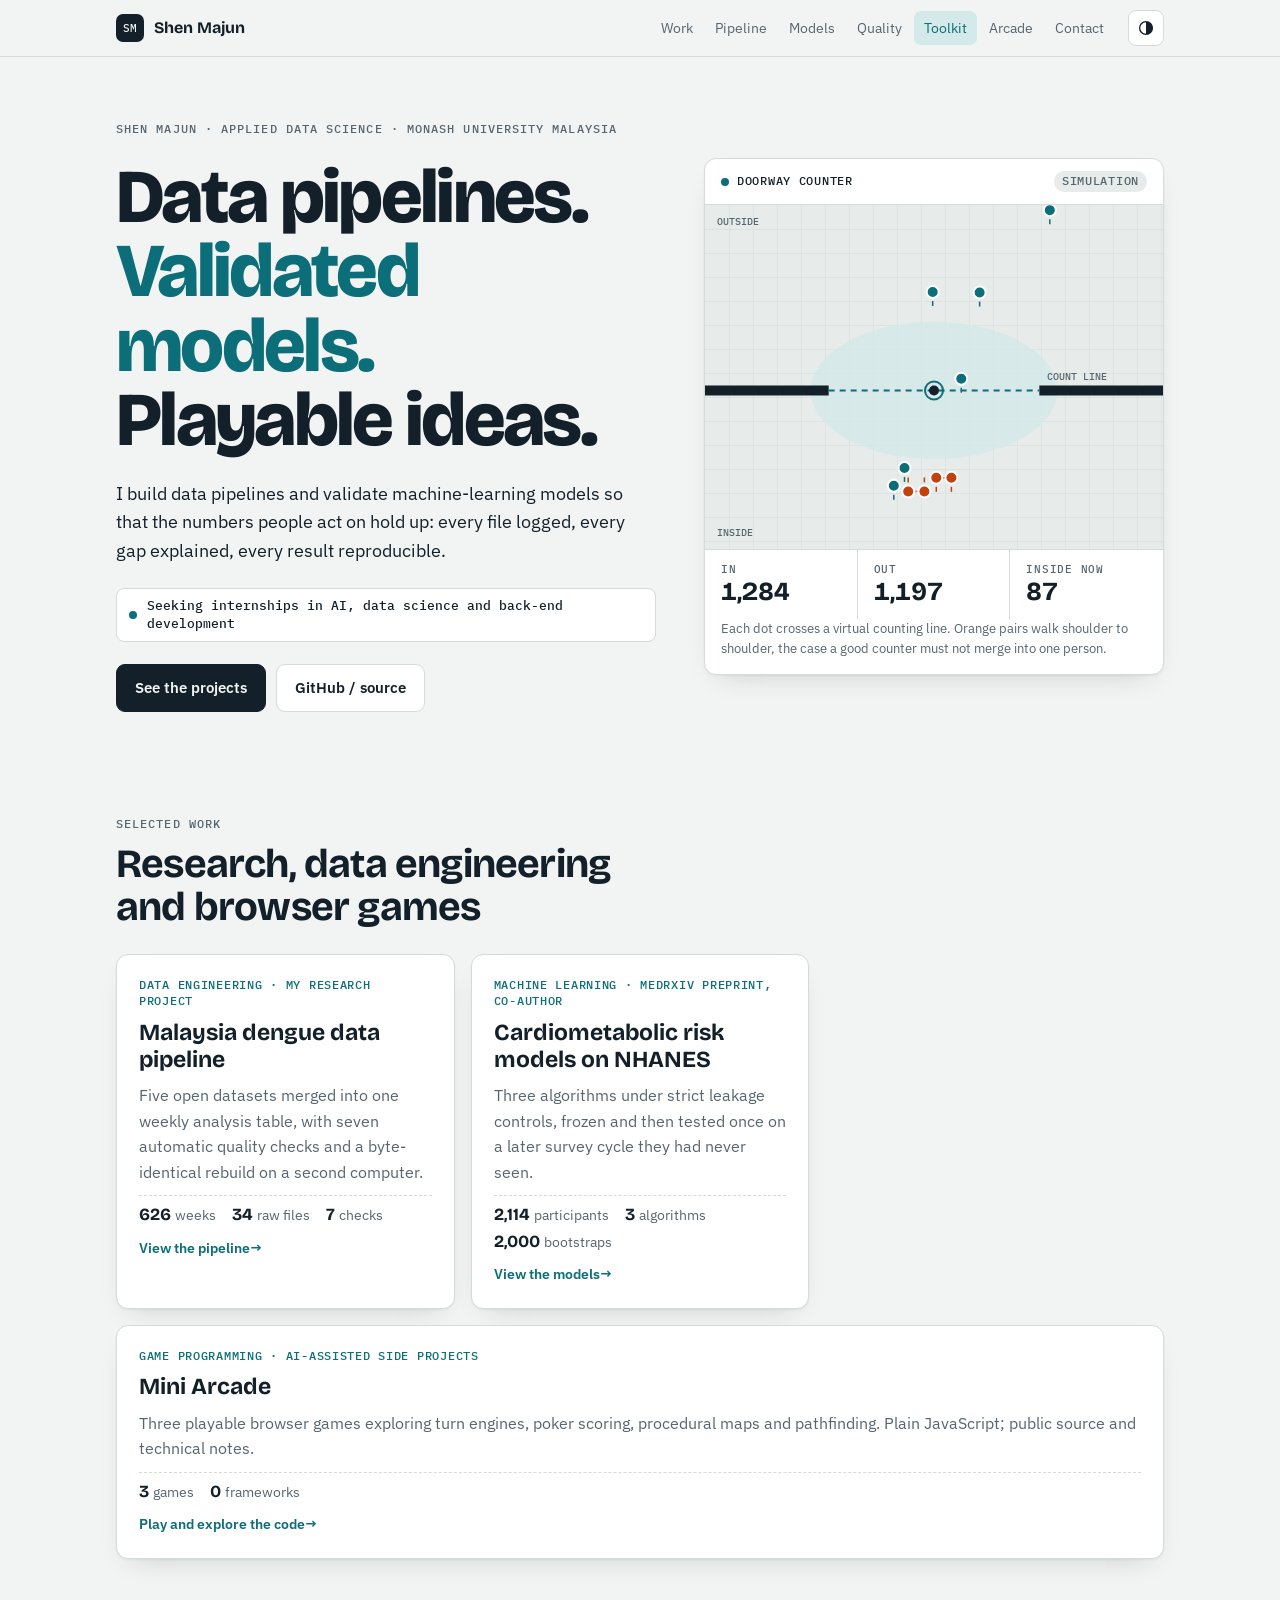
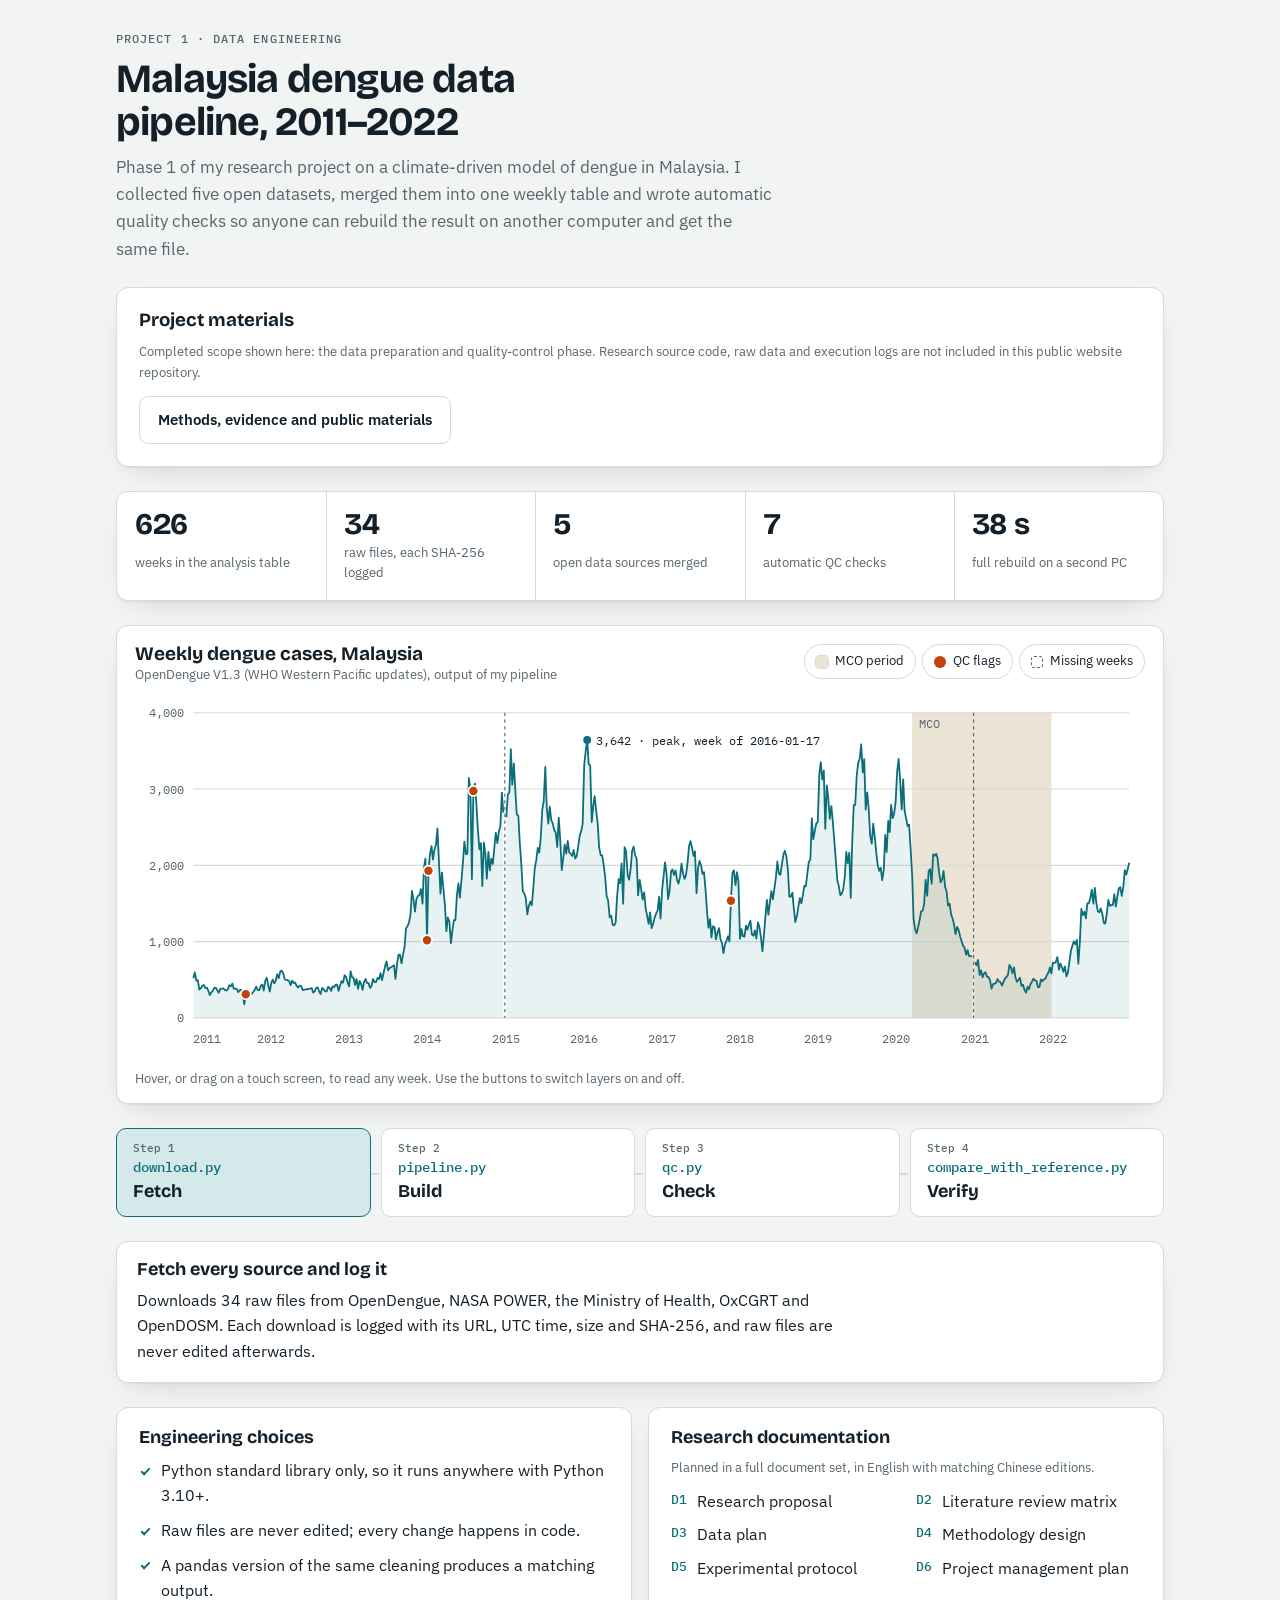
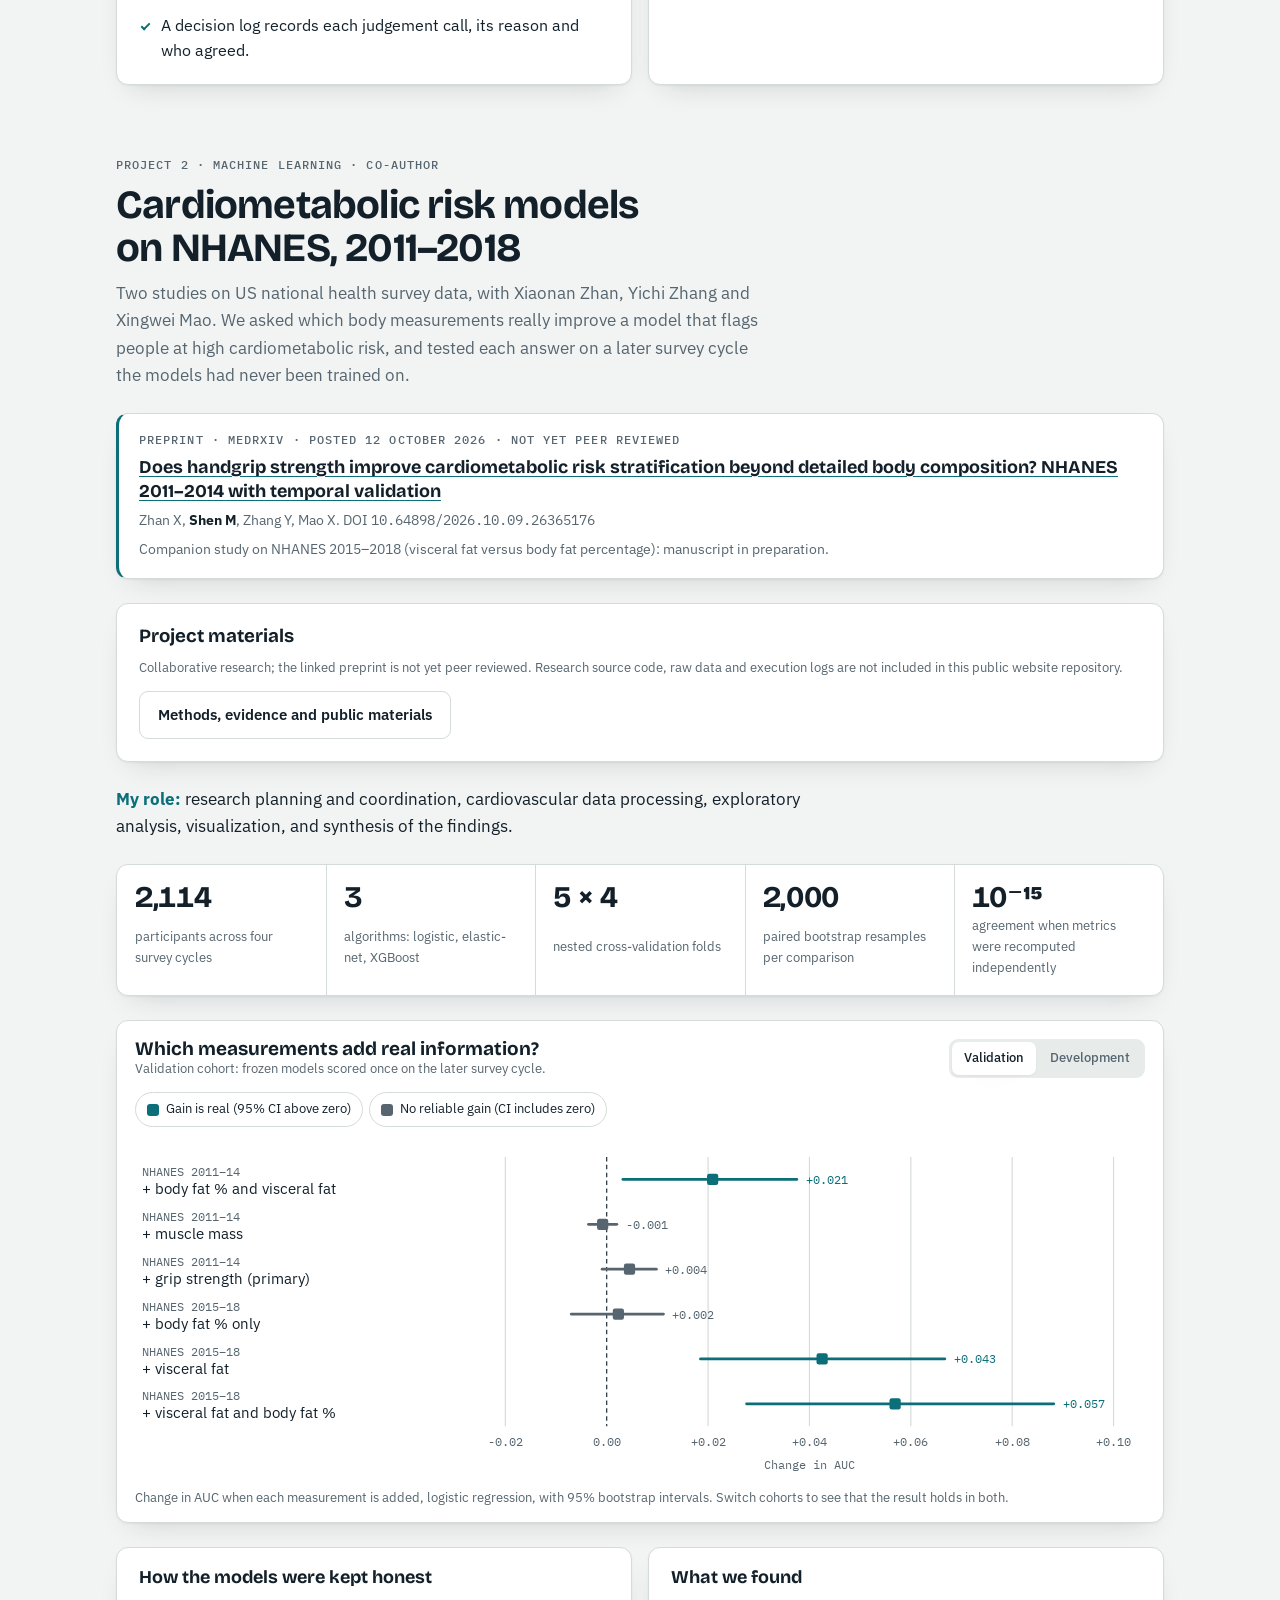
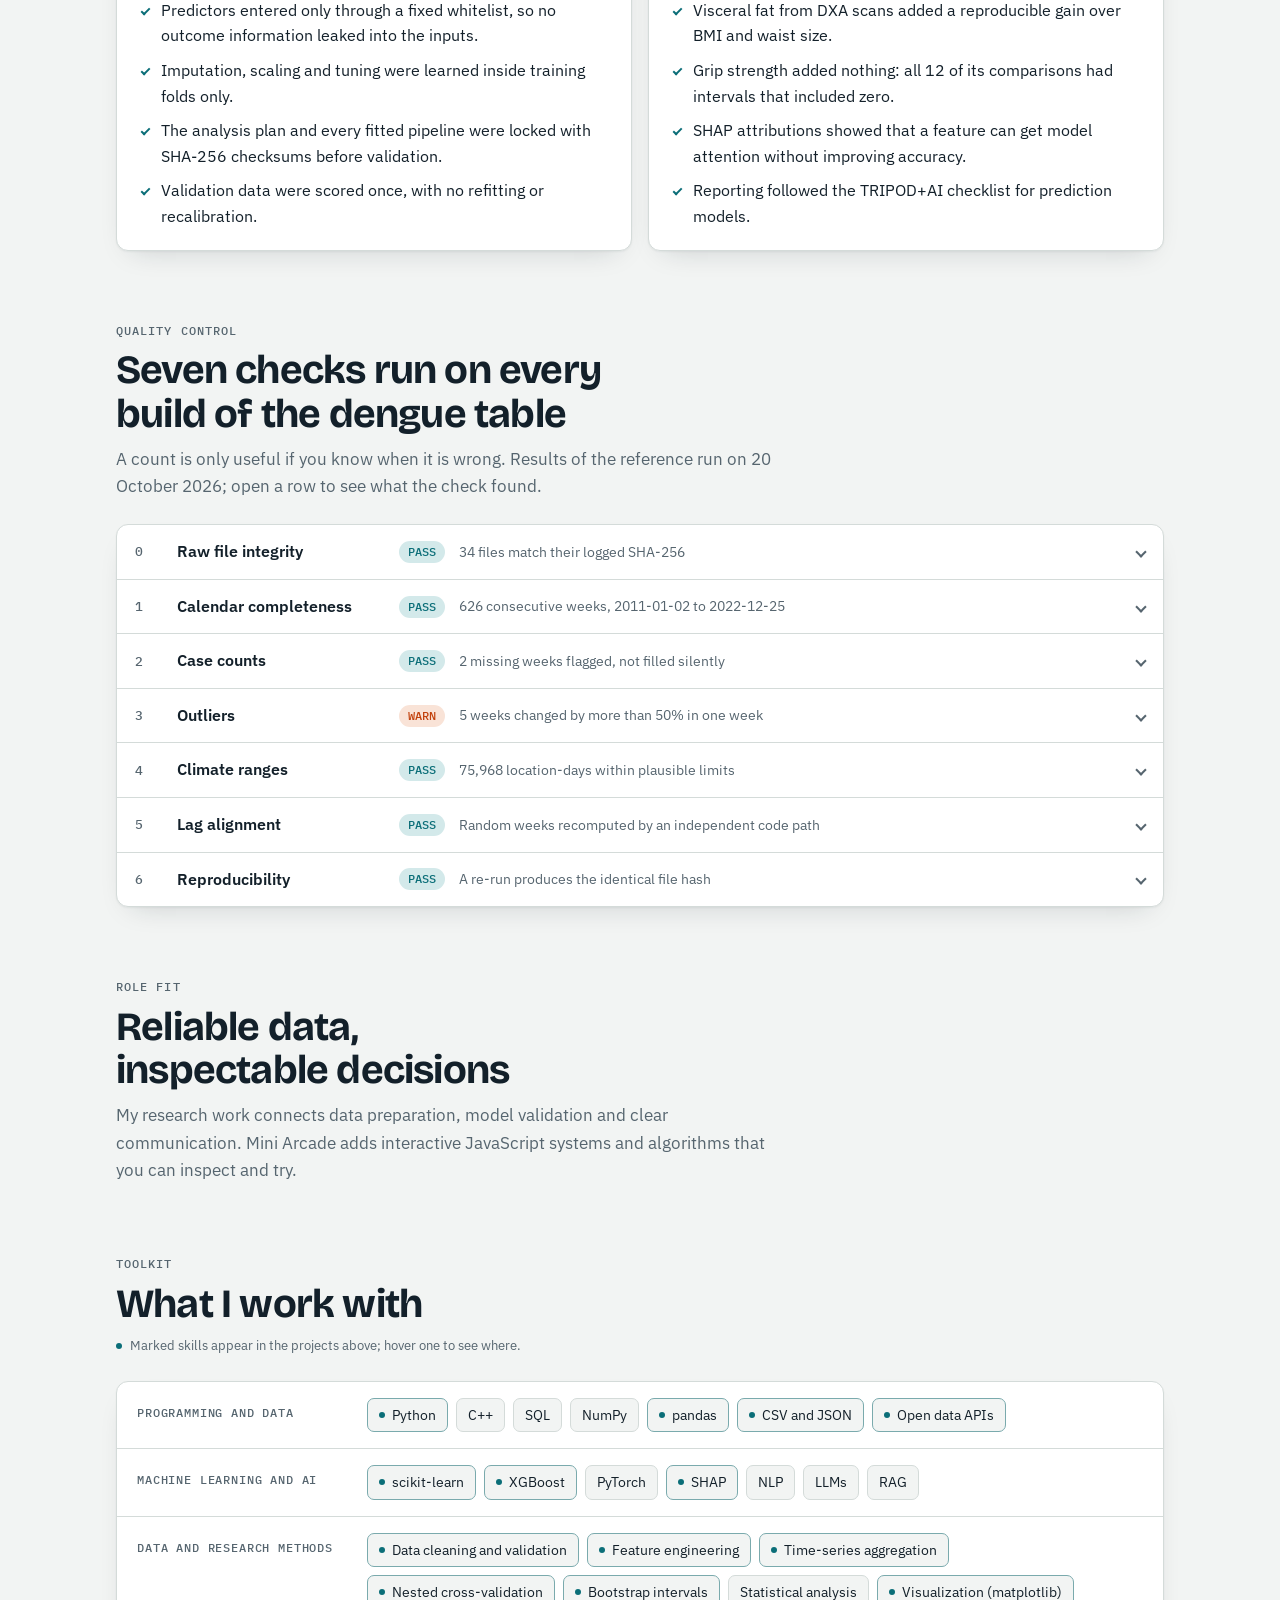
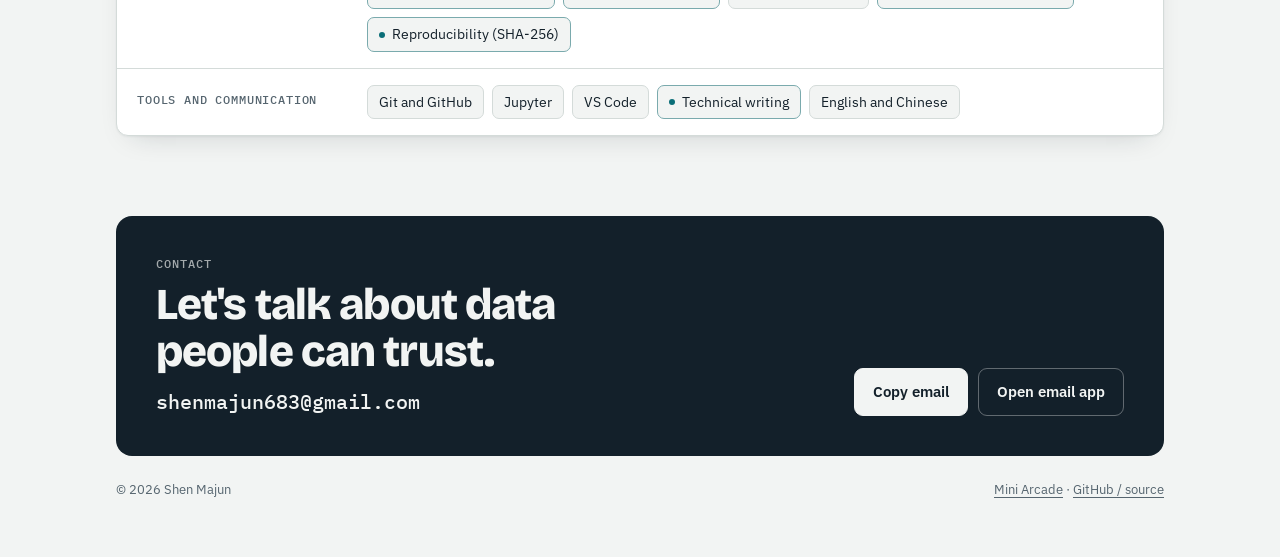
<file: index.html>
<!doctype html>
<html lang="en">
<head>
<meta charset="utf-8">
<meta name="viewport" content="width=device-width, initial-scale=1, viewport-fit=cover">
<meta name="description" content="Shen Majun, Applied Data Science, Monash University Malaysia. Reproducible data pipelines and validated machine-learning models.">
<meta name="author" content="Shen Majun">
<meta property="og:title" content="Shen Majun Portfolio">
<meta property="og:description" content="Reproducible data pipelines and validated machine-learning models.">
<link rel="icon" href="data:image/svg+xml,%3Csvg xmlns='http://www.w3.org/2000/svg' viewBox='0 0 32 32'%3E%3Crect width='32' height='32' rx='7' fill='%2313202a'/%3E%3Ctext x='16' y='21' font-family='monospace' font-size='13' fill='%23f2f4f3' text-anchor='middle'%3ESM%3C/text%3E%3C/svg%3E">
<style>*, *::before, *::after { box-sizing: border-box; } body { margin: 0; } img { max-width: 100%; } [hidden] { display: none !important; }</style>
<title>Shen Majun Portfolio</title>
<link rel="preconnect" href="https://fonts.googleapis.com">
<link rel="preconnect" href="https://fonts.gstatic.com" crossorigin>
<link rel="stylesheet" href="https://fonts.googleapis.com/css2?family=Bricolage+Grotesque:opsz,wght@12..96,500;12..96,700;12..96,800&family=IBM+Plex+Sans:wght@400;500;600&family=IBM+Plex+Mono:wght@400;500&display=swap">
<link rel="stylesheet" href="assets/style.css">
<link rel="canonical" href="https://respooner.github.io/">
</head>
<body>
<nav class="nav" aria-label="Sections">
  <div class="nav-inner">
    <a class="mark" href="#top"><i>SM</i><span>Shen Majun</span></a>
    <div class="nav-links">
      <a href="#work">Work</a><a href="#pipeline">Pipeline</a><a href="#models">Models</a><a href="#qc">Quality</a><a href="#toolkit">Toolkit</a><a href="/mini-arcade/">Arcade</a><a href="#contact">Contact</a>
    </div>
    <button class="icon-btn" id="theme" type="button" aria-label="Switch light or dark theme" title="Switch light or dark theme">
      <svg width="18" height="18" viewBox="0 0 24 24" aria-hidden="true"><circle cx="12" cy="12" r="8.5" fill="none" stroke="currentColor" stroke-width="1.8"/><path d="M12 3.5a8.5 8.5 0 0 1 0 17z" fill="currentColor"/></svg>
    </button>
  </div>
</nav>

<main class="wrap" id="top">
  <header class="hero">
    <div class="hero-copy">
      <p class="eyebrow">Shen Majun · Applied Data Science · Monash University Malaysia</p>
      <h1>Data pipelines. <em>Validated models.</em> Playable ideas.</h1>
      <p class="hero-text">I build data pipelines and validate machine-learning models so that the numbers people act on hold up: every file logged, every gap explained, every result reproducible.</p>
      <p class="target"><i></i>Seeking internships in AI, data science and back-end development</p>
      <div class="cta">
        <a class="btn primary" href="#work">See the projects</a>
        <a class="btn" href="https://github.com/respooner/respooner.github.io">GitHub / source</a>
      </div>
    </div>
    <figure class="door card">
      <div class="door-head"><span class="live"><i></i>Doorway counter</span><span class="door-tag">Simulation</span></div>
      <canvas id="door" role="img" aria-label="Animated top-down view of people walking in and out through a doorway while a counter tallies each crossing"></canvas>
      <div class="door-stats" aria-live="off">
        <div><span>In</span><b id="c-in">1,284</b></div>
        <div><span>Out</span><b id="c-out">1,197</b></div>
        <div><span>Inside now</span><b id="c-now">87</b></div>
      </div>
      <figcaption>Each dot crosses a virtual counting line. Orange pairs walk shoulder to shoulder, the case a good counter must not merge into one person.</figcaption>
    </figure>
  </header>

  <section class="sec" id="work">
    <div class="sec-head">
      <p class="eyebrow">Selected work</p>
      <h2>Research, data engineering and browser games</h2>
    </div>
    <div class="work-grid">
      <a class="work-card card" href="#pipeline">
        <span class="kind">Data engineering · my research project</span>
        <strong>Malaysia dengue data pipeline</strong>
        <span class="desc">Five open datasets merged into one weekly analysis table, with seven automatic quality checks and a byte-identical rebuild on a second computer.</span>
        <span class="stats"><span><b>626</b>weeks</span><span><b>34</b>raw files</span><span><b>7</b>checks</span></span>
        <span class="go">View the pipeline</span>
      </a>
      <a class="work-card card" href="#models">
        <span class="kind">Machine learning · medRxiv preprint, co-author</span>
        <strong>Cardiometabolic risk models on NHANES</strong>
        <span class="desc">Three algorithms under strict leakage controls, frozen and then tested once on a later survey cycle they had never seen.</span>
        <span class="stats"><span><b>2,114</b>participants</span><span><b>3</b>algorithms</span><span><b>2,000</b>bootstraps</span></span>
        <span class="go">View the models</span>
      </a>
      <a class="work-card card" href="/mini-arcade/">
        <span class="kind">Game programming · AI-assisted side projects</span>
        <strong>Mini Arcade</strong>
        <span class="desc">Three playable browser games exploring turn engines, poker scoring, procedural maps and pathfinding. Plain JavaScript; public source and technical notes.</span>
        <span class="stats"><span><b>3</b>games</span><span><b>0</b>frameworks</span></span>
        <span class="go">Play and explore the code</span>
      </a>
    </div>
  </section>

  <section class="sec" id="pipeline">
    <div class="sec-head">
      <p class="eyebrow">Project 1 · Data engineering</p>
      <h2>Malaysia dengue data pipeline, 2011–2022</h2>
      <p class="lede">Phase 1 of my research project on a climate-driven model of dengue in Malaysia. I collected five open datasets, merged them into one weekly table and wrote automatic quality checks so anyone can rebuild the result on another computer and get the same file.</p>
    </div>
    <div class="evidence card">
      <h3>Project materials</h3>
      <p class="caption">Completed scope shown here: the data preparation and quality-control phase. Research source code, raw data and execution logs are not included in this public website repository.</p>
      <div class="cta"><a class="btn" href="/projects/research.html#dengue">Methods, evidence and public materials</a></div>
    </div>
    <div class="tally card">
      <div><b>626</b><span>weeks in the analysis table</span></div>
      <div><b>34</b><span>raw files, each SHA-256 logged</span></div>
      <div><b>5</b><span>open data sources merged</span></div>
      <div><b>7</b><span>automatic QC checks</span></div>
      <div><b>38 s</b><span>full rebuild on a second PC</span></div>
    </div>
    <div class="card chart-card">
      <div class="card-head">
        <div><h3>Weekly dengue cases, Malaysia</h3><p class="caption">OpenDengue V1.3 (WHO Western Pacific updates), output of my pipeline</p></div>
        <div class="chips" role="group" aria-label="Chart layers">
          <button class="chip" type="button" aria-pressed="true" data-layer="mco"><i class="sw band"></i>MCO period</button>
          <button class="chip" type="button" aria-pressed="true" data-layer="flags"><i class="sw flag"></i>QC flags</button>
          <button class="chip" type="button" aria-pressed="true" data-layer="gaps"><i class="sw gap"></i>Missing weeks</button>
        </div>
      </div>
      <div class="chart-wrap">
        <div class="chart-scroll"><svg id="chart" viewBox="0 0 900 320" role="img" aria-label="Weekly dengue cases in Malaysia from 2011 to 2022, peaking at 3,642 in January 2016 and above 3,500 in 2019, then dropping sharply during the Movement Control Order"></svg></div>
        <div class="tip" id="chart-tip" hidden></div>
      </div>
      <p class="caption">Hover, or drag on a touch screen, to read any week. Use the buttons to switch layers on and off.</p>
    </div>

    <div class="flow" role="tablist" aria-label="Pipeline steps">
      <button class="step" role="tab" type="button" aria-selected="true" aria-controls="step-panel" data-step="0"><span class="n">Step 1</span><span class="file">download.py</span><span class="verb">Fetch</span></button>
      <button class="step" role="tab" type="button" aria-selected="false" aria-controls="step-panel" data-step="1"><span class="n">Step 2</span><span class="file">pipeline.py</span><span class="verb">Build</span></button>
      <button class="step" role="tab" type="button" aria-selected="false" aria-controls="step-panel" data-step="2"><span class="n">Step 3</span><span class="file">qc.py</span><span class="verb">Check</span></button>
      <button class="step" role="tab" type="button" aria-selected="false" aria-controls="step-panel" data-step="3"><span class="n">Step 4</span><span class="file">compare_with_reference.py</span><span class="verb">Verify</span></button>
    </div>
    <div class="step-panel card" id="step-panel" role="tabpanel" aria-live="polite">
      <h3 id="step-title">Fetch every source and log it</h3>
      <p id="step-text">Downloads 34 raw files from OpenDengue, NASA POWER, the Ministry of Health, OxCGRT and OpenDOSM. Each download is logged with its URL, UTC time, size and SHA-256, and raw files are never edited afterwards.</p>
    </div>

    <div class="cols">
      <div class="card">
        <h3>Engineering choices</h3>
        <ul class="ticks">
          <li>Python standard library only, so it runs anywhere with Python 3.10+.</li>
          <li>Raw files are never edited; every change happens in code.</li>
          <li>A pandas version of the same cleaning produces a matching output.</li>
          <li>A decision log records each judgement call, its reason and who agreed.</li>
        </ul>
      </div>
      <div class="card">
        <h3>Research documentation</h3>
        <p class="caption">Planned in a full document set, in English with matching Chinese editions.</p>
        <ul class="docs">
          <li><b>D1</b>Research proposal</li>
          <li><b>D2</b>Literature review matrix</li>
          <li><b>D3</b>Data plan</li>
          <li><b>D4</b>Methodology design</li>
          <li><b>D5</b>Experimental protocol</li>
          <li><b>D6</b>Project management plan</li>
        </ul>
      </div>
    </div>
  </section>

  <section class="sec" id="models">
    <div class="sec-head">
      <p class="eyebrow">Project 2 · Machine learning · co-author</p>
      <h2>Cardiometabolic risk models on NHANES, 2011–2018</h2>
      <p class="lede">Two studies on US national health survey data, with Xiaonan Zhan, Yichi Zhang and Xingwei Mao. We asked which body measurements really improve a model that flags people at high cardiometabolic risk, and tested each answer on a later survey cycle the models had never been trained on.</p>
    </div>
    <div class="cite card">
      <p class="eyebrow">Preprint · medRxiv · posted 12 October 2026 · not yet peer reviewed</p>
      <a href="https://www.medrxiv.org/content/10.64898/2026.10.09.26365176v1" target="_blank" rel="noopener">Does handgrip strength improve cardiometabolic risk stratification beyond detailed body composition? NHANES 2011–2014 with temporal validation</a>
      <p class="authors">Zhan X, <strong>Shen M</strong>, Zhang Y, Mao X. DOI <span class="doi">10.64898/2026.10.09.26365176</span></p>
      <p class="authors">Companion study on NHANES 2015–2018 (visceral fat versus body fat percentage): manuscript in preparation.</p>
    </div>
    <div class="evidence card">
      <h3>Project materials</h3>
      <p class="caption">Collaborative research; the linked preprint is not yet peer reviewed. Research source code, raw data and execution logs are not included in this public website repository.</p>
      <div class="cta"><a class="btn" href="/projects/research.html#nhanes">Methods, evidence and public materials</a></div>
    </div>
    <p class="role"><strong>My role:</strong> research planning and coordination, cardiovascular data processing, exploratory analysis, visualization, and synthesis of the findings.</p>
    <div class="tally card">
      <div><b>2,114</b><span>participants across four survey cycles</span></div>
      <div><b>3</b><span>algorithms: logistic, elastic-net, XGBoost</span></div>
      <div><b>5 × 4</b><span>nested cross-validation folds</span></div>
      <div><b>2,000</b><span>paired bootstrap resamples per comparison</span></div>
      <div><b>10⁻¹⁵</b><span>agreement when metrics were recomputed independently</span></div>
    </div>
    <div class="card chart-card">
      <div class="card-head">
        <div><h3>Which measurements add real information?</h3><p class="caption" id="forest-note">Validation cohort: frozen models scored once on the later survey cycle.</p></div>
        <div class="seg" role="group" aria-label="Cohort">
          <button type="button" aria-pressed="true" data-cohort="val">Validation</button>
          <button type="button" aria-pressed="false" data-cohort="dev">Development</button>
        </div>
      </div>
      <div class="chips" aria-hidden="true">
        <span class="chip"><i class="sw line"></i>Gain is real (95% CI above zero)</span>
        <span class="chip"><i class="sw mute"></i>No reliable gain (CI includes zero)</span>
      </div>
      <div class="chart-wrap">
        <div class="chart-scroll"><svg id="forest" viewBox="0 0 900 300" role="img" aria-label="Change in AUC for six comparisons. Visceral fat adds about 0.04 and visceral fat plus body fat about 0.06 in validation; grip strength, muscle mass and body fat alone add nothing reliable"></svg></div>
        <div class="tip" id="forest-tip" hidden></div>
      </div>
      <p class="caption">Change in AUC when each measurement is added, logistic regression, with 95% bootstrap intervals. Switch cohorts to see that the result holds in both.</p>
    </div>
    <div class="cols">
      <div class="card">
        <h3>How the models were kept honest</h3>
        <ul class="ticks">
          <li>Predictors entered only through a fixed whitelist, so no outcome information leaked into the inputs.</li>
          <li>Imputation, scaling and tuning were learned inside training folds only.</li>
          <li>The analysis plan and every fitted pipeline were locked with SHA-256 checksums before validation.</li>
          <li>Validation data were scored once, with no refitting or recalibration.</li>
        </ul>
      </div>
      <div class="card">
        <h3>What we found</h3>
        <ul class="ticks">
          <li>Visceral fat from DXA scans added a reproducible gain over BMI and waist size.</li>
          <li>Grip strength added nothing: all 12 of its comparisons had intervals that included zero.</li>
          <li>SHAP attributions showed that a feature can get model attention without improving accuracy.</li>
          <li>Reporting followed the TRIPOD+AI checklist for prediction models.</li>
        </ul>
      </div>
    </div>
  </section>

  <section class="sec" id="qc">
    <div class="sec-head">
      <p class="eyebrow">Quality control</p>
      <h2>Seven checks run on every build of the dengue table</h2>
      <p class="lede">A count is only useful if you know when it is wrong. Results of the reference run on 20 October 2026; open a row to see what the check found.</p>
    </div>
    <div class="qc card">
      <details><summary><span class="n">0</span><span class="name">Raw file integrity</span><span class="pill pass">PASS</span><span class="sum">34 files match their logged SHA-256</span><i class="chev"></i></summary>
        <div class="more"><p>Every raw file is hashed again and compared with the hash written to <code>DOWNLOAD_LOG.csv</code> at download time, so a silently changed file cannot slip in.</p></div></details>
      <details><summary><span class="n">1</span><span class="name">Calendar completeness</span><span class="pill pass">PASS</span><span class="sum">626 consecutive weeks, 2011-01-02 to 2022-12-25</span><i class="chev"></i></summary>
        <div class="more"><p>Every Sunday-start week appears exactly once, with no duplicates and no jumps in the calendar.</p></div></details>
      <details><summary><span class="n">2</span><span class="name">Case counts</span><span class="pill pass">PASS</span><span class="sum">2 missing weeks flagged, not filled silently</span><i class="chev"></i></summary>
        <div class="more"><p>Missing in the source and kept as missing, with a flag column:</p><ul><li>2014-12-28</li><li>2020-12-27</li></ul></div></details>
      <details><summary><span class="n">3</span><span class="name">Outliers</span><span class="pill warn">WARN</span><span class="sum">5 weeks changed by more than 50% in one week</span><i class="chev"></i></summary>
        <div class="more"><p>Raised as warnings for review against the WHO source. The 2013-12-29 drop is the first week taken from a different WHO source document.</p><ul><li>2011-09-04: 178 → 310 (+74%)</li><li>2013-12-29: 2,087 → 1,019 (−51%)</li><li>2014-01-05: 1,019 → 1,930 (+89%)</li><li>2014-08-03: 1,818 → 2,975 (+64%)</li><li>2017-11-19: 1,003 → 1,536 (+53%)</li></ul></div></details>
      <details><summary><span class="n">4</span><span class="name">Climate ranges</span><span class="pill pass">PASS</span><span class="sum">75,968 location-days within plausible limits</span><i class="chev"></i></summary>
        <div class="more"><p>Daily temperature, rainfall and humidity at 16 state capitals checked against physical limits before weekly aggregation.</p></div></details>
      <details><summary><span class="n">5</span><span class="name">Lag alignment</span><span class="pill pass">PASS</span><span class="sum">Random weeks recomputed by an independent code path</span><i class="chev"></i></summary>
        <div class="more"><p>Five random weeks, one random lag each, three variables. Examples:</p><ul><li>2015-02-22 temperature lag 1: stored 25.6847, recomputed 25.6847</li><li>2019-08-18 rainfall lag 4: stored 38.2796, recomputed 38.2796</li><li>2020-06-07 humidity lag 7: stored 81.1897, recomputed 81.1897</li></ul></div></details>
      <details><summary><span class="n">6</span><span class="name">Reproducibility</span><span class="pill pass">PASS</span><span class="sum">A re-run produces the identical file hash</span><i class="chev"></i></summary>
        <div class="more"><p>SHA-256 of <code>analysis_weekly.csv</code>:</p><ul><li style="overflow-wrap:anywhere">63e874e087cb369cb9863af6ad390d835383f2904d66a9bf6e2590da670570d3</li></ul></div></details>
    </div>
  </section>



  <section class="sec" id="fit">
    <div class="sec-head"><p class="eyebrow">Role fit</p><h2>Reliable data, inspectable decisions</h2><p class="lede">My research work connects data preparation, model validation and clear communication. Mini Arcade adds interactive JavaScript systems and algorithms that you can inspect and try.</p></div>
  </section>
  <section class="sec" id="toolkit">
    <div class="sec-head">
      <p class="eyebrow">Toolkit</p>
      <h2>What I work with</h2>
      <p class="legend-note"><i></i>Marked skills appear in the projects above; hover one to see where.</p>
    </div>
    <dl class="skill-groups card">
      <div><dt>Programming and data</dt><dd class="skills">
        <span class="skill" tabindex="0" data-used="Dengue pipeline · NHANES models">Python</span><span class="skill">C++</span><span class="skill">SQL</span><span class="skill">NumPy</span><span class="skill" tabindex="0" data-used="pandas version of the dengue cleaning">pandas</span><span class="skill" tabindex="0" data-used="Dengue pipeline">CSV and JSON</span><span class="skill" tabindex="0" data-used="NASA POWER, OpenDOSM, MOH sources">Open data APIs</span>
      </dd></div>
      <div><dt>Machine learning and AI</dt><dd class="skills">
        <span class="skill" tabindex="0" data-used="NHANES models">scikit-learn</span><span class="skill" tabindex="0" data-used="NHANES models">XGBoost</span><span class="skill">PyTorch</span><span class="skill" tabindex="0" data-used="NHANES model explanations">SHAP</span><span class="skill">NLP</span><span class="skill">LLMs</span><span class="skill">RAG</span>
      </dd></div>
      <div><dt>Data and research methods</dt><dd class="skills">
        <span class="skill" tabindex="0" data-used="Dengue QC checks">Data cleaning and validation</span><span class="skill" tabindex="0" data-used="Climate lags in the dengue table">Feature engineering</span><span class="skill" tabindex="0" data-used="Daily to weekly climate">Time-series aggregation</span><span class="skill" tabindex="0" data-used="NHANES models">Nested cross-validation</span><span class="skill" tabindex="0" data-used="NHANES models">Bootstrap intervals</span><span class="skill">Statistical analysis</span><span class="skill" tabindex="0" data-used="NHANES figures">Visualization (matplotlib)</span><span class="skill" tabindex="0" data-used="Both projects">Reproducibility (SHA-256)</span>
      </dd></div>
      <div><dt>Tools and communication</dt><dd class="skills">
        <span class="skill">Git and GitHub</span><span class="skill">Jupyter</span><span class="skill">VS Code</span><span class="skill" tabindex="0" data-used="D1–D6 documents">Technical writing</span><span class="skill">English and Chinese</span>
      </dd></div>
    </dl>
  </section>

  <section class="contact" id="contact">
    <div>
      <p class="eyebrow">Contact</p>
      <h2>Let's talk about data people can trust.</h2>
      <p class="email" id="email">shenmajun683@gmail.com</p>
    </div>
    <div class="cta">
      <button class="btn primary" type="button" data-copy-email>Copy email</button>
      <a class="btn" href="mailto:shenmajun683@gmail.com">Open email app</a>
    </div>
  </section>
  <footer class="foot"><span>© 2026 Shen Majun</span><span><a href="/mini-arcade/">Mini Arcade</a> · <a href="https://github.com/respooner/respooner.github.io">GitHub / source</a></span></footer>
</main>

<script src="assets/main.js"></script>
</body>
</html>
</file>
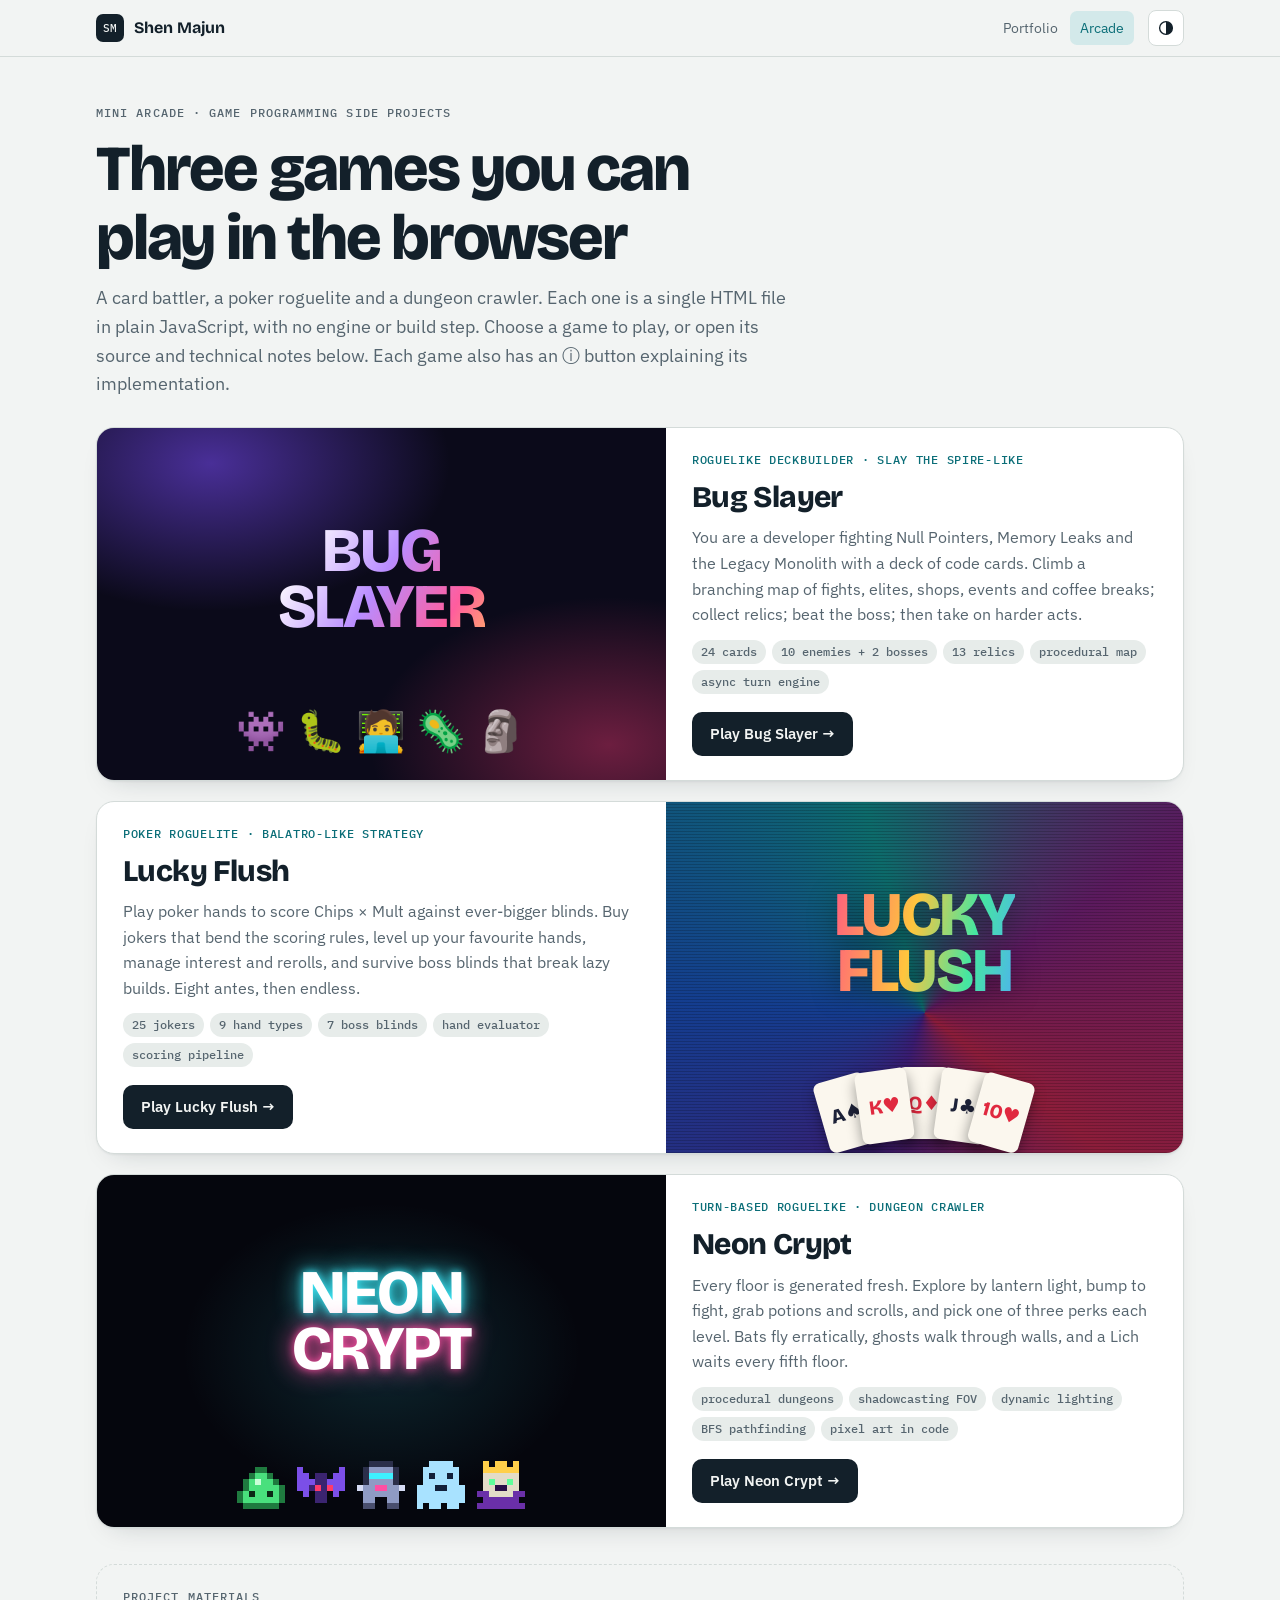
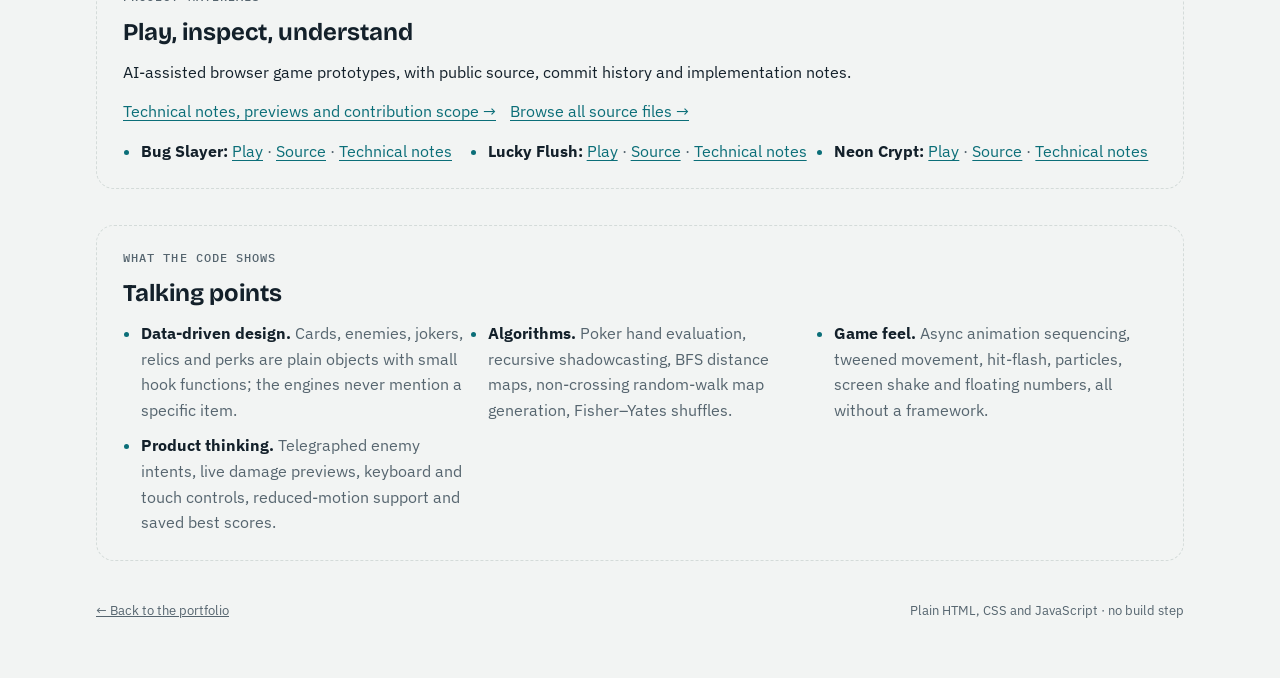
<file: games/index.html>
<!doctype html>
<html lang="en"><head><meta charset="utf-8"><meta name="viewport" content="width=device-width,initial-scale=1">
<meta name="robots" content="noindex,follow"><link rel="canonical" href="https://respooner.github.io/mini-arcade/">
<meta http-equiv="refresh" content="0;url=/mini-arcade/"><title>Page moved · Shen Majun</title>
<script>location.replace('/mini-arcade/' + location.search + location.hash);</script></head>
<body><p>This page has moved. <a href="/mini-arcade/">Open Mini Arcade</a>.</p></body></html>
</file>
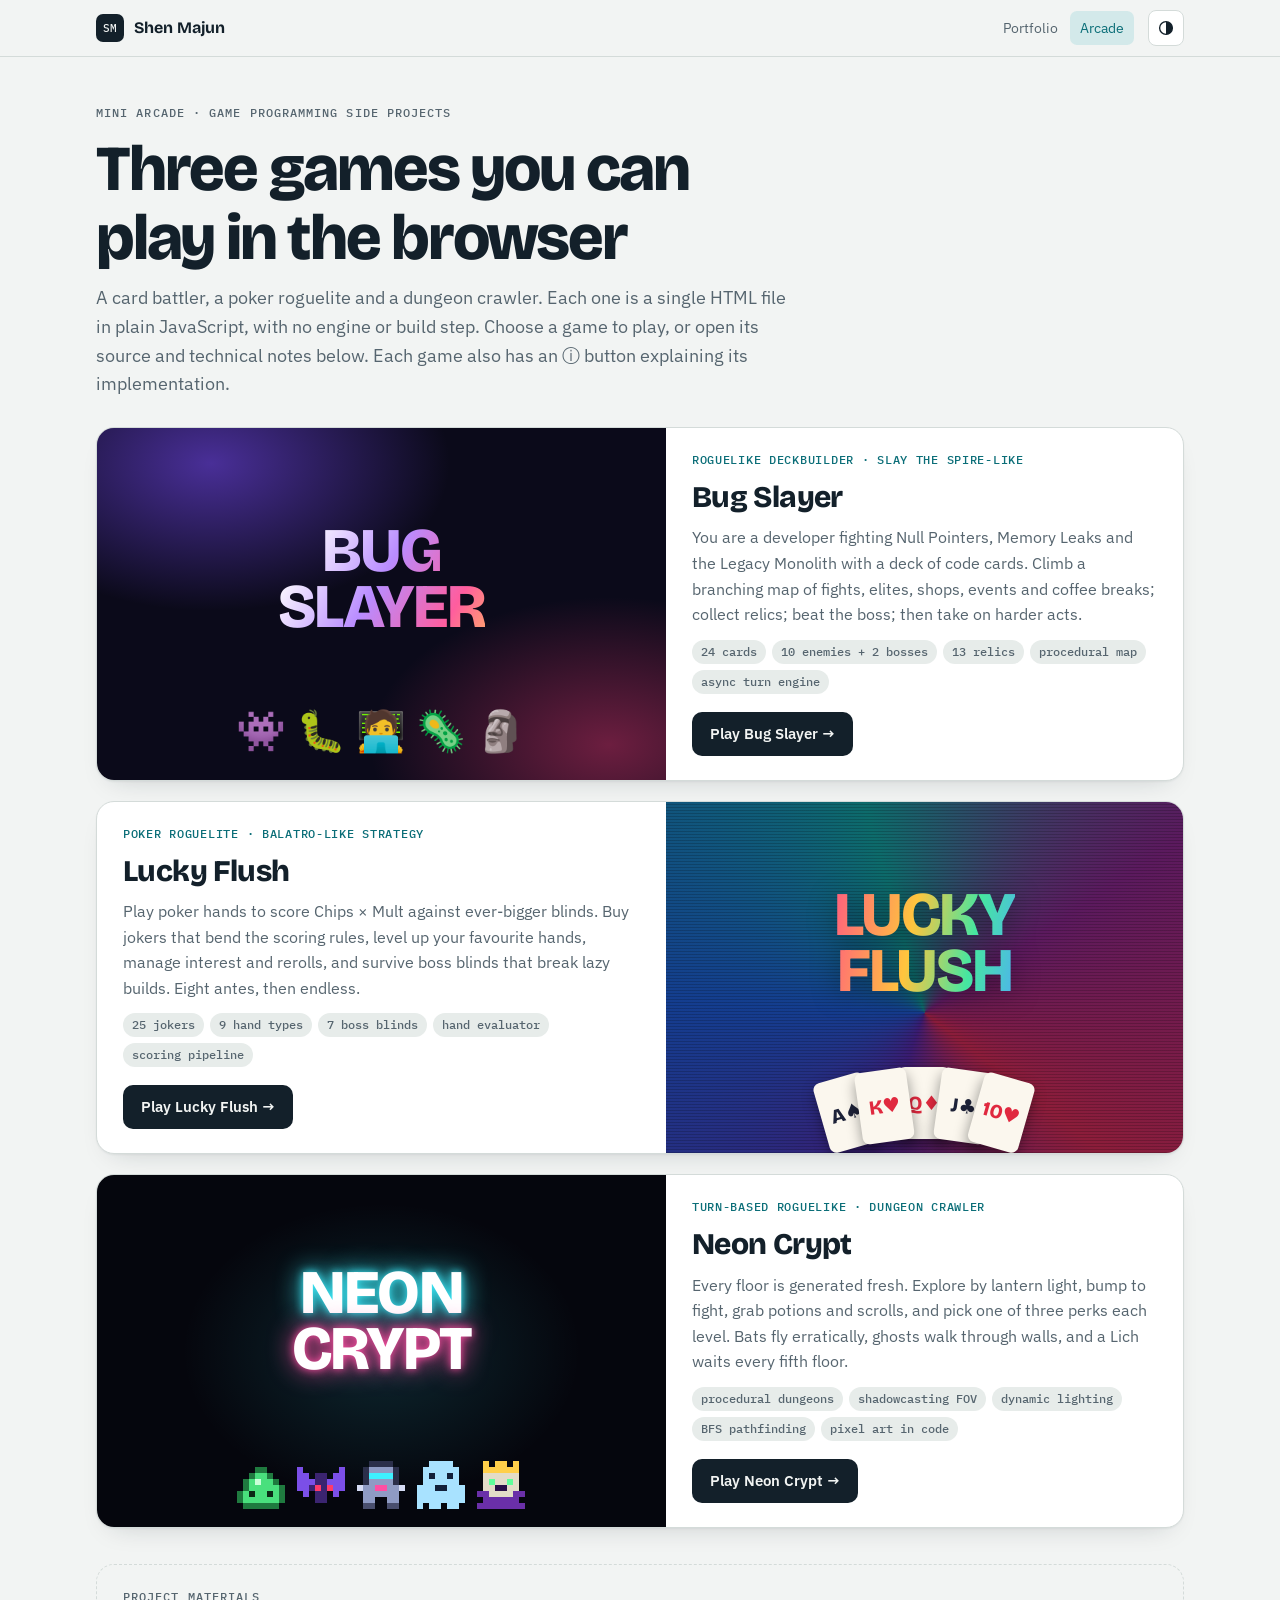
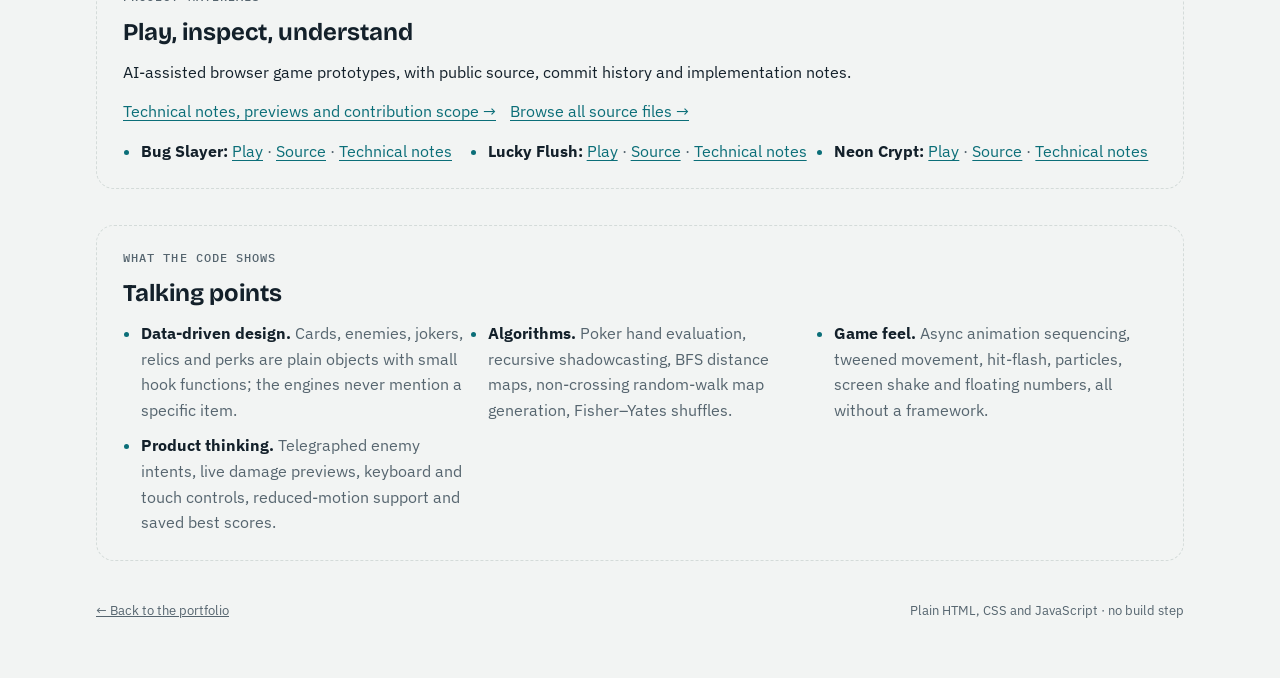
<file: mini-arcade/index.html>
<!doctype html>
<html lang="en">
<head>
<meta charset="utf-8">
<meta name="viewport" content="width=device-width, initial-scale=1, viewport-fit=cover">
<meta name="description" content="Three browser games by Shen Majun: a developer-themed deckbuilder, a poker roguelite and a neon dungeon crawler. Plain JavaScript, no build step.">
<meta name="author" content="Shen Majun">
<title>Mini Arcade · Shen Majun</title>
<link rel="icon" href="data:image/svg+xml,%3Csvg xmlns='http://www.w3.org/2000/svg' viewBox='0 0 32 32'%3E%3Crect width='32' height='32' rx='7' fill='%2313202a'/%3E%3Ctext x='16' y='21' font-family='monospace' font-size='13' fill='%23f2f4f3' text-anchor='middle'%3ESM%3C/text%3E%3C/svg%3E">
<link rel="preconnect" href="https://fonts.googleapis.com">
<link rel="preconnect" href="https://fonts.gstatic.com" crossorigin>
<link rel="stylesheet" href="https://fonts.googleapis.com/css2?family=Bricolage+Grotesque:opsz,wght@12..96,500;12..96,700;12..96,800&family=IBM+Plex+Sans:wght@400;500;600&family=IBM+Plex+Mono:wght@400;500&display=swap">
<style>
/* Arcade hub. Same tokens as the portfolio (assets/style.css) so it reads as part of the site
   in both themes; each game card carries a dark poster in that game's own palette. */
:root {
  --paper: #f2f4f3;
  --surface: #ffffff;
  --sunk: #e7ecea;
  --ink: #13202a;
  --muted: #56656f;
  --rule: #d4dbd9;
  --signal: #0b6e78;
  --signal-soft: #d3e9ea;
  --shadow: 0 1px 2px rgb(19 32 42 / .05), 0 12px 28px -16px rgb(19 32 42 / .22);
  --display: "Bricolage Grotesque", "Segoe UI", system-ui, sans-serif;
  --body: "IBM Plex Sans", "Segoe UI", system-ui, sans-serif;
  --mono: "IBM Plex Mono", ui-monospace, Consolas, monospace;
}
@media (prefers-color-scheme: dark) {
  :root:not([data-theme="light"]) {
    --paper: #0e1519; --surface: #151f25; --sunk: #1b272e; --ink: #e4ebed; --muted: #95a4ac; --rule: #26343d;
    --signal: #55c4ce; --signal-soft: #133a40;
    --shadow: 0 1px 2px rgb(0 0 0 / .3), 0 12px 28px -16px rgb(0 0 0 / .7);
    color-scheme: dark;
  }
}
:root[data-theme="dark"] {
  --paper: #0e1519; --surface: #151f25; --sunk: #1b272e; --ink: #e4ebed; --muted: #95a4ac; --rule: #26343d;
  --signal: #55c4ce; --signal-soft: #133a40;
  --shadow: 0 1px 2px rgb(0 0 0 / .3), 0 12px 28px -16px rgb(0 0 0 / .7);
  color-scheme: dark;
}

*, *::before, *::after { box-sizing: border-box; }
[hidden] { display: none !important; }
body { margin: 0; background: var(--paper); color: var(--ink); font: 400 16px/1.6 var(--body); -webkit-font-smoothing: antialiased; }
h1, h2, h3 { font-family: var(--display); text-wrap: balance; margin: 0; line-height: 1.08; }
p, ul { margin: 0; }
a { color: inherit; }
button { font: inherit; color: inherit; }
:focus-visible { outline: 2px solid var(--signal); outline-offset: 2px; border-radius: 4px; }
code { font: 400 .9em var(--mono); background: var(--signal-soft); padding: 1px 5px; border-radius: 4px; }
.eyebrow { font: 500 12px/1.4 var(--mono); letter-spacing: .09em; text-transform: uppercase; color: var(--muted); }

/* ---------- nav ---------- */
.nav { position: sticky; top: 0; z-index: 20; border-bottom: 1px solid var(--rule);
  background: color-mix(in srgb, var(--paper) 88%, transparent); backdrop-filter: saturate(1.4) blur(12px); -webkit-backdrop-filter: saturate(1.4) blur(12px); }
.nav-inner { max-width: 1120px; margin: 0 auto; display: flex; align-items: center; gap: 14px; padding: 10px 16px; }
.mark { display: flex; align-items: center; gap: 10px; text-decoration: none; font: 700 16px/1 var(--display); white-space: nowrap; flex: none; }
.mark i { width: 28px; height: 28px; border-radius: 7px; background: var(--ink); color: var(--paper); display: grid; place-items: center; font: 500 11px/1 var(--mono); font-style: normal; }
.nav-links { display: flex; gap: 2px; margin-left: auto; min-width: 0; }
.nav-links a { padding: 6px 10px; border-radius: 7px; font-size: 14px; color: var(--muted); text-decoration: none; white-space: nowrap; }
.nav-links a:hover { color: var(--ink); background: var(--sunk); }
.nav-links a.active { color: var(--signal); background: var(--signal-soft); }
.icon-btn { flex: none; width: 36px; height: 36px; display: grid; place-items: center; padding: 0; border-radius: 8px; border: 1px solid var(--rule); background: var(--surface); cursor: pointer; }
.icon-btn:hover { border-color: var(--signal); }
@media (max-width: 600px) { .mark span { display: none; } }

/* ---------- page ---------- */
.wrap { max-width: 1120px; margin: 0 auto; padding: 0 16px 56px; }
.page-head { display: grid; gap: 12px; padding-block: 48px 28px; }
.page-head h1 { font-size: clamp(38px, 6vw, 64px); font-weight: 800; letter-spacing: -.035em; max-width: 16ch; }
.page-head .lede { max-width: 64ch; color: var(--muted); font-size: 18px; }
.foot { display: flex; flex-wrap: wrap; justify-content: space-between; gap: 8px; padding-top: 40px; color: var(--muted); font-size: 13px; }

/* ---------- game cards ---------- */
.games { display: grid; gap: 20px; }
.game { display: grid; grid-template-columns: minmax(0, 1.1fr) minmax(0, 1fr); background: var(--surface); border: 1px solid var(--rule); border-radius: 18px;
  box-shadow: var(--shadow); overflow: hidden; text-decoration: none; transition: transform .2s, border-color .2s; }
.game:hover { transform: translateY(-3px); border-color: var(--signal); }
.game:nth-child(even) .poster { order: 2; }
@media (max-width: 820px) { .game { grid-template-columns: 1fr; } .game:nth-child(even) .poster { order: 0; } }
.poster { position: relative; min-height: 260px; display: grid; place-items: center; overflow: hidden; isolation: isolate; color: #fff; }
.poster .big { font: 800 clamp(40px, 6vw, 62px)/.9 var(--display); letter-spacing: -.03em; text-align: center; position: relative; z-index: 2; }
.poster .art { position: absolute; inset: 0; z-index: 1; display: flex; align-items: flex-end; justify-content: center; gap: 10px; padding-bottom: 18px; font-size: 40px; opacity: .95; }
.poster .art span { display: inline-block; transition: transform .3s; }
.game:hover .poster .art span { transform: translateY(-6px); }
.game:hover .poster .art span:nth-child(2n) { transform: translateY(-10px) rotate(-6deg); }
.p-bug { background: radial-gradient(60% 60% at 20% 10%, rgb(124 77 255 / .55), transparent 70%), radial-gradient(60% 60% at 90% 90%, rgb(255 60 120 / .4), transparent 70%), #0b0a1a; }
.p-bug .big { background: linear-gradient(120deg, #fff 10%, #b98cff 45%, #ff5d9e 75%, #ffcb52); -webkit-background-clip: text; background-clip: text; color: transparent; padding-bottom: 50px; }
.p-flush { background: conic-gradient(from 200deg at 50% 60%, #3a1c71, #143d8f, #0d6b6b, #5b1a5e, #8c1d3a, #3a1c71); }
.p-flush::after { content: ""; position: absolute; inset: 0; background: repeating-linear-gradient(0deg, rgb(0 0 0 / .18) 0 1px, transparent 1px 3px); z-index: 0; }
.p-flush .big { background: linear-gradient(100deg, #ff5e7e, #ffc53d 40%, #46e6a0 70%, #4fa8ff); -webkit-background-clip: text; background-clip: text; color: transparent; filter: drop-shadow(0 4px 14px rgb(0 0 0 / .4)); padding-bottom: 70px; }
.p-flush .cards { position: absolute; bottom: 14px; left: 50%; transform: translateX(-50%); display: flex; z-index: 1; }
.p-flush .cards b { width: 52px; height: 72px; border-radius: 7px; background: #fbf7ee; color: #1d2238; display: grid; place-items: center; font: 800 20px var(--display); margin: 0 -6px;
  box-shadow: 0 6px 14px rgb(0 0 0 / .4); transition: transform .3s; }
.p-flush .cards b.r { color: #e0293f; }
.p-flush .cards b:nth-child(1) { transform: rotate(-16deg) translateY(10px); } .p-flush .cards b:nth-child(2) { transform: rotate(-8deg) translateY(3px); }
.p-flush .cards b:nth-child(4) { transform: rotate(8deg) translateY(3px); } .p-flush .cards b:nth-child(5) { transform: rotate(16deg) translateY(10px); }
.game:hover .p-flush .cards b { margin: 0 -2px; }
.p-crypt { background: radial-gradient(50% 60% at 50% 50%, rgb(62 240 255 / .14), transparent 70%), #05060d; }
.p-crypt .big { color: #fff; text-shadow: 0 0 8px #3ef0ff, 0 0 26px #3ef0ff; padding-bottom: 60px; }
.p-crypt .big span { text-shadow: 0 0 8px #ff4fa3, 0 0 26px #ff4fa3; }
.p-crypt canvas { position: absolute; bottom: 18px; left: 50%; transform: translateX(-50%); width: 288px; height: 48px; image-rendering: pixelated; z-index: 1; }
.info { padding: 24px 26px; display: grid; gap: 12px; align-content: center; }
.info .kind { font: 500 12px/1.4 var(--mono); letter-spacing: .06em; text-transform: uppercase; color: var(--signal); }
.info h2 { font-size: 30px; font-weight: 800; letter-spacing: -.02em; }
.info p { color: var(--muted); }
.tags { display: flex; flex-wrap: wrap; gap: 6px; }
.tag { font: 500 12px/1 var(--mono); padding: 6px 9px; border-radius: 99px; background: var(--sunk); color: var(--muted); }
.info .row { display: flex; flex-wrap: wrap; align-items: center; gap: 10px 16px; padding-top: 6px; }
.play { display: inline-flex; align-items: center; gap: 8px; padding: 10px 18px; border-radius: 10px; background: var(--ink); color: var(--paper); font-weight: 600; font-size: 15px; }
.game:hover .play { background: var(--signal); }
.best { font: 500 13px var(--mono); color: var(--muted); }

.how { margin-top: 36px; padding: 24px 26px; border-radius: 18px; border: 1px dashed var(--rule); display: grid; gap: 14px; }
.how h2 { font-size: 24px; }
.how ul { display: grid; grid-template-columns: repeat(auto-fit, minmax(260px, 1fr)); gap: 10px 24px; padding-left: 18px; color: var(--muted); }
.how li::marker { color: var(--signal); }
.how b { color: var(--ink); }
.project-links{display:flex;flex-wrap:wrap;gap:14px}.project-links a,.how a{text-underline-offset:3px;color:var(--signal)}
</style>
<script>
/* Shared helpers for the arcade: theme switch (same "sm-theme" key as the portfolio),
   best-score storage, and two small utilities the games use. */
(function () {
  "use strict";
  var root = document.documentElement;

  try {
    var saved = localStorage.getItem("sm-theme");
    if (saved === "dark" || saved === "light") root.setAttribute("data-theme", saved);
  } catch (e) {}

  document.addEventListener("DOMContentLoaded", function () {
    var btn = document.getElementById("theme");
    if (btn) btn.addEventListener("click", function () {
      var dark = root.getAttribute("data-theme")
        ? root.getAttribute("data-theme") === "dark"
        : !!(window.matchMedia && matchMedia("(prefers-color-scheme: dark)").matches);
      var next = dark ? "light" : "dark";
      root.setAttribute("data-theme", next);
      try { localStorage.setItem("sm-theme", next); } catch (e) {}
    });
  });

  window.Arcade = {
    /* Best scores live in this browser only; blocked storage just means no record. */
    best: function (key) {
      try { return Number(localStorage.getItem("arcade-best-" + key)) || 0; } catch (e) { return 0; }
    },
    saveBest: function (key, value) {
      var better = value > window.Arcade.best(key);
      if (better) { try { localStorage.setItem("arcade-best-" + key, String(value)); } catch (e) {} }
      return better;
    },

    /* Fisher–Yates, in place. */
    shuffle: function (arr) {
      for (var i = arr.length - 1; i > 0; i--) {
        var j = Math.floor(Math.random() * (i + 1));
        var t = arr[i]; arr[i] = arr[j]; arr[j] = t;
      }
      return arr;
    },

    escape: function (s) {
      return String(s).replace(/[&<>"]/g, function (c) { return { "&": "&amp;", "<": "&lt;", ">": "&gt;", '"': "&quot;" }[c]; });
    }
  };
})();
</script>
</head>
<body>
<nav class="nav" aria-label="Site">
  <div class="nav-inner">
    <a class="mark" href="/"><i>SM</i><span>Shen Majun</span></a>
    <div class="nav-links"><a href="/">Portfolio</a><a href="index.html" class="active">Arcade</a></div>
    <button class="icon-btn" id="theme" type="button" aria-label="Switch light or dark theme" title="Switch light or dark theme">
      <svg width="18" height="18" viewBox="0 0 24 24" aria-hidden="true"><circle cx="12" cy="12" r="8.5" fill="none" stroke="currentColor" stroke-width="1.8"/><path d="M12 3.5a8.5 8.5 0 0 1 0 17z" fill="currentColor"/></svg>
    </button>
  </div>
</nav>

<main class="wrap">
  <header class="page-head">
    <p class="eyebrow">Mini Arcade · game programming side projects</p>
    <h1>Three games you can play in the browser</h1>
    <p class="lede">A card battler, a poker roguelite and a dungeon crawler. Each one is a single HTML file in plain JavaScript, with no engine or build step. Choose a game to play, or open its source and technical notes below. Each game also has an ⓘ button explaining its implementation.</p>
  </header>

  <div class="games">
    <a class="game" href="bug-slayer.html">
      <div class="poster p-bug" aria-hidden="true">
        <div class="big">BUG<br>SLAYER</div>
        <div class="art"><span>👾</span><span>🐛</span><span>🧑‍💻</span><span>🦠</span><span>🗿</span></div>
      </div>
      <div class="info">
        <span class="kind">Roguelike deckbuilder · Slay the Spire-like</span>
        <h2>Bug Slayer</h2>
        <p>You are a developer fighting Null Pointers, Memory Leaks and the Legacy Monolith with a deck of code cards. Climb a branching map of fights, elites, shops, events and coffee breaks; collect relics; beat the boss; then take on harder acts.</p>
        <div class="tags"><span class="tag">24 cards</span><span class="tag">10 enemies + 2 bosses</span><span class="tag">13 relics</span><span class="tag">procedural map</span><span class="tag">async turn engine</span></div>
        <div class="row"><span class="play">Play Bug Slayer →</span><span class="best" data-best="bug"></span></div>
      </div>
    </a>

    <a class="game" href="lucky-flush.html">
      <div class="poster p-flush" aria-hidden="true">
        <div class="big">LUCKY<br>FLUSH</div>
        <div class="cards"><b>A♠</b><b class="r">K♥</b><b class="r">Q♦</b><b>J♣</b><b class="r">10♥</b></div>
      </div>
      <div class="info">
        <span class="kind">Poker roguelite · Balatro-like strategy</span>
        <h2>Lucky Flush</h2>
        <p>Play poker hands to score Chips × Mult against ever-bigger blinds. Buy jokers that bend the scoring rules, level up your favourite hands, manage interest and rerolls, and survive boss blinds that break lazy builds. Eight antes, then endless.</p>
        <div class="tags"><span class="tag">25 jokers</span><span class="tag">9 hand types</span><span class="tag">7 boss blinds</span><span class="tag">hand evaluator</span><span class="tag">scoring pipeline</span></div>
        <div class="row"><span class="play">Play Lucky Flush →</span><span class="best" data-best="flush"></span></div>
      </div>
    </a>

    <a class="game" href="neon-crypt.html">
      <div class="poster p-crypt" aria-hidden="true">
        <div class="big">NEON<br><span>CRYPT</span></div>
        <canvas id="crypt-sprites" width="48" height="8"></canvas>
      </div>
      <div class="info">
        <span class="kind">Turn-based roguelike · dungeon crawler</span>
        <h2>Neon Crypt</h2>
        <p>Every floor is generated fresh. Explore by lantern light, bump to fight, grab potions and scrolls, and pick one of three perks each level. Bats fly erratically, ghosts walk through walls, and a Lich waits every fifth floor.</p>
        <div class="tags"><span class="tag">procedural dungeons</span><span class="tag">shadowcasting FOV</span><span class="tag">dynamic lighting</span><span class="tag">BFS pathfinding</span><span class="tag">pixel art in code</span></div>
        <div class="row"><span class="play">Play Neon Crypt →</span><span class="best" data-best="crypt"></span></div>
      </div>
    </a>
  </div>

  <section class="how" id="project-materials">
    <p class="eyebrow">Project materials</p><h2>Play, inspect, understand</h2>
    <p>AI-assisted browser game prototypes, with public source, commit history and implementation notes.</p>
    <div class="project-links"><a href="project-notes.html">Technical notes, previews and contribution scope →</a><a href="https://github.com/respooner/respooner.github.io/tree/main/mini-arcade">Browse all source files →</a></div>
    <ul>
      <li><b>Bug Slayer:</b> <a href="bug-slayer.html">Play</a> · <a href="https://github.com/respooner/respooner.github.io/blob/main/mini-arcade/bug-slayer.html">Source</a> · <a href="project-notes.html#bug-slayer">Technical notes</a></li>
      <li><b>Lucky Flush:</b> <a href="lucky-flush.html">Play</a> · <a href="https://github.com/respooner/respooner.github.io/blob/main/mini-arcade/lucky-flush.html">Source</a> · <a href="project-notes.html#lucky-flush">Technical notes</a></li>
      <li><b>Neon Crypt:</b> <a href="neon-crypt.html">Play</a> · <a href="https://github.com/respooner/respooner.github.io/blob/main/mini-arcade/neon-crypt.html">Source</a> · <a href="project-notes.html#neon-crypt">Technical notes</a></li>
    </ul>
  </section>
  <section class="how">
    <p class="eyebrow">What the code shows</p>
    <h2>Talking points</h2>
    <ul>
      <li><b>Data-driven design.</b> Cards, enemies, jokers, relics and perks are plain objects with small hook functions; the engines never mention a specific item.</li>
      <li><b>Algorithms.</b> Poker hand evaluation, recursive shadowcasting, BFS distance maps, non-crossing random-walk map generation, Fisher–Yates shuffles.</li>
      <li><b>Game feel.</b> Async animation sequencing, tweened movement, hit-flash, particles, screen shake and floating numbers, all without a framework.</li>
      <li><b>Product thinking.</b> Telegraphed enemy intents, live damage previews, keyboard and touch controls, reduced-motion support and saved best scores.</li>
    </ul>
  </section>
  <footer class="foot"><a href="/">← Back to the portfolio</a><span>Plain HTML, CSS and JavaScript · no build step</span></footer>
</main>

<script>
(function () {
  "use strict";
  var best = {
    bug: Arcade.best("bugslayer-floor") ? "Best: floor " + Arcade.best("bugslayer-floor") : "",
    flush: Arcade.best("luckyflush-ante") ? "Best: ante " + Arcade.best("luckyflush-ante") : "",
    crypt: Arcade.best("neoncrypt-depth") ? "Best: depth " + Arcade.best("neoncrypt-depth") : ""
  };
  [].forEach.call(document.querySelectorAll("[data-best]"), function (el) { el.textContent = best[el.dataset.best]; });

  // A few Neon Crypt sprites for the poster (same 8×8 palette art as the game).
  var art = [
    [{ a: "#1f7a3f", b: "#49e07d", c: "#c9ffd9", d: "#0b2a16" }, ["........", "...aa...", "..abba..", ".abcbba.", ".abbbbba", "abdbbdba", "abbbbbba", ".aaaaaa."]],
    [{ a: "#7b4fe8", b: "#3b2470", c: "#ff3b6b" }, ["........", "a......a", "aa.bb.aa", "aaabbaaa", "aabcbcaa", ".a.bb.a.", "...bb...", "........"]],
    [{ a: "#2b2f4a", b: "#8f9bc4", c: "#3ef0ff", d: "#d6dcf5", e: "#ff4fa3", f: "#4a4f6e" }, ["..aaaa..", ".abbbba.", ".acccca.", ".abbbba.", "dbbeebbd", ".bbbbbb.", ".bb..bb.", ".ff..ff."]],
    [{ a: "#a8e2ff", b: "#12203a" }, ["..aaaa..", ".aaaaaa.", ".abaaba.", ".aaaaaa.", "aaabbaaa", "aaaaaaaa", "aaaaaaaa", "a.aa.aa."]],
    [{ a: "#ffcf4a", b: "#e3dcc8", c: "#5fff9b", d: "#6a2fa8", e: "#2a1048" }, [".a.aa.a.", ".aaaaaa.", ".bbbbbb.", ".bcbbcb.", ".bbeebb.", "ddbbbbdd", ".dddddd.", "dddddddd"]]
  ];
  var cv = document.getElementById("crypt-sprites"), ctx = cv.getContext("2d");
  art.forEach(function (sp, n) {
    sp[1].forEach(function (row, y) {
      for (var x = 0; x < 8; x++) { var ch = row[x]; if (ch === ".") continue; ctx.fillStyle = sp[0][ch]; ctx.fillRect(n * 10 + x, y, 1, 1); }
    });
  });
})();
</script>
</body>
</html>
</file>
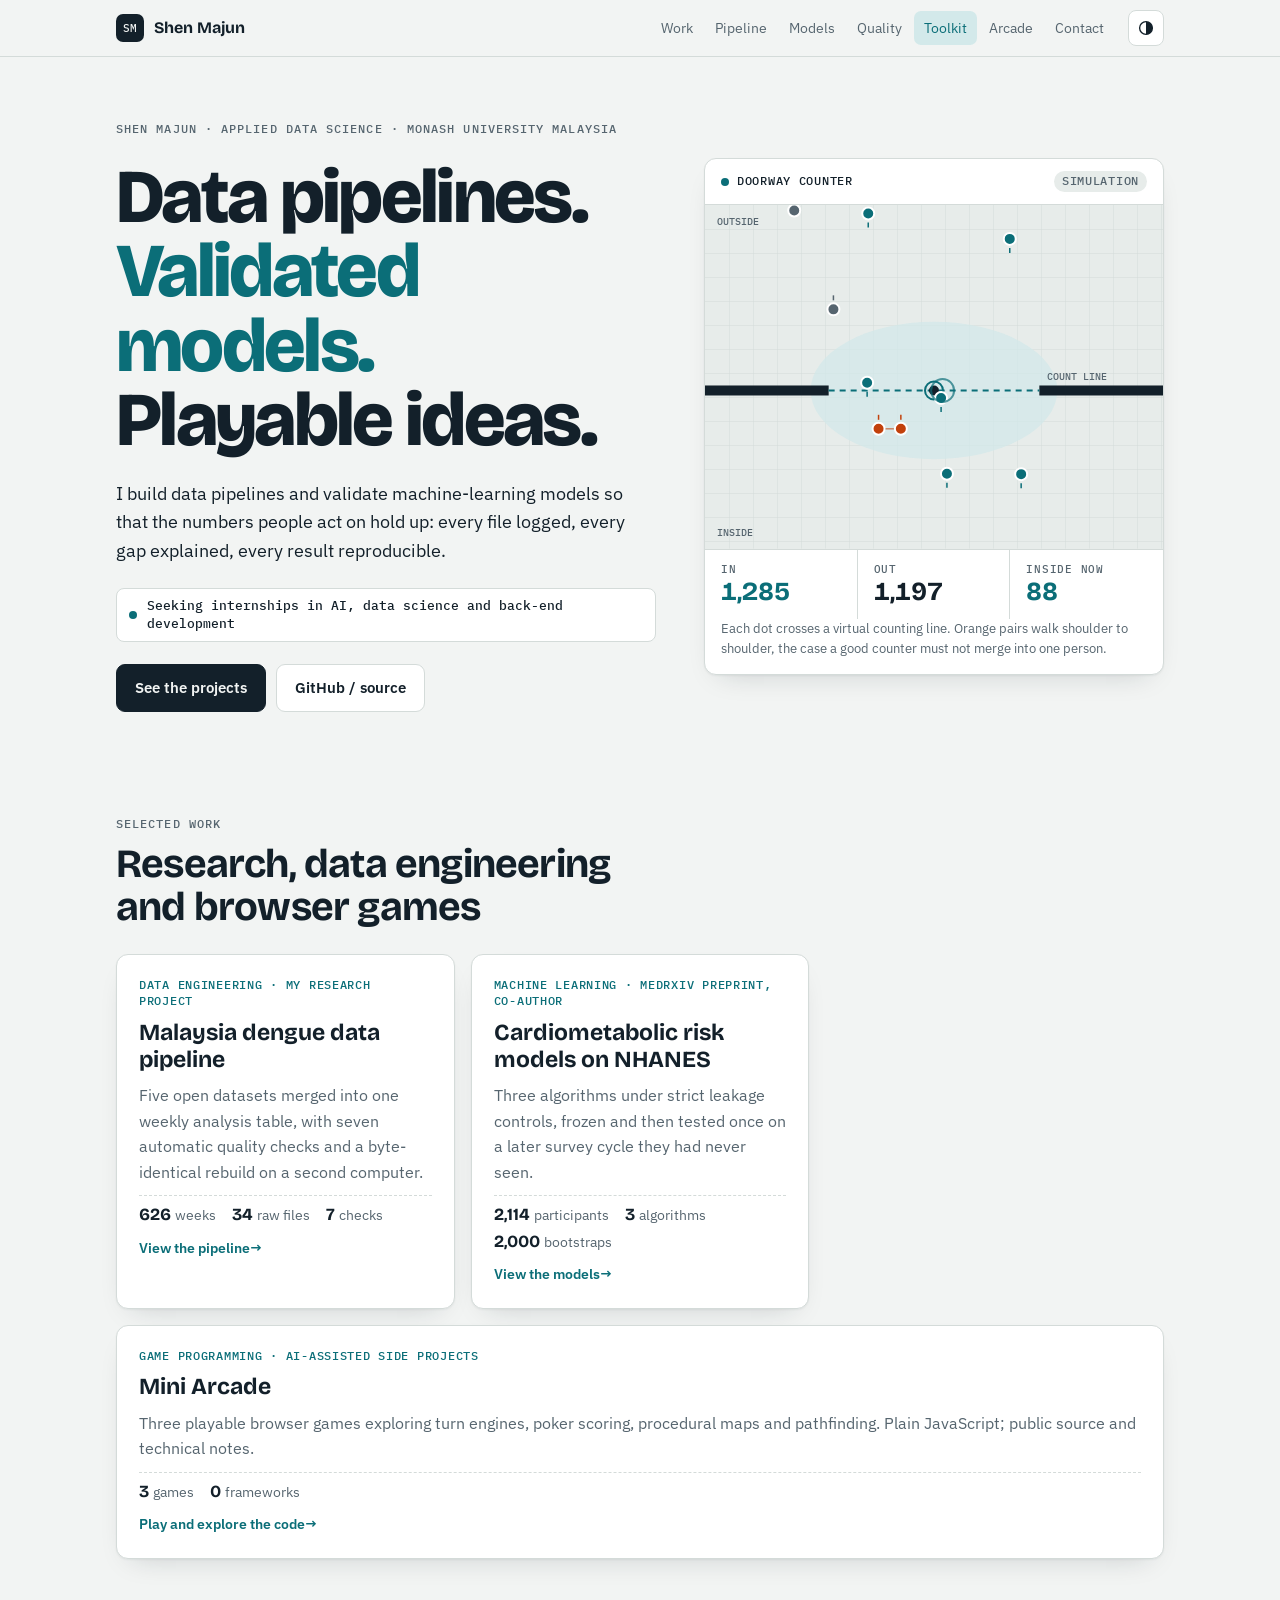
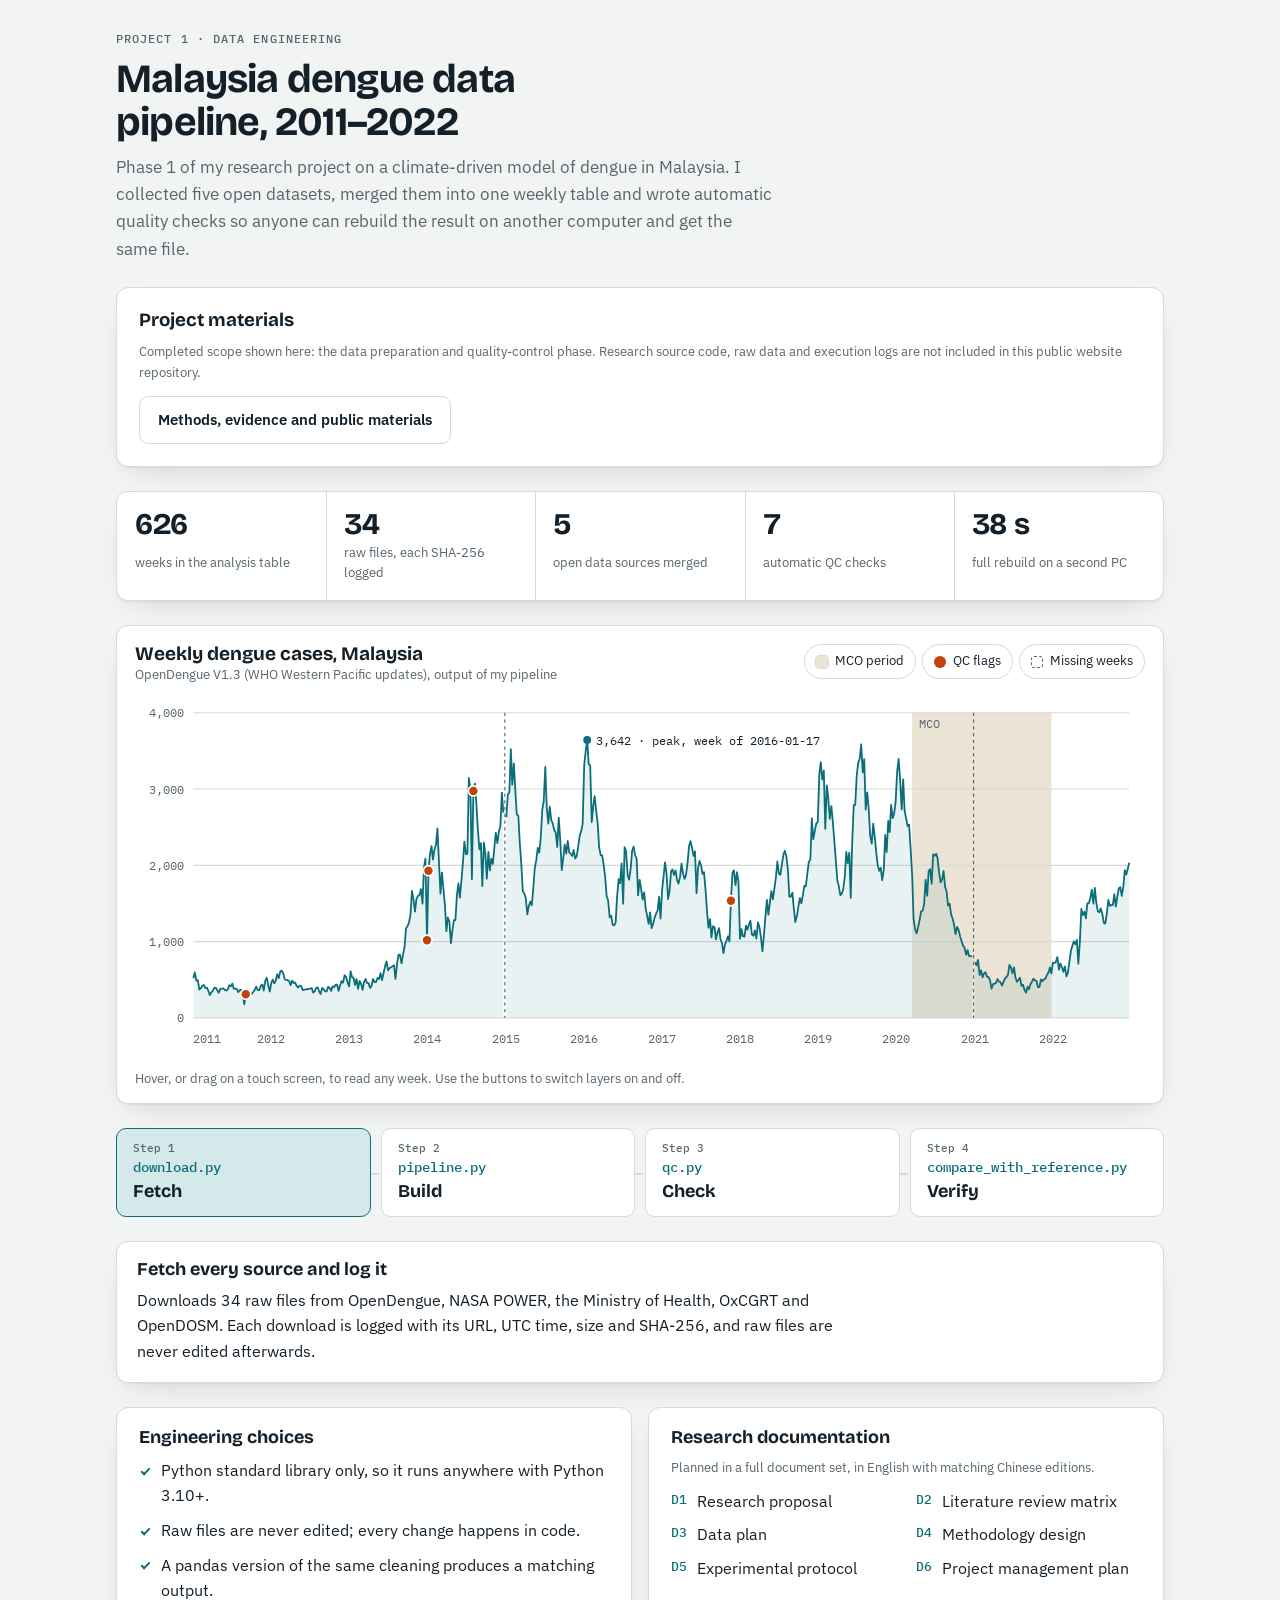
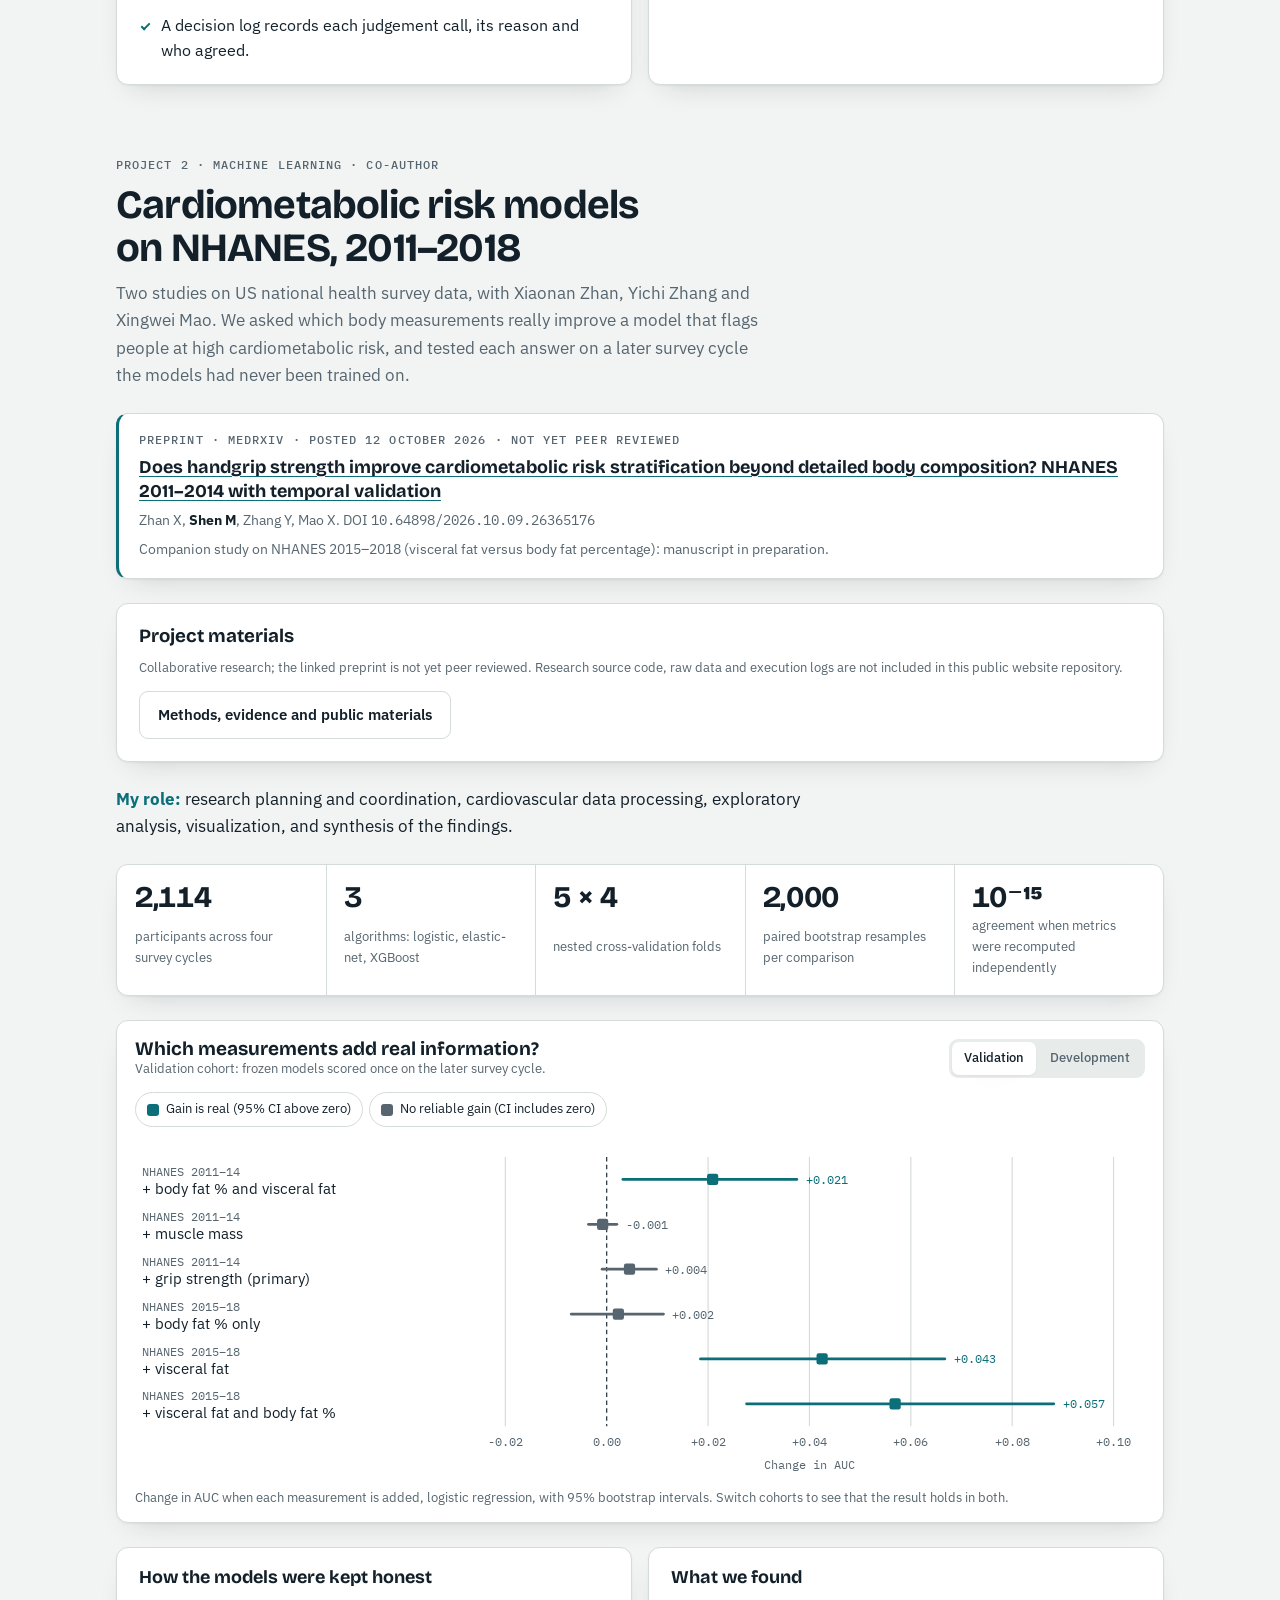
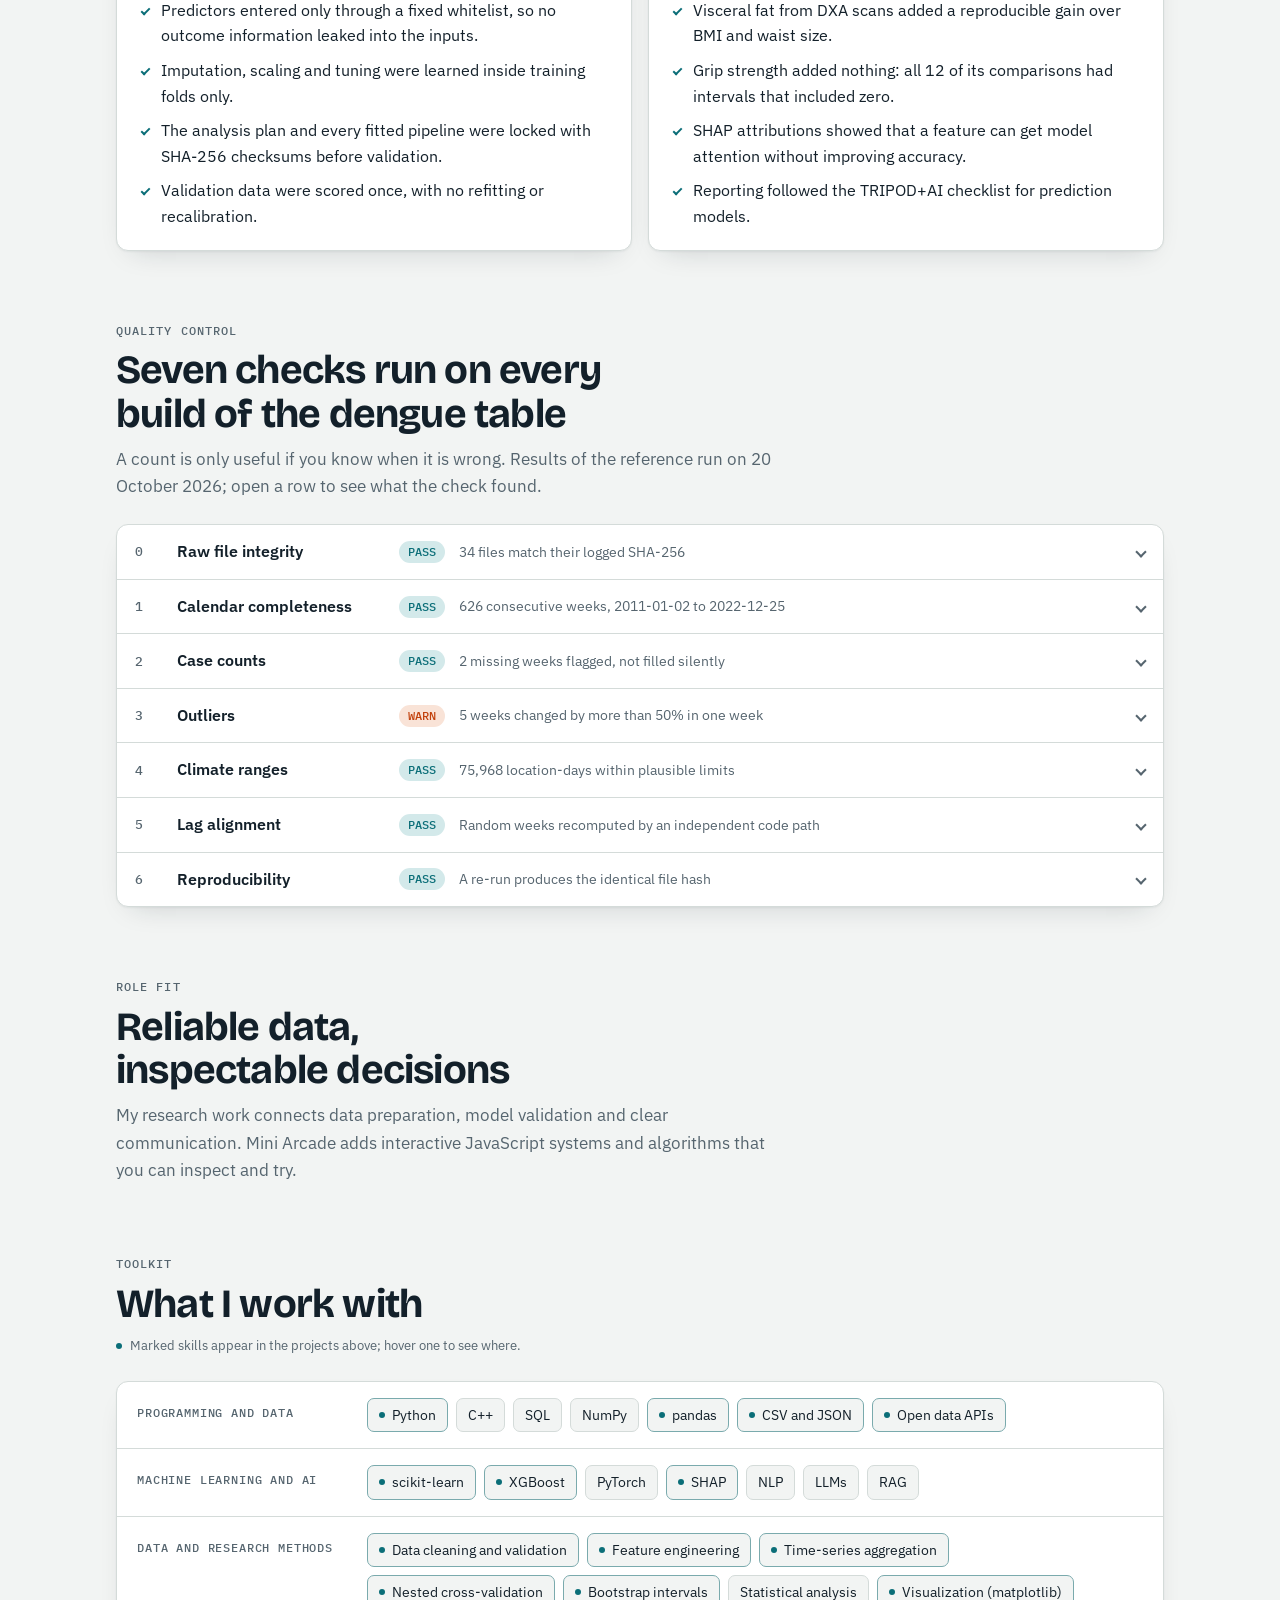
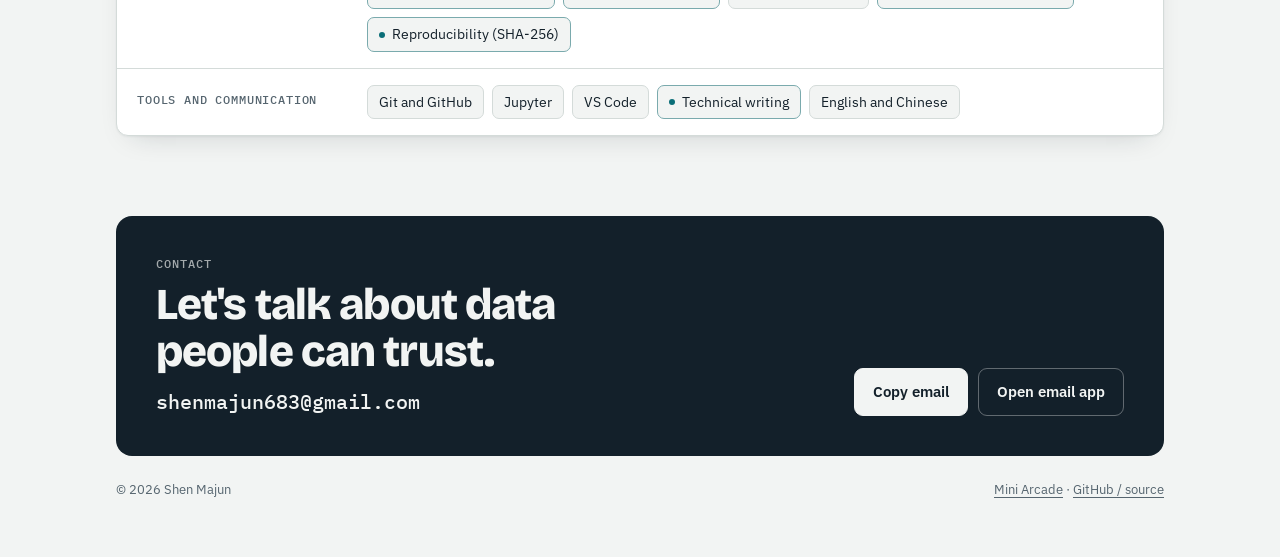
<file: shen-majun-portfolio/index.html>
<!doctype html>
<html lang="en"><head><meta charset="utf-8"><meta name="viewport" content="width=device-width,initial-scale=1">
<meta name="robots" content="noindex,follow"><link rel="canonical" href="https://respooner.github.io/">
<meta http-equiv="refresh" content="0;url=/"><title>Page moved · Shen Majun</title>
<script>location.replace('/' + location.search + location.hash);</script></head>
<body><p>This page has moved. <a href="/">Open the portfolio</a>.</p></body></html>
</file>
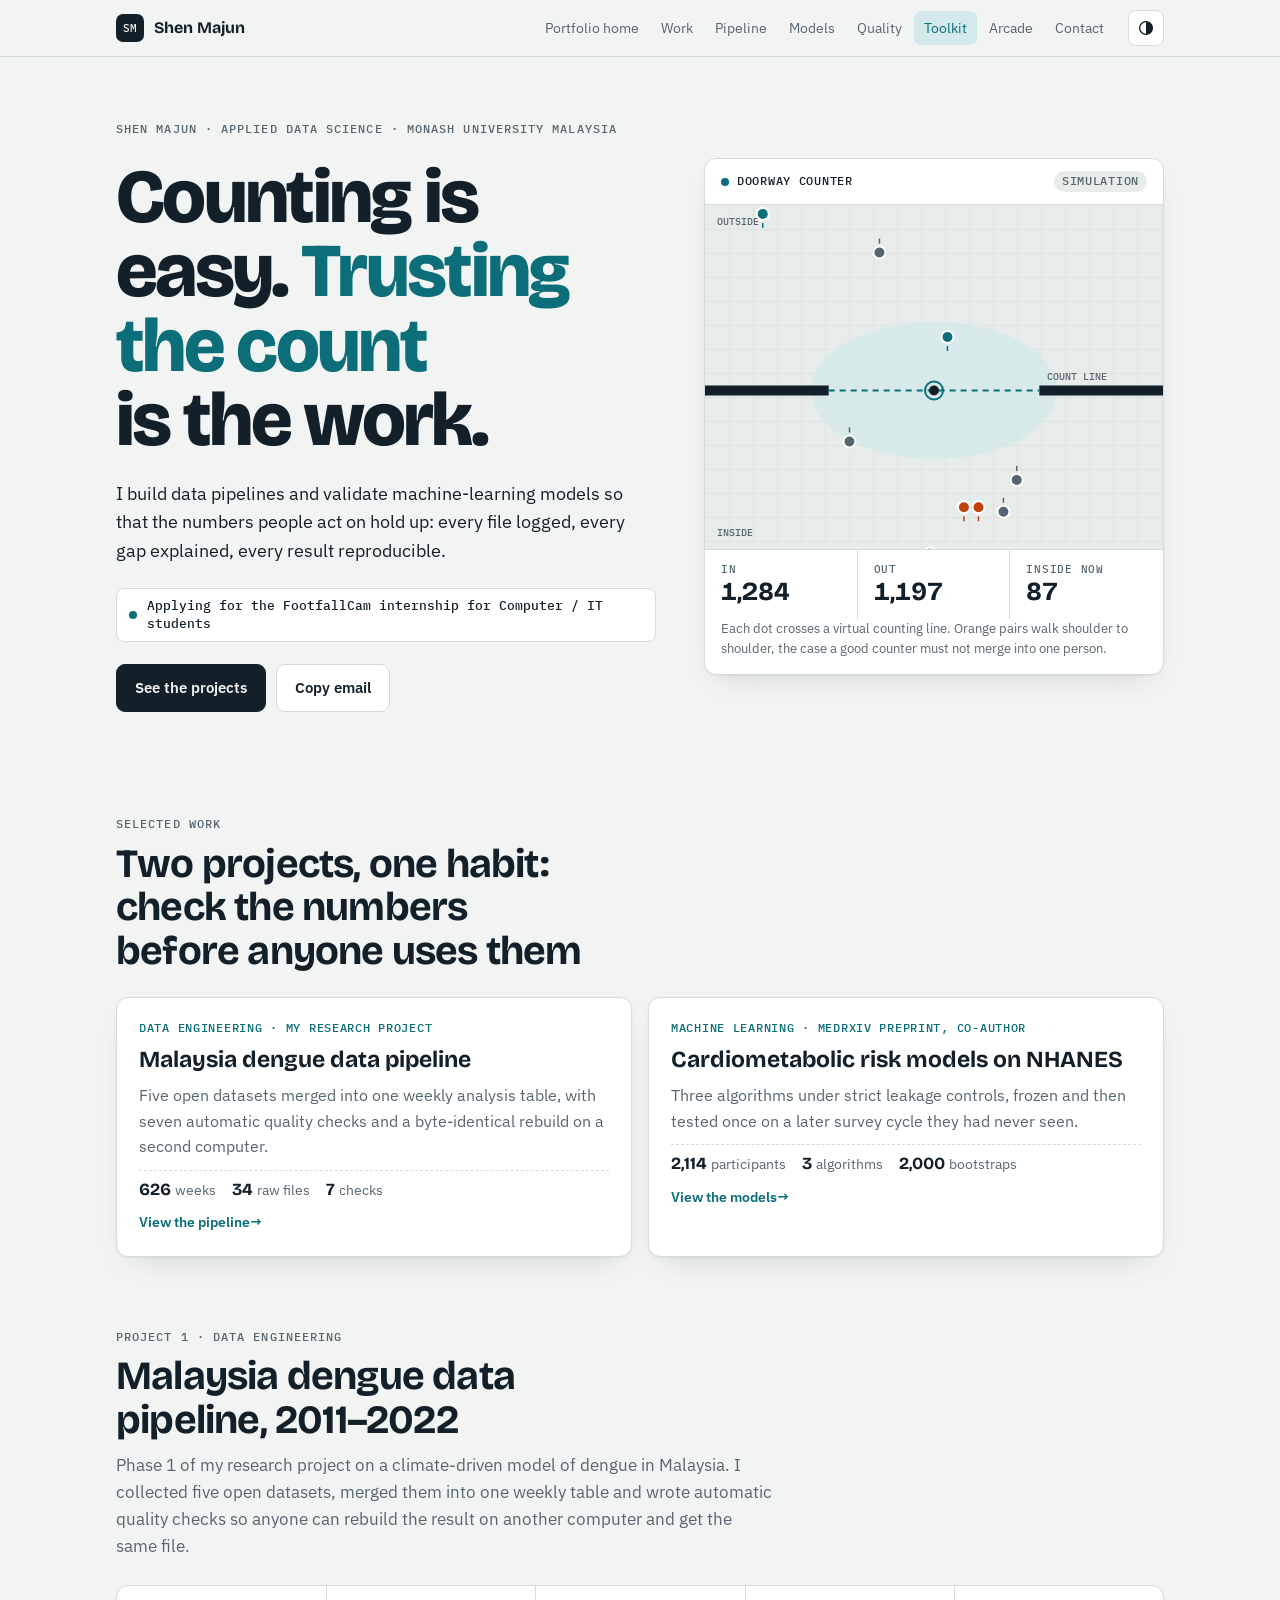
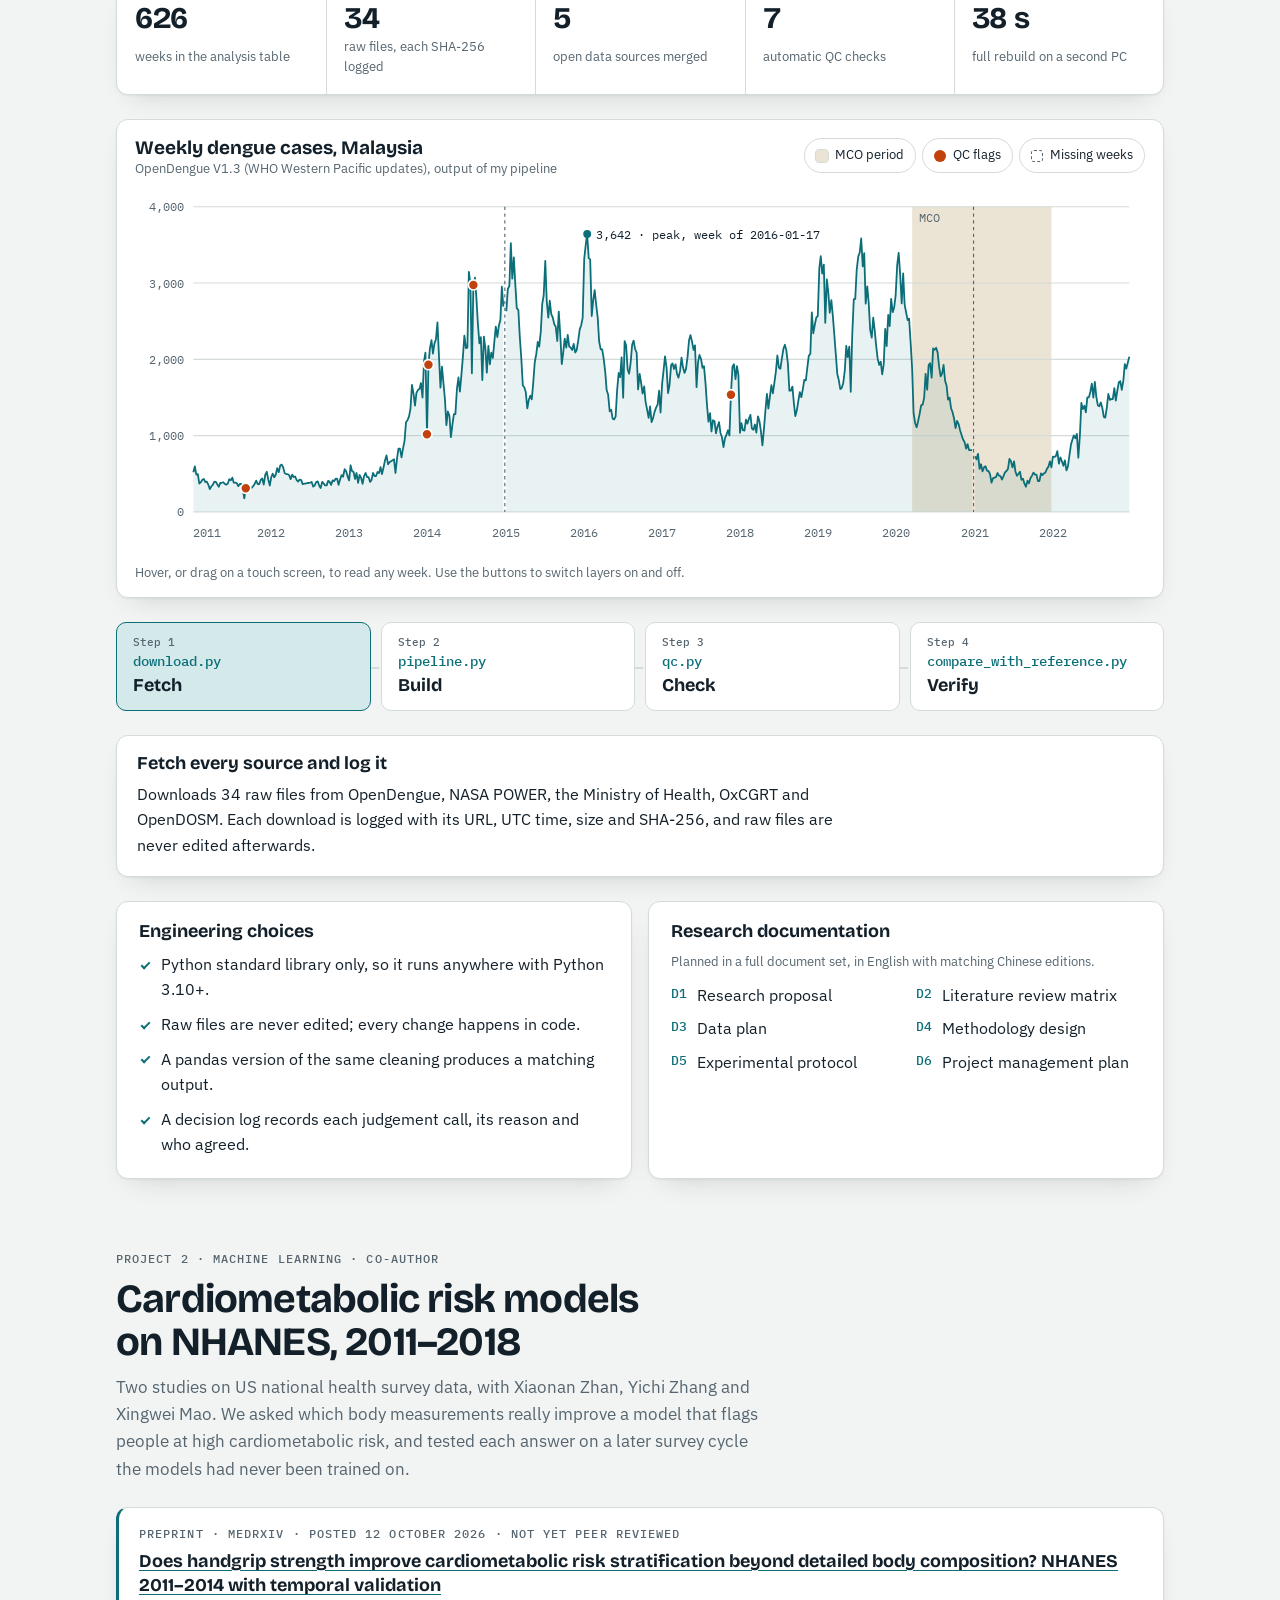
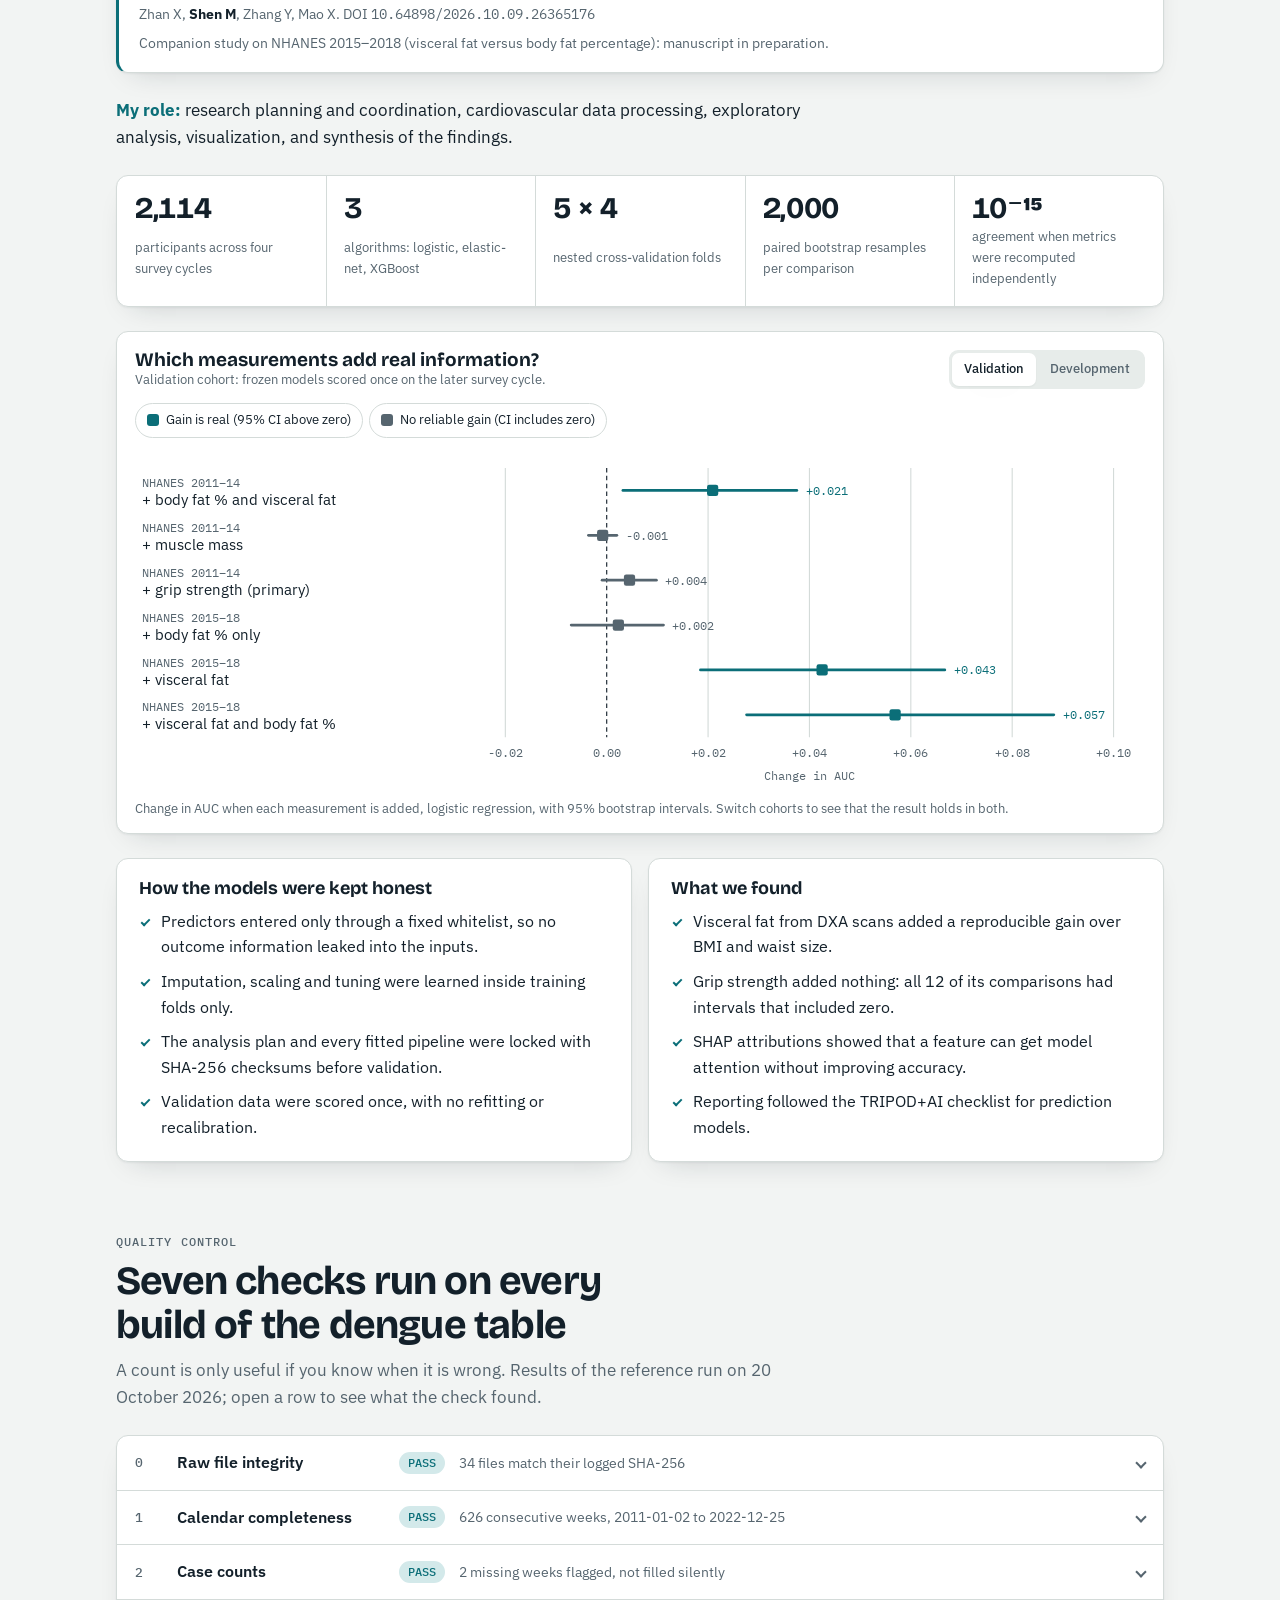
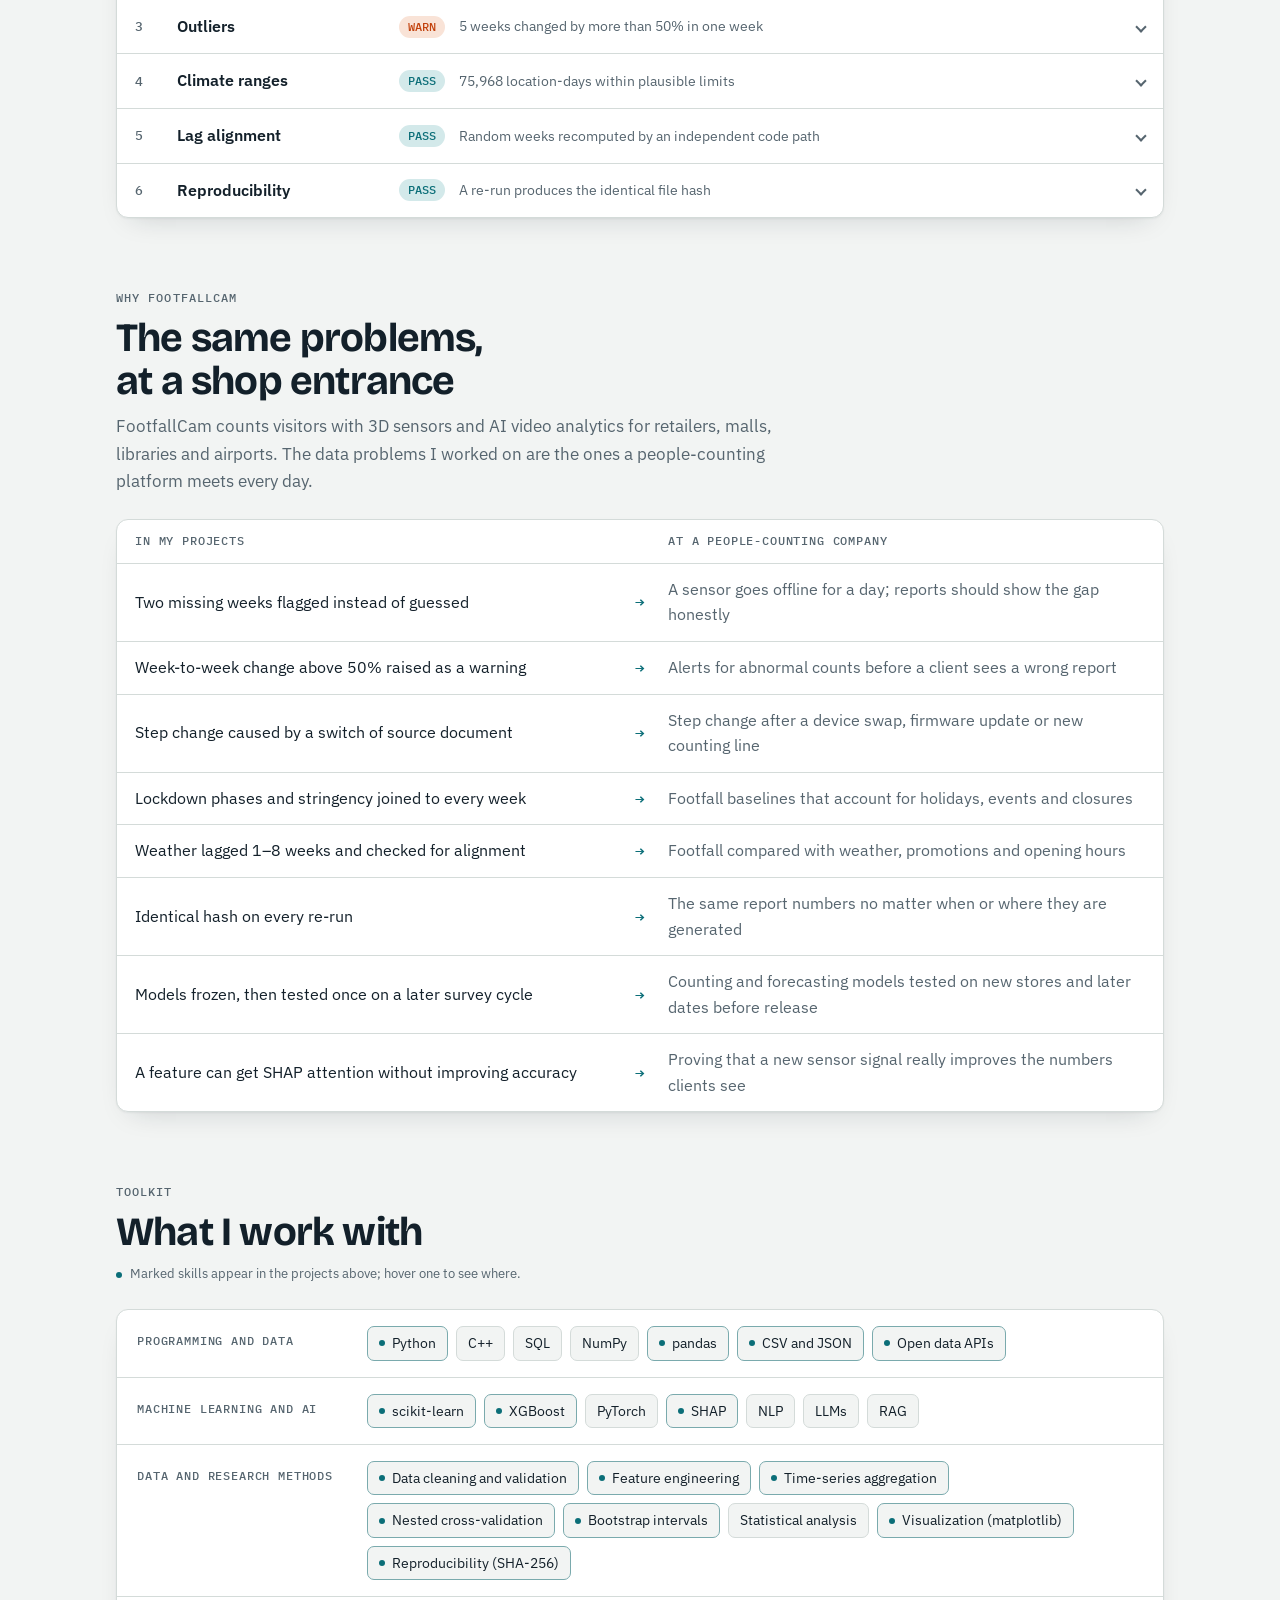
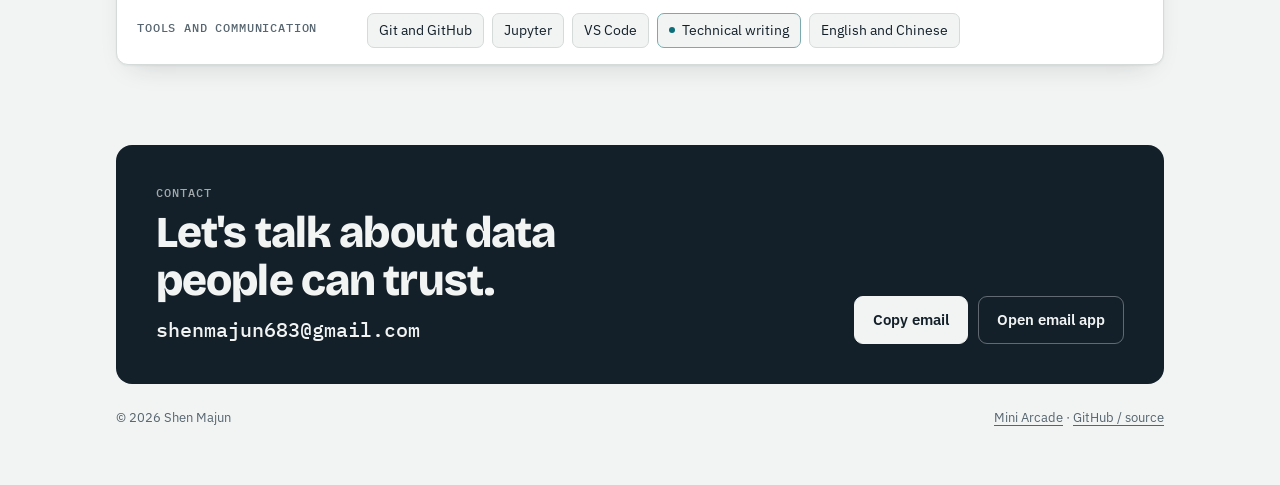
<file: applications/footfallcam/index.html>
<!doctype html>
<html lang="en">
<head>
<meta charset="utf-8">
<meta name="viewport" content="width=device-width, initial-scale=1, viewport-fit=cover">
<meta name="description" content="Shen Majun, Applied Data Science, Monash University Malaysia. Reproducible data pipelines and validated machine-learning models.">
<meta name="author" content="Shen Majun">
<meta property="og:title" content="Shen Majun Portfolio">
<meta property="og:description" content="Reproducible data pipelines and validated machine-learning models.">
<link rel="icon" href="data:image/svg+xml,%3Csvg xmlns='http://www.w3.org/2000/svg' viewBox='0 0 32 32'%3E%3Crect width='32' height='32' rx='7' fill='%2313202a'/%3E%3Ctext x='16' y='21' font-family='monospace' font-size='13' fill='%23f2f4f3' text-anchor='middle'%3ESM%3C/text%3E%3C/svg%3E">
<style>*, *::before, *::after { box-sizing: border-box; } body { margin: 0; } img { max-width: 100%; } [hidden] { display: none !important; }</style>
<title>Shen Majun · FootfallCam application</title>
<link rel="preconnect" href="https://fonts.googleapis.com">
<link rel="preconnect" href="https://fonts.gstatic.com" crossorigin>
<link rel="stylesheet" href="https://fonts.googleapis.com/css2?family=Bricolage+Grotesque:opsz,wght@12..96,500;12..96,700;12..96,800&family=IBM+Plex+Sans:wght@400;500;600&family=IBM+Plex+Mono:wght@400;500&display=swap">
<link rel="stylesheet" href="/assets/style.css">
<meta name="robots" content="noindex,follow">
</head>
<body>
<nav class="nav" aria-label="Sections">
  <div class="nav-inner">
    <a class="mark" href="#top"><i>SM</i><span>Shen Majun</span></a>
    <div class="nav-links"><a href="/">Portfolio home</a>
      <a href="#work">Work</a><a href="#pipeline">Pipeline</a><a href="#models">Models</a><a href="#qc">Quality</a><a href="#toolkit">Toolkit</a><a href="/mini-arcade/">Arcade</a><a href="#contact">Contact</a>
    </div>
    <button class="icon-btn" id="theme" type="button" aria-label="Switch light or dark theme" title="Switch light or dark theme">
      <svg width="18" height="18" viewBox="0 0 24 24" aria-hidden="true"><circle cx="12" cy="12" r="8.5" fill="none" stroke="currentColor" stroke-width="1.8"/><path d="M12 3.5a8.5 8.5 0 0 1 0 17z" fill="currentColor"/></svg>
    </button>
  </div>
</nav>

<main class="wrap" id="top">
  <header class="hero">
    <div class="hero-copy">
      <p class="eyebrow">Shen Majun · Applied Data Science · Monash University Malaysia</p>
      <h1>Counting is easy. <em>Trusting the count</em> is the work.</h1>
      <p class="hero-text">I build data pipelines and validate machine-learning models so that the numbers people act on hold up: every file logged, every gap explained, every result reproducible.</p>
      <p class="target"><i></i>Applying for the FootfallCam internship for Computer / IT students</p>
      <div class="cta">
        <a class="btn primary" href="#work">See the projects</a>
        <button class="btn" type="button" data-copy-email>Copy email</button>
      </div>
    </div>
    <figure class="door card">
      <div class="door-head"><span class="live"><i></i>Doorway counter</span><span class="door-tag">Simulation</span></div>
      <canvas id="door" role="img" aria-label="Animated top-down view of people walking in and out through a doorway while a counter tallies each crossing"></canvas>
      <div class="door-stats" aria-live="off">
        <div><span>In</span><b id="c-in">1,284</b></div>
        <div><span>Out</span><b id="c-out">1,197</b></div>
        <div><span>Inside now</span><b id="c-now">87</b></div>
      </div>
      <figcaption>Each dot crosses a virtual counting line. Orange pairs walk shoulder to shoulder, the case a good counter must not merge into one person.</figcaption>
    </figure>
  </header>

  <section class="sec" id="work">
    <div class="sec-head">
      <p class="eyebrow">Selected work</p>
      <h2>Two projects, one habit: check the numbers before anyone uses them</h2>
    </div>
    <div class="work-grid">
      <a class="work-card card" href="#pipeline">
        <span class="kind">Data engineering · my research project</span>
        <strong>Malaysia dengue data pipeline</strong>
        <span class="desc">Five open datasets merged into one weekly analysis table, with seven automatic quality checks and a byte-identical rebuild on a second computer.</span>
        <span class="stats"><span><b>626</b>weeks</span><span><b>34</b>raw files</span><span><b>7</b>checks</span></span>
        <span class="go">View the pipeline</span>
      </a>
      <a class="work-card card" href="#models">
        <span class="kind">Machine learning · medRxiv preprint, co-author</span>
        <strong>Cardiometabolic risk models on NHANES</strong>
        <span class="desc">Three algorithms under strict leakage controls, frozen and then tested once on a later survey cycle they had never seen.</span>
        <span class="stats"><span><b>2,114</b>participants</span><span><b>3</b>algorithms</span><span><b>2,000</b>bootstraps</span></span>
        <span class="go">View the models</span>
      </a>
    </div>
  </section>

  <section class="sec" id="pipeline">
    <div class="sec-head">
      <p class="eyebrow">Project 1 · Data engineering</p>
      <h2>Malaysia dengue data pipeline, 2011–2022</h2>
      <p class="lede">Phase 1 of my research project on a climate-driven model of dengue in Malaysia. I collected five open datasets, merged them into one weekly table and wrote automatic quality checks so anyone can rebuild the result on another computer and get the same file.</p>
    </div>
    <div class="tally card">
      <div><b>626</b><span>weeks in the analysis table</span></div>
      <div><b>34</b><span>raw files, each SHA-256 logged</span></div>
      <div><b>5</b><span>open data sources merged</span></div>
      <div><b>7</b><span>automatic QC checks</span></div>
      <div><b>38 s</b><span>full rebuild on a second PC</span></div>
    </div>
    <div class="card chart-card">
      <div class="card-head">
        <div><h3>Weekly dengue cases, Malaysia</h3><p class="caption">OpenDengue V1.3 (WHO Western Pacific updates), output of my pipeline</p></div>
        <div class="chips" role="group" aria-label="Chart layers">
          <button class="chip" type="button" aria-pressed="true" data-layer="mco"><i class="sw band"></i>MCO period</button>
          <button class="chip" type="button" aria-pressed="true" data-layer="flags"><i class="sw flag"></i>QC flags</button>
          <button class="chip" type="button" aria-pressed="true" data-layer="gaps"><i class="sw gap"></i>Missing weeks</button>
        </div>
      </div>
      <div class="chart-wrap">
        <div class="chart-scroll"><svg id="chart" viewBox="0 0 900 320" role="img" aria-label="Weekly dengue cases in Malaysia from 2011 to 2022, peaking at 3,642 in January 2016 and above 3,500 in 2019, then dropping sharply during the Movement Control Order"></svg></div>
        <div class="tip" id="chart-tip" hidden></div>
      </div>
      <p class="caption">Hover, or drag on a touch screen, to read any week. Use the buttons to switch layers on and off.</p>
    </div>

    <div class="flow" role="tablist" aria-label="Pipeline steps">
      <button class="step" role="tab" type="button" aria-selected="true" aria-controls="step-panel" data-step="0"><span class="n">Step 1</span><span class="file">download.py</span><span class="verb">Fetch</span></button>
      <button class="step" role="tab" type="button" aria-selected="false" aria-controls="step-panel" data-step="1"><span class="n">Step 2</span><span class="file">pipeline.py</span><span class="verb">Build</span></button>
      <button class="step" role="tab" type="button" aria-selected="false" aria-controls="step-panel" data-step="2"><span class="n">Step 3</span><span class="file">qc.py</span><span class="verb">Check</span></button>
      <button class="step" role="tab" type="button" aria-selected="false" aria-controls="step-panel" data-step="3"><span class="n">Step 4</span><span class="file">compare_with_reference.py</span><span class="verb">Verify</span></button>
    </div>
    <div class="step-panel card" id="step-panel" role="tabpanel" aria-live="polite">
      <h3 id="step-title">Fetch every source and log it</h3>
      <p id="step-text">Downloads 34 raw files from OpenDengue, NASA POWER, the Ministry of Health, OxCGRT and OpenDOSM. Each download is logged with its URL, UTC time, size and SHA-256, and raw files are never edited afterwards.</p>
    </div>

    <div class="cols">
      <div class="card">
        <h3>Engineering choices</h3>
        <ul class="ticks">
          <li>Python standard library only, so it runs anywhere with Python 3.10+.</li>
          <li>Raw files are never edited; every change happens in code.</li>
          <li>A pandas version of the same cleaning produces a matching output.</li>
          <li>A decision log records each judgement call, its reason and who agreed.</li>
        </ul>
      </div>
      <div class="card">
        <h3>Research documentation</h3>
        <p class="caption">Planned in a full document set, in English with matching Chinese editions.</p>
        <ul class="docs">
          <li><b>D1</b>Research proposal</li>
          <li><b>D2</b>Literature review matrix</li>
          <li><b>D3</b>Data plan</li>
          <li><b>D4</b>Methodology design</li>
          <li><b>D5</b>Experimental protocol</li>
          <li><b>D6</b>Project management plan</li>
        </ul>
      </div>
    </div>
  </section>

  <section class="sec" id="models">
    <div class="sec-head">
      <p class="eyebrow">Project 2 · Machine learning · co-author</p>
      <h2>Cardiometabolic risk models on NHANES, 2011–2018</h2>
      <p class="lede">Two studies on US national health survey data, with Xiaonan Zhan, Yichi Zhang and Xingwei Mao. We asked which body measurements really improve a model that flags people at high cardiometabolic risk, and tested each answer on a later survey cycle the models had never been trained on.</p>
    </div>
    <div class="cite card">
      <p class="eyebrow">Preprint · medRxiv · posted 12 October 2026 · not yet peer reviewed</p>
      <a href="https://www.medrxiv.org/content/10.64898/2026.10.09.26365176v1" target="_blank" rel="noopener">Does handgrip strength improve cardiometabolic risk stratification beyond detailed body composition? NHANES 2011–2014 with temporal validation</a>
      <p class="authors">Zhan X, <strong>Shen M</strong>, Zhang Y, Mao X. DOI <span class="doi">10.64898/2026.10.09.26365176</span></p>
      <p class="authors">Companion study on NHANES 2015–2018 (visceral fat versus body fat percentage): manuscript in preparation.</p>
    </div>
    <p class="role"><strong>My role:</strong> research planning and coordination, cardiovascular data processing, exploratory analysis, visualization, and synthesis of the findings.</p>
    <div class="tally card">
      <div><b>2,114</b><span>participants across four survey cycles</span></div>
      <div><b>3</b><span>algorithms: logistic, elastic-net, XGBoost</span></div>
      <div><b>5 × 4</b><span>nested cross-validation folds</span></div>
      <div><b>2,000</b><span>paired bootstrap resamples per comparison</span></div>
      <div><b>10⁻¹⁵</b><span>agreement when metrics were recomputed independently</span></div>
    </div>
    <div class="card chart-card">
      <div class="card-head">
        <div><h3>Which measurements add real information?</h3><p class="caption" id="forest-note">Validation cohort: frozen models scored once on the later survey cycle.</p></div>
        <div class="seg" role="group" aria-label="Cohort">
          <button type="button" aria-pressed="true" data-cohort="val">Validation</button>
          <button type="button" aria-pressed="false" data-cohort="dev">Development</button>
        </div>
      </div>
      <div class="chips" aria-hidden="true">
        <span class="chip"><i class="sw line"></i>Gain is real (95% CI above zero)</span>
        <span class="chip"><i class="sw mute"></i>No reliable gain (CI includes zero)</span>
      </div>
      <div class="chart-wrap">
        <div class="chart-scroll"><svg id="forest" viewBox="0 0 900 300" role="img" aria-label="Change in AUC for six comparisons. Visceral fat adds about 0.04 and visceral fat plus body fat about 0.06 in validation; grip strength, muscle mass and body fat alone add nothing reliable"></svg></div>
        <div class="tip" id="forest-tip" hidden></div>
      </div>
      <p class="caption">Change in AUC when each measurement is added, logistic regression, with 95% bootstrap intervals. Switch cohorts to see that the result holds in both.</p>
    </div>
    <div class="cols">
      <div class="card">
        <h3>How the models were kept honest</h3>
        <ul class="ticks">
          <li>Predictors entered only through a fixed whitelist, so no outcome information leaked into the inputs.</li>
          <li>Imputation, scaling and tuning were learned inside training folds only.</li>
          <li>The analysis plan and every fitted pipeline were locked with SHA-256 checksums before validation.</li>
          <li>Validation data were scored once, with no refitting or recalibration.</li>
        </ul>
      </div>
      <div class="card">
        <h3>What we found</h3>
        <ul class="ticks">
          <li>Visceral fat from DXA scans added a reproducible gain over BMI and waist size.</li>
          <li>Grip strength added nothing: all 12 of its comparisons had intervals that included zero.</li>
          <li>SHAP attributions showed that a feature can get model attention without improving accuracy.</li>
          <li>Reporting followed the TRIPOD+AI checklist for prediction models.</li>
        </ul>
      </div>
    </div>
  </section>

  <section class="sec" id="qc">
    <div class="sec-head">
      <p class="eyebrow">Quality control</p>
      <h2>Seven checks run on every build of the dengue table</h2>
      <p class="lede">A count is only useful if you know when it is wrong. Results of the reference run on 20 October 2026; open a row to see what the check found.</p>
    </div>
    <div class="qc card">
      <details><summary><span class="n">0</span><span class="name">Raw file integrity</span><span class="pill pass">PASS</span><span class="sum">34 files match their logged SHA-256</span><i class="chev"></i></summary>
        <div class="more"><p>Every raw file is hashed again and compared with the hash written to <code>DOWNLOAD_LOG.csv</code> at download time, so a silently changed file cannot slip in.</p></div></details>
      <details><summary><span class="n">1</span><span class="name">Calendar completeness</span><span class="pill pass">PASS</span><span class="sum">626 consecutive weeks, 2011-01-02 to 2022-12-25</span><i class="chev"></i></summary>
        <div class="more"><p>Every Sunday-start week appears exactly once, with no duplicates and no jumps in the calendar.</p></div></details>
      <details><summary><span class="n">2</span><span class="name">Case counts</span><span class="pill pass">PASS</span><span class="sum">2 missing weeks flagged, not filled silently</span><i class="chev"></i></summary>
        <div class="more"><p>Missing in the source and kept as missing, with a flag column:</p><ul><li>2014-12-28</li><li>2020-12-27</li></ul></div></details>
      <details><summary><span class="n">3</span><span class="name">Outliers</span><span class="pill warn">WARN</span><span class="sum">5 weeks changed by more than 50% in one week</span><i class="chev"></i></summary>
        <div class="more"><p>Raised as warnings for review against the WHO source. The 2013-12-29 drop is the first week taken from a different WHO source document.</p><ul><li>2011-09-04: 178 → 310 (+74%)</li><li>2013-12-29: 2,087 → 1,019 (−51%)</li><li>2014-01-05: 1,019 → 1,930 (+89%)</li><li>2014-08-03: 1,818 → 2,975 (+64%)</li><li>2017-11-19: 1,003 → 1,536 (+53%)</li></ul></div></details>
      <details><summary><span class="n">4</span><span class="name">Climate ranges</span><span class="pill pass">PASS</span><span class="sum">75,968 location-days within plausible limits</span><i class="chev"></i></summary>
        <div class="more"><p>Daily temperature, rainfall and humidity at 16 state capitals checked against physical limits before weekly aggregation.</p></div></details>
      <details><summary><span class="n">5</span><span class="name">Lag alignment</span><span class="pill pass">PASS</span><span class="sum">Random weeks recomputed by an independent code path</span><i class="chev"></i></summary>
        <div class="more"><p>Five random weeks, one random lag each, three variables. Examples:</p><ul><li>2015-02-22 temperature lag 1: stored 25.6847, recomputed 25.6847</li><li>2019-08-18 rainfall lag 4: stored 38.2796, recomputed 38.2796</li><li>2020-06-07 humidity lag 7: stored 81.1897, recomputed 81.1897</li></ul></div></details>
      <details><summary><span class="n">6</span><span class="name">Reproducibility</span><span class="pill pass">PASS</span><span class="sum">A re-run produces the identical file hash</span><i class="chev"></i></summary>
        <div class="more"><p>SHA-256 of <code>analysis_weekly.csv</code>:</p><ul><li style="overflow-wrap:anywhere">63e874e087cb369cb9863af6ad390d835383f2904d66a9bf6e2590da670570d3</li></ul></div></details>
    </div>
  </section>

  <section class="sec" id="fit">
    <div class="sec-head">
      <p class="eyebrow">Why FootfallCam</p>
      <h2>The same problems, at a shop entrance</h2>
      <p class="lede">FootfallCam counts visitors with 3D sensors and AI video analytics for retailers, malls, libraries and airports. The data problems I worked on are the ones a people-counting platform meets every day.</p>
    </div>
    <div class="fit card">
      <div class="fit-head"><span>In my projects</span><span></span><span>At a people-counting company</span></div>
      <div class="fit-row"><span>Two missing weeks flagged instead of guessed</span><span class="arrow" aria-hidden="true">→</span><span class="them">A sensor goes offline for a day; reports should show the gap honestly</span></div>
      <div class="fit-row"><span>Week-to-week change above 50% raised as a warning</span><span class="arrow" aria-hidden="true">→</span><span class="them">Alerts for abnormal counts before a client sees a wrong report</span></div>
      <div class="fit-row"><span>Step change caused by a switch of source document</span><span class="arrow" aria-hidden="true">→</span><span class="them">Step change after a device swap, firmware update or new counting line</span></div>
      <div class="fit-row"><span>Lockdown phases and stringency joined to every week</span><span class="arrow" aria-hidden="true">→</span><span class="them">Footfall baselines that account for holidays, events and closures</span></div>
      <div class="fit-row"><span>Weather lagged 1–8 weeks and checked for alignment</span><span class="arrow" aria-hidden="true">→</span><span class="them">Footfall compared with weather, promotions and opening hours</span></div>
      <div class="fit-row"><span>Identical hash on every re-run</span><span class="arrow" aria-hidden="true">→</span><span class="them">The same report numbers no matter when or where they are generated</span></div>
      <div class="fit-row"><span>Models frozen, then tested once on a later survey cycle</span><span class="arrow" aria-hidden="true">→</span><span class="them">Counting and forecasting models tested on new stores and later dates before release</span></div>
      <div class="fit-row"><span>A feature can get SHAP attention without improving accuracy</span><span class="arrow" aria-hidden="true">→</span><span class="them">Proving that a new sensor signal really improves the numbers clients see</span></div>
    </div>
  </section>

  <section class="sec" id="toolkit">
    <div class="sec-head">
      <p class="eyebrow">Toolkit</p>
      <h2>What I work with</h2>
      <p class="legend-note"><i></i>Marked skills appear in the projects above; hover one to see where.</p>
    </div>
    <dl class="skill-groups card">
      <div><dt>Programming and data</dt><dd class="skills">
        <span class="skill" tabindex="0" data-used="Dengue pipeline · NHANES models">Python</span><span class="skill">C++</span><span class="skill">SQL</span><span class="skill">NumPy</span><span class="skill" tabindex="0" data-used="pandas version of the dengue cleaning">pandas</span><span class="skill" tabindex="0" data-used="Dengue pipeline">CSV and JSON</span><span class="skill" tabindex="0" data-used="NASA POWER, OpenDOSM, MOH sources">Open data APIs</span>
      </dd></div>
      <div><dt>Machine learning and AI</dt><dd class="skills">
        <span class="skill" tabindex="0" data-used="NHANES models">scikit-learn</span><span class="skill" tabindex="0" data-used="NHANES models">XGBoost</span><span class="skill">PyTorch</span><span class="skill" tabindex="0" data-used="NHANES model explanations">SHAP</span><span class="skill">NLP</span><span class="skill">LLMs</span><span class="skill">RAG</span>
      </dd></div>
      <div><dt>Data and research methods</dt><dd class="skills">
        <span class="skill" tabindex="0" data-used="Dengue QC checks">Data cleaning and validation</span><span class="skill" tabindex="0" data-used="Climate lags in the dengue table">Feature engineering</span><span class="skill" tabindex="0" data-used="Daily to weekly climate">Time-series aggregation</span><span class="skill" tabindex="0" data-used="NHANES models">Nested cross-validation</span><span class="skill" tabindex="0" data-used="NHANES models">Bootstrap intervals</span><span class="skill">Statistical analysis</span><span class="skill" tabindex="0" data-used="NHANES figures">Visualization (matplotlib)</span><span class="skill" tabindex="0" data-used="Both projects">Reproducibility (SHA-256)</span>
      </dd></div>
      <div><dt>Tools and communication</dt><dd class="skills">
        <span class="skill">Git and GitHub</span><span class="skill">Jupyter</span><span class="skill">VS Code</span><span class="skill" tabindex="0" data-used="D1–D6 documents">Technical writing</span><span class="skill">English and Chinese</span>
      </dd></div>
    </dl>
  </section>

  <section class="contact" id="contact">
    <div>
      <p class="eyebrow">Contact</p>
      <h2>Let's talk about data people can trust.</h2>
      <p class="email" id="email">shenmajun683@gmail.com</p>
    </div>
    <div class="cta">
      <button class="btn primary" type="button" data-copy-email>Copy email</button>
      <a class="btn" href="mailto:shenmajun683@gmail.com">Open email app</a>
    </div>
  </section>
  <footer class="foot"><span>© 2026 Shen Majun</span><span><a href="/mini-arcade/">Mini Arcade</a> · <a href="https://github.com/respooner/respooner.github.io">GitHub / source</a></span></footer>
</main>

<script src="/assets/main.js"></script>
</body>
</html>
</file>
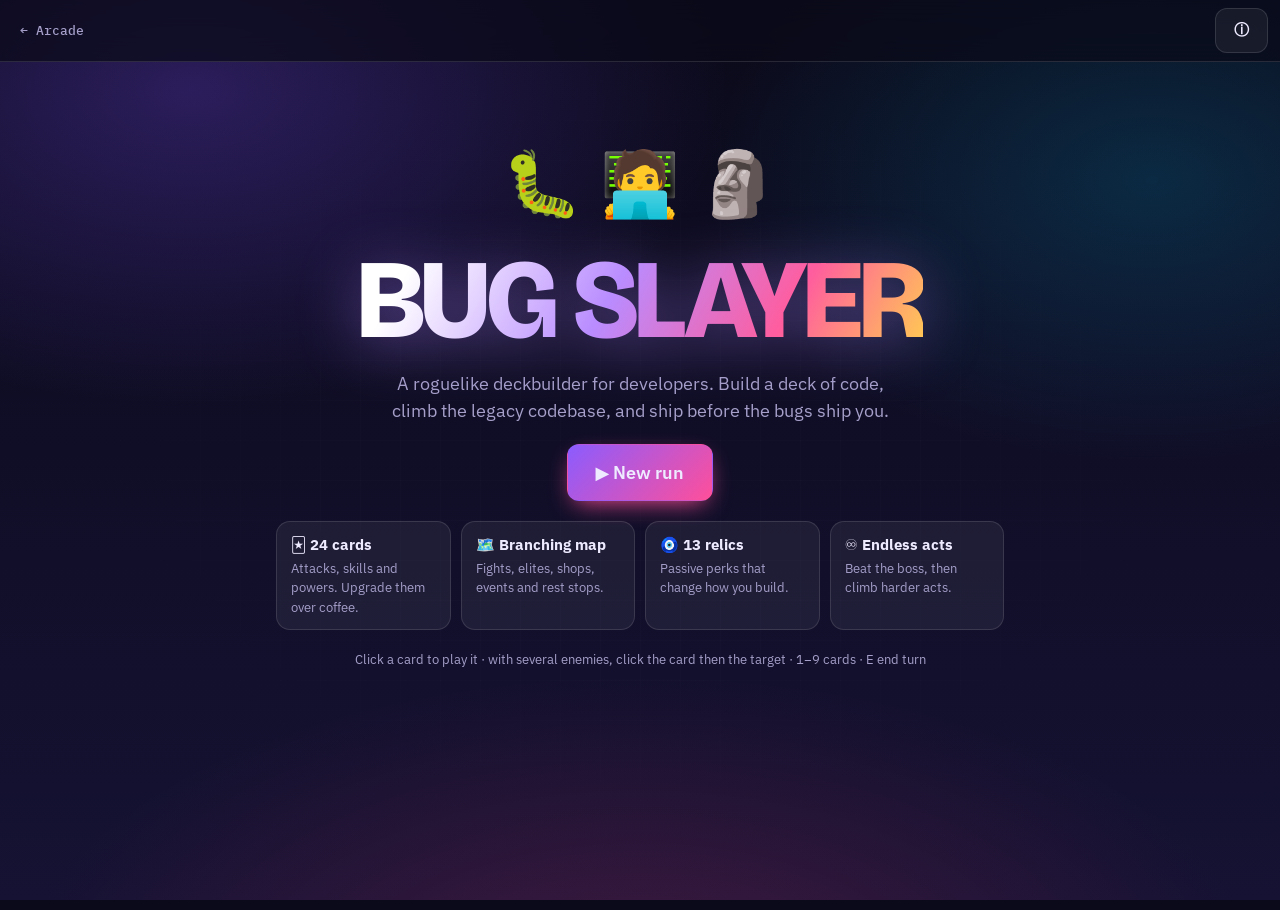
<file: games/bug-slayer.html>
<!doctype html>
<html lang="en"><head><meta charset="utf-8"><meta name="viewport" content="width=device-width,initial-scale=1">
<meta name="robots" content="noindex,follow"><link rel="canonical" href="https://respooner.github.io/mini-arcade/bug-slayer.html">
<meta http-equiv="refresh" content="0;url=/mini-arcade/bug-slayer.html"><title>Page moved · Shen Majun</title>
<script>location.replace('/mini-arcade/bug-slayer.html' + location.search + location.hash);</script></head>
<body><p>This page has moved. <a href="/mini-arcade/bug-slayer.html">Open Mini Arcade</a>.</p></body></html>
</file>
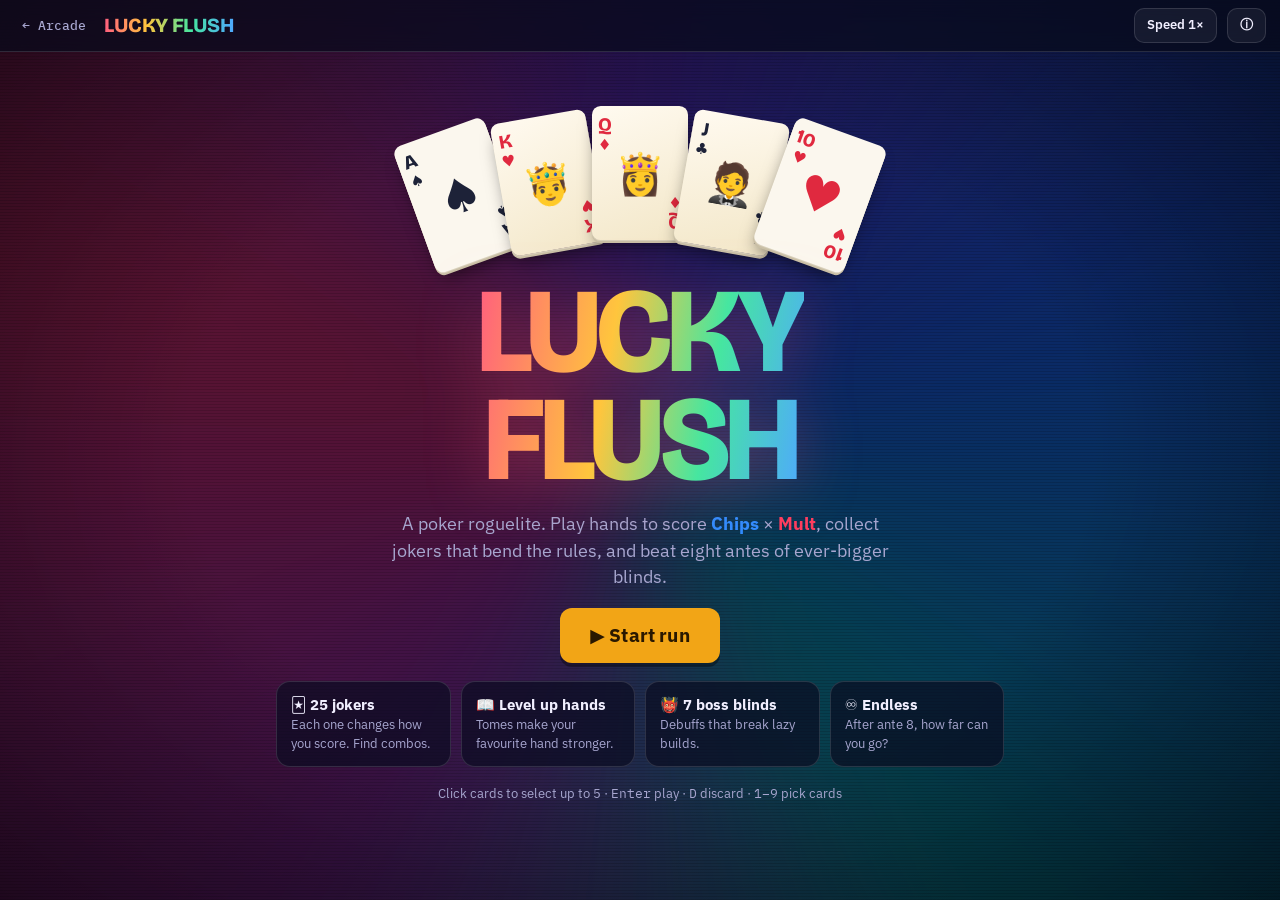
<file: games/lucky-flush.html>
<!doctype html>
<html lang="en"><head><meta charset="utf-8"><meta name="viewport" content="width=device-width,initial-scale=1">
<meta name="robots" content="noindex,follow"><link rel="canonical" href="https://respooner.github.io/mini-arcade/lucky-flush.html">
<meta http-equiv="refresh" content="0;url=/mini-arcade/lucky-flush.html"><title>Page moved · Shen Majun</title>
<script>location.replace('/mini-arcade/lucky-flush.html' + location.search + location.hash);</script></head>
<body><p>This page has moved. <a href="/mini-arcade/lucky-flush.html">Open Mini Arcade</a>.</p></body></html>
</file>
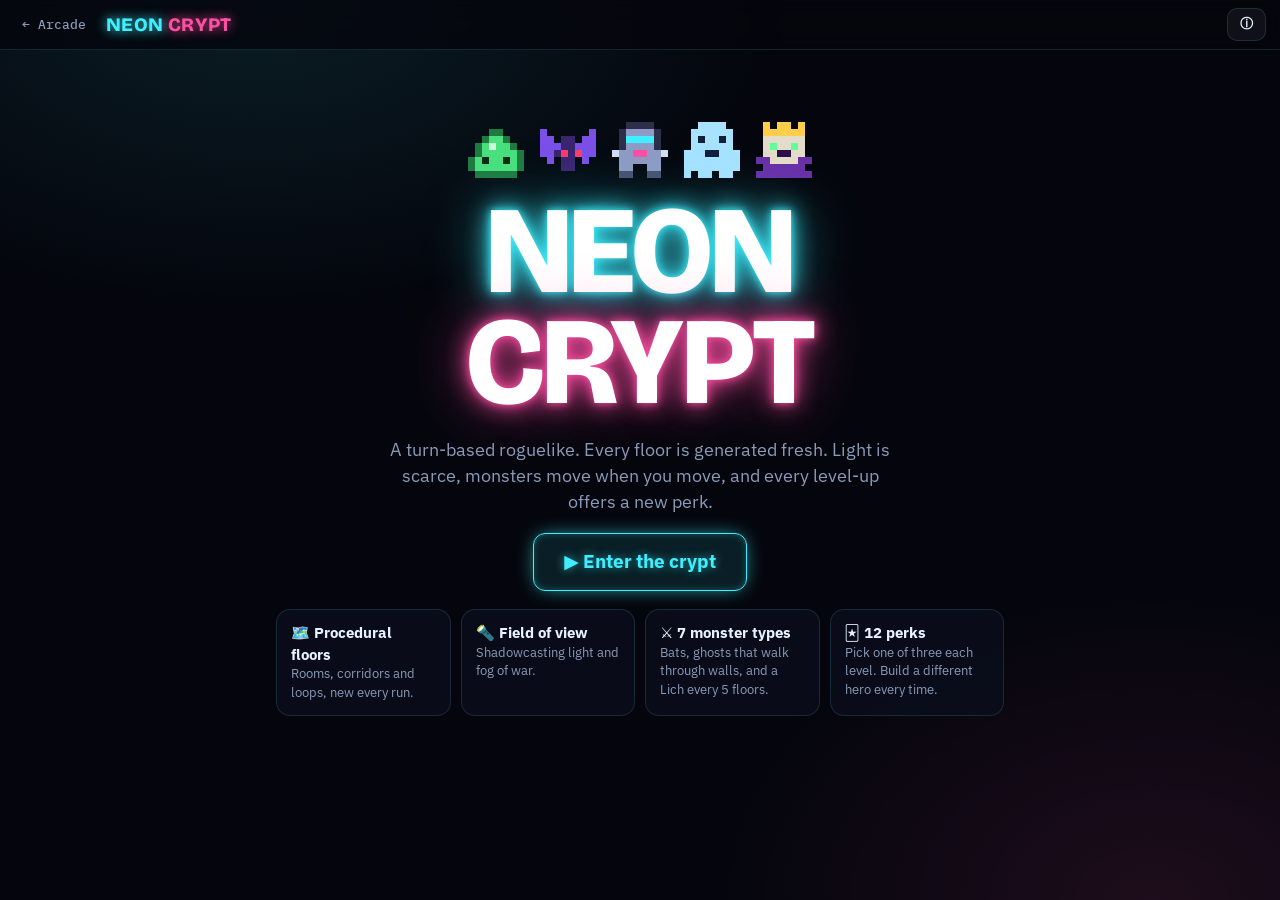
<file: games/neon-crypt.html>
<!doctype html>
<html lang="en"><head><meta charset="utf-8"><meta name="viewport" content="width=device-width,initial-scale=1">
<meta name="robots" content="noindex,follow"><link rel="canonical" href="https://respooner.github.io/mini-arcade/neon-crypt.html">
<meta http-equiv="refresh" content="0;url=/mini-arcade/neon-crypt.html"><title>Page moved · Shen Majun</title>
<script>location.replace('/mini-arcade/neon-crypt.html' + location.search + location.hash);</script></head>
<body><p>This page has moved. <a href="/mini-arcade/neon-crypt.html">Open Mini Arcade</a>.</p></body></html>
</file>
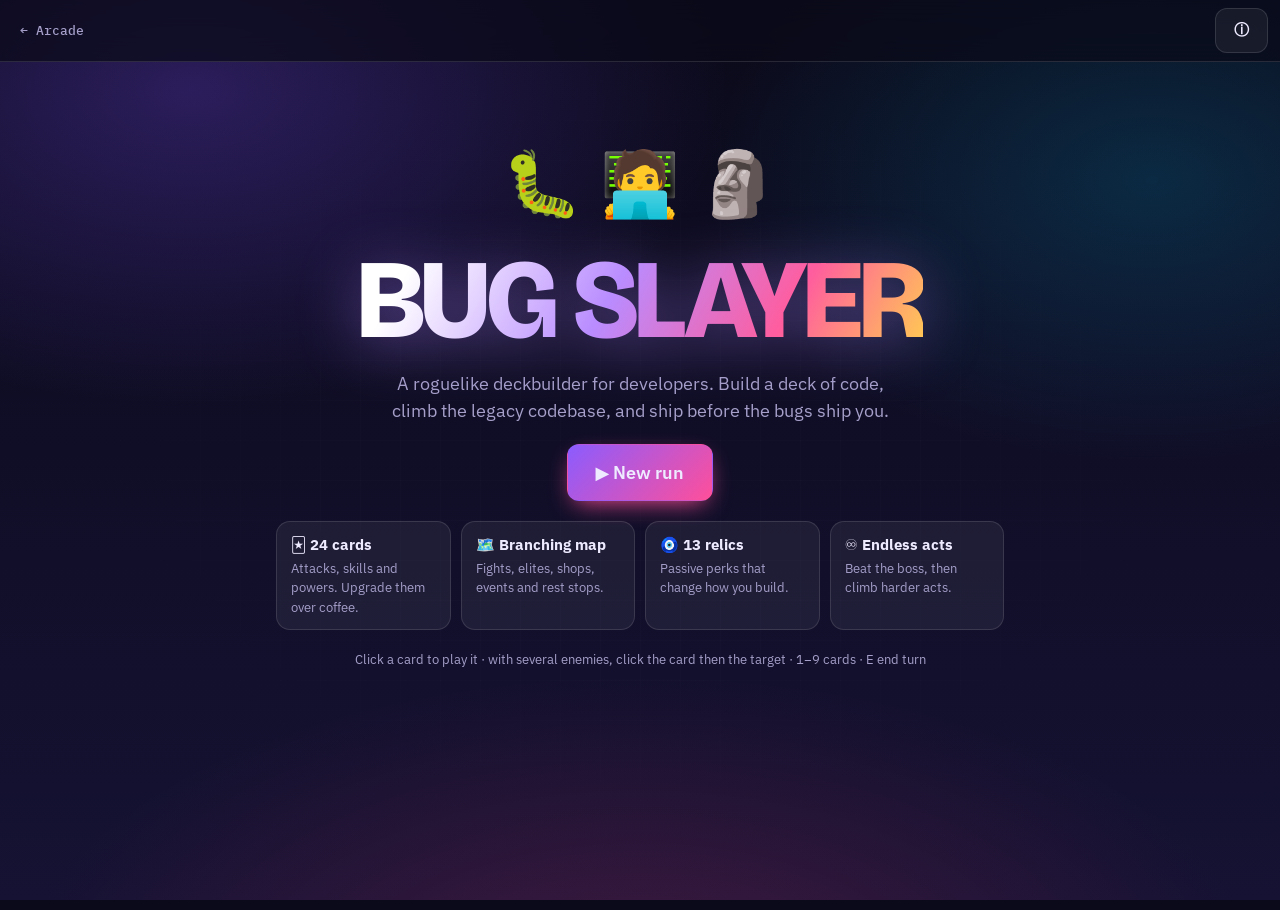
<file: mini-arcade/bug-slayer.html>
<!doctype html>
<html lang="en">
<head>
<meta charset="utf-8">
<meta name="viewport" content="width=device-width, initial-scale=1, viewport-fit=cover">
<title>Bug Slayer · Mini Arcade</title>
<meta name="description" content="A roguelike deckbuilder for developers: fight bugs with code cards, climb a branching map, collect relics.">
<link rel="icon" href="data:image/svg+xml,%3Csvg xmlns='http://www.w3.org/2000/svg' viewBox='0 0 32 32'%3E%3Crect width='32' height='32' rx='7' fill='%23150f2e'/%3E%3Ctext x='16' y='22' font-size='17' text-anchor='middle'%3E%F0%9F%90%9B%3C/text%3E%3C/svg%3E">
<link rel="preconnect" href="https://fonts.googleapis.com">
<link rel="preconnect" href="https://fonts.gstatic.com" crossorigin>
<link rel="stylesheet" href="https://fonts.googleapis.com/css2?family=Bricolage+Grotesque:opsz,wght@12..96,500;12..96,700;12..96,800&family=IBM+Plex+Sans:wght@400;500;600&family=IBM+Plex+Mono:wght@400;500;600&display=swap">
<script>
/* Shared helpers for the arcade: theme switch (same "sm-theme" key as the portfolio),
   best-score storage, and two small utilities the games use. */
(function () {
  "use strict";
  var root = document.documentElement;

  try {
    var saved = localStorage.getItem("sm-theme");
    if (saved === "dark" || saved === "light") root.setAttribute("data-theme", saved);
  } catch (e) {}

  document.addEventListener("DOMContentLoaded", function () {
    var btn = document.getElementById("theme");
    if (btn) btn.addEventListener("click", function () {
      var dark = root.getAttribute("data-theme")
        ? root.getAttribute("data-theme") === "dark"
        : !!(window.matchMedia && matchMedia("(prefers-color-scheme: dark)").matches);
      var next = dark ? "light" : "dark";
      root.setAttribute("data-theme", next);
      try { localStorage.setItem("sm-theme", next); } catch (e) {}
    });
  });

  window.Arcade = {
    /* Best scores live in this browser only; blocked storage just means no record. */
    best: function (key) {
      try { return Number(localStorage.getItem("arcade-best-" + key)) || 0; } catch (e) { return 0; }
    },
    saveBest: function (key, value) {
      var better = value > window.Arcade.best(key);
      if (better) { try { localStorage.setItem("arcade-best-" + key, String(value)); } catch (e) {} }
      return better;
    },

    /* Fisher–Yates, in place. */
    shuffle: function (arr) {
      for (var i = arr.length - 1; i > 0; i--) {
        var j = Math.floor(Math.random() * (i + 1));
        var t = arr[i]; arr[i] = arr[j]; arr[j] = t;
      }
      return arr;
    },

    escape: function (s) {
      return String(s).replace(/[&<>"]/g, function (c) { return { "&": "&amp;", "<": "&lt;", ">": "&gt;", '"': "&quot;" }[c]; });
    }
  };
})();
</script>
<style>
/* Bug Slayer: always-dark game surface. Layout: top HUD bar, one swappable screen
   (title / map / combat / reward / shop / rest / event / end) and a modal layer. */
:root {
  --bg: #0b0a1a; --bg2: #151233; --panel: rgb(255 255 255 / .06); --panel-2: rgb(255 255 255 / .1);
  --line: rgb(255 255 255 / .12); --text: #eeeaff; --dim: #a59fc9;
  --atk: #ff5d73; --skl: #36c9f0; --pow: #b085ff; --sts: #7d7a92;
  --gold: #ffcb52; --hp: #ff4f6d; --block: #5cb8ff; --good: #5ff0a5; --energy: #ffd166;
  --display: "Bricolage Grotesque", system-ui, sans-serif; --body: "IBM Plex Sans", system-ui, sans-serif; --mono: "IBM Plex Mono", ui-monospace, monospace;
  --cw: clamp(86px, 15vw, 128px);
  color-scheme: dark;
}
* { box-sizing: border-box; }
[hidden] { display: none !important; }
html, body { margin: 0; min-height: 100%; overflow-x: clip; }
body { background: var(--bg); color: var(--text); font: 400 15px/1.5 var(--body); -webkit-font-smoothing: antialiased; }
body::before { content: ""; position: fixed; inset: 0; z-index: -1; pointer-events: none;
  background:
    radial-gradient(60% 50% at 15% 10%, rgb(124 77 255 / .28), transparent 70%),
    radial-gradient(50% 45% at 90% 20%, rgb(0 200 255 / .16), transparent 70%),
    radial-gradient(70% 50% at 50% 110%, rgb(255 60 120 / .18), transparent 70%),
    linear-gradient(var(--bg), var(--bg2)); }
body::after { content: ""; position: fixed; inset: 0; z-index: -1; pointer-events: none; opacity: .35;
  background-image: linear-gradient(rgb(255 255 255 / .04) 1px, transparent 1px), linear-gradient(90deg, rgb(255 255 255 / .04) 1px, transparent 1px);
  background-size: 40px 40px; mask-image: radial-gradient(ellipse at center, #000 30%, transparent 80%); }
button { font: inherit; color: inherit; cursor: pointer; }
h1, h2, h3 { font-family: var(--display); margin: 0; line-height: 1.05; }
p { margin: 0; }
a { color: inherit; }
b.k { color: var(--gold); font-weight: 600; }

.btn { display: inline-flex; align-items: center; justify-content: center; gap: 8px; padding: 10px 18px; border-radius: 12px; border: 1px solid var(--line);
  background: var(--panel); font-weight: 600; transition: transform .15s, background .15s, border-color .15s, box-shadow .15s; text-decoration: none; }
.btn:hover { background: var(--panel-2); border-color: rgb(255 255 255 / .3); transform: translateY(-1px); }
.btn.hot { background: linear-gradient(135deg, #8b5cff, #ff4f9a); border-color: transparent; box-shadow: 0 8px 24px -8px #ff4f9a; }
.btn.hot:hover { box-shadow: 0 10px 30px -6px #ff4f9a; }
.btn[disabled] { opacity: .4; pointer-events: none; }

/* ---------- HUD ---------- */
.hud { position: sticky; top: 0; z-index: 30; display: flex; align-items: center; gap: 10px; padding: 8px max(12px, env(safe-area-inset-left)); flex-wrap: wrap;
  background: rgb(11 10 26 / .72); backdrop-filter: blur(14px); border-bottom: 1px solid var(--line); }
.hud .back { white-space: nowrap; font: 500 13px var(--mono); color: var(--dim); text-decoration: none; padding: 6px 8px; border-radius: 8px; }
.hud .back:hover { color: var(--text); background: var(--panel); }
.pill { display: inline-flex; align-items: center; gap: 6px; padding: 5px 11px; border-radius: 99px; background: var(--panel); border: 1px solid var(--line); font: 600 14px var(--mono); white-space: nowrap; }
.pill.hp { color: #ffd0d8; } .pill.gold { color: var(--gold); }
.relics { display: flex; gap: 4px; flex-wrap: wrap; }
.relic { width: 32px; height: 32px; display: grid; place-items: center; font-size: 18px; border-radius: 9px; background: var(--panel); border: 1px solid var(--line); position: relative; }
.relic:hover::after, .relic:focus::after { content: attr(data-tip); position: absolute; top: 38px; left: 0; width: 220px; padding: 8px 10px; border-radius: 10px; background: #1f1a42; border: 1px solid var(--line); font: 400 13px/1.4 var(--body); z-index: 50; white-space: normal; }
.relic.flash { animation: flash .6s; }
@keyframes flash { 40% { transform: scale(1.3); box-shadow: 0 0 18px var(--gold); } }
.hud .sp { flex: 1; }

/* ---------- screens ---------- */
#screen { min-height: calc(100vh - 52px); min-height: calc(100dvh - 52px); }
.center { display: grid; place-items: center; text-align: center; padding: 40px 16px; gap: 18px; }
.title-wrap { display: grid; gap: 20px; justify-items: center; max-width: 760px; margin: 0 auto; padding: 8vh 16px 40px; text-align: center; }
.logo { font: 800 clamp(54px, 11vw, 112px)/.9 var(--display); letter-spacing: -.04em;
  background: linear-gradient(120deg, #fff 10%, #b98cff 45%, #ff5d9e 75%, #ffcb52); -webkit-background-clip: text; background-clip: text; color: transparent;
  filter: drop-shadow(0 8px 30px rgb(176 133 255 / .45)); }
.tagline { color: var(--dim); font-size: 18px; max-width: 46ch; }
.floaty { font-size: 64px; display: flex; gap: 18px; }
.floaty span { animation: bob 3s ease-in-out infinite; display: inline-block; }
.floaty span:nth-child(2) { animation-delay: -1s; } .floaty span:nth-child(3) { animation-delay: -2s; }
@keyframes bob { 50% { transform: translateY(-10px) rotate(-4deg); } }
.feature-row { display: grid; grid-template-columns: repeat(auto-fit, minmax(160px, 1fr)); gap: 10px; width: 100%; }
.feature { padding: 12px 14px; border-radius: 14px; background: var(--panel); border: 1px solid var(--line); text-align: left; font-size: 13px; color: var(--dim); }
.feature b { display: block; color: var(--text); font-size: 15px; margin-bottom: 2px; }
.mono { font-family: var(--mono); }
.dim { color: var(--dim); }

/* ---------- map ---------- */
.map-wrap { max-width: 640px; margin: 0 auto; padding: 18px 12px 60px; }
.map-head { display: flex; justify-content: space-between; align-items: end; gap: 12px; margin-bottom: 10px; }
.map-head h2 { font-size: 30px; }
.map-svg { width: 100%; height: auto; display: block; }
.map-svg .edge { stroke: rgb(255 255 255 / .16); stroke-width: 3; stroke-dasharray: 2 8; stroke-linecap: round; fill: none; }
.map-svg .edge.done { stroke: #b085ff; stroke-dasharray: none; opacity: .8; }
.map-svg .node circle { fill: #1c1840; stroke: rgb(255 255 255 / .2); stroke-width: 2; transition: r .2s; }
.map-svg .node text { font-size: 20px; text-anchor: middle; dominant-baseline: central; pointer-events: none; }
.map-svg .node.done circle { fill: #3a2a74; stroke: #b085ff; }
.map-svg .node.done text, .map-svg .node.locked text { opacity: .45; }
.map-svg .node.open { cursor: pointer; }
.map-svg .node.open circle { stroke: #ffcb52; stroke-width: 3; animation: ring 1.4s ease-in-out infinite; }
.map-svg .node.open:hover circle { fill: #3b2f7a; }
.map-svg .node.here circle { stroke: #5ff0a5; stroke-width: 3; }
@keyframes ring { 50% { stroke-opacity: .35; } }
.legend { display: flex; flex-wrap: wrap; gap: 6px 14px; font-size: 13px; color: var(--dim); }

/* ---------- combat ---------- */
.combat { display: grid; grid-template-rows: 1fr auto; min-height: inherit; }
.arena { align-self: center; display: grid; grid-template-columns: minmax(130px, 1fr) 3fr; align-items: center; gap: 12px; padding: 18px 16px 6px; max-width: 1100px; width: 100%; margin: 0 auto; }
.foes { display: flex; justify-content: center; align-items: end; gap: clamp(8px, 3vw, 40px); flex-wrap: wrap; }
.unit { position: relative; display: grid; justify-items: center; gap: 6px; padding: 10px; border-radius: 18px; transition: transform .2s, opacity .4s, filter .4s; min-width: 110px; }
.unit .avatar { font-size: clamp(56px, 9vw, 92px); line-height: 1; filter: drop-shadow(0 12px 18px rgb(0 0 0 / .5)); animation: idle 3.2s ease-in-out infinite; user-select: none; }
.unit.boss .avatar { font-size: clamp(84px, 13vw, 132px); }
.unit .shadow { width: 70%; height: 10px; border-radius: 50%; background: rgb(0 0 0 / .45); filter: blur(4px); margin-top: -4px; }
@keyframes idle { 50% { transform: translateY(-6px); } }
.unit .uname { font: 700 15px var(--display); }
.bar { position: relative; width: 120px; height: 14px; border-radius: 99px; background: rgb(0 0 0 / .45); border: 1px solid var(--line); overflow: hidden; }
.bar i { position: absolute; inset: 0 auto 0 0; background: linear-gradient(90deg, #ff3d6a, #ff7a8f); transition: width .35s; }
.bar u { position: absolute; inset: 0 auto 0 0; background: rgb(255 255 255 / .35); transition: width .9s .25s; text-decoration: none; }
.bar.blocked { border-color: var(--block); box-shadow: 0 0 10px rgb(92 184 255 / .5); }
.bar span { position: relative; display: block; text-align: center; font: 600 11px/13px var(--mono); text-shadow: 0 1px 2px #000; }
.blk { position: absolute; left: -16px; top: 50%; transform: translateY(-50%); width: 26px; height: 28px; display: grid; place-items: center; font: 700 12px var(--mono);
  background: linear-gradient(#5cb8ff, #2f6fe0); clip-path: polygon(50% 0, 100% 18%, 100% 60%, 50% 100%, 0 60%, 0 18%); color: #fff; z-index: 1; }
.barrow { position: relative; }
.statuses { display: flex; gap: 4px; flex-wrap: wrap; justify-content: center; min-height: 22px; }
.st { font: 600 11px var(--mono); padding: 2px 6px; border-radius: 6px; background: var(--panel-2); border: 1px solid var(--line); cursor: help; }
.st.bad { color: #ffb3c0; } .st.goodst { color: #b5ffd9; }
.intent { display: inline-flex; align-items: center; gap: 4px; padding: 4px 10px; border-radius: 99px; background: rgb(0 0 0 / .4); border: 1px solid var(--line); font: 700 14px var(--mono); min-height: 30px; cursor: help; }
.intent .a { color: #ff8a9b; } .intent .d { color: #9fd3ff; } .intent .u { color: #ffd98a; } .intent .x { color: #d8b4ff; }
.intent.charge { animation: warn .8s ease-in-out infinite; border-color: var(--atk); }
@keyframes warn { 50% { box-shadow: 0 0 16px var(--atk); } }
.foe.targetable { cursor: crosshair; }
.foe.targetable:hover, .foe.targetable.aim { background: rgb(255 93 115 / .12); outline: 2px dashed var(--atk); }
.foe.dead { opacity: 0; transform: scale(.6) translateY(20px); filter: blur(4px) grayscale(1); pointer-events: none; }
.hurt { animation: hurt .35s; }
@keyframes hurt { 20% { transform: translateX(-8px) rotate(-3deg); filter: brightness(2) saturate(0); } 60% { transform: translateX(6px); } }
.lunge { animation: lunge .35s; }
@keyframes lunge { 40% { transform: translateY(18px) scale(1.08); } }
.player-lunge { animation: plunge .3s; }
@keyframes plunge { 40% { transform: translateX(24px) scale(1.06); } }
.shake { animation: shake .35s; }
@keyframes shake { 20% { transform: translate(-6px, 3px); } 40% { transform: translate(5px, -4px); } 60% { transform: translate(-4px, 2px); } 80% { transform: translate(3px, -1px); } }
.redflash { animation: redflash .45s; }
@keyframes redflash { 0% { box-shadow: inset 0 0 0 0 rgb(255 40 80 / 0); } 30% { box-shadow: inset 0 0 120px 20px rgb(255 40 80 / .45); } }

.dock { position: relative; display: grid; grid-template-columns: auto 1fr auto; align-items: end; gap: 10px; padding: 0 14px max(12px, env(safe-area-inset-bottom)); max-width: 1200px; width: 100%; margin: 0 auto; }
.energy { width: 74px; height: 74px; border-radius: 50%; display: grid; place-items: center; font: 800 26px var(--display); color: #2a1a00;
  background: radial-gradient(circle at 35% 30%, #fff6c9, #ffd166 45%, #f29f05); box-shadow: 0 0 30px rgb(255 209 102 / .55), inset 0 -6px 10px rgb(0 0 0 / .2); margin-bottom: 20px; }
.energy.empty { filter: grayscale(.8) brightness(.6); box-shadow: none; }
.pile { display: grid; justify-items: center; gap: 2px; font: 600 12px var(--mono); color: var(--dim); background: none; border: 0; padding: 4px; }
.pile .stack { width: 44px; height: 60px; border-radius: 8px; display: grid; place-items: center; font: 700 16px var(--mono); color: var(--text);
  background: linear-gradient(135deg, #3b2f7a, #1b1640); border: 1px solid var(--line); box-shadow: 3px 3px 0 #1b1640, 6px 6px 0 rgb(255 255 255 / .05); }
.leftdock, .rightdock { display: grid; gap: 8px; justify-items: center; }
.end-turn { min-width: 112px; padding: 14px 18px; }
.hand { position: relative; height: calc(var(--cw) * 1.45 + 30px); display: flex; justify-content: center; align-items: flex-end; }
.hand .card { margin: 0 calc(var(--ov, 0px) * -1); transform-origin: 50% 120%; transform: rotate(var(--r)) translateY(var(--y)); z-index: var(--z); }
.hand .card:hover, .hand .card.sel { transform: translateY(-34px) scale(1.12); z-index: 40; }
.hand .card.sel { box-shadow: 0 0 0 3px var(--gold), 0 20px 40px -10px rgb(0 0 0 / .8); }
.hand .card.cant { filter: saturate(.4) brightness(.75); }
.hand .card.enter { animation: deal .35s backwards; animation-delay: var(--dl); }
@keyframes deal { from { opacity: 0; transform: translate(-80px, 40px) rotate(-24deg) scale(.6); } }
.combat-msg { position: absolute; left: 50%; top: -6px; transform: translateX(-50%); font: 600 13px var(--mono); color: var(--gold); pointer-events: none; white-space: nowrap; }

/* ---------- cards ---------- */
.card { --c: var(--atk); position: relative; width: var(--cw); height: calc(var(--cw) * 1.42); flex: none; border-radius: calc(var(--cw) * .1);
  background: linear-gradient(165deg, color-mix(in srgb, var(--c) 30%, #1b1738) 0%, #16132e 55%);
  border: 2px solid color-mix(in srgb, var(--c) 55%, #000); box-shadow: 0 14px 30px -12px rgb(0 0 0 / .8);
  display: grid; grid-template-rows: auto auto auto 1fr; padding: calc(var(--cw) * .06); gap: 2px; cursor: pointer; user-select: none;
  transition: transform .18s cubic-bezier(.2,.8,.3,1.2), box-shadow .18s, filter .2s; text-align: center; overflow: hidden; }
.card.skl { --c: var(--skl); } .card.pow { --c: var(--pow); } .card.sts { --c: var(--sts); }
.card.r2 { border-color: #4fa3ff; } .card.r3 { border-color: var(--gold); }
.card.r3::after { content: ""; position: absolute; inset: -50%; background: linear-gradient(115deg, transparent 40%, rgb(255 230 160 / .25) 50%, transparent 60%); animation: shine 3.5s infinite; pointer-events: none; }
@keyframes shine { from { transform: translateX(-60%); } to { transform: translateX(60%); } }
.card .cost { position: absolute; left: 4px; top: 4px; width: calc(var(--cw) * .25); height: calc(var(--cw) * .25); border-radius: 50%; display: grid; place-items: center; z-index: 2;
  font: 800 calc(var(--cw) * .15) var(--display); color: #2a1a00; background: radial-gradient(circle at 35% 30%, #fff6c9, #ffd166 50%, #e08a00); box-shadow: 0 2px 6px rgb(0 0 0 / .5); }
.card .cost.down { color: #0b5a2c; background: radial-gradient(circle at 35% 30%, #e6fff1, #5ff0a5 50%, #12a35a); }
.card .art { height: calc(var(--cw) * .5); border-radius: calc(var(--cw) * .07); display: grid; place-items: center; font-size: calc(var(--cw) * .3);
  background: radial-gradient(circle at 50% 40%, color-mix(in srgb, var(--c) 45%, transparent), transparent 70%), rgb(0 0 0 / .3); border: 1px solid rgb(255 255 255 / .08); }
.card .cname { font: 700 calc(var(--cw) * .105)/1.1 var(--display); padding-top: 3px; white-space: nowrap; overflow: hidden; text-overflow: ellipsis; }
.card.up .cname { color: var(--good); }
.card .ctype { font: 500 calc(var(--cw) * .07) var(--mono); text-transform: uppercase; letter-spacing: .08em; color: color-mix(in srgb, var(--c) 70%, #fff); }
.card .desc { font-size: calc(var(--cw) * .088); line-height: 1.3; color: #ddd8f5; display: grid; place-items: center; padding: 0 2px; }
.card .desc .plus { color: var(--good); font-weight: 700; } .card .desc .minus { color: #ff8a9b; font-weight: 700; }
.card-grid { display: grid; grid-template-columns: repeat(auto-fill, minmax(var(--cw), 1fr)); gap: 14px; justify-items: center; }
.card-grid .card:hover { transform: translateY(-6px) scale(1.04); }
.big-cards { --cw: clamp(120px, 26vw, 170px); display: flex; gap: 18px; justify-content: center; flex-wrap: wrap; }
.big-cards .card:hover { transform: translateY(-10px) rotate(-1.5deg) scale(1.04); box-shadow: 0 0 0 3px var(--gold), 0 24px 40px -12px #000; }
.ghost { position: fixed; z-index: 60; pointer-events: none; transition: transform .32s cubic-bezier(.5,0,.7,.4), opacity .32s; }

/* ---------- floating numbers / fx ---------- */
.float { position: fixed; z-index: 70; pointer-events: none; font: 800 30px var(--display); color: #fff; text-shadow: 0 3px 0 #000, 0 0 14px rgb(255 60 100 / .8);
  animation: floatUp .9s ease-out forwards; }
.float.blockf { color: #bfe3ff; text-shadow: 0 3px 0 #000, 0 0 14px rgb(92 184 255 / .9); font-size: 24px; }
.float.healf { color: #b5ffd9; text-shadow: 0 3px 0 #000, 0 0 14px rgb(95 240 165 / .8); }
.float.info { font-size: 18px; color: var(--gold); text-shadow: 0 2px 0 #000; }
@keyframes floatUp { 0% { transform: translate(-50%, 0) scale(.6); opacity: 0; } 15% { transform: translate(-50%, -16px) scale(1.15); opacity: 1; } 100% { transform: translate(-50%, -70px) scale(1); opacity: 0; } }
.spark { position: fixed; z-index: 69; width: 8px; height: 8px; border-radius: 50%; pointer-events: none; animation: spark .6s ease-out forwards; }
@keyframes spark { to { transform: translate(var(--dx), var(--dy)) scale(0); opacity: 0; } }
.banner { position: fixed; left: 0; right: 0; top: 40%; z-index: 65; text-align: center; pointer-events: none; font: 800 clamp(34px, 7vw, 64px) var(--display);
  text-shadow: 0 6px 30px rgb(0 0 0 / .8); animation: bannerIn 1.1s ease-out forwards; }
@keyframes bannerIn { 0% { opacity: 0; transform: scale(1.4); letter-spacing: .2em; } 20% { opacity: 1; transform: scale(1); letter-spacing: 0; } 75% { opacity: 1; } 100% { opacity: 0; transform: translateY(-20px); } }

/* ---------- panels: reward / shop / rest / event ---------- */
.panel-wrap { max-width: 900px; margin: 0 auto; padding: 28px 16px 60px; display: grid; gap: 22px; justify-items: center; text-align: center; }
.panel-wrap h2 { font-size: clamp(30px, 5vw, 44px); }
.loot { display: grid; gap: 10px; width: min(100%, 420px); }
.loot button { display: flex; align-items: center; gap: 12px; padding: 12px 14px; border-radius: 14px; border: 1px solid var(--line); background: var(--panel); text-align: left; transition: background .15s, transform .15s; }
.loot button:hover { background: var(--panel-2); transform: translateX(4px); }
.loot .ico { font-size: 26px; width: 36px; text-align: center; }
.shop-grid { display: flex; flex-wrap: wrap; gap: 16px; justify-content: center; }
.shop-item { display: grid; gap: 6px; justify-items: center; }
.price { font: 700 14px var(--mono); color: var(--gold); padding: 3px 10px; border-radius: 99px; background: rgb(0 0 0 / .35); }
.price.no { color: #ff8a9b; }
.sold { opacity: .25; pointer-events: none; }
.relic-card { width: 170px; padding: 14px; border-radius: 16px; background: var(--panel); border: 1px solid var(--line); display: grid; gap: 6px; justify-items: center; cursor: pointer; transition: transform .15s, border-color .15s; }
.relic-card:hover { transform: translateY(-4px); border-color: var(--gold); }
.relic-card .ri { font-size: 40px; }
.relic-card b { font-family: var(--display); font-size: 16px; }
.relic-card p { font-size: 13px; color: var(--dim); }
.choices { display: grid; gap: 10px; width: min(100%, 520px); }
.choice { display: grid; gap: 2px; padding: 14px 16px; border-radius: 14px; border: 1px solid var(--line); background: var(--panel); text-align: left; transition: background .15s, border-color .15s; }
.choice:hover { background: var(--panel-2); border-color: var(--gold); }
.choice small { color: var(--dim); font-size: 13px; }
.event-art { font-size: 84px; filter: drop-shadow(0 10px 30px rgb(176 133 255 / .5)); }
.story { max-width: 56ch; color: #d6d1f3; font-size: 17px; }

/* ---------- modal ---------- */
.modal { position: fixed; inset: 0; z-index: 80; background: rgb(5 4 14 / .82); backdrop-filter: blur(6px); display: grid; place-items: start center; overflow-y: auto; padding: 40px 16px; }
.modal-box { width: min(100%, 980px); display: grid; gap: 18px; }
.modal-head { display: flex; justify-content: space-between; align-items: center; gap: 12px; }
.modal-head h2 { font-size: 28px; }
.notes { text-align: left; display: grid; gap: 10px; background: var(--panel); border: 1px solid var(--line); border-radius: 16px; padding: 18px 20px; }
.notes li { margin-bottom: 6px; color: #d6d1f3; }
.notes code { font: 500 .9em var(--mono); background: rgb(255 255 255 / .08); padding: 1px 5px; border-radius: 5px; }

@media (max-width: 700px) {
  .hud { flex-wrap: nowrap; overflow-x: auto; scrollbar-width: none; gap: 6px; padding: 6px 10px; }
  .hud .sp { display: none; }
  .hud .back { padding: 6px 4px; }
  .pill { font-size: 12px; padding: 4px 8px; }
  .relics { flex-wrap: nowrap; }
  .relic { width: 28px; height: 28px; font-size: 15px; flex: none; }
  .hud .btn { padding: 6px 10px; font-size: 13px; flex: none; }
  .arena { grid-template-columns: 1fr; }
  .player { order: 2; flex-direction: row; }
  .unit { min-width: 90px; padding: 4px; }
  .bar { width: 96px; }
  .energy { width: 58px; height: 58px; font-size: 21px; margin-bottom: 10px; }
  .end-turn { min-width: 0; padding: 12px; }
  .dock { grid-template-columns: 1fr 1fr; grid-template-areas: "hand hand" "left right"; row-gap: 4px; }
  .hand { grid-area: hand; }
  .leftdock { grid-area: left; grid-auto-flow: column; justify-content: start; align-items: center; gap: 12px; }
  .rightdock { grid-area: right; grid-auto-flow: column; justify-content: end; align-items: center; gap: 12px; }
  .rightdock .pile { order: -1; }
  .energy { margin-bottom: 0; }
  .arena { padding-top: 8px; }
  .pile .stack { width: 34px; height: 46px; font-size: 13px; }
  .hand .card:hover, .hand .card.sel { transform: translateY(-26px) scale(1.08); }
}
@media (prefers-reduced-motion: reduce) { *, *::before, *::after { animation-duration: .01ms !important; transition-duration: .01ms !important; } }
</style>
</head>
<body>
<header class="hud" id="hud">
  <a class="back" href="index.html">← Arcade</a>
  <span class="pill hp" id="hud-hp" hidden>♥ 0/0</span>
  <span class="pill gold" id="hud-gold" hidden>◉ 0</span>
  <span class="pill" id="hud-floor" hidden>Act 1 · Floor 0</span>
  <div class="relics" id="hud-relics"></div>
  <span class="sp"></span>
  <button class="btn" id="hud-deck" type="button" hidden>🂠 Deck <span id="hud-deckn" class="mono">10</span></button>
  <button class="btn" id="hud-notes" type="button" title="How it's built">ⓘ</button>
</header>
<main id="screen"></main>
<div id="modal" class="modal" hidden></div>

<script>
(function () {
  "use strict";
  var $ = function (s, r) { return (r || document).querySelector(s); };
  var $$ = function (s, r) { return [].slice.call((r || document).querySelectorAll(s)); };
  var rnd = function (n) { return Math.floor(Math.random() * n); };
  var pick = function (a) { return a[rnd(a.length)]; };
  var range = function (a, b) { return a + rnd(b - a + 1); };
  var sleep = function (ms) { return new Promise(function (r) { setTimeout(r, ms); }); };
  var esc = Arcade.escape;
  var screen = $("#screen"), modal = $("#modal");

  /* ================= DATA: cards ================= */
  // t: atk | skl | pow | sts.  r: rarity 0 starter, 1 common, 2 uncommon, 3 rare.  tg: needs a target.
  // b/u: base and upgraded values used in the text template ({d} is attack damage and is shown modified in combat).
  var CARDS = {
    hotfix:   { n: "Hotfix", t: "atk", c: 1, r: 0, a: "🩹", tg: 1, b: { d: 6 }, u: { d: 9 }, x: "Deal {d} damage.",
                p: function (v, t) { return hit(t, v.d); } },
    unittest: { n: "Unit Test", t: "skl", c: 1, r: 0, a: "🧪", b: { b: 5 }, u: { b: 8 }, x: "Gain {b} Block.",
                p: function (v) { gainBlock(v.b); } },
    debugger: { n: "Debugger", t: "atk", c: 2, r: 0, a: "🔍", tg: 1, b: { d: 8, x: 2 }, u: { d: 10, x: 3 }, x: "Deal {d} damage. Apply {x} <b class=k>Exposed</b>.",
                p: async function (v, t) { await hit(t, v.d); debuff(t, "exposed", v.x); } },
    consolelog: { n: "console.log", t: "atk", c: 0, r: 1, a: "🖨️", tg: 1, b: { d: 3 }, u: { d: 5 }, x: "Deal {d} damage. Draw 1 card.",
                p: async function (v, t) { await hit(t, v.d); draw(1); } },
    pairprog: { n: "Pair Programming", t: "atk", c: 1, r: 1, a: "👯", tg: 1, b: { d: 5 }, u: { d: 7 }, x: "Deal {d} damage twice.",
                p: async function (v, t) { await hit(t, v.d); await sleep(140); await hit(t, v.d); } },
    recursion: { n: "Recursion", t: "atk", c: 1, r: 1, a: "🌀", tg: 1, b: { d: 2, n: 3 }, u: { d: 2, n: 5 }, x: "Deal {d} damage {n} times.",
                p: async function (v, t) { for (var i = 0; i < v.n; i++) { await hit(t, v.d); await sleep(110); } } },
    codereview: { n: "Code Review", t: "skl", c: 1, r: 1, a: "📝", tg: 1, b: { b: 4, x: 1 }, u: { b: 6, x: 2 }, x: "Gain {b} Block. Apply {x} <b class=k>Weak</b>.",
                p: function (v, t) { gainBlock(v.b); debuff(t, "weak", v.x); } },
    cachehit: { n: "Cache Hit", t: "skl", c: 0, r: 1, a: "⚡", b: { b: 3 }, u: { b: 5 }, x: "Gain {b} Block. Draw 1 card.",
                p: function (v) { gainBlock(v.b); draw(1); } },
    merge:    { n: "Merge Conflict", t: "atk", c: 1, r: 1, a: "💥", tg: 1, b: {}, u: { cost: 0 }, x: "Deal damage equal to your Block.",
                p: function (v, t) { return hit(t, C.block, true); } },
    firewall: { n: "Firewall", t: "skl", c: 2, r: 1, a: "🧱", b: { b: 13 }, u: { b: 17 }, x: "Gain {b} Block.",
                p: function (v) { gainBlock(v.b); } },
    coffee:   { n: "Coffee", t: "skl", c: 0, r: 2, a: "☕", ex: 1, b: { e: 2 }, u: { e: 3 }, x: "Gain {e} Energy. <b class=k>Exhaust</b>.",
                p: function (v) { C.energy += v.e; } },
    duck:     { n: "Rubber Duck", t: "skl", c: 1, r: 2, a: "🦆", b: { n: 3 }, u: { n: 4 }, x: "Draw {n} cards.",
                p: function (v) { draw(v.n); } },
    revert:   { n: "git revert", t: "skl", c: 1, r: 2, a: "⏪", ex: 1, b: { h: 5 }, u: { h: 8 }, x: "Heal {h} HP. <b class=k>Exhaust</b>.",
                p: function (v) { heal(v.h); } },
    zeroday:  { n: "Exploit", t: "atk", c: 1, r: 2, a: "🎯", tg: 1, b: { d: 7 }, u: { d: 10 }, x: "Deal {d} damage. Deals double to <b class=k>Exposed</b> targets.",
                p: function (v, t) { return hit(t, t && t.st.exposed ? v.d * 2 : v.d); } },
    async:    { n: "async / await", t: "skl", c: 1, r: 2, a: "⏳", b: { e: 1, n: 2 }, u: { e: 2, n: 2 }, x: "Next turn, gain {e} Energy and draw {n} extra cards.",
                p: function (v) { C.next.e += v.e; C.next.n += v.n; } },
    refactor: { n: "Refactor", t: "skl", c: 1, r: 2, a: "♻️", b: { b: 7 }, u: { b: 10 }, x: "Gain {b} Block. Remove your <b class=k>Weak</b> and <b class=k>Exposed</b>.",
                p: function (v) { gainBlock(v.b); C.st.weak = 0; C.st.exposed = 0; } },
    overclock: { n: "Overclock", t: "pow", c: 1, r: 2, a: "🔥", b: { s: 2 }, u: { s: 3 }, x: "Gain {s} <b class=k>Strength</b>.",
                p: function (v) { C.st.str += v.s; fx(playerEl(), "+" + v.s + " STR", "info"); } },
    ci:       { n: "CI Pipeline", t: "pow", c: 2, r: 2, a: "🔄", b: { b: 4 }, u: { b: 6 }, x: "At the start of each turn, gain {b} Block.",
                p: function (v) { C.pw.ci += v.b; } },
    linter:   { n: "Linter", t: "pow", c: 1, r: 2, a: "🧹", b: { d: 3 }, u: { d: 5 }, x: "Whenever you play a Skill, deal {d} damage to a random enemy.",
                p: function (v) { C.pw.lint += v.d; } },
    sudo:     { n: "sudo rm -rf", t: "atk", c: 2, r: 3, a: "☢️", ex: 1, b: { d: 14 }, u: { d: 20 }, x: "Deal {d} damage to ALL enemies. <b class=k>Exhaust</b>.",
                p: async function (v) { shakeScreen(); var es = alive(); for (var i = 0; i < es.length; i++) await hit(es[i], v.d); } },
    shipit:   { n: "Ship It!", t: "atk", c: 3, r: 3, a: "🚀", tg: 1, b: { d: 26 }, u: { d: 36 }, x: "Deal {d} damage.",
                p: async function (v, t) { shakeScreen(); await hit(t, v.d); } },
    tenx:     { n: "10x Mindset", t: "pow", c: 2, r: 3, a: "🧠", b: {}, u: { cost: 1 }, x: "Gain 1 extra Energy at the start of each turn.",
                p: function () { C.pw.tenx += 1; } },
    overflow: { n: "Stack Overflow", t: "atk", c: 2, r: 3, a: "📚", tg: 1, b: { d: 3 }, u: { d: 4 }, x: "Deal {d} damage for each other card in your hand.",
                p: async function (v, t) { var n = C.hand.length; for (var i = 0; i < n; i++) { await hit(t, v.d); await sleep(70); } } },
    spaghetti: { n: "Spaghetti Code", t: "sts", c: -1, r: -1, a: "🍝", eth: 1, b: {}, u: {}, x: "Unplayable. <b class=k>Ethereal</b>: vanishes at end of turn." },
    bug:      { n: "Bug", t: "sts", c: -1, r: -1, a: "🐞", b: {}, u: {}, x: "Unplayable. At the end of your turn, take 3 damage." }
  };
  var TYPE_LABEL = { atk: "Attack", skl: "Skill", pow: "Power", sts: "Status" };
  var POOL = Object.keys(CARDS).filter(function (k) { return CARDS[k].r >= 1; });

  /* ================= DATA: enemies ================= */
  // ai(e) returns the intent for e's next turn. Keys: atk, times, block, str, weak, exposed, heal, status:[card, n], charge.
  var FOES = {
    nullptr:  { n: "Null Pointer", a: "👾", hp: [18, 23], ai: function (e) { return e.turn % 2 === 0 ? { atk: 7 } : { atk: 4, weak: 1 }; } },
    race:     { n: "Race Condition", a: "🐛", hp: [21, 25], ai: function () { return Math.random() < .6 ? { atk: 3, times: 2 } : { atk: 5, block: 6 }; } },
    trojan:   { n: "Trojan Horse", a: "🐴", hp: [25, 29], ai: function (e) { return e.turn % 3 === 2 ? { atk: 3, exposed: 2 } : { atk: 9 }; } },
    memleak:  { n: "Memory Leak", a: "🦠", hp: [30, 34], leak: 2, ai: function () { return { atk: 5 }; } },
    spaghetti: { n: "Spaghetti Monster", a: "🐙", hp: [38, 44], ai: function (e) { return [{ status: ["spaghetti", 2], block: 6 }, { atk: 10 }, { atk: 6, weak: 1 }][e.turn % 3]; } },
    loop:     { n: "Infinite Loop", a: "♾️", hp: [30, 34], ai: function (e) { return e.turn % 2 === 0 ? { atk: 3, times: 3 } : { heal: 6, block: 6 }; } },
    zeroday:  { n: "Zero-Day", a: "💀", hp: [70, 76], ai: function (e) { return [{ atk: 14 }, { atk: 6, times: 2, exposed: 2 }, { str: 3, block: 10 }][e.turn % 3]; } },
    deadlock: { n: "Deadlock", a: "🔒", hp: [34, 38], ai: function (e) { return (e.turn + e.idx) % 2 === 0 ? { atk: 9 } : { block: 10, str: 1 }; } },
    bot:      { n: "Botnet Node", a: "🤖", hp: [14, 17], ai: function (e) { return (e.turn + e.idx) % 3 === 2 ? { atk: 2, weak: 1 } : { atk: 5 }; } },
    monolith: { n: "Legacy Monolith", a: "🗿", hp: [190, 190], boss: 1, ai: function (e) {
                return [{ atk: 12, status: ["bug", 1] }, { block: 20, str: 2 }, { atk: 5, times: 4 }, { status: ["spaghetti", 3], weak: 2 }, { charge: 1 }, { atk: 32 }][e.turn % 6]; } },
    kernel:   { n: "Kernel Panic", a: "🌋", hp: [215, 215], boss: 1, ai: function (e) {
                return [{ atk: 8, times: 2 }, { str: 3, block: 15 }, { status: ["bug", 2], exposed: 2 }, { charge: 1 }, { atk: 28 }][e.turn % 5]; } }
  };
  var EASY = [["nullptr"], ["race"], ["trojan"]];
  var NORMAL = [["memleak"], ["spaghetti"], ["nullptr", "race"], ["loop"], ["trojan", "nullptr"], ["race", "race"], ["memleak", "nullptr"]];
  var ELITES = [["zeroday"], ["deadlock", "deadlock"], ["bot", "bot", "bot"]];

  /* ================= DATA: relics ================= */
  var RELICS = {
    duck:      { n: "Rubber Duck", a: "🦆", x: "Draw 2 extra cards on the first turn of each combat." },
    keyboard:  { n: "Clacky Keyboard", a: "⌨️", x: "Your first Attack each turn deals 4 extra damage." },
    trace:     { n: "Stack Trace", a: "🧾", x: "At the start of combat, apply 1 Exposed to ALL enemies." },
    darkmode:  { n: "Dark Mode", a: "🌙", x: "Raise your Max HP by 10.", get: function () { G.maxHp += 10; G.hp += 10; } },
    mug:       { n: "Coffee Mug", a: "☕", x: "Gain 1 extra Energy on the first turn of each combat." },
    desk:      { n: "Standing Desk", a: "🧍", x: "Heal 6 HP at the end of each combat." },
    analysis:  { n: "Static Analysis", a: "🛡️", x: "Start each combat with 10 Block." },
    bounty:    { n: "Bug Bounty", a: "💰", x: "Gain 15 extra gold after each combat." },
    cat:       { n: "Office Cat", a: "🐈", x: "The 3rd card you play each turn draws 1 card." },
    headphones: { n: "Headphones", a: "🎧", x: "You can no longer become Weak." },
    tenx:      { n: "10x Engineer", a: "🧠", boss: 1, x: "Gain 1 extra Energy every turn." },
    monitor:   { n: "Ultrawide Monitor", a: "🖥️", boss: 1, x: "Draw 1 extra card every turn." },
    funding:   { n: "Seed Funding", a: "🌱", boss: 1, x: "On pickup: gain 150 gold and heal to full.", get: function () { G.gold += 150; G.hp = G.maxHp; } }
  };

  /* ================= state ================= */
  var G = null;   // run state
  var C = null;   // combat state
  var uid = 1;

  function newRun() {
    G = { hp: 72, maxHp: 72, gold: 99, act: 1, floor: 0, deck: [], relics: [], map: null, pos: null, removeCost: 75, kills: 0, cardsPlayed: 0, maxHit: 0, seenEvents: [] };
    ["hotfix", "hotfix", "hotfix", "hotfix", "hotfix", "unittest", "unittest", "unittest", "unittest", "debugger"].forEach(function (k) { G.deck.push(mk(k)); });
    addRelic("duck", true);
    G.map = genMap();
    showMap();
  }
  function mk(k, up) { return { k: k, up: !!up, id: uid++ }; }
  function has(r) { return G && G.relics.indexOf(r) >= 0; }
  function addRelic(k, quiet) {
    G.relics.push(k);
    if (RELICS[k].get) RELICS[k].get();
    hud();
    if (!quiet) toastBanner(RELICS[k].a + " " + RELICS[k].n, "#ffcb52");
  }
  function flashRelic(k) { var el = $('.relic[data-k="' + k + '"]'); if (el) { el.classList.remove("flash"); void el.offsetWidth; el.classList.add("flash"); } }

  /* ================= HUD ================= */
  function hud() {
    var show = !!G;
    ["#hud-hp", "#hud-gold", "#hud-floor", "#hud-deck"].forEach(function (s) { $(s).hidden = !show; });
    if (!show) { $("#hud-relics").innerHTML = ""; return; }
    $("#hud-hp").textContent = "♥ " + G.hp + "/" + G.maxHp;
    $("#hud-gold").textContent = "◉ " + G.gold;
    $("#hud-floor").textContent = "Act " + G.act + " · Floor " + G.floor;
    $("#hud-deckn").textContent = G.deck.length;
    $("#hud-relics").innerHTML = G.relics.map(function (k) {
      var r = RELICS[k];
      return '<span class="relic" tabindex="0" data-k="' + k + '" data-tip="' + esc(r.n + ": " + r.x) + '" aria-label="' + esc(r.n + ": " + r.x) + '">' + r.a + "</span>";
    }).join("");
  }

  /* ================= cards: values & rendering ================= */
  function vals(card) { var d = CARDS[card.k], v = Object.assign({}, d.b, card.up ? d.u : {}); return v; }
  function cost(card) { var v = vals(card); return v.cost != null ? v.cost : CARDS[card.k].c; }

  function cardText(card, live) {
    var d = CARDS[card.k], v = vals(card);
    return d.x.replace(/\{(\w)\}/g, function (_, key) {
      var base = v[key];
      if (key === "d" && live && C) {
        var shown = previewDmg(base, card);
        var cls = shown > base ? "plus" : shown < base ? "minus" : "";
        return cls ? '<span class="' + cls + '">' + shown + "</span>" : shown;
      }
      var upd = card.up && d.u[key] != null && d.u[key] !== d.b[key];
      return upd ? '<span class="plus">' + base + "</span>" : base;
    });
  }

  function cardHTML(card, opts) {
    opts = opts || {};
    var d = CARDS[card.k], c = cost(card);
    var cls = "card " + d.t + " r" + Math.max(0, d.r) + (card.up ? " up" : "") + (opts.cls ? " " + opts.cls : "");
    var costHTML = c < 0 ? "" : '<div class="cost' + (c < d.c ? " down" : "") + '">' + c + "</div>";
    return '<div class="' + cls + '" data-id="' + card.id + '"' + (opts.style ? ' style="' + opts.style + '"' : "") + ' role="button" tabindex="0" aria-label="' + esc(d.n) + '">' + costHTML +
      '<div class="art" aria-hidden="true">' + d.a + "</div>" +
      '<div class="cname">' + esc(d.n) + (card.up ? "+" : "") + "</div>" +
      '<div class="ctype">' + TYPE_LABEL[d.t] + "</div>" +
      '<div class="desc"><span>' + cardText(card, opts.live) + "</span></div></div>";
  }

  function rollCard(rareBoost) {
    var roll = Math.random() * 100 - (rareBoost || 0);
    var r = roll < 8 ? 3 : roll < 42 ? 2 : 1;
    var pool = POOL.filter(function (k) { return CARDS[k].r === r; });
    return pick(pool);
  }
  function rollCards(n, rareBoost) {
    var out = [];
    while (out.length < n) { var k = rollCard(rareBoost); if (out.indexOf(k) < 0) out.push(k); }
    return out;
  }
  function rollRelic(boss) {
    var pool = Object.keys(RELICS).filter(function (k) { return !!RELICS[k].boss === !!boss && !has(k); });
    return pool.length ? pick(pool) : null;
  }

  /* ================= map generation ================= */
  var ROWS = 12, COLS = 5;
  var ICON = { fight: "⚔️", elite: "💀", rest: "☕", shop: "🛒", event: "❓", treasure: "🎁", boss: "👑" };
  var LABEL = { fight: "Bug fight", elite: "Elite bug", rest: "Coffee break", shop: "Package store", event: "Unknown", treasure: "Treasure", boss: "Boss" };

  // Random walks from the bottom row upwards; a step is rejected if it would cross an
  // edge that another path already drew between the same two rows, so lines never cross.
  function genMap() {
    var nodes = {}, edges = [];
    function key(r, c) { return r + ":" + c; }
    function crosses(r, a, b) {
      return edges.some(function (e) { return e.r === r && ((e.a < a && e.b > b) || (e.a > a && e.b < b)); });
    }
    var cols = Arcade.shuffle([0, 1, 2, 3, 4]);
    var starts = [cols[0], cols[1], cols[2], rnd(COLS)];
    for (var p = 0; p < starts.length; p++) {
      var c = starts[p];
      nodes[key(0, c)] = { r: 0, c: c };
      for (var r = 0; r < ROWS - 2; r++) {
        var opts = [c - 1, c, c + 1].filter(function (n) { return n >= 0 && n < COLS && !crosses(r, c, n); });
        var n = opts.length ? pick(opts) : c;
        if (!edges.some(function (e) { return e.r === r && e.a === c && e.b === n; })) edges.push({ r: r, a: c, b: n });
        nodes[key(r + 1, n)] = { r: r + 1, c: n };
        c = n;
      }
    }
    // boss row
    var bossC = 2;
    nodes[key(ROWS - 1, bossC)] = { r: ROWS - 1, c: bossC };
    Object.keys(nodes).forEach(function (k) { var nd = nodes[k]; if (nd.r === ROWS - 2) edges.push({ r: ROWS - 2, a: nd.c, b: bossC }); });
    // assign room types
    Object.keys(nodes).forEach(function (k) {
      var nd = nodes[k], r = nd.r, t;
      if (r === 0) t = "fight";
      else if (r === ROWS - 1) t = "boss";
      else if (r === ROWS - 2) t = "rest";
      else if (r === 6) t = "treasure";
      else {
        var x = Math.random();
        t = x < .44 ? "fight" : x < .66 ? "event" : x < .78 && r >= 4 ? "elite" : x < .89 && r >= 3 ? "rest" : x < 1 && r >= 2 ? "shop" : "fight";
      }
      nd.t = t; nd.id = k;
    });
    return { nodes: nodes, edges: edges, done: [] };
  }

  function nextNodes() {
    var m = G.map;
    if (!G.pos) return Object.keys(m.nodes).filter(function (k) { return m.nodes[k].r === 0; });
    var cur = m.nodes[G.pos];
    return m.edges.filter(function (e) { return e.r === cur.r && e.a === cur.c; }).map(function (e) { return (cur.r + 1) + ":" + e.b; });
  }

  function showMap() {
    C = null; hud();
    var m = G.map, open = nextNodes();
    var W = 520, rowH = 74, H = ROWS * rowH + 30;
    function xy(nd) {
      // a little deterministic jitter so the map looks hand-drawn
      var jx = ((nd.r * 37 + nd.c * 91) % 17) - 8, jy = ((nd.r * 53 + nd.c * 29) % 13) - 6;
      var x = nd.t === "boss" ? W / 2 : 60 + nd.c * ((W - 120) / (COLS - 1)) + jx;
      return [x, H - 40 - nd.r * rowH + (nd.t === "boss" ? -10 : jy)];
    }
    var svg = '<svg class="map-svg" viewBox="0 0 ' + W + " " + H + '" role="img" aria-label="Dungeon map">';
    m.edges.forEach(function (e) {
      var a = m.nodes[e.r + ":" + e.a], b = m.nodes[(e.r + 1) + ":" + e.b];
      if (!a || !b) return;
      var p = xy(a), q = xy(b);
      var done = m.done.indexOf(a.id) >= 0 && m.done.indexOf(b.id) >= 0;
      svg += '<line class="edge' + (done ? " done" : "") + '" x1="' + p[0] + '" y1="' + p[1] + '" x2="' + q[0] + '" y2="' + q[1] + '"/>';
    });
    Object.keys(m.nodes).forEach(function (k) {
      var nd = m.nodes[k], p = xy(nd), isOpen = open.indexOf(k) >= 0;
      var cls = "node " + (m.done.indexOf(k) >= 0 ? "done" : isOpen ? "open" : "locked") + (G.pos === k ? " here" : "");
      var rad = nd.t === "boss" ? 34 : 22;
      svg += '<g class="' + cls + '" data-node="' + k + '"' + (isOpen ? ' tabindex="0" role="button" aria-label="' + LABEL[nd.t] + '"' : "") + '>' +
        '<circle cx="' + p[0] + '" cy="' + p[1] + '" r="' + rad + '"/>' +
        '<text x="' + p[0] + '" y="' + p[1] + '"' + (nd.t === "boss" ? ' style="font-size:34px"' : "") + ">" + (nd.t === "boss" ? (G.act % 2 ? "🗿" : "🌋") : ICON[nd.t]) + "</text></g>";
    });
    svg += "</svg>";
    screen.innerHTML = '<div class="map-wrap"><div class="map-head"><div><p class="dim mono">ACT ' + G.act + "</p><h2>" + (G.act % 2 ? "The Legacy Codebase" : "Production Servers") + '</h2></div><p class="dim mono">Pick a glowing node ↑</p></div>' +
      '<div class="legend">' + Object.keys(LABEL).map(function (t) { return "<span>" + ICON[t] + " " + LABEL[t] + "</span>"; }).join("") + "</div>" + svg + "</div>";
    $$(".node.open").forEach(function (g) {
      function go() { enterNode(g.dataset.node); }
      g.addEventListener("click", go);
      g.addEventListener("keydown", function (e) { if (e.key === "Enter" || e.key === " ") { e.preventDefault(); go(); } });
    });
    // scroll the open nodes into view
    var first = $(".node.open");
    if (first && first.scrollIntoView) setTimeout(function () { first.scrollIntoView({ block: "center", behavior: "smooth" }); }, 60);
  }

  function enterNode(k) {
    var nd = G.map.nodes[k];
    G.pos = k; G.map.done.push(k); G.floor = nd.r + 1 + (G.act - 1) * ROWS;
    hud();
    if (nd.t === "fight") startCombat(nd.r < 3 ? pick(EASY) : pick(NORMAL), "fight");
    else if (nd.t === "elite") startCombat(pick(ELITES), "elite");
    else if (nd.t === "boss") startCombat([G.act % 2 ? "monolith" : "kernel"], "boss");
    else if (nd.t === "rest") showRest();
    else if (nd.t === "shop") showShop();
    else if (nd.t === "treasure") showTreasure();
    else showEvent();
  }

  /* ================= combat ================= */
  function scaleHp(h) { return Math.round(h * (1 + .45 * (G.act - 1))); }
  function scaleDmg(d) { return Math.round(d * (1 + .3 * (G.act - 1))); }
  function alive() { return C.enemies.filter(function (e) { return e.hp > 0; }); }
  function playerEl() { return $("#player"); }

  function startCombat(list, kind) {
    C = { kind: kind, enemies: [], hand: [], draw: [], disc: [], exh: [], energy: 0, block: 0, st: { str: 0, weak: 0, exposed: 0 },
          pw: { ci: 0, lint: 0, tenx: 0 }, next: { e: 0, n: 0 }, turn: 0, played: 0, atkPlayed: 0, busy: true, sel: null, over: false };
    list.forEach(function (k, i) {
      var f = FOES[k], hp = scaleHp(range(f.hp[0], f.hp[1]));
      C.enemies.push({ k: k, idx: i, n: f.n, a: f.a, hp: hp, max: hp, block: 0, st: { str: 0, weak: 0, exposed: 0, leak: f.leak || 0 }, turn: 0, boss: f.boss, intent: null });
    });
    C.draw = Arcade.shuffle(G.deck.map(function (c) { return { k: c.k, up: c.up, id: uid++ }; }));
    if (has("trace")) C.enemies.forEach(function (e) { e.st.exposed += 1; });
    if (has("analysis")) C.block = 10;
    renderCombat();
    if (has("trace")) flashRelic("trace");
    toastBanner(kind === "boss" ? "BOSS: " + C.enemies[0].n : kind === "elite" ? "ELITE ENCOUNTER" : "BUGS DETECTED", kind === "fight" ? "#fff" : "#ff5d73");
    setTimeout(function () { startTurn(); }, 700);
  }

  function renderCombat() {
    screen.innerHTML =
      '<div class="combat" id="combat"><div class="arena">' +
        '<div class="unit player" id="player"><div class="avatar" aria-hidden="true">🧑‍💻</div><div class="shadow"></div><div class="uname">You</div>' +
          '<div class="barrow"><div class="blk" id="p-blk" hidden></div><div class="bar" id="p-bar"><u></u><i></i><span></span></div></div><div class="statuses" id="p-st"></div></div>' +
        '<div class="foes" id="foes">' + C.enemies.map(function (e, i) {
          return '<div class="unit foe' + (e.boss ? " boss" : "") + '" data-i="' + i + '"><div class="intent" data-intent></div><div class="avatar" aria-hidden="true">' + e.a + '</div><div class="shadow"></div><div class="uname">' + esc(e.n) + '</div>' +
            '<div class="barrow"><div class="blk" hidden></div><div class="bar"><u></u><i></i><span></span></div></div><div class="statuses"></div></div>';
        }).join("") + "</div></div>" +
      '<div class="dock"><div class="leftdock"><div class="energy" id="energy">3</div><button class="pile" id="pile-draw" type="button" aria-label="Draw pile"><span class="stack" id="n-draw">0</span>Draw</button></div>' +
        '<div class="hand" id="hand"></div>' +
        '<div class="rightdock"><button class="btn hot end-turn" id="end" type="button">End turn <span class="mono dim" style="color:#fff8">E</span></button><button class="pile" id="pile-disc" type="button" aria-label="Discard pile"><span class="stack" id="n-disc">0</span>Discard</button></div>' +
        '<div class="combat-msg" id="cmsg"></div></div></div>';
    C.enemies.forEach(function (e, i) {
      e.el = $('.foe[data-i="' + i + '"]');
      e.el.addEventListener("click", function () { if (C.sel != null) tryPlay(C.sel, e); });
    });
    $("#end").addEventListener("click", endTurn);
    $("#pile-draw").addEventListener("click", function () { showPile("Draw pile (random order)", Arcade.shuffle(C.draw.slice())); });
    $("#pile-disc").addEventListener("click", function () { showPile("Discard pile", C.disc); });
    updateUnits();
  }

  function statusChips(st, isPlayer) {
    var out = [];
    if (st.str) out.push('<span class="st goodst" title="Strength: attacks deal +' + st.str + ' damage">💪 ' + st.str + "</span>");
    if (st.weak) out.push('<span class="st bad" title="Weak: attacks deal 25% less damage. Turns left: ' + st.weak + '">🥀 ' + st.weak + "</span>");
    if (st.exposed) out.push('<span class="st bad" title="Exposed: takes 50% more attack damage. Turns left: ' + st.exposed + '">🎯 ' + st.exposed + "</span>");
    if (st.leak) out.push('<span class="st bad" title="Memory leak: gains ' + st.leak + ' Strength every turn">💧 ' + st.leak + "</span>");
    if (isPlayer) {
      if (C.pw.ci) out.push('<span class="st goodst" title="CI Pipeline: gain ' + C.pw.ci + ' Block each turn">🔄 ' + C.pw.ci + "</span>");
      if (C.pw.lint) out.push('<span class="st goodst" title="Linter: Skills deal ' + C.pw.lint + ' damage to a random enemy">🧹 ' + C.pw.lint + "</span>");
      if (C.pw.tenx) out.push('<span class="st goodst" title="10x Mindset: +' + C.pw.tenx + ' Energy each turn">🧠 ' + C.pw.tenx + "</span>");
      if (C.next.e || C.next.n) out.push('<span class="st goodst" title="Next turn: +' + C.next.e + " Energy, +" + C.next.n + ' cards">⏳</span>');
    }
    return out.join("");
  }

  function setBar(bar, blkEl, hp, max, block) {
    var pct = Math.max(0, hp) / max * 100 + "%";
    bar.querySelector("i").style.width = pct;
    bar.querySelector("u").style.width = pct;
    bar.querySelector("span").textContent = Math.max(0, hp) + "/" + max;
    bar.classList.toggle("blocked", block > 0);
    blkEl.hidden = !block; blkEl.textContent = block;
  }

  function intentHTML(e) {
    var i = e.intent; if (!i) return { h: "", t: "" };
    var parts = [], tips = [];
    if (i.charge) return { h: '<span class="a">⚠️ Charging</span>', t: "Charging up. Something huge is coming next turn!", charge: true };
    if (i.atk != null) { var dmg = enemyDmg(e, scaleDmg(i.atk)); parts.push('<span class="a">⚔️ ' + dmg + (i.times > 1 ? "×" + i.times : "") + "</span>"); tips.push("Attack for " + dmg + (i.times > 1 ? " × " + i.times : "")); }
    if (i.block) { parts.push('<span class="d">🛡️</span>'); tips.push("Gain Block"); }
    if (i.str || i.heal) { parts.push('<span class="u">⬆️</span>'); tips.push(i.str ? "Gain Strength" : "Heal"); }
    if (i.weak || i.exposed) { parts.push('<span class="x">☠️</span>'); tips.push("Apply " + (i.weak ? "Weak" : "Exposed")); }
    if (i.status) { parts.push('<span class="x">' + CARDS[i.status[0]].a + "</span>"); tips.push("Add " + i.status[1] + " " + CARDS[i.status[0]].n + " to your discard pile"); }
    return { h: parts.join(" "), t: tips.join(" · ") };
  }

  function updateUnits() {
    if (!C) return;
    var pe = playerEl(); if (!pe) return;
    setBar($("#p-bar"), $("#p-blk"), G.hp, G.maxHp, C.block);
    $("#p-st").innerHTML = statusChips(C.st, true);
    C.enemies.forEach(function (e) {
      setBar(e.el.querySelector(".bar"), e.el.querySelector(".blk"), e.hp, e.max, e.block);
      e.el.querySelector(".statuses").innerHTML = statusChips(e.st);
      var ih = intentHTML(e), ie = e.el.querySelector("[data-intent]");
      ie.innerHTML = e.hp > 0 ? ih.h : ""; ie.title = ih.t || ""; ie.classList.toggle("charge", !!ih.charge);
      e.el.classList.toggle("dead", e.hp <= 0);
    });
    $("#energy").textContent = C.energy;
    $("#energy").classList.toggle("empty", C.energy <= 0);
    $("#n-draw").textContent = C.draw.length; $("#n-disc").textContent = C.disc.length;
    hud();
  }

  function renderHand(dealFrom) {
    var hand = $("#hand"); if (!hand) return;
    var n = C.hand.length, mid = (n - 1) / 2;
    // overlap cards just enough to fit the row: --cw is clamp(86px, 15vw, 128px)
    var cw = Math.min(128, Math.max(86, window.innerWidth * .15)), avail = (hand.clientWidth || 600) - 24;
    var ov = n > 1 && n * cw > avail ? (n * cw - avail) / (2 * (n - 1)) + 1 : -2;
    hand.innerHTML = C.hand.map(function (c, i) {
      var off = i - mid, r = off * (n > 6 ? 3 : 4.5), y = Math.abs(off) * Math.abs(off) * 2.6;
      var playable = canPlay(c);
      var cls = (playable ? "" : "cant") + (C.sel === i ? " sel" : "") + (dealFrom != null && i >= dealFrom ? " enter" : "");
      return cardHTML(c, { live: true, cls: cls, style: "--r:" + r + "deg;--y:" + y + "px;--z:" + (i + 1) + ";--ov:" + ov + "px;--dl:" + ((i - (dealFrom || 0)) * 70) + "ms" });
    }).join("");
    $$(".card", hand).forEach(function (el, i) {
      el.addEventListener("click", function (ev) { ev.stopPropagation(); clickCard(i); });
    });
    var foes = $$(".foe");
    foes.forEach(function (f) { f.classList.toggle("targetable", C.sel != null); });
  }

  function canPlay(c) { var co = cost(c); return co >= 0 && co <= C.energy && !C.busy; }

  function msg(t) { var m = $("#cmsg"); if (m) { m.textContent = t; clearTimeout(msg.tm); msg.tm = setTimeout(function () { m.textContent = ""; }, 1600); } }

  function clickCard(i) {
    if (C.busy || C.over) return;
    var c = C.hand[i]; if (!c) return;
    var co = cost(c);
    if (co < 0) { msg("That card can't be played."); return; }
    if (co > C.energy) { msg("Not enough energy."); return; }
    if (C.sel === i) { C.sel = null; renderHand(); return; }
    var d = CARDS[c.k];
    if (d.tg && alive().length > 1) { C.sel = i; renderHand(); msg("Choose a target"); return; }
    tryPlay(i, alive()[0]);
  }

  async function tryPlay(i, target) {
    if (C.busy || C.over) return;
    var c = C.hand[i]; if (!c) return;
    if (target && target.hp <= 0) return;
    var d = CARDS[c.k], co = cost(c);
    if (co < 0 || co > C.energy) return;
    C.busy = true; C.sel = null;
    C.energy -= co;
    var cardEl = $$("#hand .card")[i];
    flyCard(cardEl, d.tg && target ? target.el : null);
    C.hand.splice(i, 1);
    renderHand(); updateUnits();
    C.kb = has("keyboard") && d.t === "atk" && C.atkPlayed === 0 ? 4 : 0;
    if (C.kb) flashRelic("keyboard");
    if (d.t === "atk") { C.atkPlayed++; var pe = playerEl(); if (pe) { pe.classList.remove("player-lunge"); void pe.offsetWidth; pe.classList.add("player-lunge"); } }
    await d.p(vals(c), target);
    C.kb = 0;
    if (d.t === "skl" && C.pw.lint) {
      var tgts = alive();
      if (tgts.length) { await sleep(120); dealToEnemy(pick(tgts), C.pw.lint); }
    }
    C.played++; G.cardsPlayed++;
    if (has("cat") && C.played === 3) { flashRelic("cat"); draw(1); }
    if (d.ex || d.t === "pow") C.exh.push(c); else C.disc.push(c);
    C.busy = false;
    updateUnits(); renderHand();
    checkWin();
  }

  function flyCard(el, toEl) {
    if (!el) return;
    var r = el.getBoundingClientRect(), g = el.cloneNode(true);
    g.className += " ghost"; g.style.left = r.left + "px"; g.style.top = r.top + "px"; g.style.margin = 0; g.style.transform = "none";
    document.body.appendChild(g);
    var tx = window.innerWidth / 2 - r.left - r.width / 2, ty = -window.innerHeight * .35;
    if (toEl) { var t = toEl.getBoundingClientRect(); tx = t.left + t.width / 2 - r.left - r.width / 2; ty = t.top + t.height / 2 - r.top - r.height / 2; }
    requestAnimationFrame(function () { requestAnimationFrame(function () {
      g.style.transform = "translate(" + tx + "px," + ty + "px) scale(.35) rotate(12deg)"; g.style.opacity = "0";
    }); });
    setTimeout(function () { g.remove(); }, 380);
  }

  function previewDmg(base, card) {
    var t = C && C.sel != null ? null : (alive().length === 1 ? alive()[0] : null);
    var kb = has("keyboard") && CARDS[card.k].t === "atk" && C.atkPlayed === 0 ? 4 : 0;
    return atkDmg(base + kb, t);
  }
  function atkDmg(base, target) {
    var d = base + C.st.str;
    if (C.st.weak) d *= .75;
    if (target && target.st.exposed) d *= 1.5;
    return Math.max(0, Math.floor(d));
  }
  function enemyDmg(e, base) {
    var d = base + e.st.str;
    if (e.st.weak) d *= .75;
    if (C.st.exposed) d *= 1.5;
    return Math.max(0, Math.floor(d));
  }

  async function hit(t, base, raw) {
    if (!t || t.hp <= 0) return;
    var d = raw ? base : atkDmg(base + (C.kb || 0), t);
    dealToEnemy(t, d);
  }

  function dealToEnemy(t, d) {
    if (!t || t.hp <= 0) return;
    var absorbed = Math.min(t.block, d);
    t.block -= absorbed;
    var dmg = d - absorbed;
    t.hp -= dmg;
    G.maxHit = Math.max(G.maxHit, d);
    var av = t.el.querySelector(".avatar");
    av.classList.remove("hurt"); void av.offsetWidth; av.classList.add("hurt");
    if (dmg > 0) { fx(t.el, dmg, ""); sparks(t.el, "#ff5d73"); } else fx(t.el, "Blocked", "blockf");
    if (t.hp <= 0) { t.hp = 0; G.kills++; sparks(t.el, "#ffcb52", 22); }
    updateUnits();
  }

  function gainBlock(n) { C.block += n; fx(playerEl(), "+" + n, "blockf"); updateUnits(); }
  function heal(n) { var h = Math.min(n, G.maxHp - G.hp); G.hp += h; fx(playerEl(), "+" + h, "healf"); updateUnits(); }
  function debuff(t, kind, n) { if (!t || t.hp <= 0) return; t.st[kind] += n; fx(t.el, kind === "weak" ? "Weak" : "Exposed", "info"); updateUnits(); }

  function draw(n) {
    var added = 0, start = C.hand.length;
    for (var i = 0; i < n; i++) {
      if (C.hand.length >= 10) { msg("Hand is full!"); break; }
      if (!C.draw.length) {
        if (!C.disc.length) break;
        C.draw = Arcade.shuffle(C.disc); C.disc = [];
      }
      C.hand.push(C.draw.pop()); added++;
    }
    renderHand(added ? start : null); updateUnits();
  }

  async function startTurn() {
    if (C.over) return;
    C.turn++; C.played = 0; C.atkPlayed = 0;
    C.block = 0;
    if (C.turn === 1 && has("analysis")) { C.block = 10; flashRelic("analysis"); }
    C.energy = 3 + C.pw.tenx + (has("tenx") ? 1 : 0) + C.next.e + (C.turn === 1 && has("mug") ? 1 : 0);
    var n = 5 + C.next.n + (has("monitor") ? 1 : 0) + (C.turn === 1 && has("duck") ? 2 : 0);
    C.next = { e: 0, n: 0 };
    if (C.pw.ci) gainBlock(C.pw.ci);
    alive().forEach(function (e) { e.intent = FOES[e.k].ai(e); });
    C.busy = false;
    draw(n);
    updateUnits();
  }

  async function endTurn() {
    if (C.busy || C.over) return;
    C.busy = true; C.sel = null;
    // end-of-turn effects of cards left in hand
    var burn = C.hand.filter(function (c) { return c.k === "bug"; }).length;
    var keep = [];
    C.hand.forEach(function (c) { if (CARDS[c.k].eth) C.exh.push(c); else C.disc.push(c); });
    C.hand = keep;
    renderHand();
    if (burn) { await sleep(200); hurtPlayer(burn * 3); if (C.over) return; }
    if (C.st.weak) C.st.weak--;
    if (C.st.exposed) C.st.exposed--;
    updateUnits();
    await sleep(350);

    var es = alive();
    for (var i = 0; i < es.length; i++) {
      var e = es[i];
      if (e.hp <= 0) continue;
      e.block = 0; updateUnits();
      await doIntent(e);
      if (C.over) return;
      if (e.st.weak) e.st.weak--;
      if (e.st.exposed) e.st.exposed--;
      if (e.st.leak) { e.st.str += e.st.leak; fx(e.el, "+" + e.st.leak + " STR", "info"); }
      e.turn++;
      updateUnits();
      await sleep(260);
    }
    startTurn();
  }

  async function doIntent(e) {
    var i = e.intent || {};
    var av = e.el.querySelector(".avatar");
    if (i.atk != null) {
      var times = i.times || 1;
      for (var k = 0; k < times; k++) {
        av.classList.remove("lunge"); void av.offsetWidth; av.classList.add("lunge");
        await sleep(160);
        hurtPlayer(enemyDmg(e, scaleDmg(i.atk)));
        if (C.over) return;
        await sleep(times > 1 ? 160 : 240);
      }
    }
    if (i.block) { e.block += scaleDmg(i.block); fx(e.el, "+" + scaleDmg(i.block), "blockf"); }
    if (i.str) { e.st.str += i.str; fx(e.el, "+" + i.str + " STR", "info"); }
    if (i.heal) { var h = Math.min(scaleDmg(i.heal), e.max - e.hp); e.hp += h; fx(e.el, "+" + h, "healf"); }
    if (i.weak && !has("headphones")) { C.st.weak += i.weak; fx(playerEl(), "Weak", "info"); }
    else if (i.weak) flashRelic("headphones");
    if (i.exposed) { C.st.exposed += i.exposed; fx(playerEl(), "Exposed", "info"); }
    if (i.status) { for (var s = 0; s < i.status[1]; s++) C.disc.push({ k: i.status[0], up: false, id: uid++ }); fx(playerEl(), "+" + i.status[1] + " " + CARDS[i.status[0]].a, "info"); }
    if (i.charge) { fx(e.el, "Charging…", "info"); }
    updateUnits();
    if (!i.atk) await sleep(300);
  }

  function hurtPlayer(d) {
    var absorbed = Math.min(C.block, d);
    C.block -= absorbed;
    var dmg = d - absorbed;
    G.hp -= dmg;
    var pe = playerEl();
    if (dmg > 0) {
      fx(pe, dmg, ""); shakeScreen(); sparks(pe, "#ff5d73");
      var cb = $("#combat"); cb.classList.remove("redflash"); void cb.offsetWidth; cb.classList.add("redflash");
    } else fx(pe, "Blocked", "blockf");
    if (G.hp <= 0) { G.hp = 0; updateUnits(); defeat(); return; }
    updateUnits();
  }

  function checkWin() {
    if (C.over || alive().length) return;
    C.over = true;
    setTimeout(function () { victoryCombat(); }, 650);
  }

  /* ================= fx ================= */
  function centerOf(el) { var r = el.getBoundingClientRect(); return [r.left + r.width / 2, r.top + r.height * .35]; }
  function fx(el, text, cls) {
    if (!el) return;
    var p = centerOf(el), f = document.createElement("div");
    f.className = "float " + (cls || ""); f.textContent = text;
    f.style.left = p[0] + (Math.random() * 30 - 15) + "px"; f.style.top = p[1] + "px";
    document.body.appendChild(f); setTimeout(function () { f.remove(); }, 950);
  }
  function sparks(el, color, n) {
    if (!el) return;
    var p = centerOf(el);
    for (var i = 0; i < (n || 10); i++) {
      var s = document.createElement("div"), a = Math.random() * Math.PI * 2, dist = 30 + Math.random() * 60;
      s.className = "spark"; s.style.background = color; s.style.left = p[0] + "px"; s.style.top = p[1] + "px";
      s.style.setProperty("--dx", Math.cos(a) * dist + "px"); s.style.setProperty("--dy", Math.sin(a) * dist + "px");
      document.body.appendChild(s); setTimeout(function (x) { return function () { x.remove(); }; }(s), 650);
    }
  }
  function shakeScreen() { var c = $("#combat") || screen; c.classList.remove("shake"); void c.offsetWidth; c.classList.add("shake"); }
  function toastBanner(text, color) {
    var b = document.createElement("div"); b.className = "banner"; b.textContent = text; b.style.color = color || "#fff";
    document.body.appendChild(b); setTimeout(function () { b.remove(); }, 1150);
  }

  /* ================= after combat ================= */
  function victoryCombat() {
    var kind = C.kind;
    if (has("desk")) { G.hp = Math.min(G.maxHp, G.hp + 6); }
    var gold = kind === "boss" ? range(90, 110) : kind === "elite" ? range(28, 38) : range(12, 20);
    if (has("bounty")) gold += 15;
    var loot = [{ ico: "◉", label: gold + " gold", fn: function () { G.gold += gold; } },
                { ico: "🃏", label: "Add a card to your deck", card: true }];
    if (kind === "elite") { var r = rollRelic(false); if (r) loot.push({ ico: RELICS[r].a, label: RELICS[r].n, sub: RELICS[r].x, fn: function () { addRelic(r); } }); }
    C = null;
    if (kind === "boss") return bossReward(gold);
    showLoot("Bugs squashed!", loot, kind === "elite" ? 12 : 0);
  }

  function showLoot(title, loot, rareBoost) {
    hud();
    screen.innerHTML = '<div class="panel-wrap"><p class="dim mono">REWARDS</p><h2>' + title + '</h2><div class="loot" id="loot"></div><button class="btn hot" id="go-on" type="button">Continue to map →</button></div>';
    var box = $("#loot");
    loot.forEach(function (l) {
      var b = document.createElement("button"); b.type = "button";
      b.innerHTML = '<span class="ico">' + l.ico + "</span><span><b>" + esc(l.label) + "</b>" + (l.sub ? '<br><small class="dim">' + esc(l.sub) + "</small>" : "") + "</span>";
      b.addEventListener("click", function () {
        if (l.card) { cardChoice(rollCards(3, rareBoost), function () { b.remove(); }); return; }
        l.fn(); b.remove(); hud();
      });
      box.appendChild(b);
    });
    $("#go-on").addEventListener("click", showMap);
  }

  function cardChoice(keys, after) {
    var cards = keys.map(function (k) { return mk(k); });
    modal.dataset.dismiss = "";
    modal.innerHTML = '<div class="modal-box"><div class="modal-head"><h2>Choose a card</h2><button class="btn" id="skip" type="button">Skip</button></div><div class="big-cards">' +
      cards.map(function (c) { return cardHTML(c); }).join("") + "</div></div>";
    modal.hidden = false;
    $$(".big-cards .card", modal).forEach(function (el, i) {
      el.addEventListener("click", function () { G.deck.push(cards[i]); closeModal(); hud(); toastBanner("+ " + CARDS[cards[i].k].n, "#5ff0a5"); if (after) after(); });
    });
    $("#skip").addEventListener("click", function () { closeModal(); if (after) after(); });
  }

  function bossReward(gold) {
    G.gold += gold;
    var opts = [], tries = 0;
    while (opts.length < 3 && tries++ < 40) { var r = rollRelic(true) || rollRelic(false); if (r && opts.indexOf(r) < 0) opts.push(r); }
    hud();
    screen.innerHTML = '<div class="panel-wrap"><div class="event-art">🏆</div><p class="dim mono">ACT ' + G.act + ' CLEARED · +' + gold + ' GOLD</p><h2>Deployed to production!</h2>' +
      '<p class="story">Pick a boss relic. Then the next act begins: enemies hit harder, but you have learned a few tricks.</p><div class="shop-grid" id="br"></div></div>';
    opts.forEach(function (k) {
      var r = RELICS[k], d = document.createElement("div");
      d.className = "relic-card"; d.tabIndex = 0;
      d.innerHTML = '<div class="ri">' + r.a + "</div><b>" + esc(r.n) + "</b><p>" + esc(r.x) + "</p>";
      d.addEventListener("click", function () {
        addRelic(k);
        saveRecord();
        G.act++; G.pos = null; G.map = genMap(); G.hp = Math.min(G.maxHp, G.hp + Math.round(G.maxHp * .5));
        showMap();
      });
      $("#br").appendChild(d);
    });
  }

  function saveRecord() {
    Arcade.saveBest("bugslayer-floor", G.floor);
    if (G.act >= 1) Arcade.saveBest("bugslayer-act", G.act);
  }

  function defeat() {
    C.over = true;
    saveRecord();
    setTimeout(function () {
      var g = G;
      screen.innerHTML = '<div class="panel-wrap"><div class="event-art">💀</div><p class="dim mono">SEGMENTATION FAULT (core dumped)</p><h2>Your run has crashed</h2>' +
        '<div class="feature-row" style="max-width:640px">' +
        '<div class="feature"><b>Act ' + g.act + " · Floor " + g.floor + "</b>Reached</div>" +
        '<div class="feature"><b>' + g.kills + "</b>Bugs squashed</div>" +
        '<div class="feature"><b>' + g.cardsPlayed + "</b>Cards played</div>" +
        '<div class="feature"><b>' + g.maxHit + "</b>Biggest hit</div></div>" +
        '<p class="dim">Best floor: ' + Arcade.best("bugslayer-floor") + '</p><div style="display:flex;gap:10px;flex-wrap:wrap;justify-content:center"><button class="btn hot" id="again" type="button">New run</button><button class="btn" id="title" type="button">Title</button></div></div>';
      G = null; C = null; hud();
      $("#again").addEventListener("click", newRun);
      $("#title").addEventListener("click", showTitle);
    }, 900);
  }

  /* ================= rest / shop / treasure / event ================= */
  function showRest() {
    var amt = Math.round(G.maxHp * .3);
    screen.innerHTML = '<div class="panel-wrap"><div class="event-art">☕</div><p class="dim mono">COFFEE BREAK</p><h2>Take five</h2><p class="story">The coffee machine hums. You could rest your eyes, or finally clean up that one function.</p>' +
      '<div class="choices"><button class="choice" id="r-heal" type="button"><b>😴 Rest</b><small>Heal ' + amt + " HP</small></button>" +
      '<button class="choice" id="r-up" type="button"><b>♻️ Refactor</b><small>Upgrade a card in your deck</small></button></div></div>';
    $("#r-heal").addEventListener("click", function () { G.hp = Math.min(G.maxHp, G.hp + amt); hud(); toastBanner("+" + amt + " HP", "#5ff0a5"); setTimeout(showMap, 500); });
    $("#r-up").addEventListener("click", function () {
      pickFromDeck("Upgrade a card", function (c) { return !c.up && CARDS[c.k].r >= 0; }, function (c) { c.up = true; toastBanner(CARDS[c.k].n + "+", "#5ff0a5"); showMap(); }, true);
    });
  }

  function showTreasure() {
    var r = rollRelic(false);
    screen.innerHTML = '<div class="panel-wrap"><div class="event-art">🎁</div><p class="dim mono">TREASURE</p><h2>An unattended laptop</h2><p class="story">Someone left their laptop unlocked. Inside: a gift.</p><div class="shop-grid" id="tr"></div><button class="btn" id="go-on" type="button">Continue →</button></div>';
    if (r) {
      var d = document.createElement("div"); d.className = "relic-card"; d.tabIndex = 0;
      d.innerHTML = '<div class="ri">' + RELICS[r].a + "</div><b>" + esc(RELICS[r].n) + "</b><p>" + esc(RELICS[r].x) + "</p>";
      d.addEventListener("click", function () { addRelic(r); d.classList.add("sold"); });
      $("#tr").appendChild(d);
    } else { G.gold += 100; hud(); $("#tr").innerHTML = "<p class='story'>+100 gold</p>"; }
    $("#go-on").addEventListener("click", showMap);
  }

  function showShop() {
    var items = rollCards(5, 4).map(function (k) {
      var r = CARDS[k].r, price = (r === 3 ? range(140, 160) : r === 2 ? range(68, 82) : range(44, 56));
      return { card: mk(k), price: price };
    });
    var relics = [];
    for (var i = 0; i < 2; i++) { var rk = rollRelic(false); if (rk && relics.every(function (x) { return x.k !== rk; })) relics.push({ k: rk, price: range(140, 175) }); }
    function render() {
      hud();
      screen.innerHTML = '<div class="panel-wrap"><p class="dim mono">PACKAGE STORE</p><h2>npm install anything</h2><p class="dim">You have <b style="color:var(--gold)">◉ ' + G.gold + '</b></p><div class="shop-grid big-cards" id="sc"></div><div class="shop-grid" id="sr"></div>' +
        '<div class="choices" style="width:min(100%,360px)"><button class="choice" id="rm" type="button"' + (G.gold < G.removeCost ? " disabled" : "") + '><b>🗑️ Uninstall a card</b><small>Remove a card from your deck · ◉ ' + G.removeCost + '</small></button></div><button class="btn hot" id="go-on" type="button">Leave →</button></div>';
      items.forEach(function (it) {
        var w = document.createElement("div"); w.className = "shop-item" + (it.sold ? " sold" : "");
        w.innerHTML = cardHTML(it.card) + '<span class="price' + (G.gold < it.price ? " no" : "") + '">◉ ' + it.price + "</span>";
        w.querySelector(".card").addEventListener("click", function () {
          if (it.sold || G.gold < it.price) return;
          G.gold -= it.price; it.sold = true; G.deck.push(it.card); render();
        });
        $("#sc").appendChild(w);
      });
      relics.forEach(function (it) {
        var r = RELICS[it.k], w = document.createElement("div"); w.className = "shop-item" + (it.sold ? " sold" : "");
        w.innerHTML = '<div class="relic-card" tabindex="0"><div class="ri">' + r.a + "</div><b>" + esc(r.n) + "</b><p>" + esc(r.x) + '</p></div><span class="price' + (G.gold < it.price ? " no" : "") + '">◉ ' + it.price + "</span>";
        w.querySelector(".relic-card").addEventListener("click", function () {
          if (it.sold || G.gold < it.price) return;
          G.gold -= it.price; it.sold = true; addRelic(it.k); render();
        });
        $("#sr").appendChild(w);
      });
      $("#rm").addEventListener("click", function () {
        if (G.gold < G.removeCost) return;
        pickFromDeck("Uninstall a card", function () { return true; }, function (c) {
          G.gold -= G.removeCost; G.removeCost += 25;
          G.deck.splice(G.deck.indexOf(c), 1); render();
        }, true);
      });
      $("#go-on").addEventListener("click", showMap);
    }
    render();
  }

  var EVENTS = [
    { id: "friday", a: "🚢", t: "Friday Deploy", s: "It's 4:55 PM on a Friday. The product manager asks for “one tiny change” straight to production.",
      o: [{ b: "Ship it", sm: "50%: gain 90 gold · 50%: lose 14 HP", f: function () { if (Math.random() < .5) { G.gold += 90; return "It worked first try. Nobody believes you. +90 gold."; } hurtRaw(14); return "The pager goes off at 2 AM. −14 HP."; } },
          { b: "Say no, politely", sm: "Heal 8 HP", f: function () { healRaw(8); return "You log off on time. +8 HP."; } }] },
    { id: "hackathon", a: "🏆", t: "Hackathon", s: "48 hours, unlimited pizza, zero sleep. The prize is a mysterious rare card.",
      o: [{ b: "Compete", sm: "Lose 10 HP · gain a random Rare card", f: function () { hurtRaw(10); var k = pick(POOL.filter(function (x) { return CARDS[x].r === 3; })); G.deck.push(mk(k)); return "You won with a demo held together by tape. Gained " + CARDS[k].n + "."; } },
          { b: "Just eat the pizza", sm: "Heal 12 HP", f: function () { healRaw(12); return "Excellent pizza. +12 HP."; } }] },
    { id: "legacy", a: "📜", t: "Legacy Code", s: "You find a 4,000-line function named doEverything(). It has one comment: “don't touch”.",
      o: [{ b: "Refactor it", sm: "Lose 6 HP · upgrade 2 random cards", f: function () { hurtRaw(6); var c = Arcade.shuffle(G.deck.filter(function (x) { return !x.up; })).slice(0, 2); c.forEach(function (x) { x.up = true; }); return "Upgraded: " + c.map(function (x) { return CARDS[x.k].n; }).join(", ") + "."; } },
          { b: "Delete it", sm: "Remove a card from your deck", pick: "remove" }] },
    { id: "oss", a: "🧩", t: "Open Source Bazaar", s: "A maintainer offers you a package with 3 weekly downloads and no README.",
      o: [{ b: "npm install it", sm: "Lose 7 Max HP · gain a random relic", f: function () { G.maxHp -= 7; G.hp = Math.min(G.hp, G.maxHp); var r = rollRelic(false); if (r) addRelic(r); return r ? "It actually works! Gained " + RELICS[r].n + "." : "It was empty."; } },
          { b: "Star it and leave", sm: "Nothing happens", f: function () { return "The maintainer is grateful anyway."; } }] },
    { id: "so", a: "📚", t: "Duplicate Question", s: "Your question was closed as a duplicate of a 2011 answer. Annoyingly, it is exactly right.",
      o: [{ b: "Read the answer", sm: "Upgrade a card", pick: "upgrade" },
          { b: "Argue in the comments", sm: "Lose 5 HP · gain 45 gold (ad revenue?)", f: function () { hurtRaw(5); G.gold += 45; return "You get 40 downvotes and, somehow, 45 gold."; } }] },
    { id: "coffee", a: "☕", t: "The Coffee Machine", s: "It is making a noise like a dial-up modem.",
      o: [{ b: "Kick it", sm: "50%: gain a Coffee card and heal 10 · 50%: lose 6 HP", f: function () { if (Math.random() < .5) { G.deck.push(mk("coffee")); healRaw(10); return "A perfect espresso. Gained Coffee, +10 HP."; } hurtRaw(6); return "It kicks back. −6 HP."; } },
          { b: "Make tea instead", sm: "Heal 6 HP", f: function () { healRaw(6); return "Calm. +6 HP."; } }] }
  ];
  function hurtRaw(n) { G.hp = Math.max(1, G.hp - n); hud(); }
  function healRaw(n) { G.hp = Math.min(G.maxHp, G.hp + n); hud(); }

  function showEvent() {
    var pool = EVENTS.filter(function (e) { return G.seenEvents.indexOf(e.id) < 0; });
    if (!pool.length) { G.seenEvents = []; pool = EVENTS; }
    if (Math.random() < .2) return startCombat(pick(NORMAL), "fight"); // ambush!
    var ev = pick(pool); G.seenEvents.push(ev.id);
    screen.innerHTML = '<div class="panel-wrap"><div class="event-art">' + ev.a + '</div><p class="dim mono">EVENT</p><h2>' + esc(ev.t) + '</h2><p class="story">' + esc(ev.s) + '</p><div class="choices" id="ch"></div></div>';
    ev.o.forEach(function (o) {
      var b = document.createElement("button"); b.type = "button"; b.className = "choice";
      b.innerHTML = "<b>" + esc(o.b) + "</b><small>" + esc(o.sm) + "</small>";
      b.addEventListener("click", function () {
        if (o.pick === "remove") return pickFromDeck("Remove a card", function () { return true; }, function (c) { G.deck.splice(G.deck.indexOf(c), 1); eventResult(ev, CARDS[c.k].n + " deleted. Nobody noticed."); }, false);
        if (o.pick === "upgrade") return pickFromDeck("Upgrade a card", function (c) { return !c.up && CARDS[c.k].r >= 0; }, function (c) { c.up = true; eventResult(ev, CARDS[c.k].n + " upgraded."); }, false);
        eventResult(ev, o.f());
      });
      $("#ch").appendChild(b);
    });
  }
  function eventResult(ev, text) {
    hud();
    screen.innerHTML = '<div class="panel-wrap"><div class="event-art">' + ev.a + '</div><h2>' + esc(ev.t) + '</h2><p class="story">' + esc(text) + '</p><button class="btn hot" id="go-on" type="button">Continue →</button></div>';
    $("#go-on").addEventListener("click", showMap);
  }

  /* ================= modals ================= */
  function closeModal() { modal.hidden = true; modal.innerHTML = ""; }
  modal.addEventListener("click", function (e) { if (e.target === modal && modal.dataset.dismiss) closeModal(); });

  function sortDeck(list) {
    var order = { atk: 0, skl: 1, pow: 2, sts: 3 };
    return list.slice().sort(function (a, b) { return order[CARDS[a.k].t] - order[CARDS[b.k].t] || CARDS[a.k].n.localeCompare(CARDS[b.k].n); });
  }

  function showPile(title, list, filter, onPick, cancellable) {
    modal.dataset.dismiss = onPick && !cancellable ? "" : "1";
    var cards = filter ? list.filter(filter) : list;
    modal.innerHTML = '<div class="modal-box"><div class="modal-head"><h2>' + esc(title) + ' <span class="dim mono" style="font-size:16px">' + cards.length + "</span></h2>" +
      (onPick && !cancellable ? "" : '<button class="btn" id="close" type="button">Close</button>') + '</div>' +
      (cards.length ? '<div class="card-grid">' + cards.map(function (c) { return cardHTML(c, { live: !onPick && !!C }); }).join("") + "</div>" : '<p class="dim">Empty.</p>') + "</div>";
    modal.hidden = false;
    var cl = $("#close", modal); if (cl) cl.addEventListener("click", closeModal);
    if (onPick) $$(".card-grid .card", modal).forEach(function (el, i) {
      el.addEventListener("click", function () { closeModal(); onPick(cards[i]); });
    });
  }
  function pickFromDeck(title, filter, onPick, cancellable) {
    var list = sortDeck(G.deck).filter(filter);
    if (!list.length) { toastBanner("Nothing to choose", "#a59fc9"); return; }
    showPile(title, list, null, onPick, cancellable);
  }

  $("#hud-deck").addEventListener("click", function () { if (G) showPile("Your deck", sortDeck(G.deck)); });
  $("#hud-notes").addEventListener("click", function () {
    modal.dataset.dismiss = "1";
    modal.innerHTML = '<div class="modal-box" style="max-width:720px"><div class="modal-head"><h2>How it\'s built</h2><button class="btn" id="close" type="button">Close</button></div><div class="notes"><ul>' +
      "<li><b>Data-driven content.</b> Every card, enemy, relic and event is a plain object (<code>CARDS</code>, <code>FOES</code>, <code>RELICS</code>, <code>EVENTS</code>). Adding a card is one line; the UI, rewards and shop pick it up automatically.</li>" +
      "<li><b>Damage pipeline.</b> <code>(base + Strength) × Weak × Exposed</code>, then Block absorbs. The same function previews numbers on cards and intents, so what you see is what you get.</li>" +
      "<li><b>Async turn sequencing.</b> Card effects and enemy turns are <code>async</code> functions with short <code>await sleep()</code> beats, which keeps animation timing readable and input locked while things resolve.</li>" +
      "<li><b>Procedural map.</b> Four random walks climb the grid; a step is rejected if it would cross an existing edge, giving StS-style branching with no crossing paths. Room types use weighted rolls with floor rules (no elites early, rest before the boss).</li>" +
      "<li><b>Deck piles.</b> Draw, hand, discard and exhaust are arrays; reshuffle uses Fisher–Yates when the draw pile runs dry.</li>" +
      "<li><b>Intents.</b> Enemy AI is a pure function of its turn counter, so behaviour is telegraphed one turn ahead and is easy to balance.</li>" +
      "<li><b>No framework, no build.</b> One HTML file, CSS animations for juice (card fan, hit-flash, floating numbers, particles, screen shake).</li></ul></div></div>";
    modal.hidden = false;
    $("#close", modal).addEventListener("click", closeModal);
  });

  document.addEventListener("keydown", function (e) {
    if (!modal.hidden) { if (e.key === "Escape" && modal.dataset.dismiss) closeModal(); return; }
    if (!C || C.over) return;
    if (e.key === "e" || e.key === "E") { e.preventDefault(); endTurn(); }
    else if (e.key === "Escape") { C.sel = null; renderHand(); }
    else if (/^[1-9]$/.test(e.key)) { clickCard(Number(e.key) - 1); }
    else if (C.sel != null && (e.key === "ArrowLeft" || e.key === "ArrowRight" || e.key === "Enter")) {
      var es = alive();
      if (e.key === "Enter") { var aim = $(".foe.aim"); var t = aim ? C.enemies[Number(aim.dataset.i)] : es[0]; tryPlay(C.sel, t); return; }
      var cur = $(".foe.aim"), idx = cur ? es.indexOf(C.enemies[Number(cur.dataset.i)]) : -1;
      idx = (idx + (e.key === "ArrowRight" ? 1 : es.length - 1)) % es.length;
      $$(".foe").forEach(function (f) { f.classList.remove("aim"); });
      es[idx].el.classList.add("aim");
    }
  });

  window.addEventListener("resize", function () { if (C && !C.over && $("#hand")) renderHand(); });

  /* ================= title ================= */
  function showTitle() {
    G = null; C = null; hud();
    var bestF = Arcade.best("bugslayer-floor"), bestA = Arcade.best("bugslayer-act");
    screen.innerHTML = '<div class="title-wrap"><div class="floaty" aria-hidden="true"><span>🐛</span><span>🧑‍💻</span><span>🗿</span></div>' +
      '<h1 class="logo">BUG SLAYER</h1><p class="tagline">A roguelike deckbuilder for developers. Build a deck of code, climb the legacy codebase, and ship before the bugs ship you.</p>' +
      '<div style="display:flex;gap:10px;flex-wrap:wrap;justify-content:center"><button class="btn hot" id="start" type="button" style="font-size:18px;padding:14px 28px">▶ New run</button></div>' +
      (bestF ? '<p class="mono dim">Best: floor ' + bestF + (bestA > 1 ? " · act " + bestA : "") + "</p>" : "") +
      '<div class="feature-row"><div class="feature"><b>🃏 24 cards</b>Attacks, skills and powers. Upgrade them over coffee.</div>' +
      '<div class="feature"><b>🗺️ Branching map</b>Fights, elites, shops, events and rest stops.</div>' +
      '<div class="feature"><b>🧿 13 relics</b>Passive perks that change how you build.</div>' +
      '<div class="feature"><b>♾️ Endless acts</b>Beat the boss, then climb harder acts.</div></div>' +
      '<p class="dim" style="font-size:13px">Click a card to play it · with several enemies, click the card then the target · <span class="mono">1–9</span> cards · <span class="mono">E</span> end turn</p></div>';
    $("#start").addEventListener("click", newRun);
  }

  showTitle();
})();
</script>
</body>
</html>
</file>
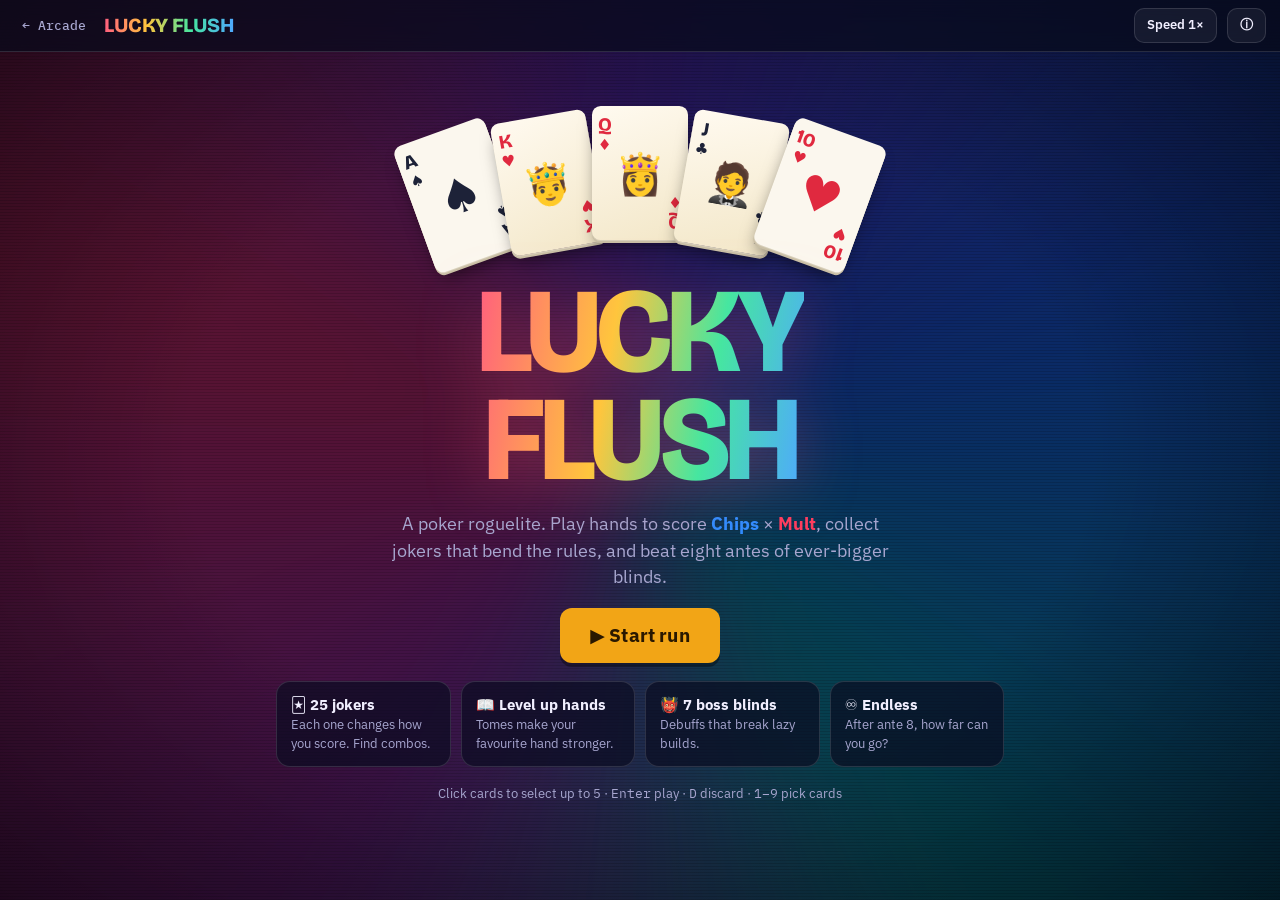
<file: mini-arcade/lucky-flush.html>
<!doctype html>
<html lang="en">
<head>
<meta charset="utf-8">
<meta name="viewport" content="width=device-width, initial-scale=1, viewport-fit=cover">
<title>Lucky Flush · Mini Arcade</title>
<meta name="description" content="A poker roguelite: play hands, stack Chips and Mult with jokers, beat ever-bigger blinds.">
<link rel="icon" href="data:image/svg+xml,%3Csvg xmlns='http://www.w3.org/2000/svg' viewBox='0 0 32 32'%3E%3Crect width='32' height='32' rx='7' fill='%23101436'/%3E%3Ctext x='16' y='23' font-size='20' text-anchor='middle' fill='%23ff4d6d'%3E%E2%99%A5%3C/text%3E%3C/svg%3E">
<link rel="preconnect" href="https://fonts.googleapis.com">
<link rel="preconnect" href="https://fonts.gstatic.com" crossorigin>
<link rel="stylesheet" href="https://fonts.googleapis.com/css2?family=Bricolage+Grotesque:opsz,wght@12..96,500;12..96,700;12..96,800&family=IBM+Plex+Sans:wght@400;500;600&family=IBM+Plex+Mono:wght@400;500;600&display=swap">
<script>
/* Shared helpers for the arcade: theme switch (same "sm-theme" key as the portfolio),
   best-score storage, and two small utilities the games use. */
(function () {
  "use strict";
  var root = document.documentElement;

  try {
    var saved = localStorage.getItem("sm-theme");
    if (saved === "dark" || saved === "light") root.setAttribute("data-theme", saved);
  } catch (e) {}

  document.addEventListener("DOMContentLoaded", function () {
    var btn = document.getElementById("theme");
    if (btn) btn.addEventListener("click", function () {
      var dark = root.getAttribute("data-theme")
        ? root.getAttribute("data-theme") === "dark"
        : !!(window.matchMedia && matchMedia("(prefers-color-scheme: dark)").matches);
      var next = dark ? "light" : "dark";
      root.setAttribute("data-theme", next);
      try { localStorage.setItem("sm-theme", next); } catch (e) {}
    });
  });

  window.Arcade = {
    /* Best scores live in this browser only; blocked storage just means no record. */
    best: function (key) {
      try { return Number(localStorage.getItem("arcade-best-" + key)) || 0; } catch (e) { return 0; }
    },
    saveBest: function (key, value) {
      var better = value > window.Arcade.best(key);
      if (better) { try { localStorage.setItem("arcade-best-" + key, String(value)); } catch (e) {} }
      return better;
    },

    /* Fisher–Yates, in place. */
    shuffle: function (arr) {
      for (var i = arr.length - 1; i > 0; i--) {
        var j = Math.floor(Math.random() * (i + 1));
        var t = arr[i]; arr[i] = arr[j]; arr[j] = t;
      }
      return arr;
    },

    escape: function (s) {
      return String(s).replace(/[&<>"]/g, function (c) { return { "&": "&amp;", "<": "&lt;", ">": "&gt;", '"': "&quot;" }[c]; });
    }
  };
})();
</script>
<style>
/* Lucky Flush: dark casino-arcade surface. Desktop: stats rail on the left, table on the right
   (jokers row, play area, hand, actions). Phones: the rail collapses into a compact strip on top. */
:root {
  --bg: #0b0e24; --panel: rgb(255 255 255 / .06); --panel-2: rgb(255 255 255 / .11); --line: rgb(255 255 255 / .13);
  --text: #f1efff; --dim: #a7a6cf; --chips: #2f8cff; --mult: #ff3d5e; --money: #ffc53d; --good: #46e6a0;
  --paper: #fbf7ee; --red: #e0293f; --black: #1d2238;
  --display: "Bricolage Grotesque", system-ui, sans-serif; --body: "IBM Plex Sans", system-ui, sans-serif; --mono: "IBM Plex Mono", ui-monospace, monospace;
  --cw: clamp(56px, 8.4vw, 92px);
  color-scheme: dark;
}
* { box-sizing: border-box; }
[hidden] { display: none !important; }
html, body { margin: 0; min-height: 100%; overflow-x: clip; }
body { background: var(--bg); color: var(--text); font: 400 15px/1.45 var(--body); -webkit-font-smoothing: antialiased; }
.swirl { position: fixed; inset: -30%; z-index: -2; pointer-events: none; filter: blur(60px) saturate(1.2); opacity: .55;
  background: conic-gradient(from 0deg at 50% 50%, #3a1c71, #143d8f, #0d6b6b, #5b1a5e, #8c1d3a, #3a1c71); animation: spin 60s linear infinite; }
@keyframes spin { to { transform: rotate(360deg); } }
body::after { content: ""; position: fixed; inset: 0; z-index: -1; pointer-events: none; background: repeating-linear-gradient(0deg, rgb(0 0 0 / .14) 0 1px, transparent 1px 3px), radial-gradient(ellipse at center, transparent 50%, rgb(0 0 0 / .55)); }
button { font: inherit; color: inherit; cursor: pointer; }
h1, h2, h3 { font-family: var(--display); margin: 0; line-height: 1.05; }
p { margin: 0; }
.mono { font-family: var(--mono); } .dim { color: var(--dim); }
.btn { display: inline-flex; align-items: center; justify-content: center; gap: 8px; padding: 11px 18px; border-radius: 12px; border: 0; font-weight: 700; letter-spacing: .01em;
  background: var(--panel-2); box-shadow: 0 4px 0 rgb(0 0 0 / .35); transition: transform .1s, filter .15s, box-shadow .1s; text-decoration: none; }
.btn:hover { filter: brightness(1.15); } .btn:active { transform: translateY(3px); box-shadow: 0 1px 0 rgb(0 0 0 / .35); }
.btn.blue { background: #2f6fff; } .btn.red { background: #e8334f; } .btn.gold { background: #f2a516; color: #2a1800; } .btn.green { background: #19b46b; }
.btn[disabled] { opacity: .35; filter: grayscale(1); pointer-events: none; }

.hud { position: sticky; top: 0; z-index: 30; display: flex; align-items: center; gap: 10px; padding: 8px 14px; white-space: nowrap; background: rgb(8 10 28 / .7); backdrop-filter: blur(12px); border-bottom: 1px solid var(--line); }
.hud a { font: 500 13px var(--mono); color: var(--dim); text-decoration: none; padding: 6px 8px; border-radius: 8px; }
.hud a:hover { color: var(--text); background: var(--panel); }
.hud .logo { font: 800 20px var(--display); letter-spacing: -.02em; background: linear-gradient(90deg, #ff5e7e, #ffc53d, #46e6a0, #4fa8ff); -webkit-background-clip: text; background-clip: text; color: transparent; }
.hud .sp { flex: 1; }
.hud .ib { padding: 7px 12px; border-radius: 10px; border: 1px solid var(--line); background: var(--panel); font-size: 13px; font-weight: 600; }

.app { display: grid; grid-template-columns: 260px minmax(0, 1fr); gap: 16px; max-width: 1280px; margin: 0 auto; padding: 14px; min-height: calc(100vh - 52px); }
/* ---------- rail ---------- */
.rail { display: grid; gap: 10px; align-content: start; }
.box { background: rgb(10 12 34 / .72); border: 1px solid var(--line); border-radius: 16px; padding: 12px 14px; backdrop-filter: blur(8px); }
.blind { display: grid; gap: 4px; text-align: center; position: relative; overflow: hidden; }
.blind .bchip { width: 54px; height: 54px; margin: 0 auto 2px; border-radius: 50%; display: grid; place-items: center; font-size: 26px; border: 4px dashed rgb(255 255 255 / .5); }
.blind .bname { font: 800 20px var(--display); }
.blind .bdesc { font-size: 12px; color: #ffb3c0; min-height: 0; }
.blind .target { font: 600 13px var(--mono); color: var(--dim); }
.blind .target b { display: block; font: 800 28px var(--display); color: var(--mult); }
.rscore { display: flex; justify-content: space-between; align-items: center; }
.rscore b { font: 800 28px var(--display); font-variant-numeric: tabular-nums; }
.rscore.hot b { color: #ffcf5a; text-shadow: 0 0 18px #ff7a00; }
.handinfo { text-align: center; display: grid; gap: 8px; }
.handinfo .htype { font: 800 20px var(--display); min-height: 26px; }
.handinfo .htype small { font: 500 12px var(--mono); color: var(--dim); }
.cm { display: grid; grid-template-columns: 1fr auto 1fr; gap: 6px; align-items: center; }
.cm div { padding: 8px 6px; border-radius: 10px; font: 800 26px var(--display); font-variant-numeric: tabular-nums; text-align: center; transition: transform .1s; }
.cm .chips { background: var(--chips); text-align: right; box-shadow: inset 0 -4px 0 rgb(0 0 0 / .2); }
.cm .mult { background: var(--mult); text-align: left; box-shadow: inset 0 -4px 0 rgb(0 0 0 / .2); }
.cm span { font: 800 22px var(--display); color: var(--mult); }
.bump { animation: bump .18s; }
@keyframes bump { 50% { transform: scale(1.18); } }
.fire { position: relative; }
.fire::before { content: ""; position: absolute; inset: -8px -4px auto; height: 26px; background: radial-gradient(ellipse at bottom, #ffb02e, #ff4d00 40%, transparent 70%); filter: blur(4px); animation: flick .18s infinite alternate; z-index: -1; border-radius: 50%; }
@keyframes flick { to { transform: scaleY(1.3) translateY(-3px); opacity: .7; } }
.counters { display: grid; grid-template-columns: 1fr 1fr; gap: 8px; }
.counters div { background: rgb(0 0 0 / .3); border-radius: 12px; padding: 8px; text-align: center; }
.counters span { display: block; font: 500 11px var(--mono); text-transform: uppercase; letter-spacing: .08em; color: var(--dim); }
.counters b { font: 800 24px var(--display); }
.counters .h b { color: var(--chips); } .counters .d b { color: var(--mult); } .counters .m b { color: var(--money); }
.railbtns { display: grid; grid-template-columns: 1fr 1fr; gap: 8px; }

/* ---------- table ---------- */
.table { display: grid; grid-template-rows: auto 1fr auto auto; gap: 10px; min-width: 0; }
.jrow { display: flex; gap: 10px; align-items: flex-start; min-height: calc(var(--cw) * 1.4 + 24px); padding: 10px; border-radius: 16px; background: rgb(0 0 0 / .25); border: 1px dashed var(--line); position: relative; }
.jrow .count { position: absolute; right: 10px; bottom: 6px; font: 600 12px var(--mono); color: var(--dim); }
.joker { position: relative; width: var(--cw); height: calc(var(--cw) * 1.4); border-radius: calc(var(--cw) * .1); flex: none; cursor: pointer; user-select: none;
  background: linear-gradient(160deg, #6b4bd8, #2e1f6b); border: 3px solid #ece6ff; box-shadow: 0 8px 18px -6px rgb(0 0 0 / .7);
  display: grid; grid-template-rows: 1fr auto; place-items: center; padding: 4px; transition: transform .15s; }
.joker.r1 { background: linear-gradient(160deg, #2d8bd8, #183f7a); } .joker.r2 { background: linear-gradient(160deg, #20b07a, #0f5a45); } .joker.r3 { background: linear-gradient(160deg, #ff5a7a, #8a1e57); border-color: #ffe08a; }
.joker .ja { font-size: calc(var(--cw) * .48); filter: drop-shadow(0 4px 6px rgb(0 0 0 / .4)); }
.joker .jn { font: 700 calc(var(--cw) * .12)/1.1 var(--display); text-align: center; }
.joker:hover, .joker.sel { transform: translateY(-6px) rotate(-2deg); }
.joker.sel { outline: 3px solid var(--money); outline-offset: 2px; }
.joker.wiggle { animation: wiggle .35s; }
@keyframes wiggle { 25% { transform: rotate(-9deg) scale(1.1); } 75% { transform: rotate(7deg) scale(1.1); } }
.joker .badge { position: absolute; bottom: -10px; left: 50%; transform: translateX(-50%); font: 700 11px var(--mono); padding: 2px 7px; border-radius: 99px; background: #0b0e24; border: 1px solid var(--line); white-space: nowrap; }
.tip { position: absolute; z-index: 40; left: 50%; top: calc(100% + 14px); transform: translateX(-50%); width: 190px; padding: 10px; border-radius: 12px; background: #fbf7ee; color: #1d2238; font-size: 13px; line-height: 1.35; text-align: center; box-shadow: 0 10px 30px rgb(0 0 0 / .5); pointer-events: none; }
.tip b { display: block; font: 800 15px var(--display); margin-bottom: 2px; }
.tip .tbtns { display: flex; gap: 6px; justify-content: center; margin-top: 8px; pointer-events: auto; }
.tip .tbtns button { padding: 5px 9px; border-radius: 8px; border: 0; font-weight: 700; font-size: 12px; background: #e3ddcc; color: #1d2238; }
.tip .tbtns .sell { background: #19b46b; color: #fff; }
.joker:hover .tip.hov { display: block; }
.tip.hov { display: none; }
.pop { position: absolute; z-index: 45; left: 50%; top: -14px; transform: translate(-50%, -100%); padding: 3px 9px; border-radius: 8px; font: 800 15px var(--display); white-space: nowrap; pointer-events: none; animation: popup .7s ease-out forwards; color: #fff; box-shadow: 0 4px 10px rgb(0 0 0 / .4); }
.pop.c { background: var(--chips); } .pop.m { background: var(--mult); } .pop.x { background: #b02ef0; } .pop.g { background: var(--money); color: #2a1800; }
@keyframes popup { 0% { opacity: 0; transform: translate(-50%, -60%) scale(.5); } 20% { opacity: 1; transform: translate(-50%, -100%) scale(1.15); } 80% { opacity: 1; } 100% { opacity: 0; transform: translate(-50%, -150%); } }

.main { display: grid; place-items: center; min-height: 200px; position: relative; }
.playarea { display: flex; justify-content: center; gap: 8px; min-height: calc(var(--cw) * 1.4 + 30px); align-items: center; }
.hand { display: flex; justify-content: center; align-items: flex-end; min-height: calc(var(--cw) * 1.4 + 34px); padding-top: 26px; }
.actions { display: flex; justify-content: center; gap: 10px; flex-wrap: wrap; padding-bottom: max(10px, env(safe-area-inset-bottom)); }
.actions .btn { min-width: 110px; }
.deckpill { font: 600 12px var(--mono); color: var(--dim); align-self: center; padding: 6px 10px; border-radius: 10px; background: var(--panel); border: 1px solid var(--line); }

/* ---------- playing cards ---------- */
.pc { position: relative; width: var(--cw); height: calc(var(--cw) * 1.4); flex: none; border-radius: calc(var(--cw) * .09); background: var(--paper); color: var(--black);
  box-shadow: 0 1px 0 #d8d0bb, 0 3px 0 #c9bfa5, 0 10px 18px -6px rgb(0 0 0 / .6); cursor: pointer; user-select: none; transition: transform .14s cubic-bezier(.2,.8,.3,1.3), filter .2s; }
.hand .pc { margin: 0 calc(var(--ov, 0px) * -1); transform: rotate(var(--r, 0deg)) translateY(var(--y, 0px)); }
.hand .pc:hover { transform: translateY(-10px) rotate(var(--r, 0deg)); z-index: 5; }
.hand .pc.sel { transform: translateY(-30px); z-index: 6; box-shadow: 0 0 0 3px var(--money), 0 16px 24px -8px rgb(0 0 0 / .7); }
.pc.red { color: var(--red); }
.pc .tl, .pc .br { position: absolute; display: grid; justify-items: center; line-height: .9; font: 800 calc(var(--cw) * .2) var(--display); }
.pc .tl { left: 6%; top: 5%; } .pc .br { right: 6%; bottom: 5%; transform: rotate(180deg); }
.pc .tl i, .pc .br i { font-style: normal; font-size: .8em; }
.pc .mid { position: absolute; inset: 0; display: grid; place-items: center; font-size: calc(var(--cw) * .5); }
.pc .mid.face { font-size: calc(var(--cw) * .42); }
.pc.face-card { background: linear-gradient(160deg, #fffaf0, #f3e7c8); }
.pc.debuff { filter: grayscale(1) brightness(.6); }
.pc.debuff::after { content: "✕"; position: absolute; inset: 0; display: grid; place-items: center; font-size: calc(var(--cw) * .7); color: rgb(224 41 63 / .7); }
.pc.scoring { animation: lift .25s forwards; }
@keyframes lift { to { transform: translateY(-18px); } }
.pc.deal { animation: deal .3s backwards; animation-delay: var(--dl); }
@keyframes deal { from { opacity: 0; transform: translate(60px, -40px) rotate(18deg); } }
.pc.gone { animation: gone .3s forwards; }
@keyframes gone { to { opacity: 0; transform: translateY(-40px) rotate(8deg) scale(.8); } }
.pc .pop { top: -8px; }

/* ---------- overlay panels (blind select, cash out, shop, end) ---------- */
.panel { width: 100%; display: grid; gap: 16px; justify-items: center; text-align: center; padding: 10px 0 20px; }
.panel h2 { font-size: clamp(28px, 4.5vw, 40px); }
.blinds { display: grid; grid-template-columns: repeat(3, minmax(0, 220px)); gap: 12px; justify-content: center; width: 100%; }
.bcard { display: grid; gap: 6px; justify-items: center; padding: 16px 12px; border-radius: 18px; background: rgb(10 12 34 / .78); border: 1px solid var(--line); opacity: .5; }
.bcard.now { opacity: 1; border-color: var(--money); box-shadow: 0 0 30px -8px var(--money); }
.bcard.done { opacity: .35; }
.bcard .bchip { width: 64px; height: 64px; border-radius: 50%; display: grid; place-items: center; font-size: 30px; border: 4px dashed rgb(255 255 255 / .5); }
.bcard b.t { font: 800 26px var(--display); color: var(--mult); }
.bcard small { color: var(--dim); }
.bcard .bd { font-size: 13px; color: #ffb3c0; min-height: 36px; }
.cash { width: min(100%, 420px); display: grid; gap: 6px; }
.cash div { display: flex; justify-content: space-between; padding: 8px 12px; border-radius: 10px; background: rgb(0 0 0 / .3); }
.cash div b { color: var(--money); font-family: var(--mono); }
.cash .total { background: rgb(255 197 61 / .14); font-weight: 700; }
.shop { display: grid; gap: 16px; width: 100%; justify-items: center; }
.shelf { display: flex; gap: 16px; flex-wrap: wrap; justify-content: center; padding: 14px; border-radius: 18px; background: rgb(0 0 0 / .28); border: 1px solid var(--line); }
.item { display: grid; gap: 8px; justify-items: center; width: calc(var(--cw) + 60px); }
.item .desc { font-size: 12px; color: var(--dim); min-height: 48px; }
.item .nm { font: 700 14px var(--display); }
.price { font: 800 14px var(--mono); color: var(--money); }
.item.sold { opacity: .25; pointer-events: none; }
.tome { width: var(--cw); height: calc(var(--cw) * 1.4); border-radius: calc(var(--cw) * .1); display: grid; place-items: center; font-size: calc(var(--cw) * .45);
  background: linear-gradient(160deg, #ffcf5a, #c96b00); border: 3px solid #fff3cf; box-shadow: 0 8px 18px -6px rgb(0 0 0 / .7); }
.tome.voucher { background: linear-gradient(160deg, #e05cff, #5b1aa8); border-color: #f5d0ff; }
.levels { width: min(100%, 520px); display: grid; gap: 4px; text-align: left; }
.levels div { display: grid; grid-template-columns: 44px 1fr auto; gap: 10px; align-items: center; padding: 6px 10px; border-radius: 10px; background: rgb(0 0 0 / .3); font-size: 14px; }
.levels .lv { font: 700 12px var(--mono); color: var(--money); }
.levels .cmv span:first-child { color: #8cc0ff; } .levels .cmv span:last-child { color: #ff8da0; }
.modal { position: fixed; inset: 0; z-index: 60; display: grid; place-items: start center; padding: 50px 16px; overflow-y: auto; background: rgb(4 5 18 / .8); backdrop-filter: blur(6px); }
.modal .box { width: min(100%, 760px); display: grid; gap: 14px; }
.notes ul { padding-left: 20px; margin: 0; display: grid; gap: 8px; color: #dcdaf5; }
.notes code { font: 500 .9em var(--mono); background: rgb(255 255 255 / .08); padding: 1px 5px; border-radius: 5px; }
.deckgrid { --cw: 46px; display: grid; gap: 8px; }
.deckgrid .row { display: flex; flex-wrap: wrap; gap: 4px; }
.deckgrid .pc { cursor: default; }
.deckgrid .pc.used { opacity: .2; }
.title { display: grid; gap: 18px; justify-items: center; text-align: center; padding: 6vh 16px 30px; max-width: 760px; margin: 0 auto; }
.title h1 { font: 800 clamp(56px, 12vw, 120px)/.9 var(--display); letter-spacing: -.04em; background: linear-gradient(100deg, #ff5e7e, #ffc53d 40%, #46e6a0 70%, #4fa8ff); -webkit-background-clip: text; background-clip: text; color: transparent; filter: drop-shadow(0 10px 30px rgb(255 94 126 / .35)); }
.fan { display: flex; justify-content: center; --cw: clamp(64px, 12vw, 96px); height: calc(var(--cw) * 1.6); }
.fan .pc { margin: 0 -12px; transform-origin: 50% 140%; animation: fanin .6s backwards; }
@keyframes fanin { from { transform: rotate(0deg) translateY(30px); opacity: 0; } }
.feat { display: grid; grid-template-columns: repeat(auto-fit, minmax(160px, 1fr)); gap: 10px; width: 100%; }
.feat div { text-align: left; padding: 12px 14px; border-radius: 14px; background: rgb(10 12 34 / .7); border: 1px solid var(--line); font-size: 13px; color: var(--dim); }
.feat b { display: block; color: var(--text); font-size: 15px; }
.flash { animation: flashbg .5s; }
@keyframes flashbg { 30% { background: rgb(255 197 61 / .25); } }
.shake { animation: shake .4s; }
@keyframes shake { 20% { transform: translate(-6px, 2px); } 40% { transform: translate(6px, -3px); } 60% { transform: translate(-4px, 2px); } 80% { transform: translate(3px, -1px); } }

@media (max-width: 860px) {
  .hud { gap: 6px; padding: 6px 10px; } .hud .logo { font-size: 17px; } .hud .ib { padding: 6px 9px; }
  .app { grid-template-columns: 1fr; padding: 8px; gap: 8px; }
  .rail { grid-template-columns: 1fr 1fr; }
  .rail .blind, .rail .handinfo { grid-column: span 1; }
  .blind .bchip { display: none; }
  .blind .target b { font-size: 22px; }
  .cm div { font-size: 20px; padding: 6px 4px; }
  .handinfo .htype { font-size: 16px; }
  .rscore b { font-size: 22px; }
  .counters b { font-size: 18px; }
  .blinds { grid-template-columns: 1fr; max-width: 320px; }
  .bcard { grid-template-columns: auto 1fr; text-align: left; justify-items: start; }
  .bcard .bchip { grid-row: span 3; width: 48px; height: 48px; font-size: 22px; }
  .actions .btn { min-width: 0; padding: 10px 12px; }
}
@media (prefers-reduced-motion: reduce) { *, *::before, *::after { animation-duration: .01ms !important; transition-duration: .01ms !important; } }
</style>
</head>
<body>
<div class="swirl" aria-hidden="true"></div>
<header class="hud">
  <a href="index.html">← Arcade</a>
  <span class="logo">LUCKY FLUSH</span>
  <span class="sp"></span>
  <button class="ib" id="b-speed" type="button" title="Animation speed">Speed 1×</button>
  <button class="ib" id="b-notes" type="button" title="How it's built">ⓘ</button>
</header>
<div id="root"></div>
<div class="modal" id="modal" hidden></div>

<script>
(function () {
  "use strict";
  var $ = function (s, r) { return (r || document).querySelector(s); };
  var $$ = function (s, r) { return [].slice.call((r || document).querySelectorAll(s)); };
  var rnd = function (n) { return Math.floor(Math.random() * n); };
  var pick = function (a) { return a[rnd(a.length)]; };
  var esc = Arcade.escape;
  var speed = 1;
  var sleep = function (ms) { return new Promise(function (r) { setTimeout(r, ms / speed); }); };
  var fmt = function (n) { return n >= 1e11 ? n.toExponential(2) : Math.floor(n).toLocaleString("en"); };
  var root = $("#root"), modal = $("#modal");

  /* ================= cards & hands ================= */
  var SUITS = ["♠", "♥", "♣", "♦"], SUIT_NAMES = ["Spades", "Hearts", "Clubs", "Diamonds"];
  var RANK = { 11: "J", 12: "Q", 13: "K", 14: "A" };
  var FACE = { 11: "🤵", 12: "👸", 13: "🤴" };
  function rl(r) { return RANK[r] || String(r); }
  function chipsOf(c) { return c.r === 14 ? 11 : c.r >= 11 ? 10 : c.r; }

  var HANDS = [
    { k: "high", n: "High Card", c: 5, m: 1, lc: 10, lm: 1 },
    { k: "pair", n: "Pair", c: 10, m: 2, lc: 15, lm: 1 },
    { k: "two", n: "Two Pair", c: 20, m: 2, lc: 20, lm: 1 },
    { k: "three", n: "Three of a Kind", c: 30, m: 3, lc: 20, lm: 2 },
    { k: "straight", n: "Straight", c: 30, m: 4, lc: 30, lm: 3 },
    { k: "flush", n: "Flush", c: 35, m: 4, lc: 15, lm: 2 },
    { k: "full", n: "Full House", c: 40, m: 4, lc: 25, lm: 2 },
    { k: "four", n: "Four of a Kind", c: 60, m: 7, lc: 30, lm: 3 },
    { k: "sflush", n: "Straight Flush", c: 100, m: 8, lc: 40, lm: 4 }
  ];
  var HAND = {}; HANDS.forEach(function (h) { HAND[h.k] = h; });

  // Identify the best poker hand in 1–5 cards and which of them score.
  function evaluate(cards) {
    var n = cards.length, byRank = {};
    cards.forEach(function (c) { (byRank[c.r] = byRank[c.r] || []).push(c); });
    var groups = Object.keys(byRank).map(function (r) { return byRank[r]; })
      .sort(function (a, b) { return b.length - a.length || b[0].r - a[0].r; });
    var flush = n === 5 && cards.every(function (c) { return c.s === cards[0].s; });
    var ranks = Object.keys(byRank).map(Number).sort(function (a, b) { return a - b; });
    var straight = n === 5 && ranks.length === 5 && (ranks[4] - ranks[0] === 4 || ranks.join() === "2,3,4,5,14");
    var g0 = groups[0] ? groups[0].length : 0, g1 = groups[1] ? groups[1].length : 0;
    var has = { pair: g0 >= 2, two: g0 >= 2 && g1 >= 2, three: g0 >= 3, straight: straight, flush: flush, four: g0 >= 4 };
    var type, scoring;
    if (straight && flush) { type = "sflush"; scoring = cards; }
    else if (g0 === 4) { type = "four"; scoring = groups[0]; }
    else if (g0 === 3 && g1 >= 2) { type = "full"; scoring = cards; }
    else if (flush) { type = "flush"; scoring = cards; }
    else if (straight) { type = "straight"; scoring = cards; }
    else if (g0 === 3) { type = "three"; scoring = groups[0]; }
    else if (g0 === 2 && g1 === 2) { type = "two"; scoring = groups[0].concat(groups[1]); }
    else if (g0 === 2) { type = "pair"; scoring = groups[0]; }
    else { type = "high"; scoring = [cards.slice().sort(function (a, b) { return b.r - a.r; })[0]]; }
    // keep table order for scoring animation
    scoring = cards.filter(function (c) { return scoring.indexOf(c) >= 0; });
    return { type: type, scoring: scoring, has: has };
  }

  /* ================= jokers ================= */
  // Hooks: card(c, ctx, j) per scored card; hand(ctx, j) once per hand; cash() at round end.
  // Each returns { chips, mult, xmult, money } (or false for no effect).
  var JOKERS = {
    jester:   { n: "Jester", a: "🃏", r: 1, p: 3, x: "+4 Mult", hand: function () { return { mult: 4 }; } },
    spade:    { n: "Spade Work", a: "⛏️", r: 1, p: 5, x: "Played ♠ give +3 Mult when scored", card: function (c) { return c.s === 0 && { mult: 3 }; } },
    heart:    { n: "Heartthrob", a: "💘", r: 1, p: 5, x: "Played ♥ give +3 Mult when scored", card: function (c) { return c.s === 1 && { mult: 3 }; } },
    club:     { n: "Club Kid", a: "🎧", r: 1, p: 5, x: "Played ♣ give +3 Mult when scored", card: function (c) { return c.s === 2 && { mult: 3 }; } },
    diamond:  { n: "Diamond Hands", a: "💎", r: 1, p: 5, x: "Played ♦ give +3 Mult when scored", card: function (c) { return c.s === 3 && { mult: 3 }; } },
    pairs:    { n: "Double Trouble", a: "👯", r: 1, p: 4, x: "+8 Mult if the hand contains a Pair", hand: function (x) { return x.has.pair && { mult: 8 }; } },
    triple:   { n: "Triple Threat", a: "🔱", r: 2, p: 7, x: "×3 Mult if the hand contains Three of a Kind", hand: function (x) { return x.has.three && { xmult: 3 }; } },
    shooter:  { n: "Straight Shooter", a: "🏹", r: 1, p: 5, x: "+12 Mult if the hand contains a Straight", hand: function (x) { return x.has.straight && { mult: 12 }; } },
    wave:     { n: "Flush Fund", a: "🌊", r: 1, p: 5, x: "+80 Chips if the hand contains a Flush", hand: function (x) { return x.has.flush && { chips: 80 }; } },
    minimal:  { n: "Minimalist", a: "🪶", r: 1, p: 5, x: "+20 Mult if you play 3 or fewer cards", hand: function (x) { return x.played.length <= 3 && { mult: 20 }; } },
    court:    { n: "Royal Court", a: "👑", r: 1, p: 5, x: "Played face cards give +30 Chips when scored", card: function (c) { return c.r >= 11 && c.r <= 13 && { chips: 30 }; } },
    aces:     { n: "Ace in the Hole", a: "🅰️", r: 1, p: 5, x: "Played Aces give +20 Chips and +4 Mult", card: function (c) { return c.r === 14 && { chips: 20, mult: 4 }; } },
    even:     { n: "Even Keel", a: "⚖️", r: 1, p: 5, x: "Played 10, 8, 6, 4, 2 give +4 Mult", card: function (c) { return c.r <= 10 && c.r % 2 === 0 && { mult: 4 }; } },
    odd:      { n: "Odd Couple", a: "🎲", r: 1, p: 5, x: "Played A, 9, 7, 5, 3 give +25 Chips", card: function (c) { return (c.r === 14 || (c.r <= 9 && c.r % 2 === 1)) && { chips: 25 }; } },
    recycler: { n: "Recycler", a: "♻️", r: 1, p: 5, x: "+15 Chips per discard remaining", hand: function () { return R.discards > 0 && { chips: 15 * R.discards }; } },
    piggy:    { n: "Piggy Bank", a: "🐷", r: 1, p: 4, x: "Earn $4 at the end of each round", cash: function () { return 4; } },
    snowball: { n: "Snowball", a: "☃️", r: 2, p: 6, x: "Gains +1 Mult every hand played", stack: 1, hand: function (x, j) { j.v = (j.v || 0) + 1; return { mult: j.v }; } },
    investor: { n: "Investor", a: "📈", r: 2, p: 7, x: "+1 Mult for every $4 you have", hand: function () { return S.money >= 4 && { mult: Math.floor(S.money / 4) }; } },
    lastcall: { n: "Last Call", a: "🍸", r: 2, p: 6, x: "×3 Mult on the final hand of the round", hand: function () { return R.hands === 0 && { xmult: 3 }; } },
    hold:     { n: "Hold Steady", a: "✋", r: 2, p: 6, x: "+3 Mult for each card held in hand", hand: function (x) { return x.held > 0 && { mult: 3 * x.held }; } },
    lucky:    { n: "Lucky Cat", a: "🐱", r: 2, p: 6, x: "Played 7s: 1 in 2 chance for +7 Mult and $2", card: function (c) { return c.r === 7 && Math.random() < .5 && { mult: 7, money: 2 }; } },
    roller:   { n: "High Roller", a: "🎰", r: 2, p: 6, x: "1 in 4 chance for ×5 Mult", hand: function () { return Math.random() < .25 && { xmult: 5 }; } },
    glass:    { n: "Glass Cannon", a: "🍷", r: 3, p: 8, x: "×4 Mult. 1 in 5 chance to shatter after each round", fragile: .2, hand: function () { return { xmult: 4 }; } },
    echo:     { n: "Echo Chamber", a: "🔁", r: 3, p: 8, x: "The first scored card triggers 2 extra times", retrigger: 2 },
    wolf:     { n: "Pack Leader", a: "🐺", r: 3, p: 9, x: "×0.5 Mult for each other Joker (×1 base)", hand: function () { return S.jokers.length > 1 && { xmult: 1 + .5 * (S.jokers.length - 1) }; } }
  };

  var VOUCHERS = {
    hand:    { n: "Overtime", a: "⏱️", x: "+1 hand every round", f: function () { S.maxHands++; } },
    discard: { n: "Shredder", a: "🗑️", x: "+1 discard every round", f: function () { S.maxDiscards++; } },
    size:    { n: "Big Hands", a: "🖐️", x: "+1 hand size", f: function () { S.handSize++; } },
    slot:    { n: "Joker Rack", a: "🗄️", x: "+1 Joker slot", f: function () { S.slots++; } },
    bank:    { n: "Savings Account", a: "🏦", x: "Interest cap raised from $5 to $10", f: function () { S.interestCap = 10; } }
  };

  var BOSSES = [
    { k: "wall", n: "The Wall", a: "🧱", d: "Extra large blind (×2 more)", mul: 2 },
    { k: "suit", n: "The Ban", a: "🚫", d: "", suit: true },
    { k: "needle", n: "The Needle", a: "🪡", d: "Play only 1 hand (smaller target)", hands: 1, mul: .5 },
    { k: "hook", n: "The Hook", a: "🪝", d: "Discards 2 random held cards after each hand", hook: 2 },
    { k: "psychic", n: "The Psychic", a: "🔮", d: "Must play exactly 5 cards", five: true },
    { k: "manacle", n: "The Manacle", a: "⛓️", d: "−1 hand size", size: -1 },
    { k: "flint", n: "The Flint", a: "🪨", d: "Base Chips and Mult are halved", flint: true }
  ];
  var ANTE_BASE = [300, 750, 1800, 4500, 10000, 18000, 32000, 48000];
  function anteBase(a) { return a <= 8 ? ANTE_BASE[a - 1] : Math.round(48000 * Math.pow(1.9, a - 8) / 1000) * 1000; }

  /* ================= state ================= */
  var S = null; // run
  var R = null; // round
  var uid = 1;

  function newRun() {
    S = { ante: 1, blind: 0, money: 4, jokers: [], slots: 5, levels: {}, maxHands: 4, maxDiscards: 3, handSize: 8, interestCap: 5,
          vouchers: [], boss: null, best: 0, handsPlayed: 0, won: false, rerollCost: 5 };
    HANDS.forEach(function (h) { S.levels[h.k] = 1; });
    S.jokers.push({ k: "jester", id: uid++ }); // a free starter so the scoring engine shows off from hand one
    S.boss = rollBoss();
    renderApp();
    showBlinds();
  }
  function rollBoss() {
    var b = Object.assign({}, pick(BOSSES));
    if (b.suit) { b.suitBan = rnd(4); b.d = "All " + SUIT_NAMES[b.suitBan] + " are debuffed"; b.a = SUITS[b.suitBan]; }
    return b;
  }
  function blindInfo(i) {
    var base = anteBase(S.ante);
    if (i === 0) return { n: "Small Blind", a: "🔵", target: base, reward: 3, color: "#2f6fff" };
    if (i === 1) return { n: "Big Blind", a: "🟠", target: Math.round(base * 1.5), reward: 4, color: "#f2a516" };
    var b = S.boss;
    return { n: b.n, a: b.a, target: Math.round(base * 2 * (b.mul || 1)), reward: 5, boss: b, color: "#e8334f", d: b.d };
  }
  function levelVals(k) {
    var h = HAND[k], l = S.levels[k] - 1;
    var c = h.c + h.lc * l, m = h.m + h.lm * l;
    if (R && R.boss && R.boss.flint) { c = Math.max(1, Math.floor(c / 2)); m = Math.max(1, Math.floor(m / 2)); }
    return { c: c, m: m };
  }

  /* ================= layout ================= */
  function renderApp() {
    root.innerHTML =
      '<div class="app"><aside class="rail">' +
        '<div class="box blind" id="blindbox"></div>' +
        '<div class="box rscore" id="rscorebox"><span class="dim">Round score</span><b id="rscore">0</b></div>' +
        '<div class="box handinfo"><div class="htype" id="htype">&nbsp;</div><div class="cm"><div class="chips" id="chips">0</div><span>×</span><div class="mult" id="mult">0</div></div></div>' +
        '<div class="box counters"><div class="h"><span>Hands</span><b id="c-hands">-</b></div><div class="d"><span>Discards</span><b id="c-discs">-</b></div></div>' +
        '<div class="box counters"><div class="m"><span>Money</span><b id="c-money">$0</b></div><div><span>Ante</span><b id="c-ante">1/8</b></div></div>' +
        '<div class="railbtns"><button class="btn" id="b-levels" type="button">Hand levels</button><button class="btn" id="b-deck" type="button">Deck</button></div>' +
      '</aside><section class="table"><div class="jrow" id="jrow"></div><div class="main" id="main"></div><div class="hand" id="hand"></div><div class="actions" id="actions"></div></section></div>';
    $("#b-levels").addEventListener("click", showLevels);
    $("#b-deck").addEventListener("click", showDeck);
    renderJokers(); updateRail();
  }

  function updateRail() {
    if (!S) return;
    var inRound = !!R, bi = blindInfo(inRound ? R.blind : S.blind);
    $("#blindbox").innerHTML = '<div class="bchip" style="background:' + bi.color + '33;border-color:' + bi.color + '">' + bi.a + '</div><div class="bname">' + esc(bi.n) + "</div>" +
      (bi.d ? '<div class="bdesc">' + esc(bi.d) + "</div>" : "") + '<div class="target">Score at least<b>' + fmt(inRound ? R.target : bi.target) + "</b>Reward " + "$".repeat(bi.reward) + "</div>";
    $("#rscore").textContent = fmt(inRound ? R.score : 0);
    $("#c-hands").textContent = inRound ? R.hands : S.maxHands;
    $("#c-discs").textContent = inRound ? R.discards : S.maxDiscards;
    $("#c-money").textContent = "$" + S.money;
    $("#c-ante").textContent = S.ante + (S.ante <= 8 ? "/8" : "");
  }

  function jokerTip(j, withButtons) {
    var d = JOKERS[j.k];
    return '<div class="tip' + (withButtons ? "" : " hov") + '"><b>' + esc(d.n) + "</b>" + esc(d.x) + (d.stack ? " (now +" + (j.v || 0) + ")" : "") +
      (withButtons ? '<div class="tbtns"><button data-act="left" type="button">◀</button><button class="sell" data-act="sell" type="button">Sell $' + sellValue(j) + '</button><button data-act="right" type="button">▶</button></div>' : "") + "</div>";
  }
  function sellValue(j) { return Math.max(1, Math.floor(JOKERS[j.k].p / 2)); }
  function jokerHTML(j, opts) {
    var d = JOKERS[j.k];
    opts = opts || {};
    return '<div class="joker r' + d.r + (opts.sel ? " sel" : "") + '" data-id="' + j.id + '" tabindex="0" role="button" aria-label="' + esc(d.n + ": " + d.x) + '"><div class="ja" aria-hidden="true">' + d.a + '</div><div class="jn">' + esc(d.n) + "</div>" +
      (d.stack ? '<span class="badge">+' + (j.v || 0) + "</span>" : "") + (opts.noTip ? "" : jokerTip(j, opts.sel)) + "</div>";
  }

  var selJoker = null;
  function renderJokers() {
    var row = $("#jrow"); if (!row || !S) return;
    row.innerHTML = S.jokers.map(function (j) { return jokerHTML(j, { sel: selJoker === j.id }); }).join("") +
      (S.jokers.length ? "" : '<span class="dim" style="align-self:center;margin:auto;font-size:14px">Jokers you buy appear here. Order matters: they trigger left to right.</span>') +
      '<span class="count">' + S.jokers.length + "/" + S.slots + "</span>";
    $$(".joker", row).forEach(function (el) {
      el.addEventListener("click", function (e) {
        var act = e.target.dataset && e.target.dataset.act, id = Number(el.dataset.id);
        var idx = S.jokers.findIndex(function (j) { return j.id === id; });
        if (act === "sell") { S.money += sellValue(S.jokers[idx]); S.jokers.splice(idx, 1); selJoker = null; updateRail(); renderJokers(); if (onShopChange) onShopChange(); return; }
        if (act === "left" && idx > 0) { var t = S.jokers[idx - 1]; S.jokers[idx - 1] = S.jokers[idx]; S.jokers[idx] = t; renderJokers(); return; }
        if (act === "right" && idx < S.jokers.length - 1) { var t2 = S.jokers[idx + 1]; S.jokers[idx + 1] = S.jokers[idx]; S.jokers[idx] = t2; renderJokers(); return; }
        selJoker = selJoker === id ? null : id; renderJokers();
      });
    });
  }
  var onShopChange = null;

  function cardHTML(c, cls, style) {
    var red = c.s === 1 || c.s === 3, face = c.r >= 11 && c.r <= 13;
    var deb = R && R.boss && R.boss.suitBan === c.s;
    return '<div class="pc' + (red ? " red" : "") + (face ? " face-card" : "") + (deb ? " debuff" : "") + (cls ? " " + cls : "") + '" data-id="' + c.id + '"' + (style ? ' style="' + style + '"' : "") +
      ' role="button" tabindex="0" aria-label="' + rl(c.r) + " of " + SUIT_NAMES[c.s] + '">' +
      '<div class="tl">' + rl(c.r) + "<i>" + SUITS[c.s] + '</i></div><div class="mid' + (face ? " face" : "") + '">' + (face ? FACE[c.r] : SUITS[c.s]) + '</div><div class="br">' + rl(c.r) + "<i>" + SUITS[c.s] + "</i></div></div>";
  }

  /* ================= blind select ================= */
  function showBlinds() {
    R = null; selJoker = null; onShopChange = null;
    updateRail(); renderJokers();
    $("#hand").innerHTML = ""; $("#actions").innerHTML = "";
    $("#htype").innerHTML = "&nbsp;"; $("#chips").textContent = 0; $("#mult").textContent = 0;
    var html = '<div class="panel"><p class="dim mono">ANTE ' + S.ante + (S.ante > 8 ? " · ENDLESS" : "") + '</p><h2>Choose your next blind</h2><div class="blinds">';
    for (var i = 0; i < 3; i++) {
      var b = blindInfo(i), cls = i === S.blind ? "now" : i < S.blind ? "done" : "";
      html += '<div class="bcard ' + cls + '"><div class="bchip" style="background:' + b.color + '33;border-color:' + b.color + '">' + b.a + "</div><b>" + esc(b.n) + '</b><small>Score at least</small><b class="t">' + fmt(b.target) + '</b><small>Reward ' + "$".repeat(b.reward) + "</small>" +
        '<div class="bd">' + esc(b.d || "") + "</div>" + (i === S.blind ? '<button class="btn gold" id="b-play" type="button">Play</button>' : i < S.blind ? '<span class="dim mono">Defeated</span>' : '<span class="dim mono">Upcoming</span>') + "</div>";
    }
    html += "</div></div>";
    $("#main").innerHTML = html;
    $("#b-play").addEventListener("click", function () { startRound(S.blind); });
  }

  /* ================= round ================= */
  function startRound(i) {
    var b = blindInfo(i);
    R = { blind: i, target: b.target, score: 0, hands: b.boss && b.boss.hands ? b.boss.hands : S.maxHands, discards: S.maxDiscards,
          deck: [], hand: [], sel: [], busy: false, boss: b.boss || null, sort: "rank", handSize: S.handSize + (b.boss && b.boss.size ? b.boss.size : 0) };
    for (var s = 0; s < 4; s++) for (var r = 2; r <= 14; r++) R.deck.push({ r: r, s: s, id: uid++ });
    Arcade.shuffle(R.deck);
    R.fullDeck = R.deck.slice();
    $("#main").innerHTML = '<div class="playarea" id="play"></div>';
    $("#actions").innerHTML = '<button class="btn blue" id="a-play" type="button">Play hand</button><button class="btn" id="a-rank" type="button">Sort rank</button><button class="btn" id="a-suit" type="button">Sort suit</button><button class="btn red" id="a-disc" type="button">Discard</button><span class="deckpill" id="deckn"></span>';
    $("#a-play").addEventListener("click", playHand);
    $("#a-disc").addEventListener("click", discard);
    $("#a-rank").addEventListener("click", function () { R.sort = "rank"; sortHand(); renderHand(); });
    $("#a-suit").addEventListener("click", function () { R.sort = "suit"; sortHand(); renderHand(); });
    updateRail();
    drawUp(true);
  }

  function sortHand() {
    R.hand.sort(R.sort === "rank" ? function (a, b) { return b.r - a.r || a.s - b.s; } : function (a, b) { return a.s - b.s || b.r - a.r; });
  }

  function drawUp(deal) {
    var before = R.hand.map(function (c) { return c.id; });
    while (R.hand.length < R.handSize && R.deck.length) R.hand.push(R.deck.pop());
    sortHand();
    renderHand(before);
  }

  function renderHand(oldIds) {
    var h = $("#hand"); if (!h || !R) return;
    var n = R.hand.length, mid = (n - 1) / 2;
    // --cw is a clamp(); resolve it the same way CSS does: clamp(56px, 8.4vw, 92px)
    var width = h.clientWidth || 600, cw = Math.min(92, Math.max(56, window.innerWidth * .084));
    var need = n * (cw + 6), ov = need > width ? (need - width) / (2 * n) + 3 : -3;
    var k = 0;
    h.innerHTML = R.hand.map(function (c, i) {
      var off = i - mid, isNew = oldIds && oldIds.indexOf(c.id) < 0;
      var st = "--r:" + (off * 2) + "deg;--y:" + (Math.abs(off) * Math.abs(off) * 1.2) + "px;--ov:" + ov + "px;--dl:" + ((isNew ? k++ : 0) * 60) + "ms";
      return cardHTML(c, (R.sel.indexOf(c) >= 0 ? "sel" : "") + (isNew ? " deal" : ""), st);
    }).join("");
    $$(".pc", h).forEach(function (el, i) {
      el.addEventListener("click", function () { toggle(R.hand[i]); });
      el.addEventListener("keydown", function (e) { if (e.key === "Enter" || e.key === " ") { e.preventDefault(); toggle(R.hand[i]); } });
    });
    $("#deckn").textContent = "Deck " + R.deck.length + "/52";
    updatePreview();
  }

  function toggle(c) {
    if (R.busy) return;
    var i = R.sel.indexOf(c);
    if (i >= 0) R.sel.splice(i, 1);
    else if (R.sel.length < 5) R.sel.push(c);
    renderHand();
  }

  function updatePreview() {
    var ok = R.sel.length > 0 && !R.busy;
    $("#a-play").disabled = !ok || R.hands <= 0 || (R.boss && R.boss.five && R.sel.length !== 5);
    $("#a-disc").disabled = !ok || R.discards <= 0;
    if (!R.sel.length) { $("#htype").innerHTML = "&nbsp;"; $("#chips").textContent = 0; $("#mult").textContent = 0; return; }
    var ev = evaluate(R.sel), lv = levelVals(ev.type);
    $("#htype").innerHTML = esc(HAND[ev.type].n) + ' <small>lvl ' + S.levels[ev.type] + "</small>";
    $("#chips").textContent = lv.c; $("#mult").textContent = lv.m;
  }

  function bump(el) { el.classList.remove("bump"); void el.offsetWidth; el.classList.add("bump"); }
  function pop(host, text, kind) {
    if (!host) return;
    var p = document.createElement("div"); p.className = "pop " + kind; p.textContent = text;
    host.appendChild(p); setTimeout(function () { p.remove(); }, 720 / speed + 50);
  }

  async function playHand() {
    if (R.busy || !R.sel.length || R.hands <= 0) return;
    if (R.boss && R.boss.five && R.sel.length !== 5) return;
    R.busy = true;
    var played = R.hand.filter(function (c) { return R.sel.indexOf(c) >= 0; });
    R.hand = R.hand.filter(function (c) { return R.sel.indexOf(c) < 0; });
    R.sel = []; R.hands--; S.handsPlayed++;
    updateRail(); renderHand();
    $("#a-play").disabled = true; $("#a-disc").disabled = true;
    var area = $("#play");
    area.innerHTML = played.map(function (c, i) { return cardHTML(c, "deal", "--dl:" + i * 60 + "ms"); }).join("");
    var ev = evaluate(played), lv = levelVals(ev.type);
    var ctx = { type: ev.type, has: ev.has, played: played, held: R.hand.length, chips: lv.c, mult: lv.m };
    var chipsEl = $("#chips"), multEl = $("#mult");
    $("#htype").innerHTML = esc(HAND[ev.type].n) + ' <small>lvl ' + S.levels[ev.type] + "</small>";
    chipsEl.textContent = ctx.chips; multEl.textContent = ctx.mult;
    await sleep(450);

    function apply(res, host) {
      if (!res) return false;
      if (res.chips) { ctx.chips += res.chips; chipsEl.textContent = fmt(ctx.chips); bump(chipsEl); pop(host, "+" + res.chips, "c"); }
      if (res.mult) { ctx.mult += res.mult; multEl.textContent = fmt(ctx.mult); bump(multEl); pop(host, "+" + res.mult + " Mult", "m"); }
      if (res.xmult && res.xmult !== 1) { ctx.mult *= res.xmult; multEl.textContent = fmt(ctx.mult); bump(multEl); pop(host, "×" + res.xmult + " Mult", "x"); }
      if (res.money) { S.money += res.money; updateRail(); pop(host, "+$" + res.money, "g"); }
      return true;
    }
    function jokerEl(j) { return $('#jrow .joker[data-id="' + j.id + '"]'); }
    function wiggle(el) { if (!el) return; el.classList.remove("wiggle"); void el.offsetWidth; el.classList.add("wiggle"); }

    // 1. each scoring card, left to right
    var playEls = $$(".pc", area);
    var echo = S.jokers.filter(function (j) { return JOKERS[j.k].retrigger; });
    for (var i = 0; i < ev.scoring.length; i++) {
      var c = ev.scoring[i], el = playEls[played.indexOf(c)];
      if (el) el.classList.add("scoring");
      if (R.boss && R.boss.suitBan === c.s) { await sleep(200); pop(el, "Debuffed", "m"); await sleep(250); continue; }
      var triggers = 1 + (i === 0 ? echo.reduce(function (a, j) { return a + JOKERS[j.k].retrigger; }, 0) : 0);
      for (var t = 0; t < triggers; t++) {
        if (t > 0) { pop(el, "Again!", "x"); echo.forEach(function (j) { wiggle(jokerEl(j)); }); await sleep(260); }
        await sleep(160);
        apply({ chips: chipsOf(c) }, el);
        await sleep(230);
        for (var k = 0; k < S.jokers.length; k++) {
          var j = S.jokers[k], d = JOKERS[j.k];
          if (!d.card) continue;
          var res = d.card(c, ctx, j);
          if (res) { var je = jokerEl(j); wiggle(je); apply(res, je); await sleep(260); }
        }
      }
    }
    // 2. jokers, left to right
    for (var m = 0; m < S.jokers.length; m++) {
      var jj = S.jokers[m], dd = JOKERS[jj.k];
      if (!dd.hand) continue;
      var r2 = dd.hand(ctx, jj);
      if (r2) { var je2 = jokerEl(jj); wiggle(je2); apply(r2, je2); if (dd.stack) renderJokers(); await sleep(320); }
    }
    // 3. total
    var total = Math.floor(ctx.chips * ctx.mult);
    S.best = Math.max(S.best, total);
    await sleep(250);
    var start = R.score, end = R.score + total, box = $("#rscorebox");
    var big = total >= R.target - R.score && total > 0;
    if (big || total >= R.target * .5) { $("#rscorebox").classList.add("hot"); document.querySelector(".table").classList.add("shake"); }
    var steps = 18;
    for (var s = 1; s <= steps; s++) { $("#rscore").textContent = fmt(start + (end - start) * s / steps); await sleep(22); }
    R.score = end;
    box.classList.remove("flash"); void box.offsetWidth; box.classList.add("flash");
    $("#htype").innerHTML = '<span style="color:#ffc53d">' + fmt(total) + "</span>";
    await sleep(500);
    $$(".pc", area).forEach(function (e) { e.classList.add("gone"); });
    await sleep(300);
    area.innerHTML = "";
    box.classList.remove("hot"); document.querySelector(".table").classList.remove("shake");
    chipsEl.textContent = 0; multEl.textContent = 0;

    if (R.score >= R.target) { R.busy = false; return winRound(); }
    if (R.hands <= 0) { R.busy = false; return gameOver(); }
    // The Hook: throw away random held cards
    if (R.boss && R.boss.hook) {
      for (var h = 0; h < R.boss.hook && R.hand.length; h++) R.hand.splice(rnd(R.hand.length), 1);
    }
    R.busy = false;
    drawUp(true);
    updateRail();
  }

  async function discard() {
    if (R.busy || !R.sel.length || R.discards <= 0) return;
    R.discards--;
    R.hand = R.hand.filter(function (c) { return R.sel.indexOf(c) < 0; });
    R.sel = [];
    updateRail();
    drawUp(true);
  }

  /* ================= after the round ================= */
  function winRound() {
    var b = blindInfo(R.blind), lines = [];
    lines.push(["Blind defeated", b.reward]);
    if (R.hands > 0) lines.push(["Remaining hands (" + R.hands + ")", R.hands]);
    var interest = Math.min(S.interestCap, Math.floor(S.money / 5));
    if (interest > 0) lines.push(["Interest ($1 per $5)", interest]);
    S.jokers.forEach(function (j) { var d = JOKERS[j.k]; if (d.cash) lines.push([d.n, d.cash()]); });
    var total = lines.reduce(function (a, l) { return a + l[1]; }, 0);
    var shattered = [];
    S.jokers = S.jokers.filter(function (j) { var d = JOKERS[j.k]; if (d.fragile && Math.random() < d.fragile) { shattered.push(d.n); return false; } return true; });
    var wasBoss = R.blind === 2;
    R = null;
    $("#htype").innerHTML = "&nbsp;";
    $("#hand").innerHTML = ""; $("#actions").innerHTML = "";
    renderJokers(); updateRail();
    $("#main").innerHTML = '<div class="panel"><p class="dim mono">ROUND WON</p><h2>Cash out</h2><div class="cash">' +
      lines.map(function (l) { return "<div><span>" + esc(l[0]) + "</span><b>+$" + l[1] + "</b></div>"; }).join("") +
      '<div class="total"><span>Total</span><b>+$' + total + "</b></div></div>" +
      (shattered.length ? '<p style="color:#ff8da0">🍷 ' + esc(shattered.join(", ")) + " shattered!</p>" : "") +
      '<button class="btn gold" id="b-cash" type="button">Cash out $' + total + "</button></div>";
    $("#b-cash").addEventListener("click", function () {
      S.money += total;
      if (wasBoss) {
        if (S.ante === 8 && !S.won) { S.won = true; Arcade.saveBest("luckyflush-ante", 8); return showWin(); }
        S.ante++; S.blind = 0; S.boss = rollBoss();
      } else S.blind++;
      Arcade.saveBest("luckyflush-ante", S.ante);
      Arcade.saveBest("luckyflush-hand", S.best);
      showShop();
    });
  }

  function rollJoker() {
    var owned = S.jokers.map(function (j) { return j.k; });
    var roll = Math.random(), r = roll < .07 ? 3 : roll < .35 ? 2 : 1;
    var pool = Object.keys(JOKERS).filter(function (k) { return JOKERS[k].r === r && owned.indexOf(k) < 0; });
    if (!pool.length) pool = Object.keys(JOKERS).filter(function (k) { return owned.indexOf(k) < 0; });
    return pick(pool);
  }

  function showShop() {
    updateRail(); renderJokers();
    var shop = { jokers: [], tomes: [], voucher: null };
    function stock() {
      shop.jokers = [];
      for (var i = 0; i < 2; i++) { var k = rollJoker(); if (k && shop.jokers.every(function (x) { return x.k !== k; })) shop.jokers.push({ k: k, id: uid++ }); }
    }
    stock();
    var hk = Arcade.shuffle(HANDS.map(function (h) { return h.k; }));
    shop.tomes = [{ k: hk[0] }, { k: hk[1] }];
    var vs = Object.keys(VOUCHERS).filter(function (k) { return S.vouchers.indexOf(k) < 0; });
    if (vs.length) shop.voucher = { k: pick(vs) };
    S.rerollCost = 5;

    function render() {
      updateRail();
      var full = S.jokers.length >= S.slots;
      var html = '<div class="panel shop"><p class="dim mono">SHOP · ANTE ' + S.ante + '</p><h2>Improve your run</h2><div class="shelf">';
      shop.jokers.forEach(function (j, i) {
        var d = JOKERS[j.k];
        html += '<div class="item' + (j.sold ? " sold" : "") + '">' + jokerHTML(j, { noTip: true }) + '<div class="nm">' + esc(d.n) + '</div><div class="desc">' + esc(d.x) + '</div><span class="price">$' + d.p + '</span><button class="btn green" data-buy="j' + i + '" type="button"' + (S.money < d.p || full ? " disabled" : "") + ">" + (full ? "Slots full" : "Buy") + "</button></div>";
      });
      shop.tomes.forEach(function (t, i) {
        var h = HAND[t.k];
        html += '<div class="item' + (t.sold ? " sold" : "") + '"><div class="tome">📖</div><div class="nm">Tome: ' + esc(h.n) + '</div><div class="desc">Level up ' + esc(h.n) + " (lvl " + S.levels[t.k] + " → " + (S.levels[t.k] + 1) + "): +" + h.lc + " Chips, +" + h.lm + ' Mult</div><span class="price">$3</span><button class="btn green" data-buy="t' + i + '" type="button"' + (S.money < 3 ? " disabled" : "") + ">Buy</button></div>";
      });
      if (shop.voucher) {
        var v = VOUCHERS[shop.voucher.k];
        html += '<div class="item' + (shop.voucher.sold ? " sold" : "") + '"><div class="tome voucher">' + v.a + '</div><div class="nm">' + esc(v.n) + '</div><div class="desc">' + esc(v.x) + ' (permanent)</div><span class="price">$10</span><button class="btn green" data-buy="v" type="button"' + (S.money < 10 ? " disabled" : "") + ">Buy</button></div>";
      }
      html += '</div><div style="display:flex;gap:10px;flex-wrap:wrap;justify-content:center"><button class="btn" id="b-reroll" type="button"' + (S.money < S.rerollCost ? " disabled" : "") + ">Reroll jokers $" + S.rerollCost + '</button><button class="btn gold" id="b-next" type="button">Next round →</button></div>' +
        '<p class="dim" style="font-size:13px">Tip: click a Joker on the table to sell it or move it. Interest pays $1 per $5 you hold (max $' + S.interestCap + ").</p></div>";
      $("#main").innerHTML = html;
      $$("[data-buy]").forEach(function (b) {
        b.addEventListener("click", function () {
          var code = b.dataset.buy;
          if (code[0] === "j") { var j = shop.jokers[+code.slice(1)], d = JOKERS[j.k]; if (S.money < d.p || S.jokers.length >= S.slots) return; S.money -= d.p; j.sold = true; S.jokers.push({ k: j.k, id: uid++ }); renderJokers(); }
          else if (code[0] === "t") { var t = shop.tomes[+code.slice(1)]; if (S.money < 3) return; S.money -= 3; t.sold = true; S.levels[t.k]++; }
          else if (code === "v") { if (S.money < 10) return; S.money -= 10; shop.voucher.sold = true; S.vouchers.push(shop.voucher.k); VOUCHERS[shop.voucher.k].f(); renderJokers(); }
          render();
        });
      });
      $("#b-reroll").addEventListener("click", function () { if (S.money < S.rerollCost) return; S.money -= S.rerollCost; S.rerollCost++; stock(); render(); });
      $("#b-next").addEventListener("click", showBlinds);
    }
    onShopChange = render;
    render();
  }

  function gameOver() {
    Arcade.saveBest("luckyflush-ante", S.ante);
    Arcade.saveBest("luckyflush-hand", S.best);
    var target = R.target, score = R.score;
    R = null;
    $("#hand").innerHTML = ""; $("#actions").innerHTML = "";
    updateRail();
    $("#main").innerHTML = '<div class="panel"><div style="font-size:72px">🂠</div><p class="dim mono">GAME OVER</p><h2>The house wins this time</h2>' +
      '<p class="dim">Scored ' + fmt(score) + " of " + fmt(target) + " needed.</p>" +
      '<div class="feat" style="max-width:560px"><div><b>Ante ' + S.ante + "</b>Reached</div><div><b>" + fmt(S.best) + "</b>Best single hand</div><div><b>" + S.handsPlayed + "</b>Hands played</div></div>" +
      '<p class="dim mono">Best ante ' + Arcade.best("luckyflush-ante") + " · best hand " + fmt(Arcade.best("luckyflush-hand")) + "</p>" +
      '<div style="display:flex;gap:10px"><button class="btn gold" id="b-again" type="button">New run</button><button class="btn" id="b-title" type="button">Title</button></div></div>';
    $("#b-again").addEventListener("click", newRun);
    $("#b-title").addEventListener("click", showTitle);
  }

  function showWin() {
    $("#main").innerHTML = '<div class="panel"><div style="font-size:80px">🏆</div><p class="dim mono">ANTE 8 CLEARED</p><h2>You broke the bank!</h2>' +
      '<p class="dim">Best hand: ' + fmt(S.best) + ". Keep going in endless mode, where blinds grow even faster.</p>" +
      '<div style="display:flex;gap:10px"><button class="btn gold" id="b-endless" type="button">Endless mode</button><button class="btn" id="b-again" type="button">New run</button></div></div>';
    $("#b-endless").addEventListener("click", function () { S.ante++; S.blind = 0; S.boss = rollBoss(); showShop(); });
    $("#b-again").addEventListener("click", newRun);
  }

  /* ================= modals ================= */
  function openModal(html) {
    modal.innerHTML = '<div class="box">' + html + "</div>"; modal.hidden = false;
    var c = $("#m-close", modal); if (c) c.addEventListener("click", closeModal);
  }
  function closeModal() { modal.hidden = true; modal.innerHTML = ""; }
  modal.addEventListener("click", function (e) { if (e.target === modal) closeModal(); });
  document.addEventListener("keydown", function (e) { if (e.key === "Escape" && !modal.hidden) closeModal(); });

  function showLevels() {
    openModal('<div style="display:flex;justify-content:space-between;align-items:center"><h2>Hand levels</h2><button class="btn" id="m-close" type="button">Close</button></div><div class="levels">' +
      HANDS.slice().reverse().map(function (h) { var v = levelVals(h.k); return '<div><span class="lv">lvl ' + S.levels[h.k] + "</span><span>" + esc(h.n) + '</span><span class="cmv mono"><span>' + v.c + "</span> × <span>" + v.m + "</span></span></div>"; }).join("") + "</div>");
  }
  function showDeck() {
    var all = [], inDeck = {};
    if (R) R.deck.forEach(function (c) { inDeck[c.r + ":" + c.s] = true; });
    var rows = SUITS.map(function (s, si) {
      var cs = [];
      for (var r = 14; r >= 2; r--) cs.push(cardHTML({ r: r, s: si, id: 0 }, R && !inDeck[r + ":" + si] ? "used" : ""));
      return '<div class="row">' + cs.join("") + "</div>";
    }).join("");
    openModal('<div style="display:flex;justify-content:space-between;align-items:center"><h2>' + (R ? "Remaining deck " + R.deck.length + "/52" : "Your deck (52 cards)") + '</h2><button class="btn" id="m-close" type="button">Close</button></div><div class="deckgrid">' + rows + "</div>" + (R ? '<p class="dim">Faded cards have already been drawn this round.</p>' : ""));
  }
  $("#b-notes").addEventListener("click", function () {
    openModal('<div style="display:flex;justify-content:space-between;align-items:center"><h2>How it\'s built</h2><button class="btn" id="m-close" type="button">Close</button></div><div class="box notes"><ul>' +
      "<li><b>Hand evaluator.</b> Cards are grouped by rank and sorted by group size; flush and straight (including A-2-3-4-5) are checked separately. The result names the hand <i>and</i> which cards score, so kickers don't add chips.</li>" +
      "<li><b>Scoring pipeline.</b> <code>score = (base chips + card chips + joker chips) × (base mult + joker mult) × joker ×mult</code>. Adding is applied before multiplying, so joker <i>order</i> is a real decision.</li>" +
      "<li><b>Hook-based jokers.</b> Each joker is data plus optional hooks: <code>card()</code> per scored card, <code>hand()</code> once per hand, <code>cash()</code> at round end. The engine knows nothing about specific jokers.</li>" +
      "<li><b>Async score animation.</b> The scoring loop <code>await</code>s short beats between each step, so the maths and the presentation are the same code path. The speed toggle just scales the delays.</li>" +
      "<li><b>Economy.</b> Interest ($1 per $5, capped) rewards saving; rerolls get more expensive; vouchers are permanent upgrades. Spending vs saving is the core tension.</li>" +
      "<li><b>Boss blinds</b> are modifiers (debuffed suit, halved base, forced 5 cards, fewer hands) that force you to adapt the build.</li></ul></div>");
  });
  $("#b-speed").addEventListener("click", function () {
    speed = speed === 1 ? 2 : speed === 2 ? 4 : 1;
    this.textContent = "Speed " + speed + "×";
    try { localStorage.setItem("luckyflush-speed", speed); } catch (e) {}
  });
  try { var sp = Number(localStorage.getItem("luckyflush-speed")); if (sp === 2 || sp === 4) { speed = sp; $("#b-speed").textContent = "Speed " + sp + "×"; } } catch (e) {}

  document.addEventListener("keydown", function (e) {
    if (!R || !modal.hidden || R.busy) return;
    if (e.key === "Enter") { e.preventDefault(); playHand(); }
    else if (e.key === "d" || e.key === "D") discard();
    else if (/^[1-9]$/.test(e.key) && R.hand[+e.key - 1]) toggle(R.hand[+e.key - 1]);
  });
  window.addEventListener("resize", function () { if (R && !R.busy) renderHand(); });

  /* ================= title ================= */
  function showTitle() {
    S = null; R = null;
    var demo = [{ r: 14, s: 0 }, { r: 13, s: 1 }, { r: 12, s: 3 }, { r: 11, s: 2 }, { r: 10, s: 1 }];
    var bestA = Arcade.best("luckyflush-ante"), bestH = Arcade.best("luckyflush-hand");
    root.innerHTML = '<div class="title"><div class="fan">' + demo.map(function (c, i) { return cardHTML(c, "", "transform:rotate(" + ((i - 2) * 10) + "deg) translateY(" + Math.abs(i - 2) * 8 + "px);animation-delay:" + i * 80 + "ms"); }).join("") + "</div>" +
      "<h1>LUCKY<br>FLUSH</h1><p class=\"dim\" style=\"font-size:18px;max-width:46ch\">A poker roguelite. Play hands to score <b style=\"color:var(--chips)\">Chips</b> × <b style=\"color:var(--mult)\">Mult</b>, collect jokers that bend the rules, and beat eight antes of ever-bigger blinds.</p>" +
      '<button class="btn gold" id="b-start" type="button" style="font-size:19px;padding:14px 30px">▶ Start run</button>' +
      (bestA ? '<p class="mono dim">Best ante ' + bestA + " · best hand " + fmt(bestH) + "</p>" : "") +
      '<div class="feat"><div><b>🃏 25 jokers</b>Each one changes how you score. Find combos.</div><div><b>📖 Level up hands</b>Tomes make your favourite hand stronger.</div><div><b>👹 7 boss blinds</b>Debuffs that break lazy builds.</div><div><b>♾️ Endless</b>After ante 8, how far can you go?</div></div>' +
      '<p class="dim" style="font-size:13px">Click cards to select up to 5 · <span class="mono">Enter</span> play · <span class="mono">D</span> discard · <span class="mono">1–9</span> pick cards</p></div>';
    $("#b-start").addEventListener("click", newRun);
  }
  showTitle();
})();
</script>
</body>
</html>
</file>
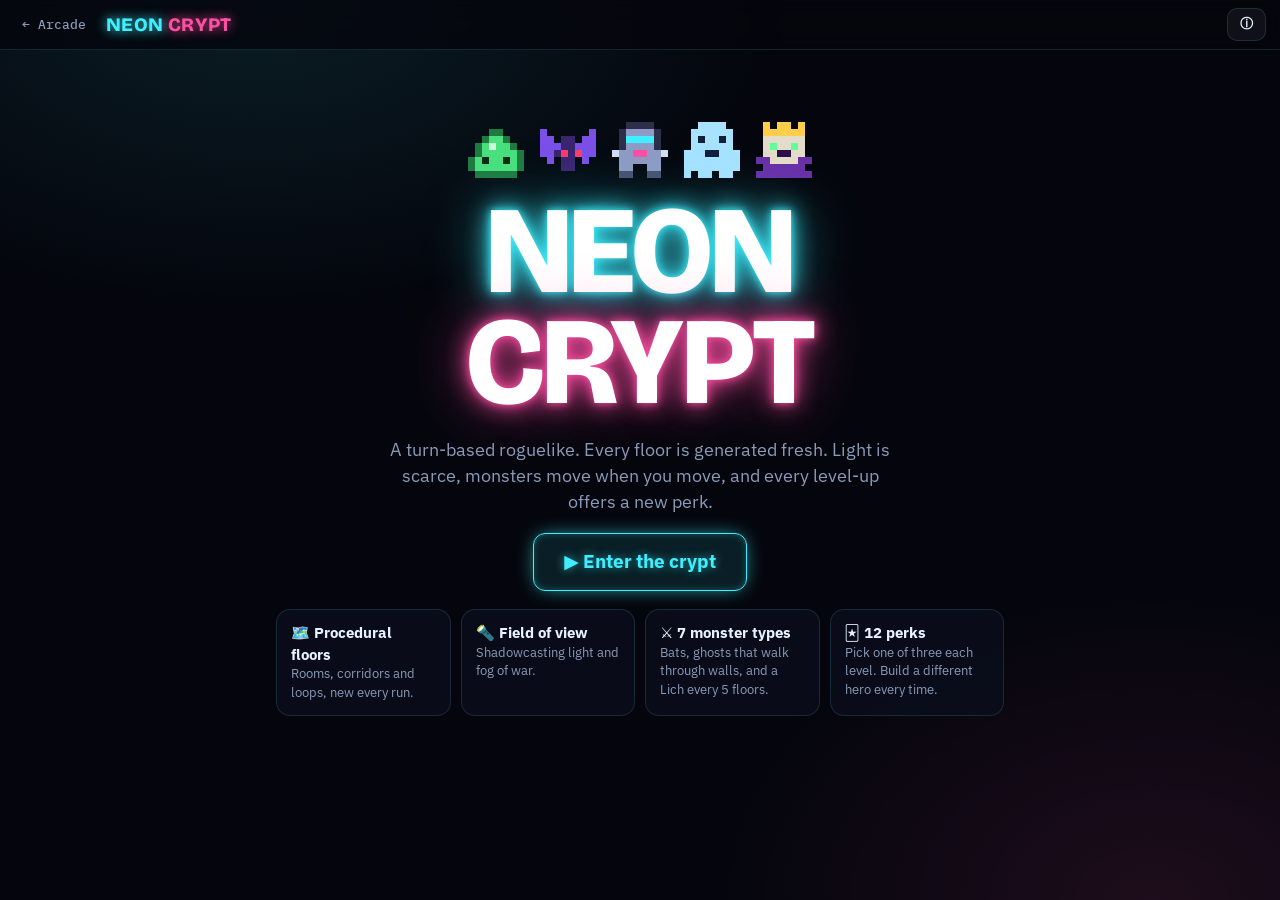
<file: mini-arcade/neon-crypt.html>
<!doctype html>
<html lang="en">
<head>
<meta charset="utf-8">
<meta name="viewport" content="width=device-width, initial-scale=1, viewport-fit=cover">
<title>Neon Crypt · Mini Arcade</title>
<meta name="description" content="A turn-based roguelike: procedural dungeons, field of view, dynamic lighting, pixel art and level-up perks.">
<link rel="icon" href="data:image/svg+xml,%3Csvg xmlns='http://www.w3.org/2000/svg' viewBox='0 0 32 32'%3E%3Crect width='32' height='32' rx='7' fill='%23070912'/%3E%3Crect x='9' y='7' width='14' height='18' rx='3' fill='none' stroke='%233ef0ff' stroke-width='2.5'/%3E%3Crect x='12' y='12' width='8' height='3' fill='%23ff4fa3'/%3E%3C/svg%3E">
<link rel="preconnect" href="https://fonts.googleapis.com">
<link rel="preconnect" href="https://fonts.gstatic.com" crossorigin>
<link rel="stylesheet" href="https://fonts.googleapis.com/css2?family=Bricolage+Grotesque:opsz,wght@12..96,500;12..96,700;12..96,800&family=IBM+Plex+Sans:wght@400;500;600&family=IBM+Plex+Mono:wght@400;500;600&display=swap">
<script>
/* Shared helpers for the arcade: theme switch (same "sm-theme" key as the portfolio),
   best-score storage, and two small utilities the games use. */
(function () {
  "use strict";
  var root = document.documentElement;

  try {
    var saved = localStorage.getItem("sm-theme");
    if (saved === "dark" || saved === "light") root.setAttribute("data-theme", saved);
  } catch (e) {}

  document.addEventListener("DOMContentLoaded", function () {
    var btn = document.getElementById("theme");
    if (btn) btn.addEventListener("click", function () {
      var dark = root.getAttribute("data-theme")
        ? root.getAttribute("data-theme") === "dark"
        : !!(window.matchMedia && matchMedia("(prefers-color-scheme: dark)").matches);
      var next = dark ? "light" : "dark";
      root.setAttribute("data-theme", next);
      try { localStorage.setItem("sm-theme", next); } catch (e) {}
    });
  });

  window.Arcade = {
    /* Best scores live in this browser only; blocked storage just means no record. */
    best: function (key) {
      try { return Number(localStorage.getItem("arcade-best-" + key)) || 0; } catch (e) { return 0; }
    },
    saveBest: function (key, value) {
      var better = value > window.Arcade.best(key);
      if (better) { try { localStorage.setItem("arcade-best-" + key, String(value)); } catch (e) {} }
      return better;
    },

    /* Fisher–Yates, in place. */
    shuffle: function (arr) {
      for (var i = arr.length - 1; i > 0; i--) {
        var j = Math.floor(Math.random() * (i + 1));
        var t = arr[i]; arr[i] = arr[j]; arr[j] = t;
      }
      return arr;
    },

    escape: function (s) {
      return String(s).replace(/[&<>"]/g, function (c) { return { "&": "&amp;", "<": "&lt;", ">": "&gt;", '"': "&quot;" }[c]; });
    }
  };
})();
</script>
<style>
/* Neon Crypt: canvas dungeon on the left, character sheet / inventory / log on the right.
   On phones the sheet drops below the canvas and an on-screen d-pad appears. */
:root {
  --bg: #05060d; --panel: rgb(255 255 255 / .05); --line: rgb(120 220 255 / .14); --text: #e8f3ff; --dim: #8a9bb8;
  --cyan: #3ef0ff; --pink: #ff4fa3; --violet: #9b6bff; --hp: #ff3b5c; --xp: #ffcf4a; --good: #5dffa0;
  --display: "Bricolage Grotesque", system-ui, sans-serif; --body: "IBM Plex Sans", system-ui, sans-serif; --mono: "IBM Plex Mono", ui-monospace, monospace;
  color-scheme: dark;
}
* { box-sizing: border-box; }
[hidden] { display: none !important; }
html, body { margin: 0; overflow-x: clip; }
body { background: var(--bg); color: var(--text); font: 400 14px/1.45 var(--body); -webkit-font-smoothing: antialiased; }
body::before { content: ""; position: fixed; inset: 0; z-index: -1; background: radial-gradient(60% 50% at 20% 0%, rgb(62 240 255 / .1), transparent 70%), radial-gradient(50% 50% at 90% 100%, rgb(255 79 163 / .1), transparent 70%); }
button { font: inherit; color: inherit; cursor: pointer; }
h1, h2, h3 { font-family: var(--display); margin: 0; line-height: 1.05; }
p { margin: 0; }
.mono { font-family: var(--mono); } .dim { color: var(--dim); }
.hud { position: sticky; top: 0; z-index: 20; display: flex; align-items: center; gap: 12px; padding: 8px 14px; background: rgb(5 6 13 / .8); backdrop-filter: blur(10px); border-bottom: 1px solid var(--line); }
.hud a { font: 500 13px var(--mono); color: var(--dim); text-decoration: none; padding: 6px 8px; border-radius: 8px; }
.hud a:hover { color: var(--text); background: var(--panel); }
.hud .logo { font: 800 19px var(--display); letter-spacing: .02em; color: var(--cyan); text-shadow: 0 0 12px var(--cyan); }
.hud .logo span { color: var(--pink); text-shadow: 0 0 12px var(--pink); }
.hud .sp { flex: 1; }
.hud .ib { padding: 6px 12px; border-radius: 10px; border: 1px solid var(--line); background: var(--panel); font-size: 13px; font-weight: 600; }
.btn { display: inline-flex; align-items: center; justify-content: center; gap: 8px; padding: 11px 20px; border-radius: 12px; border: 1px solid var(--cyan); background: rgb(62 240 255 / .1);
  color: var(--cyan); font-weight: 700; text-shadow: 0 0 10px rgb(62 240 255 / .6); box-shadow: 0 0 20px -6px var(--cyan), inset 0 0 12px -6px var(--cyan); transition: background .15s, transform .1s; }
.btn:hover { background: rgb(62 240 255 / .2); } .btn:active { transform: translateY(1px); }
.btn.pink { border-color: var(--pink); color: var(--pink); background: rgb(255 79 163 / .1); text-shadow: 0 0 10px rgb(255 79 163 / .6); box-shadow: 0 0 20px -6px var(--pink); }

.game { display: grid; align-items: start; grid-template-columns: minmax(0, 1fr) 300px; gap: 14px; max-width: 1320px; margin: 0 auto; padding: 14px; }
.view { position: relative; border-radius: 16px; overflow: hidden; border: 1px solid var(--line); box-shadow: 0 0 40px -14px rgb(62 240 255 / .4); background: #000; touch-action: none; }
#cv { display: block; width: 100%; height: min(72vh, 680px); image-rendering: pixelated; }
.fade { position: absolute; inset: 0; background: #000; opacity: 0; pointer-events: none; transition: opacity .35s; display: grid; place-items: center; font: 800 34px var(--display); color: var(--cyan); text-shadow: 0 0 20px var(--cyan); }
.fade.on { opacity: 1; }
.sheet { display: grid; gap: 10px; align-content: start; }
.box { background: rgb(10 14 28 / .85); border: 1px solid var(--line); border-radius: 14px; padding: 12px; }
.row { display: flex; justify-content: space-between; align-items: center; gap: 8px; }
.lv { font: 800 22px var(--display); }
.bar { position: relative; height: 14px; border-radius: 99px; background: rgb(255 255 255 / .07); overflow: hidden; margin-top: 6px; }
.bar i { position: absolute; inset: 0 auto 0 0; transition: width .25s; border-radius: 99px; }
.bar.hp i { background: linear-gradient(90deg, #ff2d55, #ff7a8f); box-shadow: 0 0 10px #ff2d55; }
.bar.xp i { background: linear-gradient(90deg, #ffb020, #ffe07a); box-shadow: 0 0 10px #ffb020; }
.bar span { position: relative; display: block; text-align: center; font: 600 10px/14px var(--mono); text-shadow: 0 1px 2px #000; }
.stats { display: grid; grid-template-columns: repeat(3, 1fr); gap: 6px; margin-top: 10px; }
.stats div { text-align: center; padding: 6px 4px; border-radius: 10px; background: rgb(255 255 255 / .04); }
.stats span { display: block; font: 500 10px var(--mono); color: var(--dim); letter-spacing: .08em; }
.stats b { font: 700 18px var(--display); }
.inv { display: grid; grid-template-columns: repeat(3, 1fr); gap: 6px; }
.slot { position: relative; display: grid; justify-items: center; gap: 2px; padding: 8px 4px; border-radius: 12px; border: 1px solid var(--line); background: rgb(255 255 255 / .03); font-size: 12px; color: var(--dim); }
.slot:hover { border-color: var(--cyan); }
.slot .ic { font-size: 24px; }
.slot b { color: var(--text); font: 700 13px var(--mono); }
.slot kbd { position: absolute; top: 4px; left: 6px; font: 600 10px var(--mono); color: var(--dim); }
.slot[disabled] { opacity: .35; pointer-events: none; }
.perks { display: flex; flex-wrap: wrap; gap: 4px; min-height: 30px; }
.perk { width: 30px; height: 30px; display: grid; place-items: center; border-radius: 8px; background: rgb(155 107 255 / .15); border: 1px solid rgb(155 107 255 / .4); font-size: 16px; cursor: help; position: relative; }
.perk b { position: absolute; right: -4px; bottom: -4px; font: 700 10px var(--mono); background: var(--violet); border-radius: 6px; padding: 0 3px; }
#mini { width: 100%; height: auto; display: block; image-rendering: pixelated; border-radius: 8px; background: #000; }
.log { font: 400 12px/1.5 var(--mono); height: 120px; overflow: hidden; display: flex; flex-direction: column; justify-content: flex-end; }
.log p { color: var(--dim); }
.log p:last-child { color: var(--text); }
.log .bad { color: #ff8da0; } .log .good { color: var(--good); } .log .gold { color: var(--xp); } .log .info { color: var(--cyan); }
.label { font: 600 10px var(--mono); letter-spacing: .1em; color: var(--dim); text-transform: uppercase; margin-bottom: 6px; }
.dpad { display: none; grid-template-columns: repeat(3, 60px); grid-template-rows: repeat(3, 52px); gap: 6px; justify-content: center; }
.dpad button { border-radius: 12px; border: 1px solid var(--line); background: rgb(62 240 255 / .06); font-size: 20px; color: var(--cyan); touch-action: manipulation; }
.dpad button:active { background: rgb(62 240 255 / .25); }
.dpad .u { grid-column: 2; } .dpad .l { grid-column: 1; grid-row: 2; } .dpad .w { grid-column: 2; grid-row: 2; font-size: 13px; } .dpad .r { grid-column: 3; grid-row: 2; } .dpad .d { grid-column: 2; grid-row: 3; }
@media (pointer: coarse) { .dpad { display: grid; } }
.keys { font-size: 12px; color: var(--dim); }
kbd { font: 600 11px var(--mono); padding: 1px 5px; border-radius: 5px; border: 1px solid var(--line); background: rgb(255 255 255 / .05); }

.modal { position: fixed; inset: 0; z-index: 50; display: grid; place-items: center; padding: 20px 16px; overflow-y: auto; background: rgb(2 3 8 / .82); backdrop-filter: blur(5px); }
.mbox { width: min(100%, 820px); display: grid; gap: 18px; justify-items: center; text-align: center; }
.mbox h2 { font-size: clamp(30px, 5vw, 46px); color: var(--xp); text-shadow: 0 0 24px rgb(255 207 74 / .6); }
.perk-cards { display: flex; flex-wrap: wrap; gap: 14px; justify-content: center; }
.pcard { width: 200px; padding: 20px 16px; border-radius: 18px; border: 1px solid rgb(155 107 255 / .5); background: linear-gradient(170deg, rgb(155 107 255 / .22), rgb(10 14 28 / .95) 60%);
  display: grid; gap: 8px; justify-items: center; transition: transform .18s, box-shadow .18s, border-color .18s; animation: rise .4s backwards; }
.pcard:nth-child(2) { animation-delay: .08s; } .pcard:nth-child(3) { animation-delay: .16s; }
@keyframes rise { from { opacity: 0; transform: translateY(30px) scale(.9); } }
.pcard:hover, .pcard:focus { transform: translateY(-8px); border-color: var(--xp); box-shadow: 0 0 40px -10px var(--xp); outline: none; }
.pcard .pi { font-size: 46px; filter: drop-shadow(0 0 14px rgb(155 107 255 / .8)); }
.pcard b { font: 800 19px var(--display); }
.pcard p { color: var(--dim); font-size: 13px; }
.pcard kbd { margin-top: 4px; }
.notes { text-align: left; background: rgb(10 14 28 / .9); border: 1px solid var(--line); border-radius: 16px; padding: 16px 20px; }
.notes ul { margin: 0; padding-left: 20px; display: grid; gap: 8px; color: #cfdcf0; }
.notes code { font: 500 .9em var(--mono); background: rgb(255 255 255 / .08); padding: 1px 5px; border-radius: 5px; }
.title-scr { display: grid; gap: 18px; justify-items: center; text-align: center; padding: 8vh 16px 40px; max-width: 760px; margin: 0 auto; }
.title-scr h1 { font: 800 clamp(58px, 12vw, 124px)/.9 var(--display); letter-spacing: -.02em; color: #fff;
  text-shadow: 0 0 8px var(--cyan), 0 0 24px var(--cyan), 0 0 60px rgb(62 240 255 / .6); animation: flicker 4s infinite; }
.title-scr h1 span { text-shadow: 0 0 8px var(--pink), 0 0 24px var(--pink), 0 0 60px rgb(255 79 163 / .6); }
@keyframes flicker { 0%, 18%, 22%, 62%, 64%, 100% { opacity: 1; } 20%, 63% { opacity: .55; } }
.sprites { display: flex; gap: 16px; justify-content: center; }
.sprites canvas { width: 56px; height: 56px; image-rendering: pixelated; animation: hop 1.6s ease-in-out infinite; }
.sprites canvas:nth-child(2n) { animation-delay: -.8s; }
@keyframes hop { 50% { transform: translateY(-8px); } }
.feat { display: grid; grid-template-columns: repeat(auto-fit, minmax(160px, 1fr)); gap: 10px; width: 100%; }
.feat div { text-align: left; padding: 12px 14px; border-radius: 14px; background: rgb(10 14 28 / .8); border: 1px solid var(--line); font-size: 13px; color: var(--dim); }
.feat b { display: block; color: var(--text); font-size: 15px; }
.endstats { display: grid; grid-template-columns: repeat(auto-fit, minmax(130px, 1fr)); gap: 8px; width: min(100%, 600px); }
.endstats div { padding: 12px; border-radius: 12px; background: rgb(255 255 255 / .05); border: 1px solid var(--line); }
.endstats b { display: block; font: 800 24px var(--display); color: var(--cyan); }

@media (max-width: 900px) {
  .game { grid-template-columns: 1fr; padding: 8px; }
  #cv { height: min(58vh, 520px); }
  .sheet { grid-template-columns: 1fr 1fr; }
  .sheet .wide { grid-column: 1 / -1; }
  .log { height: 90px; }
}
@media (prefers-reduced-motion: reduce) { *, *::before, *::after { animation-duration: .01ms !important; transition-duration: .01ms !important; } }
</style>
</head>
<body>
<header class="hud">
  <a href="index.html">← Arcade</a>
  <span class="logo">NEON <span>CRYPT</span></span>
  <span class="sp"></span>
  <span class="mono dim" id="h-depth"></span>
  <button class="ib" id="b-notes" type="button" title="How it's built">ⓘ</button>
</header>
<div id="root"></div>
<div class="modal" id="modal" hidden></div>

<script>
(function () {
  "use strict";
  var $ = function (s, r) { return (r || document).querySelector(s); };
  var $$ = function (s, r) { return [].slice.call((r || document).querySelectorAll(s)); };
  var rnd = function (n) { return Math.floor(Math.random() * n); };
  var range = function (a, b) { return a + rnd(b - a + 1); };
  var pick = function (a) { return a[rnd(a.length)]; };
  var esc = Arcade.escape;
  var root = $("#root"), modal = $("#modal");

  /* ================= pixel art ================= */
  // 8×8 sprites as strings; each letter maps to a colour in the sprite's palette, "." is transparent.
  var ART = {
    player: { p: { a: "#2b2f4a", b: "#8f9bc4", c: "#3ef0ff", d: "#d6dcf5", e: "#ff4fa3", f: "#4a4f6e" },
      s: ["..aaaa..", ".abbbba.", ".acccca.", ".abbbba.", "dbbeebbd", ".bbbbbb.", ".bb..bb.", ".ff..ff."] },
    slime: { p: { a: "#1f7a3f", b: "#49e07d", c: "#c9ffd9", d: "#0b2a16" },
      s: ["........", "...aa...", "..abba..", ".abcbba.", ".abbbbba", "abdbbdba", "abbbbbba", ".aaaaaa."] },
    bat: { p: { a: "#7b4fe8", b: "#3b2470", c: "#ff3b6b" },
      s: ["........", "a......a", "aa.bb.aa", "aaabbaaa", "aabcbcaa", ".a.bb.a.", "...bb...", "........"] },
    skeleton: { p: { a: "#ece8d6", b: "#151525", c: "#b9b39c" },
      s: ["..aaaa..", ".aaaaaa.", ".abaaba.", "..acca..", "...aa...", ".aaaaaa.", "..a..a..", ".aa..aa."] },
    goblin: { p: { a: "#3a9a3a", b: "#5fd35f", c: "#ff3030", d: "#ffffff", e: "#8a5a2a", f: "#3a2a1a" },
      s: ["........", "a.bbbb.a", "aabbbbaa", ".bcbbcb.", ".bbddbb.", "..bbbb..", ".ebbbbe.", "..f..f.."] },
    ghost: { p: { a: "#a8e2ff", b: "#12203a" },
      s: ["..aaaa..", ".aaaaaa.", ".abaaba.", ".aaaaaa.", "aaabbaaa", "aaaaaaaa", "aaaaaaaa", "a.aa.aa."] },
    orc: { p: { a: "#6b4a2a", b: "#8fae4a", c: "#ffde3a", d: "#ffffff", e: "#5a5a6a", f: "#2a2018" },
      s: ["..bbbb..", ".bbbbbb.", ".bcbbcb.", ".bdbbdb.", "eebbbbee", "e.aaaa.e", "..aaaa..", ".ff..ff."] },
    lich: { p: { a: "#ffcf4a", b: "#e3dcc8", c: "#5fff9b", d: "#6a2fa8", e: "#2a1048" },
      s: [".a.aa.a.", ".aaaaaa.", ".bbbbbb.", ".bcbbcb.", ".bbeebb.", "ddbbbbdd", ".dddddd.", "dddddddd"] },
    potion: { p: { a: "#b07a3a", b: "#cfe8ff", c: "#ff3b5c", d: "#ffc2cc" },
      s: ["...aa...", "...bb...", "..bbbb..", ".bccccb.", ".bcdccb.", ".bccccb.", "..bbbb..", "........"] },
    gold: { p: { a: "#b8860b", b: "#ffd84a", c: "#fff2b0" },
      s: ["........", "..aaaa..", ".abcbba.", ".abbbba.", ".abbbba.", "..aaaa..", "........", "........"] },
    sword: { p: { a: "#f0f8ff", b: "#9fb3c8", c: "#ffcf4a", d: "#7a5232" },
      s: [".......a", "......ab", ".....ab.", "....ab..", ".c.ab...", "..cb....", ".dcc....", "d......."] },
    shield: { p: { a: "#4a5a7a", b: "#8fb0e0", c: "#3ef0ff" },
      s: [".aaaaaa.", "abbbbbba", "abbccbba", "abccccba", "abbccbba", ".abbbba.", "..abba..", "...aa..."] },
    fire: { p: { a: "#b07a3a", b: "#ffe9c2", c: "#ff5a1f", d: "#ffcf4a" },
      s: ["........", ".aaaaaa.", ".bbbbbb.", ".bbdcbb.", ".bdccbb.", ".bbbbbb.", ".aaaaaa.", "........"] },
    blink: { p: { a: "#b07a3a", b: "#ffe9c2", c: "#9b6bff", d: "#3ef0ff" },
      s: ["........", ".aaaaaa.", ".bbbbbb.", ".bbcdbb.", ".bdcbbb.", ".bbbbbb.", ".aaaaaa.", "........"] },
    chest: { p: { a: "#4a2e14", b: "#a0703a", c: "#ffcf4a" },
      s: ["........", ".aaaaaa.", "abbbbbba", "abbccbba", "aaaccaaa", "abbbbbba", "abbbbbba", ".aaaaaa."] }
  };
  var SPR = {}, WHITE = {};
  function bake(def, white) {
    var c = document.createElement("canvas"); c.width = c.height = 8;
    var x = c.getContext("2d");
    def.s.forEach(function (row, y) {
      for (var i = 0; i < 8; i++) { var ch = row[i]; if (ch === ".") continue; x.fillStyle = white ? "#fff" : def.p[ch]; x.fillRect(i, y, 1, 1); }
    });
    return c;
  }
  Object.keys(ART).forEach(function (k) { SPR[k] = bake(ART[k]); WHITE[k] = bake(ART[k], true); });

  /* ================= content ================= */
  var MONSTERS = {
    slime:    { n: "Slime", hp: 8, atk: 3, def: 0, xp: 3, d: 1, w: 5, glow: "#49e07d" },
    bat:      { n: "Bat", hp: 6, atk: 2, def: 0, xp: 3, d: 1, w: 4, fast: 1, erratic: 1, glow: "#7b4fe8" },
    goblin:   { n: "Goblin", hp: 12, atk: 4, def: 1, xp: 5, d: 2, w: 4, glow: "#5fd35f" },
    skeleton: { n: "Skeleton", hp: 15, atk: 5, def: 1, xp: 6, d: 2, w: 4, glow: "#ece8d6" },
    ghost:    { n: "Ghost", hp: 16, atk: 6, def: 0, xp: 8, d: 4, w: 3, phase: 1, glow: "#a8e2ff" },
    orc:      { n: "Orc Brute", hp: 30, atk: 8, def: 2, xp: 14, d: 5, w: 3, glow: "#ffde3a" },
    lich:     { n: "The Lich", hp: 90, atk: 10, def: 3, xp: 70, d: 99, w: 0, boss: 1, glow: "#5fff9b" }
  };
  var PERKS = [
    { k: "brawn", n: "Brawn", i: "💪", x: "+2 attack", f: function () { P.atk += 2; } },
    { k: "iron", n: "Iron Skin", i: "🛡️", x: "+1 defence", f: function () { P.def += 1; } },
    { k: "vital", n: "Vitality", i: "❤️", x: "+12 max HP, heal 12", f: function () { P.max += 12; P.hp += 12; } },
    { k: "vamp", n: "Vampiric", i: "🩸", x: "Heal 2 HP on every kill", f: function () { P.vamp += 2; } },
    { k: "keen", n: "Keen Edge", i: "🗡️", x: "+12% chance to crit for double damage", f: function () { P.crit += .12; } },
    { k: "thorns", n: "Thorns", i: "🌵", x: "Attackers take 2 damage back", f: function () { P.thorns += 2; } },
    { k: "greed", n: "Greed", i: "💰", x: "+50% gold from every pile", f: function () { P.greed += .5; } },
    { k: "alch", n: "Alchemist", i: "⚗️", x: "Potions heal 25% more and you find more of them", f: function () { P.alch += .25; } },
    { k: "cleave", n: "Cleave", i: "🌀", x: "Attacks splash half damage to other adjacent enemies", f: function () { P.cleave = true; }, once: 1 },
    { k: "regen", n: "Regeneration", i: "🌿", x: "Recover 1 HP every 4 turns", f: function () { P.regen += 1; } },
    { k: "sight", n: "Far Sight", i: "👁️", x: "See 2 tiles further in the dark", f: function () { P.sight += 2; } },
    { k: "dodge", n: "Shadowstep", i: "💨", x: "+10% chance to dodge attacks", f: function () { P.dodge += .1; } }
  ];

  /* ================= state ================= */
  var MW = 60, MH = 42;
  var map, explored, vis, dist, rooms, mons, items, torches, stairs, depth, P, turn, log, fx, particles, shake, busy, dead, stairsOpen, bossAlive, stats;

  function newGame() {
    P = { x: 0, y: 0, rx: 0, ry: 0, hp: 30, max: 30, atk: 5, def: 1, lvl: 1, xp: 0, next: 12, gold: 0, potions: 1, fire: 0, blink: 1,
          vamp: 0, crit: .05, thorns: 0, greed: 0, alch: 0, cleave: false, regen: 0, sight: 0, dodge: 0, perks: {}, bump: null, flash: 0 };
    depth = 0; dead = false; log = []; stats = { kills: 0, turns: 0, bestHit: 0 };
    buildUI();
    descend(true);
  }

  /* ================= dungeon generation ================= */
  function idx(x, y) { return y * MW + x; }
  function inb(x, y) { return x >= 0 && y >= 0 && x < MW && y < MH; }
  function nearFloor(x, y) {
    for (var dy = -1; dy <= 1; dy++) for (var dx = -1; dx <= 1; dx++) if (walk(x + dx, y + dy)) return true;
    return false;
  }
  function walk(x, y) { return inb(x, y) && map[idx(x, y)] !== 0; }
  function carve(x, y) { if (inb(x, y)) map[idx(x, y)] = 1; }

  function genLevel() {
    map = new Uint8Array(MW * MH); explored = new Uint8Array(MW * MH); vis = new Uint8Array(MW * MH);
    rooms = []; mons = []; items = []; torches = []; particles = []; fx = [];
    for (var t = 0; t < 400 && rooms.length < 14; t++) {
      var w = range(5, 10), h = range(4, 8), x = range(1, MW - w - 2), y = range(1, MH - h - 2);
      var ok = rooms.every(function (r) { return x + w + 2 < r.x || r.x + r.w + 2 < x || y + h + 2 < r.y || r.y + r.h + 2 < y; });
      if (!ok) continue;
      rooms.push({ x: x, y: y, w: w, h: h, cx: x + (w >> 1), cy: y + (h >> 1) });
      for (var yy = y; yy < y + h; yy++) for (var xx = x; xx < x + w; xx++) carve(xx, yy);
    }
    rooms.sort(function (a, b) { return a.cx - b.cx; });
    function corridor(a, b) {
      var x = a.cx, y = a.cy, horizFirst = Math.random() < .5;
      function hx() { while (x !== b.cx) { carve(x, y); x += x < b.cx ? 1 : -1; } }
      function vy() { while (y !== b.cy) { carve(x, y); y += y < b.cy ? 1 : -1; } }
      if (horizFirst) { hx(); vy(); } else { vy(); hx(); }
      carve(x, y);
    }
    for (var i = 1; i < rooms.length; i++) corridor(rooms[i - 1], rooms[i]);
    for (var e = 0; e < 3; e++) corridor(pick(rooms), pick(rooms)); // a few loops so it isn't a single line
    var start = rooms[0];
    P.x = P.rx = start.cx; P.y = P.ry = start.cy;
    // farthest room by walking distance gets the stairs
    var d = bfs(P.x, P.y, 999);
    var far = rooms.slice(1).sort(function (a, b) { return d[idx(b.cx, b.cy)] - d[idx(a.cx, a.cy)]; })[0];
    stairs = { x: far.cx, y: far.cy };
    var bossFloor = depth % 5 === 0;
    bossAlive = bossFloor; stairsOpen = !bossFloor;
    if (stairsOpen) map[idx(stairs.x, stairs.y)] = 2;
    // torches on the top wall of rooms
    rooms.forEach(function (r) {
      var n = range(0, 2);
      for (var k = 0; k < n; k++) {
        var tx = range(r.x, r.x + r.w - 1), ty = r.y - 1;
        if (inb(tx, ty) && map[idx(tx, ty)] === 0 && torches.every(function (q) { return Math.abs(q.x - tx) > 2 || q.y !== ty; })) torches.push({ x: tx, y: ty, ph: Math.random() * 6 });
      }
    });
    // monsters
    var pool = Object.keys(MONSTERS).filter(function (k) { return MONSTERS[k].d <= depth; });
    var count = Math.min(5 + Math.floor(depth * 1.6), 20);
    for (var m = 0; m < count; m++) {
      var room = pick(rooms.slice(1)), mx = range(room.x, room.x + room.w - 1), my = range(room.y, room.y + room.h - 1);
      if (Math.abs(mx - P.x) + Math.abs(my - P.y) < 8 || monAt(mx, my) || (mx === stairs.x && my === stairs.y)) continue;
      spawn(weighted(pool), mx, my);
    }
    if (bossFloor) {
      spawn("lich", stairs.x, stairs.y);
      for (var s = 0; s < 2; s++) { var sp = freeNear(stairs.x, stairs.y); if (sp) spawn("skeleton", sp[0], sp[1]); }
    }
    // items
    var nItems = range(4, 7);
    for (var it = 0; it < nItems; it++) {
      var rr = pick(rooms), ix = range(rr.x, rr.x + rr.w - 1), iy = range(rr.y, rr.y + rr.h - 1);
      if (itemAt(ix, iy) || (ix === P.x && iy === P.y) || (ix === stairs.x && iy === stairs.y)) continue;
      items.push({ k: rollItem(), x: ix, y: iy, ph: Math.random() * 6 });
    }
    if (Math.random() < .55) { var cr = pick(rooms.slice(1)); var cx = range(cr.x, cr.x + cr.w - 1), cy = range(cr.y, cr.y + cr.h - 1); if (!itemAt(cx, cy) && !(cx === stairs.x && cy === stairs.y)) items.push({ k: "chest", x: cx, y: cy, ph: 0 }); }
    computeFOV();
  }

  function weighted(keys) {
    var total = keys.reduce(function (a, k) { return a + MONSTERS[k].w; }, 0), r = Math.random() * total;
    for (var i = 0; i < keys.length; i++) { r -= MONSTERS[keys[i]].w; if (r <= 0) return keys[i]; }
    return keys[0];
  }
  function rollItem() {
    var r = Math.random();
    if (r < .3 + P.alch * .4) return "potion";
    if (r < .58) return "gold";
    if (r < .7) return "fire";
    if (r < .8) return "blink";
    if (r < .9) return "sword";
    return "shield";
  }
  function spawn(k, x, y) {
    var b = MONSTERS[k], s = 1 + .14 * (depth - 1);
    var hp = Math.round(b.hp * s * (b.boss ? 1 + .4 * (Math.floor(depth / 5) - 1) : 1));
    mons.push({ k: k, x: x, y: y, rx: x, ry: y, hp: hp, max: hp, atk: b.atk + Math.floor((depth - 1) / 2), def: b.def + Math.floor((depth - 1) / 4),
                xp: Math.round(b.xp * (1 + .1 * depth)), awake: false, flash: 0, bump: null, cd: 0 });
  }
  function freeNear(x, y) {
    var opts = [];
    for (var dy = -2; dy <= 2; dy++) for (var dx = -2; dx <= 2; dx++) { var X = x + dx, Y = y + dy; if (walk(X, Y) && !monAt(X, Y) && !(X === P.x && Y === P.y)) opts.push([X, Y]); }
    return opts.length ? pick(opts) : null;
  }
  function monAt(x, y) { for (var i = 0; i < mons.length; i++) if (mons[i].hp > 0 && mons[i].x === x && mons[i].y === y) return mons[i]; return null; }
  function itemAt(x, y) { for (var i = 0; i < items.length; i++) if (items[i].x === x && items[i].y === y) return items[i]; return null; }

  // Breadth-first distance map over walkable tiles (a "Dijkstra map" all monsters share).
  function bfs(sx, sy, maxD) {
    var d = new Int16Array(MW * MH).fill(-1), q = [sx, sy], h = 0;
    d[idx(sx, sy)] = 0;
    while (h < q.length) {
      var x = q[h++], y = q[h++], cd = d[idx(x, y)];
      if (cd >= maxD) continue;
      for (var k = 0; k < 4; k++) {
        var nx = x + DX[k], ny = y + DY[k];
        if (walk(nx, ny) && d[idx(nx, ny)] < 0) { d[idx(nx, ny)] = cd + 1; q.push(nx, ny); }
      }
    }
    return d;
  }
  var DX = [1, -1, 0, 0], DY = [0, 0, 1, -1];

  /* ================= field of view: recursive shadowcasting ================= */
  var OCT = [[1, 0, 0, -1, -1, 0, 0, 1], [0, 1, -1, 0, 0, -1, 1, 0], [0, 1, 1, 0, 0, -1, -1, 0], [1, 0, 0, 1, -1, 0, 0, -1]];
  function radius() { return 7 + P.sight; }
  function computeFOV() {
    vis.fill(0);
    var r = radius();
    vis[idx(P.x, P.y)] = 1; explored[idx(P.x, P.y)] = 1;
    for (var o = 0; o < 8; o++) cast(P.x, P.y, 1, 1, 0, r, OCT[0][o], OCT[1][o], OCT[2][o], OCT[3][o]);
  }
  function opaque(x, y) { return !inb(x, y) || map[idx(x, y)] === 0; }
  function cast(cx, cy, row, start, end, r, xx, xy, yx, yy) {
    if (start < end) return;
    var r2 = r * r, newStart = 0;
    for (var j = row; j <= r; j++) {
      var dx = -j - 1, dy = -j, blocked = false;
      while (dx <= 0) {
        dx++;
        var X = cx + dx * xx + dy * xy, Y = cy + dx * yx + dy * yy;
        var l = (dx - .5) / (dy + .5), rs = (dx + .5) / (dy - .5);
        if (start < rs) continue; else if (end > l) break;
        if (dx * dx + dy * dy < r2 && inb(X, Y)) { vis[idx(X, Y)] = 1; explored[idx(X, Y)] = 1; }
        if (blocked) {
          if (opaque(X, Y)) { newStart = rs; continue; }
          blocked = false; start = newStart;
        } else if (opaque(X, Y) && j < r) {
          blocked = true; cast(cx, cy, j + 1, start, l, r, xx, xy, yx, yy); newStart = rs;
        }
      }
      if (blocked) break;
    }
  }

  /* ================= turns ================= */
  function say(t, cls) { log.push({ t: t, c: cls || "" }); if (log.length > 40) log.shift(); renderLog(); }

  function tryMove(dx, dy) {
    if (busy || dead || !modal.hidden) return;
    var nx = P.x + dx, ny = P.y + dy, m = monAt(nx, ny);
    if (m) { attack(m); return endTurn(); }
    if (!walk(nx, ny)) return;
    P.x = nx; P.y = ny;
    var it = itemAt(nx, ny);
    if (it) pickup(it);
    if (map[idx(nx, ny)] === 2) { endTurn(true); return descend(); }
    endTurn();
  }

  function attack(m) {
    var crit = Math.random() < P.crit;
    var dmg = Math.max(1, P.atk + rnd(3) - m.def) * (crit ? 2 : 1);
    P.bump = { dx: m.x - P.x, dy: m.y - P.y, t: 1 };
    hurtMon(m, dmg, crit);
    if (P.cleave) {
      for (var k = 0; k < 4; k++) { var o = monAt(P.x + DX[k], P.y + DY[k]); if (o && o !== m && o.hp > 0) hurtMon(o, Math.max(1, Math.floor(dmg / 2)), false); }
    }
  }

  function hurtMon(m, dmg, crit) {
    m.hp -= dmg; m.flash = 1; m.awake = true;
    stats.bestHit = Math.max(stats.bestHit, dmg);
    floatText(m.x, m.y, (crit ? "CRIT " : "") + dmg, crit ? "#ffcf4a" : "#ffffff", crit ? 1.4 : 1);
    if (crit) shake = 8;
    burst(m.x, m.y, MONSTERS[m.k].glow, 6);
    if (m.hp <= 0) killMon(m);
  }

  function killMon(m) {
    var b = MONSTERS[m.k];
    stats.kills++;
    say("You destroy the " + b.n + ". +" + m.xp + " XP", "good");
    burst(m.x, m.y, b.glow, 26);
    if (P.vamp) { var h = Math.min(P.vamp, P.max - P.hp); if (h > 0) { P.hp += h; floatText(P.x, P.y, "+" + h, "#5dffa0"); } }
    if (b.boss) {
      bossAlive = false; stairsOpen = true; map[idx(stairs.x, stairs.y)] = 2; shake = 18;
      say("The Lich crumbles. The way down opens!", "info");
      var spot = m.x === stairs.x && m.y === stairs.y ? freeNear(m.x, m.y) : [m.x, m.y];
      if (spot) items.push({ k: "chest", x: spot[0], y: spot[1], ph: 0 });
    } else if (Math.random() < .18) items.push({ k: Math.random() < .6 ? "gold" : "potion", x: m.x, y: m.y, ph: 0 });
    gainXP(m.xp);
  }

  function gainXP(n) {
    P.xp += n;
    if (P.xp >= P.next) {
      P.xp -= P.next; P.lvl++; P.next = Math.round(12 + P.lvl * 8 + Math.pow(P.lvl, 1.6));
      P.hp = Math.min(P.max, P.hp + Math.round(P.max * .3));
      say("Level up! You are now level " + P.lvl + ".", "gold");
      pendingLevel++;
    }
  }
  var pendingLevel = 0;

  function pickup(it) {
    var at = items.indexOf(it);
    if (at >= 0) items.splice(at, 1);
    if (it.k === "gold") { var g = Math.round(range(5, 12) * (1 + depth * .25) * (1 + P.greed)); P.gold += g; floatText(P.x, P.y, "+" + g + "g", "#ffd84a"); say("You pick up " + g + " gold.", "gold"); }
    else if (it.k === "potion") { P.potions++; say("You find a healing potion.", "good"); }
    else if (it.k === "fire") { P.fire++; say("You find a Scroll of Fire.", "info"); }
    else if (it.k === "blink") { P.blink++; say("You find a Scroll of Blinking.", "info"); }
    else if (it.k === "sword") { var a = depth > 4 ? 2 : 1; P.atk += a; floatText(P.x, P.y, "+" + a + " ATK", "#3ef0ff"); say("A sharper blade! Attack +" + a + ".", "info"); }
    else if (it.k === "shield") { P.def += 1; floatText(P.x, P.y, "+1 DEF", "#3ef0ff"); say("Sturdier armour! Defence +1.", "info"); }
    else if (it.k === "chest") {
      say("You open a chest!", "gold"); burst(P.x, P.y, "#ffcf4a", 20);
      for (var i = 0; i < 2; i++) pickup({ k: rollItem(), x: P.x, y: P.y });
      return;
    }
    burst(P.x, P.y, "#ffffff", 6);
  }

  function endTurn(skipMonsters) {
    turn++; stats.turns++;
    if (P.regen && turn % 4 === 0 && P.hp < P.max) P.hp = Math.min(P.max, P.hp + P.regen);
    if (!skipMonsters) monstersAct();
    computeFOV();
    updateUI();
    if (!dead && pendingLevel > 0) levelUpModal();
  }

  function monstersAct() {
    dist = bfs(P.x, P.y, 30);
    for (var i = 0; i < mons.length; i++) {
      var m = mons[i], b = MONSTERS[m.k];
      if (m.hp <= 0) continue;
      var md = Math.abs(m.x - P.x) + Math.abs(m.y - P.y);
      if (!m.awake && (vis[idx(m.x, m.y)] && md <= radius() - 1 || md <= 2)) { m.awake = true; if (b.boss) say("“You should not have come here.” The Lich awakens!", "bad"); }
      if (!m.awake) continue;
      if (b.boss) {
        m.cd++;
        if (m.cd % 5 === 0) { var sp = freeNear(m.x, m.y); if (sp) { spawn("skeleton", sp[0], sp[1]); mons[mons.length - 1].awake = true; burst(sp[0], sp[1], "#5fff9b", 16); say("The Lich raises a skeleton!", "bad"); } }
      }
      var moves = b.fast ? 2 : 1;
      for (var mv = 0; mv < moves && !dead; mv++) {
        md = Math.abs(m.x - P.x) + Math.abs(m.y - P.y);
        if (md === 1) { monAttack(m); break; }
        step(m, b);
      }
      if (dead) return;
    }
    mons = mons.filter(function (m) { return m.hp > 0; });
  }

  function step(m, b) {
    var best = null, bestD = 1e9, opts = [];
    for (var k = 0; k < 4; k++) {
      var nx = m.x + DX[k], ny = m.y + DY[k];
      if (nx === P.x && ny === P.y) continue;
      if (monAt(nx, ny)) continue;
      if (b.phase) { if (!inb(nx, ny)) continue; var dd = Math.abs(nx - P.x) + Math.abs(ny - P.y); opts.push([nx, ny]); if (dd < bestD) { bestD = dd; best = [nx, ny]; } continue; }
      if (!walk(nx, ny)) continue;
      opts.push([nx, ny]);
      var d = dist[idx(nx, ny)];
      if (d >= 0 && d < bestD) { bestD = d; best = [nx, ny]; }
    }
    if (b.erratic && Math.random() < .45 && opts.length) best = pick(opts);
    if (best) { m.x = best[0]; m.y = best[1]; }
  }

  function monAttack(m) {
    var b = MONSTERS[m.k];
    m.bump = { dx: P.x - m.x, dy: P.y - m.y, t: 1 };
    if (Math.random() < P.dodge) { floatText(P.x, P.y, "dodge", "#3ef0ff"); return; }
    var dmg = Math.max(1, m.atk + rnd(2) - P.def);
    P.hp -= dmg; P.flash = 1; shake = Math.max(shake, 6);
    floatText(P.x, P.y, "-" + dmg, "#ff3b5c", 1.1);
    burst(P.x, P.y, "#ff3b5c", 8);
    if (P.thorns && m.hp > 0) { hurtMon(m, P.thorns, false); }
    if (P.hp <= 0) { P.hp = 0; die(b.n); }
  }

  function wait() { if (busy || dead || !modal.hidden) return; endTurn(); }

  function usePotion() {
    if (busy || dead || !modal.hidden || P.potions <= 0) return;
    if (P.hp >= P.max) { say("You are already at full health.", ""); return; }
    P.potions--;
    var h = Math.min(P.max - P.hp, Math.round(P.max * .4 * (1 + P.alch)));
    P.hp += h; floatText(P.x, P.y, "+" + h, "#5dffa0", 1.2); burst(P.x, P.y, "#5dffa0", 14);
    say("You drink a potion and recover " + h + " HP.", "good");
    endTurn();
  }
  function useFire() {
    if (busy || dead || !modal.hidden || P.fire <= 0) return;
    var targets = mons.filter(function (m) { return m.hp > 0 && vis[idx(m.x, m.y)]; });
    if (!targets.length) { say("No enemies in sight to burn.", ""); return; }
    P.fire--; shake = 12;
    say("Flames erupt from the scroll!", "info");
    targets.forEach(function (m) { burst(m.x, m.y, "#ff5a1f", 18); hurtMon(m, 10 + depth * 2, false); });
    endTurn();
  }
  function useBlink() {
    if (busy || dead || !modal.hidden || P.blink <= 0) return;
    P.blink--;
    burst(P.x, P.y, "#9b6bff", 20);
    var spots = [];
    for (var y = 0; y < MH; y++) for (var x = 0; x < MW; x++) if (map[idx(x, y)] === 1 && !monAt(x, y) && Math.abs(x - P.x) + Math.abs(y - P.y) > 10) spots.push([x, y]);
    var s = pick(spots); P.x = P.rx = s[0]; P.y = P.ry = s[1];
    burst(P.x, P.y, "#9b6bff", 20);
    say("Space folds around you. You blink away.", "info");
    endTurn(true);
  }

  function descend(first) {
    busy = true;
    var f = $("#fade");
    depth++;
    f.textContent = depth % 5 === 0 ? "DEPTH " + depth + " · BOSS" : "DEPTH " + depth;
    f.classList.add("on");
    setTimeout(function () {
      genLevel(); turn = 0;
      say(depth === 1 ? "You descend into the Neon Crypt. Find the glowing stairs." : depth % 5 === 0 ? "A cold presence fills this floor…" : "You descend to depth " + depth + ".", depth % 5 === 0 ? "bad" : "info");
      updateUI();
      setTimeout(function () { f.classList.remove("on"); busy = false; }, first ? 500 : 350);
    }, first ? 100 : 380);
  }

  function die(by) {
    dead = true;
    Arcade.saveBest("neoncrypt-depth", depth);
    say("You were slain by a " + by + ".", "bad");
    burst(P.x, P.y, "#3ef0ff", 40); shake = 20;
    setTimeout(function () {
      openModal('<div class="mbox"><h2 style="color:var(--hp);text-shadow:0 0 24px rgb(255 59 92 / .6)">YOU DIED</h2><p class="dim">Slain by a ' + esc(by) + " on depth " + depth + ".</p>" +
        '<div class="endstats"><div><b>' + depth + "</b>Depth</div><div><b>" + P.lvl + "</b>Level</div><div><b>" + stats.kills + "</b>Kills</div><div><b>" + P.gold + "</b>Gold</div><div><b>" + stats.bestHit + "</b>Best hit</div></div>" +
        '<p class="mono dim">Best depth: ' + Arcade.best("neoncrypt-depth") + '</p><div style="display:flex;gap:10px;flex-wrap:wrap;justify-content:center"><button class="btn" id="m-again" type="button">Descend again</button><button class="btn pink" id="m-title" type="button">Title</button></div></div>');
      $("#m-again").addEventListener("click", function () { closeModal(); newGame(); });
      $("#m-title").addEventListener("click", function () { closeModal(); showTitle(); });
    }, 1100);
  }

  function levelUpModal() {
    pendingLevel--;
    var opts = Arcade.shuffle(PERKS.filter(function (p) { return !(p.once && P.perks[p.k]); }).slice()).slice(0, 3);
    openModal('<div class="mbox"><p class="mono dim">LEVEL ' + P.lvl + '</p><h2>Choose a perk</h2><div class="perk-cards">' +
      opts.map(function (p, i) { return '<button class="pcard" type="button" data-i="' + i + '"><div class="pi">' + p.i + "</div><b>" + esc(p.n) + "</b><p>" + esc(p.x) + "</p><kbd>" + (i + 1) + "</kbd></button>"; }).join("") + "</div></div>");
    function choose(i) {
      var p = opts[i]; if (!p) return;
      p.f(); P.perks[p.k] = (P.perks[p.k] || 0) + 1;
      closeModal(); say("Perk gained: " + p.n + ".", "gold"); updateUI();
      if (pendingLevel > 0) levelUpModal();
    }
    $$(".pcard", modal).forEach(function (b) { b.addEventListener("click", function () { choose(+b.dataset.i); }); });
    modal.onkey = function (e) { if (/^[123]$/.test(e.key)) choose(+e.key - 1); };
    setTimeout(function () { var f = $(".pcard", modal); if (f) f.focus(); }, 50);
  }

  /* ================= effects ================= */
  function floatText(x, y, t, color, scale) { fx.push({ x: x, y: y, t: t, c: color, life: 1, s: scale || 1 }); }
  function burst(x, y, color, n) {
    for (var i = 0; i < n; i++) {
      var a = Math.random() * Math.PI * 2, sp = .03 + Math.random() * .09;
      particles.push({ x: x + .5, y: y + .5, vx: Math.cos(a) * sp, vy: Math.sin(a) * sp - .03, life: 1, c: color, s: 2 + rnd(3) });
    }
  }

  /* ================= rendering ================= */
  var cv, ctx, light, lctx, mini, mctx, T = 32, VW = 0, VH = 0, dpr = 1, camX = 0, camY = 0, last = 0;

  function resize() {
    if (!cv) return;
    dpr = Math.min(window.devicePixelRatio || 1, 2);
    var r = cv.getBoundingClientRect();
    VW = Math.max(200, Math.round(r.width)); VH = Math.max(200, Math.round(r.height));
    T = VW < 560 ? 26 : 32;
    cv.width = VW * dpr; cv.height = VH * dpr;
    light.width = cv.width; light.height = cv.height;
    ctx.setTransform(dpr, 0, 0, dpr, 0, 0); lctx.setTransform(dpr, 0, 0, dpr, 0, 0);
    ctx.imageSmoothingEnabled = false;
  }

  function hash(x, y) { var h = (x * 374761393 + y * 668265263 + depth * 982451653) | 0; h = (h ^ (h >>> 13)) * 1274126177; return ((h ^ (h >>> 16)) >>> 0) / 4294967295; }

  function drawTile(x, y, sx, sy, now) {
    var t = map[idx(x, y)];
    if (t === 0) {
      if (!nearFloor(x, y)) return; // solid rock stays as black void
      ctx.fillStyle = "#1c2346"; ctx.fillRect(sx, sy, T, T);
      ctx.fillStyle = "rgba(0,0,0,.28)";
      var bh = T / 4;
      for (var r = 0; r < 4; r++) {
        ctx.fillRect(sx, sy + r * bh, T, 1);
        var off = (r % 2) ? T / 2 : T / 4;
        ctx.fillRect(sx + off, sy + r * bh, 1, bh);
        if (!(r % 2)) ctx.fillRect(sx + off + T / 2, sy + r * bh, 1, bh);
      }
      // the wall's front face where it meets the floor below, with a neon rim
      if (walk(x, y + 1)) {
        ctx.fillStyle = "#11152d"; ctx.fillRect(sx, sy + T * .6, T, T * .4);
        ctx.fillStyle = "rgba(62,240,255,.75)"; ctx.fillRect(sx, sy + T * .6, T, 2);
        ctx.fillStyle = "rgba(62,240,255,.12)"; ctx.fillRect(sx, sy + T * .6 + 2, T, 3);
      }
      if (walk(x, y - 1)) { ctx.fillStyle = "rgba(255,79,163,.45)"; ctx.fillRect(sx, sy, T, 1); }
    } else {
      var v = hash(x, y);
      ctx.fillStyle = v < .5 ? "#141b36" : "#161e3b"; ctx.fillRect(sx, sy, T, T);
      ctx.fillStyle = "rgba(62,240,255,.07)"; ctx.fillRect(sx, sy, T, 1); ctx.fillRect(sx, sy, 1, T);
      if (v > .86) { ctx.fillStyle = "rgba(93,255,160,.12)"; ctx.fillRect(sx + T * .2, sy + T * .6, T * .25, T * .12); ctx.fillRect(sx + T * .3, sy + T * .5, T * .1, T * .1); }
      else if (v < .08) { ctx.strokeStyle = "rgba(255,255,255,.07)"; ctx.beginPath(); ctx.moveTo(sx + T * .2, sy + T * .3); ctx.lineTo(sx + T * .5, sy + T * .5); ctx.lineTo(sx + T * .45, sy + T * .8); ctx.stroke(); }
      if (t === 2) {
        var pulse = .6 + Math.sin(now / 300) * .25;
        ctx.fillStyle = "rgba(155,107,255," + pulse + ")"; ctx.fillRect(sx + 3, sy + 3, T - 6, T - 6);
        ctx.fillStyle = "#05060d";
        for (var s = 0; s < 3; s++) ctx.fillRect(sx + 6 + s * 3, sy + 7 + s * (T - 14) / 3, T - 12 - s * 6, (T - 14) / 3 - 2);
      }
    }
  }

  function drawSprite(key, x, y, flash, alpha, scale, bob) {
    var s = (scale || 1) * T, ox = x + (T - s) / 2, oy = y + (T - s) - (bob || 0);
    ctx.globalAlpha = alpha == null ? 1 : alpha;
    ctx.fillStyle = "rgba(0,0,0,.45)"; ctx.beginPath(); ctx.ellipse(x + T / 2, y + T - 3, s * .32, s * .1, 0, 0, Math.PI * 2); ctx.fill();
    ctx.drawImage(flash > 0 ? WHITE[key] : SPR[key], ox, oy, s, s);
    ctx.globalAlpha = 1;
  }

  function frame(now) {
    requestAnimationFrame(frame);
    if (!cv || !map) return;
    var dt = Math.min(50, now - (last || now)); last = now;
    var k = 1 - Math.pow(.0005, dt / 1000 * 2.5);
    P.rx += (P.x - P.rx) * k * 2.2; P.ry += (P.y - P.ry) * k * 2.2;
    if (Math.abs(P.x - P.rx) > 6 || Math.abs(P.y - P.ry) > 6) { P.rx = P.x; P.ry = P.y; }
    mons.forEach(function (m) { m.rx += (m.x - m.rx) * k * 2; m.ry += (m.y - m.ry) * k * 2; });

    var tcx = P.rx * T + T / 2 - VW / 2, tcy = P.ry * T + T / 2 - VH / 2;
    camX = tcx; camY = tcy; // always centred on the hero; the void past the map edge stays black
    var sx0 = camX, sy0 = camY;
    if (shake > 0) { sx0 += (Math.random() - .5) * shake; sy0 += (Math.random() - .5) * shake; shake *= .86; if (shake < .3) shake = 0; }

    ctx.fillStyle = "#020309"; ctx.fillRect(0, 0, VW, VH);
    var x0 = Math.max(0, Math.floor(sx0 / T)), y0 = Math.max(0, Math.floor(sy0 / T));
    var x1 = Math.min(MW - 1, Math.ceil((sx0 + VW) / T)), y1 = Math.min(MH - 1, Math.ceil((sy0 + VH) / T));
    for (var y = y0; y <= y1; y++) for (var x = x0; x <= x1; x++) {
      var i = idx(x, y);
      if (!explored[i]) continue;
      var px = Math.round(x * T - sx0), py = Math.round(y * T - sy0);
      drawTile(x, y, px, py, now);
      if (!vis[i]) { ctx.fillStyle = "rgba(2,3,12,.55)"; ctx.fillRect(px, py, T, T); }
    }
    // torches
    torches.forEach(function (t) {
      if (!explored[idx(t.x, t.y)]) return;
      var px = t.x * T - sx0, py = t.y * T - sy0, fl = Math.sin(now / 90 + t.ph) * 2;
      ctx.fillStyle = "#3a2a1a"; ctx.fillRect(px + T / 2 - 2, py + T * .45, 4, T * .3);
      ctx.fillStyle = "#ff8a1f"; ctx.fillRect(px + T / 2 - 4, py + T * .22 - fl / 2, 8, 9 + fl);
      ctx.fillStyle = "#ffe07a"; ctx.fillRect(px + T / 2 - 2, py + T * .3 - fl / 2, 4, 5 + fl / 2);
    });
    // items
    items.forEach(function (it) {
      if (!vis[idx(it.x, it.y)]) { if (explored[idx(it.x, it.y)]) drawSprite(it.k, it.x * T - sx0, it.y * T - sy0, 0, .3, .7); return; }
      drawSprite(it.k, it.x * T - sx0, it.y * T - sy0, 0, 1, it.k === "chest" ? .9 : .7, Math.sin(now / 400 + it.ph) * 2 + 2);
    });
    // monsters
    mons.forEach(function (m) {
      if (m.hp <= 0 || !vis[idx(m.x, m.y)]) return;
      var b = MONSTERS[m.k], bx = 0, by = 0;
      if (m.bump) { var e = Math.sin(m.bump.t * Math.PI); bx = m.bump.dx * e * T * .3; by = m.bump.dy * e * T * .3; m.bump.t -= dt / 160; if (m.bump.t <= 0) m.bump = null; }
      var px = m.rx * T - sx0 + bx, py = m.ry * T - sy0 + by;
      var bob = b.erratic ? Math.sin(now / 90 + m.x) * 3 + 4 : b.phase ? Math.sin(now / 300) * 3 + 3 : Math.abs(Math.sin(now / 260 + m.x * 1.3)) * 2;
      drawSprite(m.k, px, py, m.flash, b.phase ? .75 : 1, b.boss ? 1.35 : m.k === "orc" ? 1.15 : .95, bob);
      if (m.flash > 0) m.flash -= dt / 120;
      if (m.hp < m.max || b.boss) {
        var w = T * (b.boss ? 1.4 : .8), hx = px + (T - w) / 2, hy = py - (b.boss ? 14 : 6);
        ctx.fillStyle = "rgba(0,0,0,.7)"; ctx.fillRect(hx - 1, hy - 1, w + 2, 5);
        ctx.fillStyle = b.boss ? "#5fff9b" : "#ff3b5c"; ctx.fillRect(hx, hy, w * Math.max(0, m.hp) / m.max, 3);
      }
      if (!m.awake) { ctx.fillStyle = "#8a9bb8"; ctx.font = "700 " + Math.round(T * .35) + "px IBM Plex Mono, monospace"; ctx.fillText("z", px + T * .72, py + T * .2 - Math.sin(now / 400) * 3); }
    });
    // player
    var pbx = 0, pby = 0;
    if (P.bump) { var pe = Math.sin(P.bump.t * Math.PI); pbx = P.bump.dx * pe * T * .35; pby = P.bump.dy * pe * T * .35; P.bump.t -= dt / 140; if (P.bump.t <= 0) P.bump = null; }
    if (!dead) drawSprite("player", P.rx * T - sx0 + pbx, P.ry * T - sy0 + pby, P.flash, 1, 1, Math.abs(Math.sin(now / 300)) * 1.5);
    if (P.flash > 0) P.flash -= dt / 120;

    // lighting: darkness with holes cut out for the player's lantern and torches
    lctx.globalCompositeOperation = "source-over";
    lctx.clearRect(0, 0, VW, VH);
    lctx.fillStyle = "rgba(2,3,10,.5)"; lctx.fillRect(0, 0, VW, VH);
    lctx.globalCompositeOperation = "destination-out";
    function hole(cx, cy, r, a) {
      var g = lctx.createRadialGradient(cx, cy, 0, cx, cy, r);
      g.addColorStop(0, "rgba(0,0,0," + a + ")"); g.addColorStop(.6, "rgba(0,0,0," + a * .55 + ")"); g.addColorStop(1, "rgba(0,0,0,0)");
      lctx.fillStyle = g; lctx.fillRect(cx - r, cy - r, r * 2, r * 2);
    }
    var pcx = P.rx * T - sx0 + T / 2, pcy = P.ry * T - sy0 + T / 2, lr = (radius() + .5) * T * (1 + Math.sin(now / 500) * .015);
    hole(pcx, pcy, lr, 1);
    torches.forEach(function (t) { if (vis[idx(t.x, t.y)]) hole(t.x * T - sx0 + T / 2, t.y * T - sy0 + T * .6, T * (3.2 + Math.sin(now / 120 + t.ph) * .15), .8); });
    ctx.drawImage(light, 0, 0, VW, VH);
    // coloured glow
    ctx.globalCompositeOperation = "lighter";
    function glow(cx, cy, r, col) {
      var g = ctx.createRadialGradient(cx, cy, 0, cx, cy, r);
      g.addColorStop(0, col); g.addColorStop(1, "rgba(0,0,0,0)");
      ctx.fillStyle = g; ctx.fillRect(cx - r, cy - r, r * 2, r * 2);
    }
    glow(pcx, pcy, T * 4, "rgba(255,150,70,.10)");
    torches.forEach(function (t) { if (vis[idx(t.x, t.y)]) glow(t.x * T - sx0 + T / 2, t.y * T - sy0 + T * .35, T * 2.6, "rgba(255,120,40,.16)"); });
    if (stairsOpen && vis[idx(stairs.x, stairs.y)]) glow(stairs.x * T - sx0 + T / 2, stairs.y * T - sy0 + T / 2, T * 2.5, "rgba(155,107,255," + (.25 + Math.sin(now / 300) * .08) + ")");
    items.forEach(function (it) { if (vis[idx(it.x, it.y)] && it.k !== "gold") glow(it.x * T - sx0 + T / 2, it.y * T - sy0 + T / 2, T * 1.1, it.k === "potion" ? "rgba(255,59,92,.18)" : "rgba(62,240,255,.14)"); });
    mons.forEach(function (m) { if (m.hp > 0 && vis[idx(m.x, m.y)] && MONSTERS[m.k].boss) glow(m.rx * T - sx0 + T / 2, m.ry * T - sy0 + T / 2, T * 3, "rgba(95,255,155,.18)"); });
    ctx.globalCompositeOperation = "source-over";

    // particles
    particles = particles.filter(function (p) {
      p.x += p.vx * dt / 16; p.y += p.vy * dt / 16; p.vy += .003 * dt / 16; p.life -= dt / 700;
      if (p.life <= 0) return false;
      ctx.globalAlpha = Math.max(0, p.life); ctx.fillStyle = p.c;
      ctx.fillRect(p.x * T - sx0, p.y * T - sy0, p.s, p.s);
      return true;
    });
    ctx.globalAlpha = 1;
    // floating text
    ctx.textAlign = "center";
    fx = fx.filter(function (f) {
      f.life -= dt / 900;
      if (f.life <= 0) return false;
      var rise = (1 - f.life) * T * 1.2;
      ctx.globalAlpha = Math.min(1, f.life * 2);
      ctx.font = "800 " + Math.round(T * .5 * f.s) + "px Bricolage Grotesque, system-ui, sans-serif";
      ctx.fillStyle = "#000"; ctx.fillText(f.t, f.x * T - sx0 + T / 2 + 2, f.y * T - sy0 - rise + 2);
      ctx.fillStyle = f.c; ctx.fillText(f.t, f.x * T - sx0 + T / 2, f.y * T - sy0 - rise);
      return true;
    });
    ctx.globalAlpha = 1; ctx.textAlign = "left";
    // low-health vignette
    if (P.hp / P.max < .3 && !dead) {
      var g = ctx.createRadialGradient(VW / 2, VH / 2, Math.min(VW, VH) * .3, VW / 2, VH / 2, Math.max(VW, VH) * .7);
      g.addColorStop(0, "rgba(255,0,40,0)"); g.addColorStop(1, "rgba(255,0,40," + (.25 + Math.sin(now / 200) * .08) + ")");
      ctx.fillStyle = g; ctx.fillRect(0, 0, VW, VH);
    }
    drawMini();
  }

  function drawMini() {
    if (!mctx) return;
    mctx.fillStyle = "#000"; mctx.fillRect(0, 0, MW, MH);
    for (var y = 0; y < MH; y++) for (var x = 0; x < MW; x++) {
      var i = idx(x, y);
      if (!explored[i] || map[i] === 0) continue;
      mctx.fillStyle = map[i] === 2 ? "#9b6bff" : vis[i] ? "#2a4a6a" : "#16243a";
      mctx.fillRect(x, y, 1, 1);
    }
    mons.forEach(function (m) { if (m.hp > 0 && vis[idx(m.x, m.y)]) { mctx.fillStyle = "#ff3b5c"; mctx.fillRect(m.x, m.y, 1, 1); } });
    mctx.fillStyle = "#3ef0ff"; mctx.fillRect(P.x, P.y, 1, 1);
  }

  /* ================= UI ================= */
  function buildUI() {
    root.innerHTML = '<div class="game"><div class="view" id="view"><canvas id="cv" aria-label="Dungeon view"></canvas><div class="fade" id="fade"></div></div>' +
      '<aside class="sheet">' +
        '<div class="box wide"><div class="row"><span class="lv" id="u-lv">Lv 1</span><span class="mono dim" id="u-gold">0 gold</span></div>' +
          '<div class="bar hp"><i id="u-hpb"></i><span id="u-hp">30/30</span></div><div class="bar xp"><i id="u-xpb"></i><span id="u-xp">0/12 XP</span></div>' +
          '<div class="stats"><div><span>ATK</span><b id="u-atk">5</b></div><div><span>DEF</span><b id="u-def">1</b></div><div><span>CRIT</span><b id="u-crit">5%</b></div></div></div>' +
        '<div class="box"><div class="label">Items</div><div class="inv">' +
          '<button class="slot" id="i-pot" type="button"><kbd>1</kbd><span class="ic">🧪</span><b id="i-potn">1</b>Heal</button>' +
          '<button class="slot" id="i-fire" type="button"><kbd>2</kbd><span class="ic">🔥</span><b id="i-firen">0</b>Fire</button>' +
          '<button class="slot" id="i-blink" type="button"><kbd>3</kbd><span class="ic">✨</span><b id="i-blinkn">1</b>Blink</button></div></div>' +
        '<div class="box"><div class="label">Map</div><canvas id="mini" width="' + MW + '" height="' + MH + '"></canvas></div>' +
        '<div class="box"><div class="label">Perks</div><div class="perks" id="u-perks"></div></div>' +
        '<div class="box wide"><div class="log" id="u-log" aria-live="polite"></div></div>' +
        '<div class="wide"><div class="dpad"><button class="u" data-d="u" aria-label="Up">▲</button><button class="l" data-d="l" aria-label="Left">◀</button><button class="w" data-d="w" aria-label="Wait">wait</button><button class="r" data-d="r" aria-label="Right">▶</button><button class="d" data-d="d" aria-label="Down">▼</button></div>' +
        '<p class="keys"><kbd>WASD</kbd>/<kbd>arrows</kbd> move &amp; attack · <kbd>Space</kbd> wait · <kbd>1</kbd><kbd>2</kbd><kbd>3</kbd> items · walk onto glowing stairs to descend</p></div>' +
      "</aside></div>";
    cv = $("#cv"); ctx = cv.getContext("2d");
    light = document.createElement("canvas"); lctx = light.getContext("2d");
    mini = $("#mini"); mctx = mini.getContext("2d");
    resize();
    $("#i-pot").addEventListener("click", usePotion);
    $("#i-fire").addEventListener("click", useFire);
    $("#i-blink").addEventListener("click", useBlink);
    $$(".dpad button").forEach(function (b) {
      b.addEventListener("click", function () { var d = b.dataset.d; if (d === "w") wait(); else tryMove(d === "l" ? -1 : d === "r" ? 1 : 0, d === "u" ? -1 : d === "d" ? 1 : 0); });
    });
    // tap on the map: step towards the tapped side
    cv.addEventListener("pointerdown", function (e) {
      var r = cv.getBoundingClientRect(), dx = e.clientX - r.left - (P.rx * T - camX + T / 2), dy = e.clientY - r.top - (P.ry * T - camY + T / 2);
      if (Math.abs(dx) < T / 2 && Math.abs(dy) < T / 2) return wait();
      if (Math.abs(dx) > Math.abs(dy)) tryMove(dx > 0 ? 1 : -1, 0); else tryMove(0, dy > 0 ? 1 : -1);
    });
  }

  function updateUI() {
    if (!P || !$("#u-lv")) return;
    $("#h-depth").textContent = "Depth " + depth;
    $("#u-lv").textContent = "Lv " + P.lvl;
    $("#u-gold").textContent = P.gold + " gold";
    $("#u-hpb").style.width = (P.hp / P.max * 100) + "%"; $("#u-hp").textContent = P.hp + "/" + P.max + " HP";
    $("#u-xpb").style.width = (P.xp / P.next * 100) + "%"; $("#u-xp").textContent = P.xp + "/" + P.next + " XP";
    $("#u-atk").textContent = P.atk; $("#u-def").textContent = P.def; $("#u-crit").textContent = Math.round(P.crit * 100) + "%";
    $("#i-potn").textContent = P.potions; $("#i-firen").textContent = P.fire; $("#i-blinkn").textContent = P.blink;
    $("#i-pot").disabled = !P.potions; $("#i-fire").disabled = !P.fire; $("#i-blink").disabled = !P.blink;
    $("#u-perks").innerHTML = Object.keys(P.perks).map(function (k) {
      var p = PERKS.filter(function (x) { return x.k === k; })[0];
      return '<span class="perk" title="' + esc(p.n + ": " + p.x) + '">' + p.i + (P.perks[k] > 1 ? "<b>" + P.perks[k] + "</b>" : "") + "</span>";
    }).join("") || '<span class="dim" style="font-size:12px">Level up to choose perks.</span>';
  }
  function renderLog() {
    var el = $("#u-log"); if (!el) return;
    el.innerHTML = log.slice(-6).map(function (l) { return '<p class="' + l.c + '">› ' + esc(l.t) + "</p>"; }).join("");
  }

  function openModal(html) { modal.innerHTML = html; modal.hidden = false; modal.onkey = null; }
  function closeModal() { modal.hidden = true; modal.innerHTML = ""; modal.onkey = null; }

  $("#b-notes").addEventListener("click", function () {
    if (!modal.hidden && !modal.dataset.notes) return;
    openModal('<div class="mbox" style="text-align:left"><h2 style="color:var(--cyan);text-shadow:0 0 20px rgb(62 240 255 / .5)">How it\'s built</h2><div class="notes"><ul>' +
      "<li><b>Procedural dungeons.</b> Random non-overlapping rooms, joined in order by L-shaped corridors, plus a few extra links so the map has loops. The stairs go in the room farthest from the start by walking distance (BFS).</li>" +
      "<li><b>Field of view.</b> Recursive shadowcasting over 8 octants: each octant scans rows outward and narrows its visible slope range whenever a wall blocks light. Explored tiles are remembered and drawn dimmed.</li>" +
      "<li><b>Shared pathfinding.</b> One BFS “Dijkstra map” from the player is computed per turn; every monster simply steps to the neighbour with the lowest distance. O(map) once instead of A* per monster. Ghosts ignore walls; bats move twice and erratically.</li>" +
      "<li><b>Lighting.</b> A darkness layer on an offscreen canvas has radial holes cut with <code>destination-out</code> for the lantern and torches, then a coloured <code>lighter</code> pass adds warm glow.</li>" +
      "<li><b>Pixel art in code.</b> Sprites are 8×8 strings with a palette, baked once to tiny canvases (plus a white copy for hit-flash) and scaled with smoothing off.</li>" +
      "<li><b>Turns vs. frames.</b> Game logic is strictly turn-based on grid coordinates; rendering runs every frame and eases positions, bumps, particles and floating numbers toward the logical state.</li></ul></div>" +
      '<button class="btn" id="m-close" type="button" style="justify-self:center">Close</button></div>');
    modal.dataset.notes = "1";
    $("#m-close").addEventListener("click", function () { delete modal.dataset.notes; closeModal(); });
  });

  document.addEventListener("keydown", function (e) {
    if (!modal.hidden) {
      if (modal.onkey) modal.onkey(e);
      if (e.key === "Escape" && modal.dataset.notes) { delete modal.dataset.notes; closeModal(); }
      return;
    }
    if (!P || !map || !cv) return;
    var k = e.key;
    var mv = { ArrowUp: [0, -1], ArrowDown: [0, 1], ArrowLeft: [-1, 0], ArrowRight: [1, 0], w: [0, -1], s: [0, 1], a: [-1, 0], d: [1, 0], W: [0, -1], S: [0, 1], A: [-1, 0], D: [1, 0], k: [0, -1], j: [0, 1], h: [-1, 0], l: [1, 0] }[k];
    if (mv) { e.preventDefault(); tryMove(mv[0], mv[1]); }
    else if (k === " " || k === ".") { e.preventDefault(); wait(); }
    else if (k === "1") usePotion(); else if (k === "2") useFire(); else if (k === "3") useBlink();
  });
  window.addEventListener("resize", resize);

  /* ================= title ================= */
  function showTitle() {
    P = null; map = null; cv = null;
    var best = Arcade.best("neoncrypt-depth");
    root.innerHTML = '<div class="title-scr"><div class="sprites" id="t-spr"></div><h1>NEON<br><span>CRYPT</span></h1>' +
      '<p class="dim" style="font-size:18px;max-width:46ch">A turn-based roguelike. Every floor is generated fresh. Light is scarce, monsters move when you move, and every level-up offers a new perk.</p>' +
      '<button class="btn" id="t-start" type="button" style="font-size:19px;padding:14px 30px">▶ Enter the crypt</button>' +
      (best ? '<p class="mono dim">Deepest: depth ' + best + "</p>" : "") +
      '<div class="feat"><div><b>🗺️ Procedural floors</b>Rooms, corridors and loops, new every run.</div><div><b>🔦 Field of view</b>Shadowcasting light and fog of war.</div><div><b>⚔️ 7 monster types</b>Bats, ghosts that walk through walls, and a Lich every 5 floors.</div><div><b>🃏 12 perks</b>Pick one of three each level. Build a different hero every time.</div></div></div>';
    var host = $("#t-spr");
    ["slime", "bat", "player", "ghost", "lich"].forEach(function (k) { var c = document.createElement("canvas"); c.width = c.height = 8; c.getContext("2d").drawImage(SPR[k], 0, 0); host.appendChild(c); });
    $("#t-start").addEventListener("click", newGame);
    $("#h-depth").textContent = "";
  }

  // keep swipes on the canvas from scrolling the page and map them to moves
  document.addEventListener("touchmove", function (e) { if (cv && e.target === cv) e.preventDefault(); }, { passive: false });

  requestAnimationFrame(frame);
  showTitle();
})();
</script>
</body>
</html>
</file>
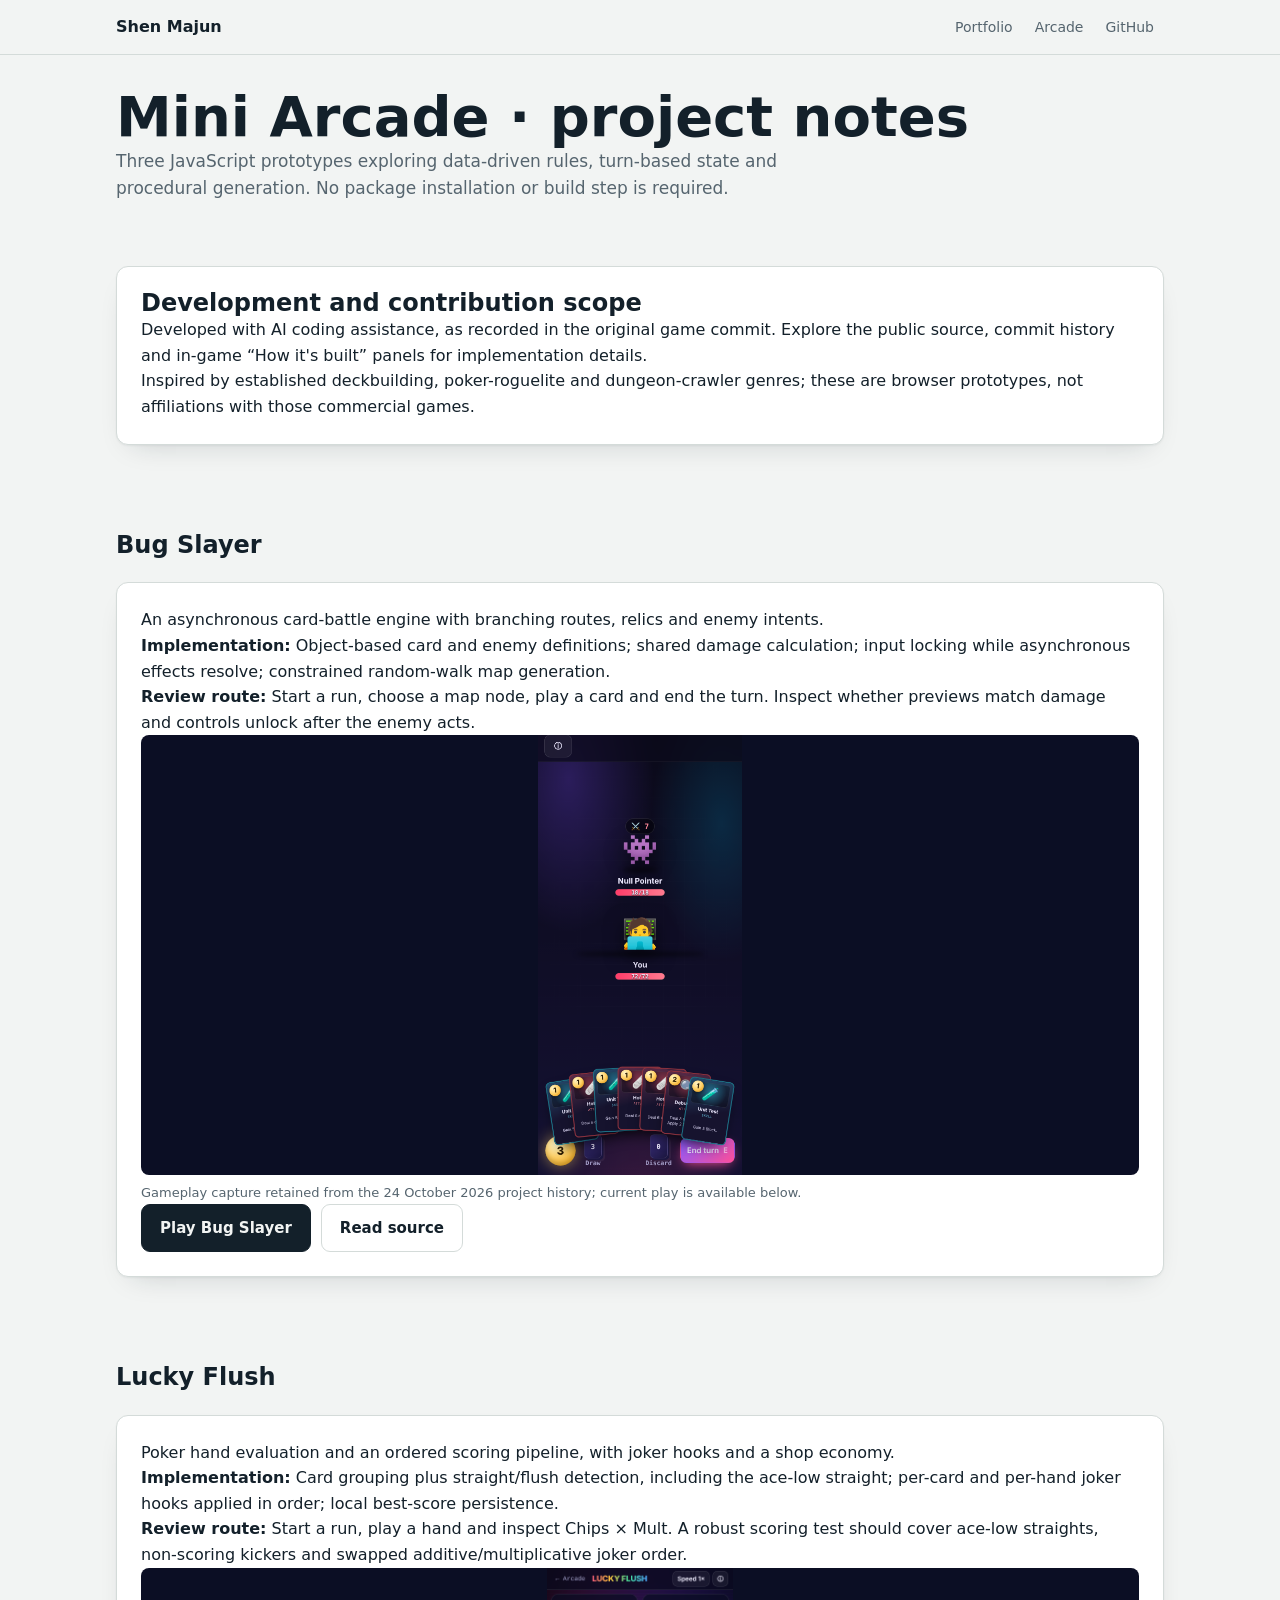
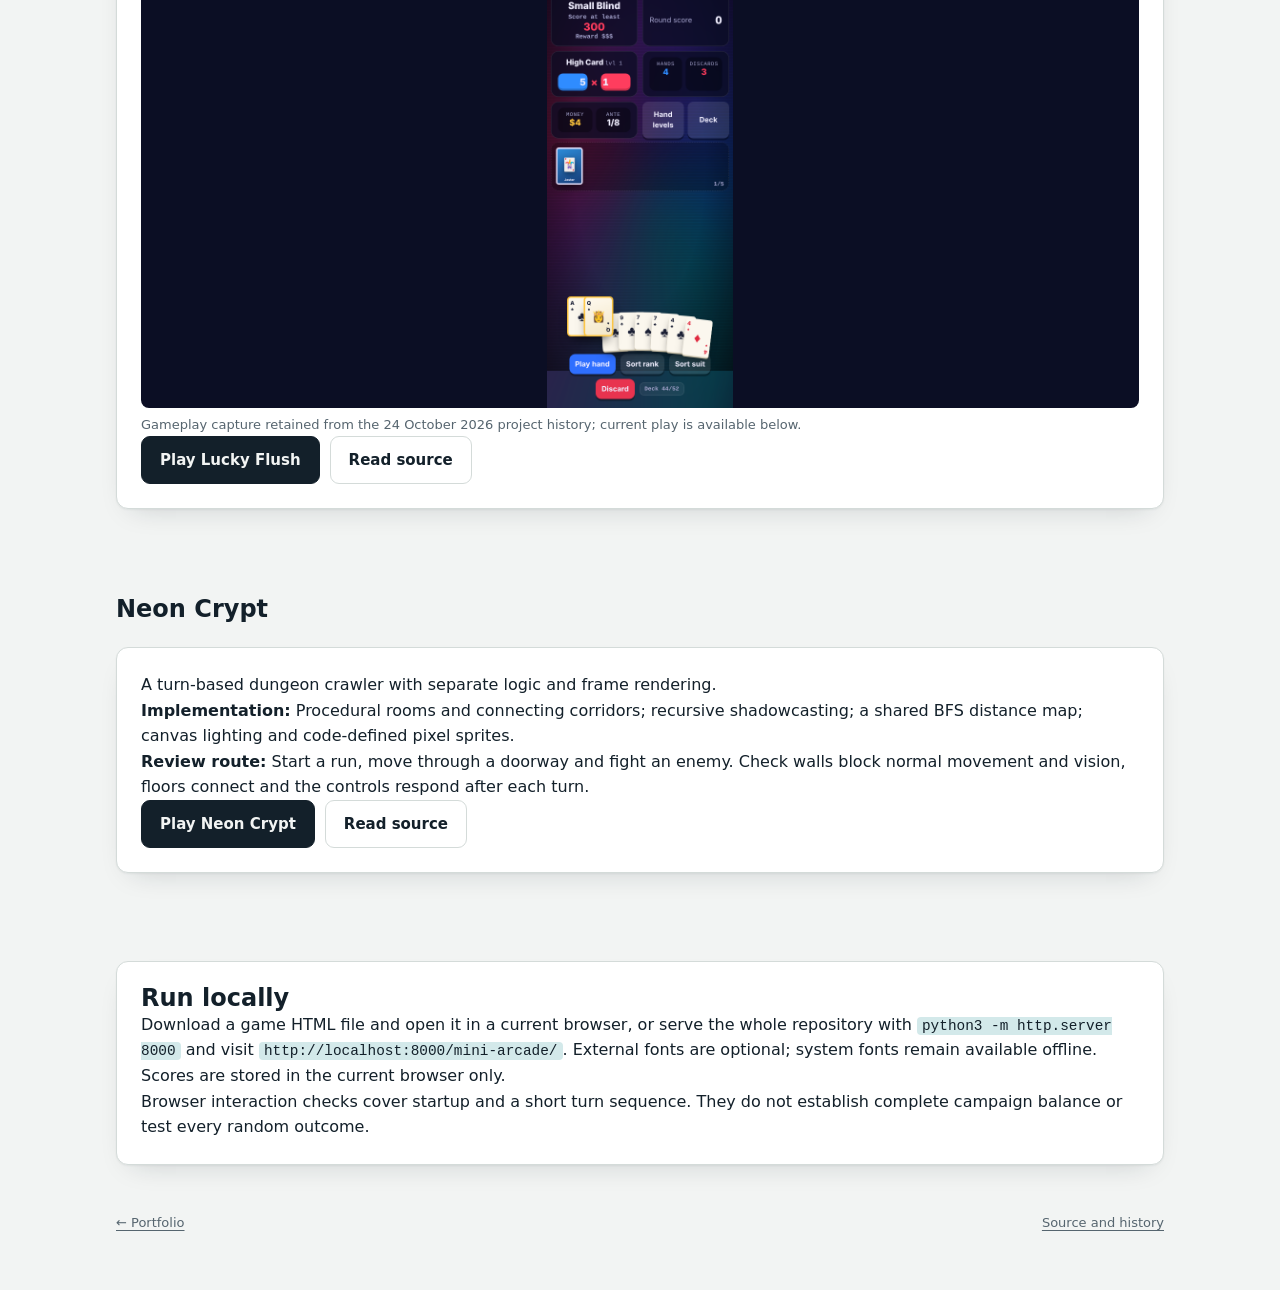
<file: mini-arcade/project-notes.html>
<!doctype html><html lang="en"><head><meta charset="utf-8"><meta name="viewport" content="width=device-width,initial-scale=1">
<title>Mini Arcade · project notes · Shen Majun</title><meta name="description" content="Project methods, contribution scope and public evidence for Shen Majun's portfolio.">
<link rel="stylesheet" href="/assets/style.css"><style>*{box-sizing:border-box}body{margin:0}main{padding-top:32px!important}h1{font-size:clamp(32px,6vw,56px)}.card{padding:24px}.sec{padding-bottom:24px}.nav-inner{flex-wrap:wrap}img{max-width:100%;height:auto;border-radius:8px}.preview{max-height:440px;object-fit:contain;background:#0b0e24;width:100%}</style></head>
<body><nav class="nav" aria-label="Site"><div class="nav-inner"><a class="mark" href="/">Shen Majun</a><div class="nav-links"><a href="/">Portfolio</a><a href="/mini-arcade/">Arcade</a><a href="https://github.com/respooner/respooner.github.io">GitHub</a></div></div></nav><main class="wrap"><h1>Mini Arcade · project notes</h1><p class="lede">Three JavaScript prototypes exploring data-driven rules, turn-based state and procedural generation. No package installation or build step is required.</p>
<section class="sec"><div class="card"><h2>Development and contribution scope</h2><p>Developed with AI coding assistance, as recorded in the original game commit. Explore the public source, commit history and in-game “How it's built” panels for implementation details.</p><p>Inspired by established deckbuilding, poker-roguelite and dungeon-crawler genres; these are browser prototypes, not affiliations with those commercial games.</p></div></section><section class="sec" id="bug-slayer"><h2>Bug Slayer</h2><div class="card"><p>An asynchronous card-battle engine with branching routes, relics and enemy intents.</p><p><strong>Implementation:</strong> Object-based card and enemy definitions; shared damage calculation; input locking while asynchronous effects resolve; constrained random-walk map generation.</p><p><strong>Review route:</strong> Start a run, choose a map node, play a card and end the turn. Inspect whether previews match damage and controls unlock after the enemy acts.</p><figure><img class="preview" src="/assets/previews/bug-slayer.png" alt="Bug Slayer mobile gameplay capture from 24 October 2026" loading="lazy"><figcaption class="caption">Gameplay capture retained from the 24 October 2026 project history; current play is available below.</figcaption></figure><div class="cta"><a class="btn primary" href="bug-slayer.html">Play Bug Slayer</a><a class="btn" href="https://github.com/respooner/respooner.github.io/blob/main/mini-arcade/bug-slayer.html">Read source</a></div></div></section><section class="sec" id="lucky-flush"><h2>Lucky Flush</h2><div class="card"><p>Poker hand evaluation and an ordered scoring pipeline, with joker hooks and a shop economy.</p><p><strong>Implementation:</strong> Card grouping plus straight/flush detection, including the ace-low straight; per-card and per-hand joker hooks applied in order; local best-score persistence.</p><p><strong>Review route:</strong> Start a run, play a hand and inspect Chips × Mult. A robust scoring test should cover ace-low straights, non-scoring kickers and swapped additive/multiplicative joker order.</p><figure><img class="preview" src="/assets/previews/lucky-flush.png" alt="Lucky Flush mobile gameplay capture from 24 October 2026" loading="lazy"><figcaption class="caption">Gameplay capture retained from the 24 October 2026 project history; current play is available below.</figcaption></figure><div class="cta"><a class="btn primary" href="lucky-flush.html">Play Lucky Flush</a><a class="btn" href="https://github.com/respooner/respooner.github.io/blob/main/mini-arcade/lucky-flush.html">Read source</a></div></div></section><section class="sec" id="neon-crypt"><h2>Neon Crypt</h2><div class="card"><p>A turn-based dungeon crawler with separate logic and frame rendering.</p><p><strong>Implementation:</strong> Procedural rooms and connecting corridors; recursive shadowcasting; a shared BFS distance map; canvas lighting and code-defined pixel sprites.</p><p><strong>Review route:</strong> Start a run, move through a doorway and fight an enemy. Check walls block normal movement and vision, floors connect and the controls respond after each turn.</p><div class="cta"><a class="btn primary" href="neon-crypt.html">Play Neon Crypt</a><a class="btn" href="https://github.com/respooner/respooner.github.io/blob/main/mini-arcade/neon-crypt.html">Read source</a></div></div></section><section class="sec"><div class="card"><h2>Run locally</h2><p>Download a game HTML file and open it in a current browser, or serve the whole repository with <code>python3 -m http.server 8000</code> and visit <code>http://localhost:8000/mini-arcade/</code>. External fonts are optional; system fonts remain available offline. Scores are stored in the current browser only.</p><p>Browser interaction checks cover startup and a short turn sequence. They do not establish complete campaign balance or test every random outcome.</p></div></section><footer class="foot"><a href="/">← Portfolio</a><a href="https://github.com/respooner/respooner.github.io">Source and history</a></footer></main></body></html>
</file>
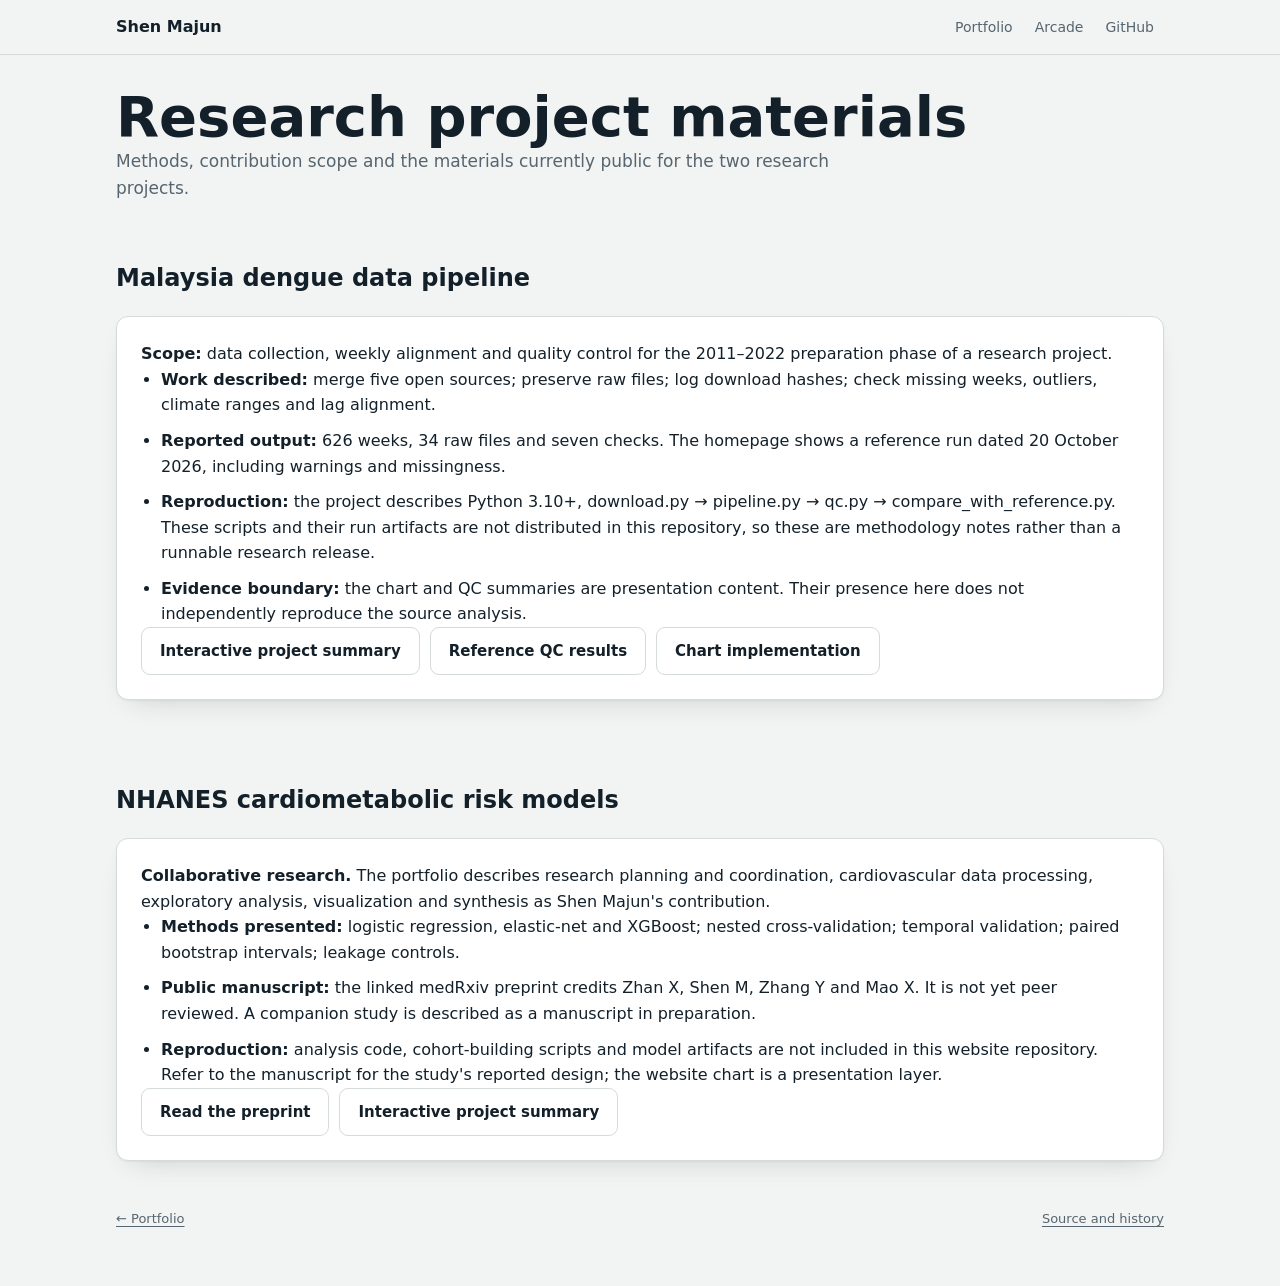
<file: projects/research.html>
<!doctype html><html lang="en"><head><meta charset="utf-8"><meta name="viewport" content="width=device-width,initial-scale=1">
<title>Research project materials · Shen Majun</title><meta name="description" content="Project methods, contribution scope and public evidence for Shen Majun's portfolio.">
<link rel="stylesheet" href="/assets/style.css"><style>*{box-sizing:border-box}body{margin:0}main{padding-top:32px!important}h1{font-size:clamp(32px,6vw,56px)}.card{padding:24px}.sec{padding-bottom:24px}.nav-inner{flex-wrap:wrap}img{max-width:100%;height:auto;border-radius:8px}.preview{max-height:440px;object-fit:contain;background:#0b0e24;width:100%}</style></head>
<body><nav class="nav" aria-label="Site"><div class="nav-inner"><a class="mark" href="/">Shen Majun</a><div class="nav-links"><a href="/">Portfolio</a><a href="/mini-arcade/">Arcade</a><a href="https://github.com/respooner/respooner.github.io">GitHub</a></div></div></nav><main class="wrap"><h1>Research project materials</h1>
<p class="lede">Methods, contribution scope and the materials currently public for the two research projects.</p>
<section class="sec" id="dengue"><h2>Malaysia dengue data pipeline</h2><div class="card">
<p><strong>Scope:</strong> data collection, weekly alignment and quality control for the 2011–2022 preparation phase of a research project.</p>
<ul class="evidence-list"><li><strong>Work described:</strong> merge five open sources; preserve raw files; log download hashes; check missing weeks, outliers, climate ranges and lag alignment.</li>
<li><strong>Reported output:</strong> 626 weeks, 34 raw files and seven checks. The homepage shows a reference run dated 20 October 2026, including warnings and missingness.</li>
<li><strong>Reproduction:</strong> the project describes Python 3.10+, download.py → pipeline.py → qc.py → compare_with_reference.py. These scripts and their run artifacts are not distributed in this repository, so these are methodology notes rather than a runnable research release.</li>
<li><strong>Evidence boundary:</strong> the chart and QC summaries are presentation content. Their presence here does not independently reproduce the source analysis.</li></ul>
<div class="cta"><a class="btn" href="/#pipeline">Interactive project summary</a><a class="btn" href="/#qc">Reference QC results</a><a class="btn" href="https://github.com/respooner/respooner.github.io/blob/main/assets/main.js">Chart implementation</a></div>
</div></section>
<section class="sec" id="nhanes"><h2>NHANES cardiometabolic risk models</h2><div class="card">
<p><strong>Collaborative research.</strong> The portfolio describes research planning and coordination, cardiovascular data processing, exploratory analysis, visualization and synthesis as Shen Majun's contribution.</p>
<ul class="evidence-list"><li><strong>Methods presented:</strong> logistic regression, elastic-net and XGBoost; nested cross-validation; temporal validation; paired bootstrap intervals; leakage controls.</li>
<li><strong>Public manuscript:</strong> the linked medRxiv preprint credits Zhan X, Shen M, Zhang Y and Mao X. It is not yet peer reviewed. A companion study is described as a manuscript in preparation.</li>
<li><strong>Reproduction:</strong> analysis code, cohort-building scripts and model artifacts are not included in this website repository. Refer to the manuscript for the study's reported design; the website chart is a presentation layer.</li></ul>
<div class="cta"><a class="btn" href="https://www.medrxiv.org/content/10.64898/2026.10.09.26365176v1">Read the preprint</a><a class="btn" href="/#models">Interactive project summary</a></div>
</div></section>
<footer class="foot"><a href="/">← Portfolio</a><a href="https://github.com/respooner/respooner.github.io">Source and history</a></footer></main></body></html>
</file>
<file: assets/style.css>
/* Layout: slim sticky nav; hero splits the thesis (left) from a live doorway-count simulation (right);
   projects then run in one 1080px column, each with a full-width interactive chart card. */
:root {
  --paper: #f2f4f3;
  --surface: #ffffff;
  --sunk: #e7ecea;
  --ink: #13202a;
  --muted: #56656f;
  --rule: #d4dbd9;
  --signal: #0b6e78;
  --signal-soft: #d3e9ea;
  --flag: #c2410c;
  --flag-soft: #f9e3d7;
  --band: #ebe4d4;
  --shadow: 0 1px 2px rgb(19 32 42 / .05), 0 12px 28px -16px rgb(19 32 42 / .22);
  --display: "Bricolage Grotesque", "Segoe UI", system-ui, sans-serif;
  --body: "IBM Plex Sans", "Segoe UI", system-ui, sans-serif;
  --mono: "IBM Plex Mono", ui-monospace, Consolas, monospace;
}
@media (prefers-color-scheme: dark) {
  :root:not([data-theme="light"]) {
    --paper: #0e1519; --surface: #151f25; --sunk: #1b272e; --ink: #e4ebed; --muted: #95a4ac; --rule: #26343d;
    --signal: #55c4ce; --signal-soft: #133a40; --flag: #f28a4c; --flag-soft: #3b2417; --band: #29281f;
    --shadow: 0 1px 2px rgb(0 0 0 / .3), 0 12px 28px -16px rgb(0 0 0 / .7);
    color-scheme: dark;
  }
}
:root[data-theme="dark"] {
  --paper: #0e1519; --surface: #151f25; --sunk: #1b272e; --ink: #e4ebed; --muted: #95a4ac; --rule: #26343d;
  --signal: #55c4ce; --signal-soft: #133a40; --flag: #f28a4c; --flag-soft: #3b2417; --band: #29281f;
  --shadow: 0 1px 2px rgb(0 0 0 / .3), 0 12px 28px -16px rgb(0 0 0 / .7);
  color-scheme: dark;
}

body { background: var(--paper); color: var(--ink); font: 400 16px/1.6 var(--body); -webkit-font-smoothing: antialiased; }
@media (prefers-reduced-motion: no-preference) { html { scroll-behavior: smooth; } }
h1, h2, h3 { font-family: var(--display); text-wrap: balance; margin: 0; line-height: 1.08; }
p, figure, dl, dd { margin: 0; }
a { color: inherit; }
button { font: inherit; color: inherit; }
:focus-visible { outline: 2px solid var(--signal); outline-offset: 2px; border-radius: 4px; }
.eyebrow { font: 500 12px/1.4 var(--mono); letter-spacing: .09em; text-transform: uppercase; color: var(--muted); }
.caption { font-size: 13px; color: var(--muted); }
.lede { max-width: 66ch; color: var(--muted); font-size: 17px; }
code { font: 400 .9em var(--mono); background: var(--signal-soft); color: var(--ink); padding: 1px 5px; border-radius: 4px; }

/* ---------- nav ---------- */
body::before { content: ""; position: fixed; inset: 0 0 auto; height: env(safe-area-inset-top, 0px); z-index: 30; background: var(--paper); }
.nav { position: sticky; top: env(safe-area-inset-top, 0px); z-index: 20; border-bottom: 1px solid var(--rule);
  background: color-mix(in srgb, var(--paper) 88%, transparent); backdrop-filter: saturate(1.4) blur(12px); -webkit-backdrop-filter: saturate(1.4) blur(12px); }
.nav-inner { max-width: 1080px; margin: 0 auto; display: flex; align-items: center; gap: 14px; padding-block: 10px;
  padding-left: max(16px, env(safe-area-inset-left, 0px)); padding-right: max(16px, env(safe-area-inset-right, 0px)); }
.mark { display: flex; align-items: center; gap: 10px; text-decoration: none; font: 700 16px/1 var(--display); white-space: nowrap; flex: none; }
.mark i { width: 28px; height: 28px; border-radius: 7px; background: var(--ink); color: var(--paper); display: grid; place-items: center; font: 500 11px/1 var(--mono); font-style: normal; letter-spacing: .04em; }
.nav-links { display: flex; gap: 2px; margin-left: auto; overflow-x: auto; scrollbar-width: none; min-width: 0; }
.nav-links::-webkit-scrollbar { display: none; }
.nav-links a { padding: 6px 10px; border-radius: 7px; font-size: 14px; color: var(--muted); text-decoration: none; white-space: nowrap; transition: color .15s, background .15s; }
.nav-links a:hover { color: var(--ink); background: var(--sunk); }
.nav-links a.active { color: var(--signal); background: var(--signal-soft); }
.icon-btn { flex: none; width: 36px; height: 36px; display: grid; place-items: center; padding: 0; border-radius: 8px; border: 1px solid var(--rule); background: var(--surface); cursor: pointer; transition: border-color .15s; }
.icon-btn:hover { border-color: var(--signal); }
@media (max-width: 600px) { .mark span { display: none; } }

/* ---------- page column ---------- */
.wrap { max-width: 1080px; margin: 0 auto; padding-block: 0 56px;
  padding-left: max(16px, env(safe-area-inset-left, 0px)); padding-right: max(16px, env(safe-area-inset-right, 0px)); }
.sec { display: grid; gap: 24px; padding-block: 64px 8px; scroll-margin-top: 64px; }
.sec-head { display: grid; gap: 10px; }
.sec-head h2 { font-size: clamp(28px, 4vw, 40px); font-weight: 700; letter-spacing: -.02em; max-width: 24ch; }
.card { background: var(--surface); border: 1px solid var(--rule); border-radius: 12px; box-shadow: var(--shadow); }

/* ---------- hero ---------- */
.hero { display: grid; grid-template-columns: minmax(0, 1.08fr) minmax(0, .92fr); gap: 48px; align-items: center; padding-block: 64px 40px; }
.hero-copy { display: grid; gap: 22px; min-width: 0; }
.hero h1 { font-size: clamp(42px, 6.4vw, 76px); font-weight: 800; letter-spacing: -.035em; line-height: .98; }
.hero h1 em { font-style: normal; color: var(--signal); }
.hero-text { font-size: 18px; max-width: 54ch; }
.target { display: inline-flex; gap: 10px; align-items: center; width: fit-content; max-width: 100%; font: 500 13px/1.4 var(--mono); padding: 8px 12px; border-radius: 8px; border: 1px solid var(--rule); background: var(--surface); }
.target i { width: 8px; height: 8px; border-radius: 50%; background: var(--signal); flex: none; }
.cta { display: flex; flex-wrap: wrap; gap: 10px; }
.btn { display: inline-flex; align-items: center; gap: 8px; padding: 11px 18px; border-radius: 9px; border: 1px solid var(--rule); background: var(--surface); font-weight: 600; font-size: 15px; text-decoration: none; cursor: pointer; transition: transform .15s, border-color .15s, background .15s; }
.btn:hover { border-color: var(--signal); transform: translateY(-1px); }
.btn.primary { background: var(--ink); color: var(--paper); border-color: var(--ink); }
.btn.primary:hover { background: var(--signal); border-color: var(--signal); }

.door { overflow: hidden; display: grid; min-width: 0; }
.door-head { display: flex; justify-content: space-between; align-items: center; gap: 10px; padding: 12px 16px; border-bottom: 1px solid var(--rule); font: 500 12px/1.4 var(--mono); letter-spacing: .06em; text-transform: uppercase; color: var(--muted); }
.live { display: inline-flex; align-items: center; gap: 8px; color: var(--ink); }
.live i { width: 8px; height: 8px; border-radius: 50%; background: var(--signal); box-shadow: 0 0 0 0 var(--signal); }
@media (prefers-reduced-motion: no-preference) { .live i { animation: pulse 2s infinite; } }
@keyframes pulse { 0% { box-shadow: 0 0 0 0 color-mix(in srgb, var(--signal) 60%, transparent); } 100% { box-shadow: 0 0 0 9px transparent; } }
.door-tag { padding: 2px 8px; border-radius: 99px; background: var(--sunk); }
#door { display: block; width: 100%; aspect-ratio: 4 / 3; max-width: 100%; background: var(--sunk); }
.door-stats { display: grid; grid-template-columns: repeat(3, minmax(0, 1fr)); border-top: 1px solid var(--rule); }
.door-stats div { padding: 12px 16px; display: grid; gap: 2px; border-right: 1px solid var(--rule); }
.door-stats div:last-child { border-right: 0; }
.door-stats span { font: 500 11px/1.3 var(--mono); letter-spacing: .07em; text-transform: uppercase; color: var(--muted); }
.door-stats b { font: 700 26px/1.1 var(--display); font-variant-numeric: tabular-nums; transition: color .3s; }
.door-stats b.bump { color: var(--signal); }
.door figcaption { padding: 0 16px 14px; font-size: 13px; color: var(--muted); }
@media (max-width: 880px) { .hero { grid-template-columns: 1fr; gap: 32px; padding-block: 40px 24px; } }

/* ---------- work index ---------- */
.work-grid { display: grid; grid-template-columns: repeat(auto-fit, minmax(300px, 1fr)); gap: 16px; }
.work-card { display: grid; gap: 10px; align-content: start; padding: 22px; text-decoration: none; transition: transform .2s, border-color .2s; min-width: 0; }
.work-card:hover { transform: translateY(-3px); border-color: var(--signal); }
.work-card .kind { font: 500 12px/1.4 var(--mono); letter-spacing: .06em; text-transform: uppercase; color: var(--signal); }
.work-card strong { font: 700 23px/1.15 var(--display); }
.work-card .desc { color: var(--muted); }
.work-card .stats { display: flex; flex-wrap: wrap; gap: 4px 16px; font-size: 14px; color: var(--muted); padding-top: 8px; border-top: 1px dashed var(--rule); }
.work-card .stats b { color: var(--ink); font: 700 17px var(--display); margin-right: 4px; }
.work-card .go { font-weight: 600; font-size: 14px; color: var(--signal); }
.work-card .go::after { content: " →"; display: inline-block; transition: transform .2s; }
.work-card:hover .go::after { transform: translateX(4px); }

/* ---------- tallies ---------- */
.tally { display: grid; grid-template-columns: repeat(auto-fit, minmax(150px, 1fr)); overflow: hidden; }
.tally div { padding: 16px 18px; display: grid; gap: 2px; border-right: 1px solid var(--rule); border-bottom: 1px solid var(--rule); margin: 0 -1px -1px 0; }
.tally b { font: 700 30px/1.1 var(--display); font-variant-numeric: tabular-nums; letter-spacing: -.01em; }
.tally span { font-size: 13px; color: var(--muted); }

/* ---------- chart cards ---------- */
.chart-card { padding: 18px 18px 14px; display: grid; grid-template-columns: minmax(0, 1fr); gap: 12px; min-width: 0; }
.sec > *, .chart-card > * { min-width: 0; }
.sec { grid-template-columns: minmax(0, 1fr); }
.card-head { display: flex; flex-wrap: wrap; justify-content: space-between; align-items: flex-start; gap: 12px 20px; }
.card-head h3 { font-size: 19px; font-weight: 700; }
.chips { display: flex; flex-wrap: wrap; gap: 6px; }
.chip { display: inline-flex; align-items: center; gap: 7px; padding: 6px 11px; border-radius: 99px; border: 1px solid var(--rule); background: var(--surface); font-size: 13px; cursor: pointer; transition: background .15s, border-color .15s, opacity .15s; }
.chip[aria-pressed="false"] { opacity: .55; }
.chip[aria-pressed="false"] .sw { filter: grayscale(1); }
.chip:hover { border-color: var(--signal); }
.sw { width: 12px; height: 12px; border-radius: 3px; display: inline-block; flex: none; }
.sw.line { background: var(--signal); }
.sw.band { background: var(--band); outline: 1px solid var(--rule); }
.sw.flag { background: var(--flag); border-radius: 50%; }
.sw.gap { border: 1.5px dashed var(--muted); }
.sw.mute { background: var(--muted); }
.chart-wrap { position: relative; }
.chart-scroll { overflow-x: auto; }
.chart-scroll svg { display: block; width: 100%; min-width: 640px; height: auto; touch-action: pan-y; }
.tip { position: absolute; z-index: 2; pointer-events: none; padding: 8px 10px; border-radius: 8px; background: var(--ink); color: var(--paper); font: 500 12px/1.45 var(--mono); white-space: nowrap; box-shadow: var(--shadow); transform: translate(-50%, calc(-100% - 12px)); }
.tip b { font-weight: 500; color: var(--signal-soft); }
.tip .t-flag { color: var(--flag-soft); }

.seg { display: inline-flex; gap: 2px; padding: 3px; border-radius: 9px; background: var(--sunk); }
.seg button { border: 0; background: transparent; padding: 6px 12px; border-radius: 7px; font-size: 13px; font-weight: 500; color: var(--muted); cursor: pointer; transition: background .15s, color .15s; }
.seg button[aria-pressed="true"] { background: var(--surface); color: var(--ink); box-shadow: var(--shadow); }

/* ---------- pipeline steps ---------- */
.flow { display: grid; grid-template-columns: repeat(4, minmax(0, 1fr)); gap: 10px; }
.step { position: relative; display: grid; gap: 4px; text-align: left; padding: 14px 16px; border-radius: 10px; border: 1px solid var(--rule); background: var(--surface); cursor: pointer; transition: border-color .15s, background .15s, transform .15s; }
.step:hover { border-color: var(--signal); transform: translateY(-1px); }
.step[aria-selected="true"] { border-color: var(--signal); background: var(--signal-soft); }
.step .n { font: 500 11px/1 var(--mono); color: var(--muted); }
.step .file { font: 500 14px/1.3 var(--mono); color: var(--signal); overflow-wrap: anywhere; }
.step .verb { font: 700 18px/1.2 var(--display); }
.step:not(:last-child)::after { content: ""; position: absolute; right: -9px; top: 50%; width: 8px; height: 2px; background: var(--rule); }
.step-panel { padding: 18px 20px; display: grid; gap: 8px; }
.step-panel h3 { font-size: 18px; }
.step-panel p { max-width: 72ch; }
@media (max-width: 720px) { .flow { grid-template-columns: repeat(2, minmax(0, 1fr)); } .step::after { display: none; } }

/* ---------- lists in two columns ---------- */
.cols { display: grid; grid-template-columns: repeat(auto-fit, minmax(290px, 1fr)); gap: 16px; }
.cols > .card { padding: 20px 22px; display: grid; gap: 10px; align-content: start; min-width: 0; }
.cols h3 { font-size: 18px; }
ul.ticks { list-style: none; margin: 0; padding: 0; display: grid; gap: 9px; }
ul.ticks li { position: relative; padding-left: 22px; }
ul.ticks li::before { content: ""; position: absolute; left: 2px; top: .62em; width: 9px; height: 5px; border-left: 2px solid var(--signal); border-bottom: 2px solid var(--signal); transform: rotate(-45deg); }

/* ---------- citation ---------- */
.cite { padding: 18px 20px; display: grid; gap: 6px; border-left: 3px solid var(--signal); }
.cite a { font: 700 18px/1.35 var(--display); text-decoration-color: var(--signal); text-underline-offset: 3px; }
.cite a:hover { color: var(--signal); }
.authors { font-size: 14px; color: var(--muted); }
.authors strong { color: var(--ink); }
.doi { font-family: var(--mono); user-select: all; overflow-wrap: anywhere; }
.role { max-width: 70ch; font-size: 17px; }
.role strong { color: var(--signal); }

/* ---------- QC accordion ---------- */
.qc { overflow: hidden; }
.qc details { border-bottom: 1px solid var(--rule); }
.qc details:last-child { border-bottom: 0; }
.qc summary { display: grid; grid-template-columns: 28px minmax(0, 13em) auto minmax(0, 1fr) 16px; gap: 14px; align-items: center; padding: 14px 18px; cursor: pointer; list-style: none; transition: background .15s; }
.qc summary::-webkit-details-marker { display: none; }
.qc summary:hover { background: var(--sunk); }
.qc .n { font: 500 13px var(--mono); color: var(--muted); }
.qc .name { font-weight: 600; }
.qc .sum { color: var(--muted); font-size: 14px; }
.qc .chev { width: 8px; height: 8px; border-right: 2px solid var(--muted); border-bottom: 2px solid var(--muted); transform: rotate(45deg); transition: transform .2s; justify-self: end; }
.qc details[open] .chev { transform: rotate(225deg); }
.qc .more { padding: 0 18px 16px 60px; font-size: 14px; color: var(--muted); display: grid; gap: 6px; }
.qc .more ul { margin: 0; padding-left: 18px; font-family: var(--mono); font-size: 13px; }
.pill { font: 500 12px/1 var(--mono); padding: 5px 9px; border-radius: 99px; white-space: nowrap; }
.pass { background: var(--signal-soft); color: var(--signal); }
.warn { background: var(--flag-soft); color: var(--flag); }
@media (max-width: 720px) {
  .qc summary { grid-template-columns: 22px minmax(0, 1fr) auto 14px; }
  .qc .sum { grid-column: 2 / -1; grid-row: 2; }
  .qc .more { padding-left: 18px; }
}

/* ---------- fit pairs ---------- */
.fit { overflow: hidden; }
.fit-head, .fit-row { display: grid; grid-template-columns: minmax(0, 1fr) 40px minmax(0, 1fr); gap: 8px; align-items: center; padding: 13px 18px; }
.fit-head { font: 500 12px/1.4 var(--mono); letter-spacing: .07em; text-transform: uppercase; color: var(--muted); border-bottom: 1px solid var(--rule); }
.fit-row { border-bottom: 1px solid var(--rule); transition: background .15s; }
.fit-row:last-child { border-bottom: 0; }
.fit-row:hover { background: var(--signal-soft); }
.fit-row .arrow { color: var(--signal); font: 500 16px var(--mono); text-align: center; transition: transform .2s; }
.fit-row:hover .arrow { transform: translateX(4px); }
.fit-row .them { color: var(--muted); }
.fit-row:hover .them { color: var(--ink); }
@media (max-width: 640px) {
  .fit-head { display: none; }
  .fit-row { grid-template-columns: 1fr; gap: 4px; }
  .fit-row .arrow { text-align: left; transform: rotate(90deg); width: fit-content; }
  .fit-row:hover .arrow { transform: rotate(90deg); }
}

/* ---------- toolkit ---------- */
.skill-groups { display: grid; }
.skill-groups > div { display: grid; grid-template-columns: 210px minmax(0, 1fr); gap: 10px 20px; padding: 16px 20px; border-bottom: 1px solid var(--rule); }
.skill-groups > div:last-child { border-bottom: 0; }
.skill-groups dt { font: 500 12px/1.4 var(--mono); letter-spacing: .07em; text-transform: uppercase; color: var(--muted); padding-top: 7px; }
.skills { display: flex; flex-wrap: wrap; gap: 8px; }
.skill { position: relative; display: inline-flex; align-items: center; gap: 7px; padding: 5px 11px; border-radius: 7px; border: 1px solid var(--rule); background: var(--paper); font-size: 14px; }
.skill[data-used] { border-color: color-mix(in srgb, var(--signal) 45%, var(--rule)); cursor: help; }
.skill[data-used]::before { content: ""; width: 6px; height: 6px; border-radius: 50%; background: var(--signal); }
.skill[data-used]::after { content: attr(data-used); position: absolute; left: 50%; bottom: calc(100% + 8px); transform: translate(-50%, 4px); padding: 6px 9px; border-radius: 7px; background: var(--ink); color: var(--paper); font: 500 12px/1.3 var(--mono); white-space: nowrap; opacity: 0; pointer-events: none; transition: opacity .15s, transform .15s; z-index: 3; }
.skill[data-used]:hover::after, .skill[data-used]:focus-visible::after { opacity: 1; transform: translate(-50%, 0); }
.legend-note { display: flex; align-items: center; gap: 8px; font-size: 13px; color: var(--muted); }
.legend-note i { width: 6px; height: 6px; border-radius: 50%; background: var(--signal); }
@media (max-width: 640px) { .skill-groups > div { grid-template-columns: 1fr; } .skill-groups dt { padding-top: 0; } }

.docs { list-style: none; margin: 0; padding: 0; display: grid; grid-template-columns: repeat(auto-fit, minmax(200px, 1fr)); gap: 8px 20px; }
.docs li { display: flex; gap: 10px; }
.docs b { font: 500 13px/1.7 var(--mono); color: var(--signal); }

/* ---------- contact ---------- */
.contact { margin-top: 72px; padding: clamp(24px, 4vw, 40px); display: grid; grid-template-columns: minmax(0, 1fr) auto; gap: 24px; align-items: end; background: var(--ink); color: var(--paper); border-radius: 16px; scroll-margin-top: 64px; }
.contact .eyebrow { color: color-mix(in srgb, var(--paper) 65%, transparent); }
.contact h2 { font-size: clamp(28px, 4vw, 44px); font-weight: 800; letter-spacing: -.02em; margin-top: 8px; }
.contact .email { font: 500 clamp(16px, 2.2vw, 20px)/1.4 var(--mono); margin-top: 12px; user-select: all; overflow-wrap: anywhere; }
.contact .cta .btn { background: transparent; color: var(--paper); border-color: color-mix(in srgb, var(--paper) 35%, transparent); }
.contact .cta .btn.primary { background: var(--paper); color: var(--ink); border-color: var(--paper); }
.contact .cta .btn:hover { border-color: var(--paper); }
@media (max-width: 720px) { .contact { grid-template-columns: 1fr; } }
.foot { padding-top: 24px; display: flex; flex-wrap: wrap; justify-content: space-between; gap: 8px 20px; font-size: 13px; color: var(--muted); }

/* Portfolio links and project evidence. */
.evidence { display: grid; gap: 12px; padding: 22px; }
.work-grid .work-card:last-child:nth-child(odd) { grid-column: 1 / -1; }
.foot a { text-underline-offset: 3px; }
.evidence-list { padding-left: 20px; margin: 0; }
.evidence-list li + li { margin-top: 10px; }
.project-links { display: flex; flex-wrap: wrap; gap: 12px; }
.project-links a { color: var(--signal); font-weight: 600; text-underline-offset: 3px; }
</file>
